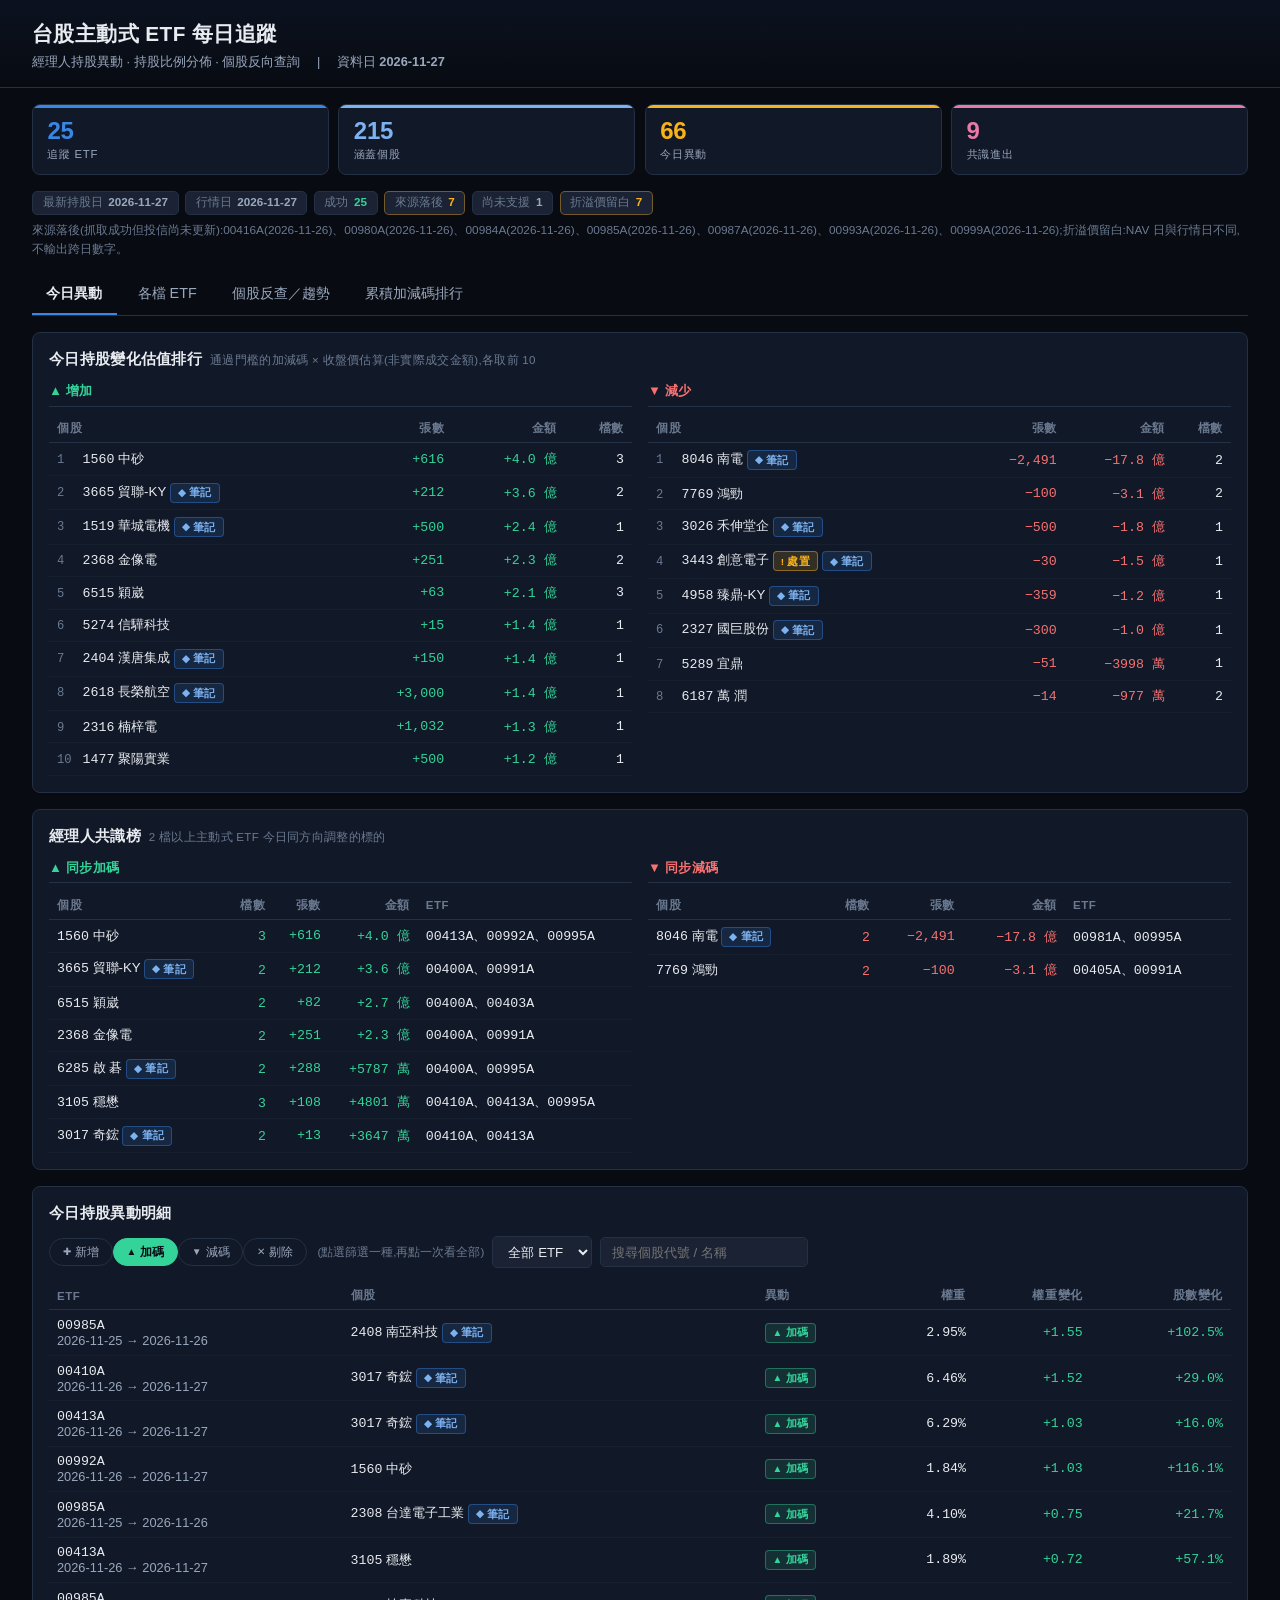
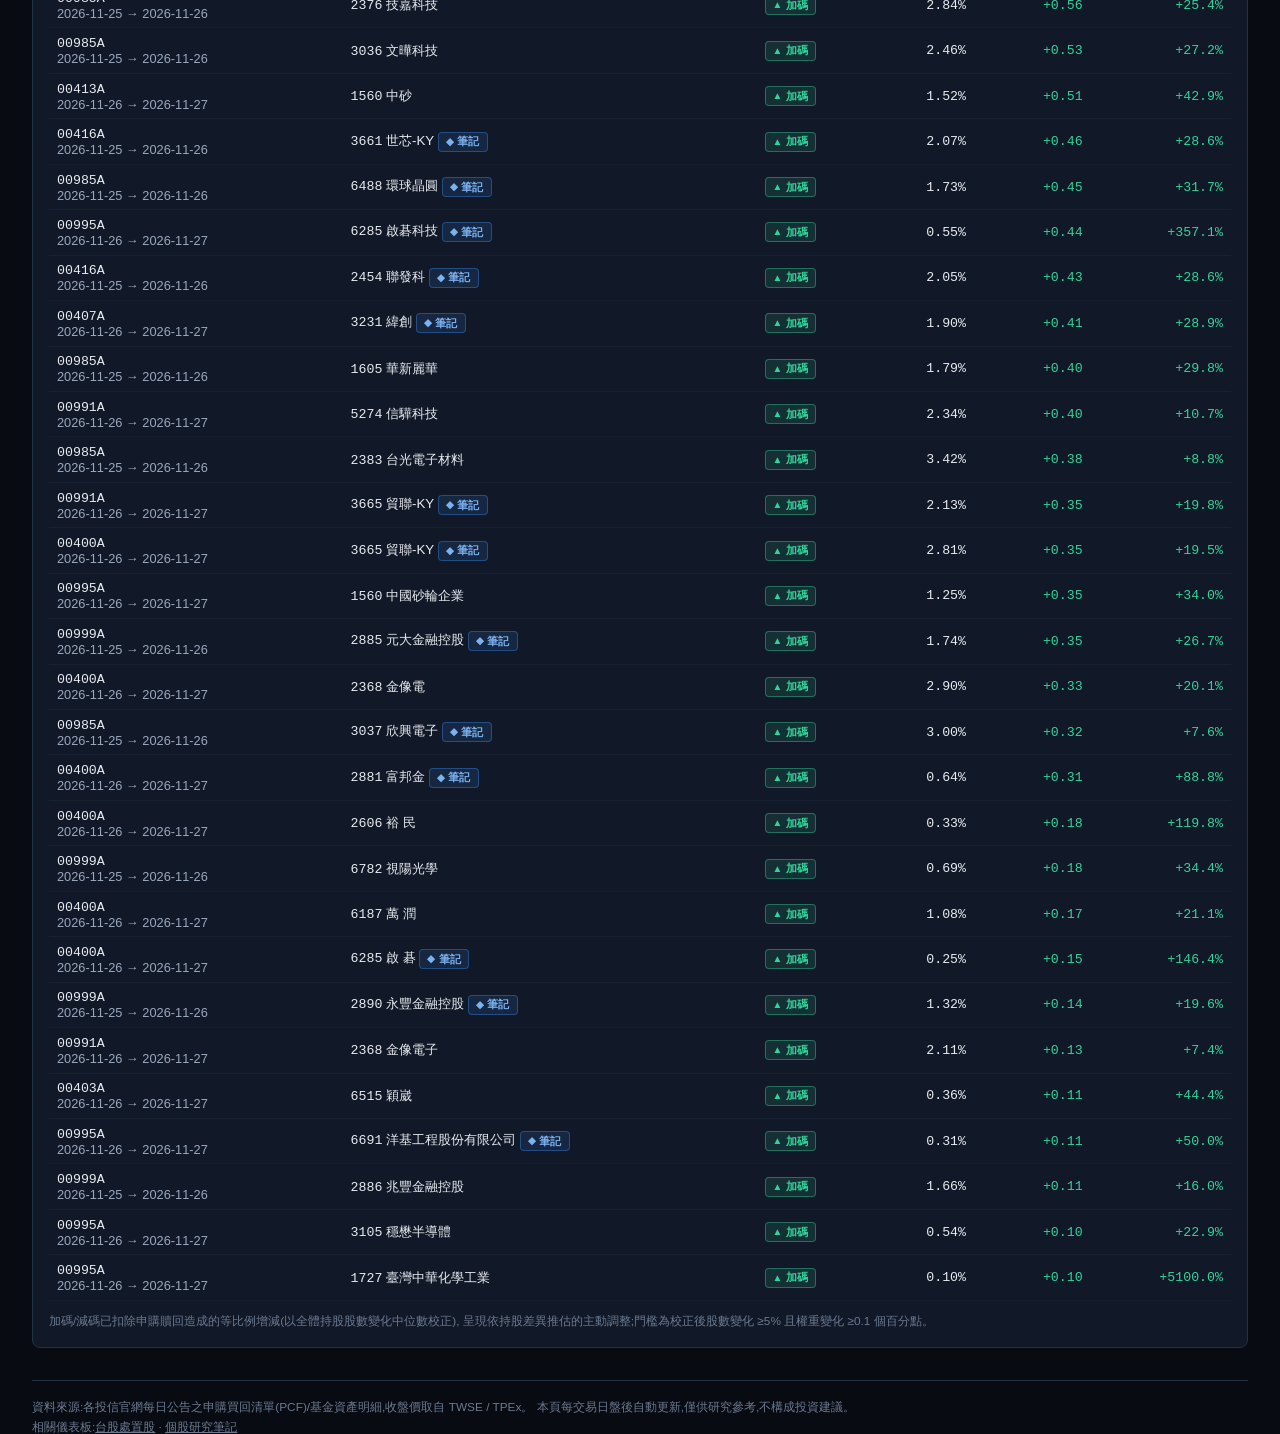
<file: index.html>
<!DOCTYPE html>
<html lang="zh-Hant">
<head>
<meta charset="utf-8">
<meta name="viewport" content="width=device-width,initial-scale=1">
<meta name="build-id" content="1b9329b409ff">
<title>台股主動式ETF追蹤 | Updated 2026-11-27</title>
<!-- AUTO:DATE:2026-11-27 -->
<style>
*,*::before,*::after{box-sizing:border-box}
body{margin:0;background:var(--bg);color:var(--ink);
  font-family:'Inter','Noto Sans TC',sans-serif;font-feature-settings:"tnum" 1}
/* 配色以 dataviz 六項檢查實算過(OKLab ΔE、Machado CVD 模擬、WCAG 對比),
   面板色 #111827 為基準,不是憑眼睛挑的:
   - 三個重點色 blue/amber/magenta 全對(all-pairs CVD ΔE 13.2、常色視覺 19.3)
   - 藍色 sequential ramp 只用對比 >=3:1 的 100-500 階(550 以下在深色面板看不見)
   - 綠↔紅 deutan ΔE 僅 6.5(紅綠色盲的典型弱點),故四種異動 pill 一律配
     ▲▼✚✕ 字符 + 文字,色相絕不單獨承載方向 */
:root{--bg:#080b12;--panel:#111827;--panel-2:#1a2233;--line:#243044;
  --ink:#e8ebf0;--ink-dim:#9aa8bd;--ink-mute:#6b7a91;
  /* 狀態色:綠漲紅跌(站內慣例) */
  --up:#34d399;--up-deep:#059669;--down:#f87171;--down-deep:#dc2626;
  /* 三個重點色 */
  --blue:#3987e5;--blue-lt:#7cb2f0;--amber:#fab219;--magenta:#e879a8;
  /* 權重 bar 的 sequential 藍階(低→高) */
  --seq-lo:#256abf;--seq-hi:#9ec5f4}
a{color:inherit}
.mono{font-family:'JetBrains Mono','SF Mono',ui-monospace,monospace}
.wrap{max-width:78rem;margin:0 auto;padding:0 1rem}
header{border-bottom:1px solid var(--line);padding:1.25rem 0 1rem;
  background:linear-gradient(180deg,rgba(59,130,246,.06),transparent)}
h1{margin:0;font-size:1.3rem;letter-spacing:.02em}
.sub{color:var(--ink-dim);font-size:.8rem;margin-top:.35rem}
/* 固定 4 欄:auto-fit 在中等寬度會排成 3+1 落單 */
.kpis{display:grid;grid-template-columns:repeat(4,1fr);gap:.6rem;margin:1rem 0}
@media(max-width:640px){.kpis{grid-template-columns:repeat(2,1fr)}}
/* 每塊各自的重點色只上在頂條與數字;標籤文字一律用 ink token 不染色。
   四塊的識別靠文字標籤,顏色是強調不是識別通道——所以不受類別色 CVD 門檻約束,
   但仍只用實算通過的三個重點色(藍/琥珀/洋紅),避免與漲跌綠紅混淆。 */
.kpi{position:relative;background:var(--panel);border:1px solid var(--line);
  border-radius:8px;padding:.8rem .9rem .75rem;overflow:hidden}
.kpi::before{content:'';position:absolute;inset:0 0 auto 0;height:3px;
  background:var(--accent,var(--blue))}
.kpi .n{font-size:1.5rem;font-weight:700;color:var(--accent,var(--ink));
  line-height:1.15;letter-spacing:-.01em}
.kpi .l{color:var(--ink-dim);font-size:.71rem;letter-spacing:.06em;margin-top:.1rem}
.k-etf{--accent:var(--blue)}
.k-stock{--accent:var(--blue-lt)}
.k-move{--accent:var(--amber)}
.k-cons{--accent:var(--magenta)}
/* 今日無異動時不該用亮色喊「0」——沒事發生就該安靜下來 */
.kpi.zero .n{color:var(--ink-mute)}
.kpi.zero::before{background:var(--line)}
nav{display:flex;gap:.4rem;margin:1rem 0;border-bottom:1px solid var(--line);flex-wrap:wrap}
nav button{background:none;border:none;color:var(--ink-dim);padding:.6rem .9rem;
  font:inherit;font-size:.9rem;cursor:pointer;border-bottom:2px solid transparent}
nav button.on{color:var(--ink);border-bottom-color:var(--blue);font-weight:600}
.panel{background:var(--panel);border:1px solid var(--line);border-radius:8px;
  padding:1rem;margin-bottom:1rem}
.panel h2{margin:0 0 .75rem;font-size:.95rem;letter-spacing:.02em}
.panel h2 .hint{color:var(--ink-mute);font-size:.72rem;font-weight:400;margin-left:.5rem}
table{width:100%;border-collapse:collapse;font-size:.83rem}
th{text-align:left;color:var(--ink-mute);font-weight:600;font-size:.72rem;
  letter-spacing:.05em;padding:.4rem .5rem;border-bottom:1px solid var(--line);
  white-space:nowrap}
td{padding:.42rem .5rem;border-bottom:1px solid rgba(31,41,55,.5);white-space:nowrap}
tr:hover td{background:rgba(148,163,184,.04)}
.num{text-align:right}
.up{color:var(--up)}.down{color:var(--down)}
.pill{display:inline-flex;align-items:center;gap:3px;padding:1.5px 7px;font-size:.69rem;
  font-weight:600;border-radius:4px;letter-spacing:.03em;white-space:nowrap}
.pill .g{font-size:.62rem;line-height:1}
/* 方向用色相(綠漲紅跌)、強度用實心/淡底:進出場實心,加減碼淡底。
   色相對紅綠色盲不可靠,所以 ▲▼✚✕ 字符是必要的第二通道,不是裝飾。 */
.p-add{background:var(--up-deep);color:#eafff6;border:1px solid var(--up)}
.p-inc{background:rgba(52,211,153,.13);color:var(--up);border:1px solid rgba(52,211,153,.4)}
.p-rem{background:var(--down-deep);color:#fff1f1;border:1px solid var(--down)}
.p-dec{background:rgba(248,113,113,.13);color:var(--down);border:1px solid rgba(248,113,113,.4)}
.p-dispo{background:rgba(250,178,25,.15);color:var(--amber);border:1px solid rgba(250,178,25,.45)}
.p-stale{background:rgba(250,178,25,.12);color:var(--amber);border:1px solid rgba(250,178,25,.3)}
.p-note{background:rgba(57,135,229,.14);color:var(--blue-lt);border:1px solid rgba(57,135,229,.4)}
.p-gray{background:rgba(154,168,189,.1);color:var(--ink-dim);border:1px solid rgba(154,168,189,.22)}
.controls{display:flex;gap:.5rem;flex-wrap:wrap;align-items:center;margin-bottom:.85rem}
input,select{background:var(--panel-2);border:1px solid var(--line);color:var(--ink);
  border-radius:5px;padding:.4rem .7rem;font:inherit;font-size:.83rem}
/* 中文 placeholder 用 size 屬性算出來的寬度會不夠(size 以英數字寬為準),
   一律改用 min-width,否則「搜尋個股代號/名稱」會貼齊邊框甚至被裁掉。 */
#evQ{min-width:13rem}
#lookupQ{min-width:22rem}
@media(max-width:640px){#evQ,#lookupQ{min-width:100%}}
input:focus,select:focus{outline:none;border-color:var(--blue)}
/* 篩選 chip 是「單選」:點另一個就換過去,再點同一個取消回到全部。
   選取態要一眼看得出來,故未選為描邊、選取為實心底色,並各自帶事件類型的顏色
   (新增/加碼綠、減碼/剔除紅),與異動 pill 同一套視覺語言。 */
.chip{background:transparent;border:1px solid var(--line);color:var(--ink-dim);
  border-radius:99px;padding:.28rem .8rem;font-size:.76rem;cursor:pointer;
  display:inline-flex;align-items:center;gap:4px;user-select:none;
  transition:background .12s,color .12s,border-color .12s}
.chip .g{font-size:.62rem;line-height:1}
.chip:hover{border-color:var(--c,var(--blue));color:var(--ink)}
.chip.on{background:var(--c,var(--blue));border-color:var(--c,var(--blue));
  color:#0a0e17;font-weight:700}
.chip[data-t="ADD"],.chip[data-t="INCREASE"]{--c:var(--up)}
.chip[data-t="REMOVE"],.chip[data-t="DECREASE"]{--c:var(--down)}
.chip-hint{color:var(--ink-mute);font-size:.72rem;margin-left:.15rem}
/* 視覺隱藏但螢幕閱讀器讀得到:只用 placeholder 沒有真正的 label,輸入後
   placeholder 消失,使用者(尤其螢幕閱讀器)無法得知欄位用途或已填的內容 */
.sr-only{position:absolute;width:1px;height:1px;padding:0;margin:-1px;
  overflow:hidden;clip:rect(0,0,0,0);white-space:nowrap;border:0}
/* 資料健康列:status=ok 只代表抓取成功,不代表資料最新,必須讓人看得出差別 */
.health{display:flex;flex-wrap:wrap;gap:.4rem;margin:.2rem 0 .1rem}
.hb{background:var(--panel-2);border:1px solid var(--line);border-radius:5px;
  padding:.22rem .6rem;font-size:.73rem;color:var(--ink-mute)}
.hb b{color:var(--ink-dim);font-weight:700;margin-left:.15rem}
.hb.ok b{color:var(--up)}
.hb.warn{border-color:rgba(250,178,25,.4)}.hb.warn b{color:var(--amber)}
/* 排行名次:併在個股欄前面,不另闢一欄 */
.rank{display:inline-block;min-width:1.6rem;color:var(--ink-mute);font-size:.76rem}
/* 加碼/減碼左右並置。手機一欄寬度不夠放兩張表,改上下堆疊。 */
.cols{display:grid;grid-template-columns:1fr 1fr;gap:1rem}
@media(max-width:860px){.cols{grid-template-columns:1fr;gap:1.2rem}}
.colh{margin:0 0 .5rem;font-size:.82rem;font-weight:700;letter-spacing:.02em;
  padding-bottom:.35rem;border-bottom:1px solid var(--line)}
.colh.up{color:var(--up)}.colh.down{color:var(--down)}
.etf-grid{display:grid;grid-template-columns:repeat(auto-fill,minmax(340px,1fr));gap:.85rem}
.etf-card{background:var(--panel);border:1px solid var(--line);border-radius:8px;padding:.9rem}
.etf-card h3{margin:0 0 .15rem;font-size:.92rem}
.etf-meta{display:grid;grid-template-columns:repeat(2,1fr);gap:.3rem .8rem;
  margin:.6rem 0;font-size:.76rem;color:var(--ink-dim)}
.etf-meta b{color:var(--ink);font-weight:600}
.bar-row{display:flex;align-items:center;gap:.5rem;margin:.22rem 0;font-size:.76rem}
.bar-row .nm{width:5.5rem;overflow:hidden;text-overflow:ellipsis;white-space:nowrap}
.bar-track{flex:1;height:10px;background:rgba(154,168,189,.09);border-radius:2px;
  overflow:hidden;position:relative}
/* span 預設 display:inline,寬高與背景都不會生效,必須 block。
   顏色是 sequential(權重越大越亮),不是按名次配色——名次配色會讓同一檔股票
   在不同 ETF 卡片上換色。資料端末圓角 4px 是 dataviz 的 mark spec。 */
.bar-fill{display:block;height:100%;border-radius:0 4px 4px 0;
  background:var(--c,var(--blue))}
/* 今日有異動的持股,在 bar 末端加一道方向色記號(色相+位置雙通道) */
.bar-row.moved .bar-track::after{content:'';position:absolute;top:0;bottom:0;right:0;
  width:3px;background:var(--mv)}
.bar-row.up{--mv:var(--up)}.bar-row.down{--mv:var(--down)}
.bar-row .pc{width:3.2rem;text-align:right;color:var(--ink-dim)}
.bar-row.moved .pc{color:var(--mv);font-weight:600}
details summary{cursor:pointer;color:var(--ink-dim);font-size:.78rem;margin-top:.6rem}
.empty{color:var(--ink-mute);font-size:.83rem;padding:1rem 0;text-align:center}
.note{color:var(--ink-mute);font-size:.74rem;line-height:1.6}
footer{border-top:1px solid var(--line);margin-top:2rem;padding:1rem 0 2rem;
  color:var(--ink-mute);font-size:.74rem;line-height:1.7}
.visits{display:flex;justify-content:center;gap:1.2rem;margin-top:1rem;
  padding-top:.9rem;border-top:1px solid var(--line);
  font-family:'JetBrains Mono','SF Mono',ui-monospace,monospace;
  font-size:.72rem;color:var(--ink-mute)}
.visits b{color:var(--ink-dim);font-weight:700}
.scroll{overflow-x:auto}
@media(max-width:640px){.etf-grid{grid-template-columns:1fr}}

/* ---------- 手機版:.rt 的表格轉成卡片 ----------
   窄螢幕下橫向捲動的表格很難用:關鍵欄位(張數/金額)被推到畫面外,而且只要有
   一欄會換行(例如共識榜的 ETF 清單),整列就被撐得極高、中間全是空白。
   這裡把每一列改成一張卡片,欄位標籤取自 td 的 data-l,一份 HTML 兩種版型。 */
@media(max-width:640px){
  .rt{overflow-x:visible}
  .rt table,.rt tbody,.rt tr,.rt td{display:block;width:auto}
  .rt thead{display:none}
  .rt tr{border:1px solid var(--line);border-radius:8px;
    padding:.6rem .7rem;margin-bottom:.5rem;background:var(--panel-2)}
  .rt tr:hover td{background:none}
  .rt td{border:0;padding:.2rem 0;white-space:normal;text-align:left;
    display:flex;justify-content:space-between;align-items:center;gap:.9rem}
  .rt td::before{content:attr(data-l);color:var(--ink-mute);font-size:.72rem;
    flex:none}
  /* 第一欄(個股或 ETF)當卡片標題:不顯示標籤、獨佔一行 */
  .rt td:first-child{display:block;font-size:.92rem;font-weight:600;
    padding-bottom:.4rem;margin-bottom:.35rem;border-bottom:1px solid var(--line)}
  .rt td:first-child::before{content:none}
  .rt td.num.mono:not(:first-child){font-variant-numeric:tabular-nums}
  /* 值為「—」的欄位在卡片上只是雜訊(個股反查每張卡都會多一行空的近期異動) */
  .rt td.na{display:none}
  /* ETF 清單是多個 span + 頓號,在 flex + space-between 下每個都成了獨立項目,
     會被平均拉開。改成標籤獨立一行、代號在下方自然靠左排。 */
  .rt td.etflist{display:block}
  .rt td.etflist::before{display:block;margin-bottom:.25rem}
}

/* Extend the existing research dashboard: amber cumulative line, blue holdings,
   explicit signed green/red flows; no extra fonts or network dependencies. */
.trend-controls{display:flex;align-items:center;gap:.6rem;flex-wrap:wrap;margin-bottom:.7rem}
.trend-controls label{color:var(--ink-dim);font-size:.8rem}
.trend-controls button,.trend-link{font:inherit;color:var(--blue-lt);background:transparent;border:1px solid var(--line);border-radius:5px;padding:.35rem .6rem;cursor:pointer}
.trend-controls button:hover,.trend-link:hover{background:var(--panel-2);border-color:var(--blue)}
button:focus-visible,.trend-point:focus-visible{outline:2px solid var(--amber);outline-offset:3px}
.trend-point{cursor:crosshair}.trend-point:focus{stroke:var(--amber);stroke-width:1}
.trend-chart{display:block;width:100%;height:auto;min-height:150px;overflow:visible}
.trend-chart text{fill:var(--ink-dim);font-size:12px;font-family:inherit}
.trend-grid{stroke:var(--line);stroke-width:1}
.trend-metrics{display:grid;grid-template-columns:repeat(4,minmax(0,1fr));gap:1rem;border-block:1px solid var(--line);padding:.9rem 0;margin:.7rem 0}
.trend-metrics span{display:block;color:var(--ink-dim);font-size:.76rem;margin-bottom:.35rem}
.trend-metrics strong{font-size:1.15rem;font-variant-numeric:tabular-nums}.trend-metrics small{margin-left:.3rem;color:var(--ink-dim)}
.trend-figure{margin:1rem 0 1.4rem}.trend-figure figcaption{font-size:.83rem;color:var(--ink-dim);margin-bottom:.3rem}
#trendCoverage{border-left:3px solid var(--amber);padding:.5rem .8rem;background:var(--panel-2);color:var(--ink-dim)}
#trendCandidates{display:flex;flex-wrap:wrap;gap:.3rem;margin:.4rem 0}
#trendPanel h3{font-size:.9rem}#trendRankNote{margin-bottom:.8rem;color:var(--ink-dim)}
[hidden]{display:none!important}
@media(max-width:640px){.trend-metrics{grid-template-columns:repeat(2,minmax(0,1fr));gap:.8rem}.trend-controls input{width:100%;min-width:0}.trend-chart{min-height:130px}.trend-metrics strong{font-size:1rem}.trend-controls{align-items:stretch}.trend-controls label{width:100%}}
@media(prefers-reduced-motion:reduce){*{scroll-behavior:auto!important;transition:none!important}}
</style>
</head>
<body>
<header><div class="wrap">
  <h1>台股主動式 ETF 每日追蹤</h1>
  <div class="sub">經理人持股異動 · 持股比例分佈 · 個股反向查詢 　|　 資料日 <b>2026-11-27</b></div>
</div></header>

<div class="wrap">
  <div class="kpis">
    <div class="kpi k-etf"><div class="n">25</div><div class="l">追蹤 ETF</div></div>
    <div class="kpi k-stock"><div class="n">215</div><div class="l">涵蓋個股</div></div>
    <div class="kpi k-move"><div class="n">66</div><div class="l">今日異動</div></div>
    <div class="kpi k-cons"><div class="n">9</div><div class="l">共識進出</div></div>
  </div>
  <div class="health"><span class="hb">最新持股日 <b>2026-11-27</b></span><span class="hb">行情日 <b>2026-11-27</b></span><span class="hb ok">成功 <b>25</b></span><span class="hb warn">來源落後 <b>7</b></span><span class="hb">尚未支援 <b>1</b></span><span class="hb warn">折溢價留白 <b>7</b></span></div><div class="note" style="margin-top:.4rem">來源落後(抓取成功但投信尚未更新):00416A(2026-11-26)、00980A(2026-11-26)、00984A(2026-11-26)、00985A(2026-11-26)、00987A(2026-11-26)、00993A(2026-11-26)、00999A(2026-11-26);折溢價留白:NAV 日與行情日不同,不輸出跨日數字。</div>

  <nav>
    <button class="on">今日異動</button>
    <button>各檔 ETF</button>
    <button>個股反查／趨勢</button>
    <button>累積加減碼排行</button>
  </nav>

  <section>
    <div class="panel">
      <h2>今日持股變化估值排行<span class="hint">通過門檻的加減碼 × 收盤價估算(非實際成交金額),各取前 10</span></h2>
      <div class="cols">
        <div><h3 class="colh up">▲ 增加</h3><div id="flowUp"></div></div>
        <div><h3 class="colh down">▼ 減少</h3><div id="flowDown"></div></div>
      </div>
    </div>
    <div class="panel">
      <h2>經理人共識榜<span class="hint">2 檔以上主動式 ETF 今日同方向調整的標的</span></h2>
      <div class="cols">
        <div><h3 class="colh up">▲ 同步加碼</h3><div id="consUp"></div></div>
        <div><h3 class="colh down">▼ 同步減碼</h3><div id="consDown"></div></div>
      </div>
    </div>
    <div class="panel">
      <h2>今日持股異動明細</h2>
      <div class="controls">
        <span id="typeChips"><button type="button" class="chip" data-t="ADD" aria-pressed="false"><span class="g">✚</span>新增</button><button type="button" class="chip on" data-t="INCREASE" aria-pressed="true"><span class="g">▲</span>加碼</button><button type="button" class="chip" data-t="DECREASE" aria-pressed="false"><span class="g">▼</span>減碼</button><button type="button" class="chip" data-t="REMOVE" aria-pressed="false"><span class="g">✕</span>剔除</button></span><span class="chip-hint">(點選篩選一種,再點一次看全部)</span>
        <label for="etfSel" class="sr-only">篩選 ETF</label>
        <select id="etfSel"><option value="">全部 ETF</option><option value="00400A">00400A</option><option value="00401A">00401A</option><option value="00403A">00403A</option><option value="00404A">00404A</option><option value="00405A">00405A</option><option value="00406A">00406A</option><option value="00407A">00407A</option><option value="00408A">00408A</option><option value="00410A">00410A</option><option value="00413A">00413A</option><option value="00415A">00415A</option><option value="00416A">00416A</option><option value="00418A">00418A</option><option value="00980A">00980A</option><option value="00981A">00981A</option><option value="00982A">00982A</option><option value="00984A">00984A</option><option value="00985A">00985A</option><option value="00987A">00987A</option><option value="00991A">00991A</option><option value="00992A">00992A</option><option value="00993A">00993A</option><option value="00994A">00994A</option><option value="00995A">00995A</option><option value="00999A">00999A</option></select>
        <label for="evQ" class="sr-only">搜尋個股代號或名稱</label>
        <input id="evQ" placeholder="搜尋個股代號 / 名稱">
      </div>
      <div id="events"></div>
      <div class="note" style="margin-top:.7rem">
        加碼/減碼已扣除申購贖回造成的等比例增減(以全體持股股數變化中位數校正),
        呈現依持股差異推估的主動調整;門檻為校正後股數變化 ≥5% 且權重變化 ≥0.1 個百分點。
      </div>
    </div>
  </section>

  <section style="display:none">
    <div id="etfs"></div>
  </section>

  <section style="display:none">
    <div class="panel">
      <h2>個股反向查詢<span class="hint">查某檔股票被哪些主動式 ETF 持有、各佔多少</span></h2>
      <div class="controls"><label for="lookupQ" class="sr-only">輸入股票代號或名稱查詢</label>
        <input id="lookupQ" placeholder="輸入股票代號或名稱,如 2330 或 台積電"></div>
      <div id="lookup"></div>
    </div>
    <div class="panel" id="trendPanel">
  <h2>個股累積加減碼趨勢 <span class="hint">完整持股差異估算，包含未達重大異動門檻的調整</span></h2>
  <div class="trend-controls">
    <label for="trendStock">股票代號或名稱</label><input id="trendStock" autocomplete="off" placeholder="2330 台積電；也可查已出清股票">
    <label for="trendWindow">比較期間</label><select id="trendWindow"><option value="5">近 5 日</option><option value="20" selected>近 20 日</option><option value="60">近 60 日</option><option value="all">全部可用歷史</option></select>
    <button type="button" id="trendExport">匯出區間明細 CSV</button>
  </div>
  <div id="trendCandidates" aria-live="polite"></div>
  <h3 id="trendStockName"></h3><p class="note" id="trendPeriod"></p>
  <div id="trendEmpty" class="empty" hidden></div>
  <div id="trendBody">
    <div id="trendMetrics"></div><p class="note" id="trendCoverage"></p>
    <figure class="trend-figure"><figcaption>每日淨調整估算｜綠 ▲ 增持、紅 ▼ 減持</figcaption><div id="trendDaily"></div></figure>
    <figure class="trend-figure"><figcaption>期間累積淨調整估算｜區間起點歸零</figcaption><div id="trendCumulative"></div></figure>
    <figure class="trend-figure"><figcaption>固定可比樣本的持股總量｜含申購贖回規模變化</figcaption><div id="trendHoldings"></div></figure>
    <details><summary>每日數據與持有 ETF 家數</summary><div id="trendDailyData"></div></details>
    <h3>逐 ETF 的區間貢獻</h3><div id="trendContributions"></div>
    <div class="trend-controls" style="margin-top:1rem"><label for="trendDay">點圖表或選日期查看明細</label><select id="trendDay"></select></div>
    <div id="trendBreakdown"></div>
  </div>
  <p class="note">校正採共同持股股數比率的中位數，屬持股端點的變化分解，不是實際成交紀錄。缺資料不補零；疑似公司行動的區間會排除，尚未接完整公司行動調整資料。歷史不足時不提供完整區間估算。</p>
</div>

    <div class="panel">
      <h2>共識持股排行<span class="hint">被最多檔主動式 ETF 同時持有的個股 Top 30</span></h2>
      <div id="ranking"></div>
    </div>
  </section>

  <section style="display:none">
    <div class="panel">
      <h2>累積加減碼排行<span class="hint">固定樣本的淨調整估算；點個股看趨勢</span></h2>
      <div class="trend-controls"><label for="trendRankWindow">比較期間</label>
        <select id="trendRankWindow"><option value="5">近 5 日</option><option value="20" selected>近 20 日</option><option value="60">近 60 日</option><option value="all">全部可用歷史</option></select>
        <label for="trendSort">排序</label><select id="trendSort"><option value="net">淨調整張數</option><option value="breadth">同方向 ETF 家數</option></select>
        <label for="trendDirection">方向</label><select id="trendDirection"><option value="buy">淨增持</option><option value="sell">淨減持</option></select>
      </div><p id="trendRankNote" class="note"></p><div id="trendRankTable"></div>
      <p class="note">5 日與 20 日可能使用不同固定樣本，兩欄不可直接相減推算中間期間；請點個股檢查可比家數。</p>
    </div>
  </section>

  <footer>
    資料來源:各投信官網每日公告之申購買回清單(PCF)/基金資產明細,收盤價取自 TWSE / TPEx。
    本頁每交易日盤後自動更新,僅供研究參考,不構成投資建議。<br>
    相關儀表板:<a href="https://nctuwanglin.github.io/twse-disposition/">台股處置股</a> ·
    <a href="https://nctuwanglin.github.io/stock-research-notes/">個股研究筆記</a>
  </footer>
  <div class="visits" id="visits"></div>
</div>
<script>const DATA = {"build_id": "1b9329b409ff", "consensus": {"decrease": [{"code": "7769", "etfs": ["00405A", "00991A"], "from_date": "2026-11-26", "name": "鴻勁", "shares_delta": -100000.0, "to_date": "2026-11-27"}, {"code": "8046", "etfs": ["00981A", "00995A"], "from_date": "2026-11-26", "name": "南電", "shares_delta": -2491000, "to_date": "2026-11-27"}], "increase": [{"code": "1560", "etfs": ["00413A", "00992A", "00995A"], "from_date": "2026-11-26", "name": "中砂", "shares_delta": 616000, "to_date": "2026-11-27"}, {"code": "2368", "etfs": ["00400A", "00991A"], "from_date": "2026-11-26", "name": "金像電", "shares_delta": 250605, "to_date": "2026-11-27"}, {"code": "3017", "etfs": ["00410A", "00413A"], "from_date": "2026-11-26", "name": "奇鋐", "shares_delta": 13000, "to_date": "2026-11-27"}, {"code": "3105", "etfs": ["00410A", "00413A", "00995A"], "from_date": "2026-11-26", "name": "穩懋", "shares_delta": 108000, "to_date": "2026-11-27"}, {"code": "3665", "etfs": ["00400A", "00991A"], "from_date": "2026-11-26", "name": "貿聯-KY", "shares_delta": 211899, "to_date": "2026-11-27"}, {"code": "6285", "etfs": ["00400A", "00995A"], "from_date": "2026-11-26", "name": "啟  碁", "shares_delta": 287924, "to_date": "2026-11-27"}, {"code": "6515", "etfs": ["00400A", "00403A"], "from_date": "2026-11-26", "name": "穎崴", "shares_delta": 81546, "to_date": "2026-11-27"}]}, "crosslinks": {"dispo": ["1569", "2305", "3081", "3162", "3259", "3287", "3354", "3363", "3443", "3491", "3532", "3593", "3653", "3693", "4526", "4577", "4716", "4927", "6451", "6456", "6538", "6697", "6715", "7584", "7827", "7856", "8021", "8042", "8996"], "notes": {"1503": "https://nctuwanglin.github.io/stock-research-notes/1503-shihlin-electric.html", "1513": "https://nctuwanglin.github.io/stock-research-notes/1513-chunghsin-electric.html", "1514": "https://nctuwanglin.github.io/stock-research-notes/1514-allis-electric.html", "1519": "https://nctuwanglin.github.io/stock-research-notes/1519-fortune-electric.html", "2301": "https://nctuwanglin.github.io/stock-research-notes/2301-liteon.html", "2303": "https://nctuwanglin.github.io/stock-research-notes/2303-umc.html", "2308": "https://nctuwanglin.github.io/stock-research-notes/2308-delta.html", "2313": "https://nctuwanglin.github.io/stock-research-notes/2313-unitech.html", "2317": "https://nctuwanglin.github.io/stock-research-notes/2317-honhai.html", "2324": "https://nctuwanglin.github.io/stock-research-notes/2324-compal.html", "2327": "https://nctuwanglin.github.io/stock-research-notes/2327-yageo.html", "2330": "https://nctuwanglin.github.io/stock-research-notes/2330-tsmc.html", "2337": "https://nctuwanglin.github.io/stock-research-notes/2337-macronix.html", "2344": "https://nctuwanglin.github.io/stock-research-notes/2344-winbond.html", "2345": "https://nctuwanglin.github.io/stock-research-notes/2345-accton.html", "2354": "https://nctuwanglin.github.io/stock-research-notes/2354-foxconntech.html", "2374": "https://nctuwanglin.github.io/stock-research-notes/2374-ability.html", "2382": "https://nctuwanglin.github.io/stock-research-notes/2382-quanta.html", "2404": "https://nctuwanglin.github.io/stock-research-notes/2404-uis.html", "2408": "https://nctuwanglin.github.io/stock-research-notes/2408-nanya.html", "2409": "https://nctuwanglin.github.io/stock-research-notes/2409-auo.html", "2449": "https://nctuwanglin.github.io/stock-research-notes/2449-kyec.html", "2454": "https://nctuwanglin.github.io/stock-research-notes/2454-mediatek-event.html", "2481": "https://nctuwanglin.github.io/stock-research-notes/2481-panjit.html", "2492": "https://nctuwanglin.github.io/stock-research-notes/2492-walsin.html", "2610": "https://nctuwanglin.github.io/stock-research-notes/2610-chinaairlines.html", "2618": "https://nctuwanglin.github.io/stock-research-notes/2618-evaair.html", "2634": "https://nctuwanglin.github.io/stock-research-notes/2634-aidc.html", "2646": "https://nctuwanglin.github.io/stock-research-notes/2646-starlux.html", "2881": "https://nctuwanglin.github.io/stock-research-notes/2881-fubon.html", "2882": "https://nctuwanglin.github.io/stock-research-notes/2882-cathay.html", "2883": "https://nctuwanglin.github.io/stock-research-notes/2883-kgi.html", "2885": "https://nctuwanglin.github.io/stock-research-notes/2885-yuanta.html", "2887": "https://nctuwanglin.github.io/stock-research-notes/2887-taishin.html", "2890": "https://nctuwanglin.github.io/stock-research-notes/2890-sinopac.html", "2891": "https://nctuwanglin.github.io/stock-research-notes/2891-ctbc.html", "3008": "https://nctuwanglin.github.io/stock-research-notes/3008-largan.html", "3017": "https://nctuwanglin.github.io/stock-research-notes/3017-avc.html", "3026": "https://nctuwanglin.github.io/stock-research-notes/3026-holystone.html", "3030": "https://nctuwanglin.github.io/stock-research-notes/3030-test-research.html", "3037": "https://nctuwanglin.github.io/stock-research-notes/3037-unimicron.html", "3081": "https://nctuwanglin.github.io/stock-research-notes/3081-unia.html", "3189": "https://nctuwanglin.github.io/stock-research-notes/3189-kinsus.html", "3211": "https://nctuwanglin.github.io/stock-research-notes/3211-simplo.html", "3231": "https://nctuwanglin.github.io/stock-research-notes/3231-wistron.html", "3324": "https://nctuwanglin.github.io/stock-research-notes/3324-auras.html", "3443": "https://nctuwanglin.github.io/stock-research-notes/3443-guc.html", "3481": "https://nctuwanglin.github.io/stock-research-notes/3481-innolux.html", "3491": "https://nctuwanglin.github.io/stock-research-notes/3491-gsat.html", "3532": "https://nctuwanglin.github.io/stock-research-notes/3532-formosasumco.html", "3653": "https://nctuwanglin.github.io/stock-research-notes/3653-chaunchoung.html", "3661": "https://nctuwanglin.github.io/stock-research-notes/3661-alchip.html", "3665": "https://nctuwanglin.github.io/stock-research-notes/3665-bizlink.html", "3675": "https://nctuwanglin.github.io/stock-research-notes/3675-eris.html", "3711": "https://nctuwanglin.github.io/stock-research-notes/3711-ase.html", "4931": "https://nctuwanglin.github.io/stock-research-notes/4931-stl.html", "4958": "https://nctuwanglin.github.io/stock-research-notes/4958-zdt.html", "5347": "https://nctuwanglin.github.io/stock-research-notes/5347-vis.html", "5425": "https://nctuwanglin.github.io/stock-research-notes/5425-tsc.html", "5483": "https://nctuwanglin.github.io/stock-research-notes/5483-sas.html", "5536": "https://nctuwanglin.github.io/stock-research-notes/5536-acter.html", "6139": "https://nctuwanglin.github.io/stock-research-notes/6139-lk.html", "6182": "https://nctuwanglin.github.io/stock-research-notes/6182-waferworks.html", "6196": "https://nctuwanglin.github.io/stock-research-notes/6196-marketech.html", "6239": "https://nctuwanglin.github.io/stock-research-notes/6239-powertech.html", "6285": "https://nctuwanglin.github.io/stock-research-notes/6285-wnc.html", "6442": "https://nctuwanglin.github.io/stock-research-notes/6442-guansheng.html", "6488": "https://nctuwanglin.github.io/stock-research-notes/6488-globalwafers.html", "6691": "https://nctuwanglin.github.io/stock-research-notes/6691-yankey.html", "6757": "https://nctuwanglin.github.io/stock-research-notes/6757-tigerair.html", "6770": "https://nctuwanglin.github.io/stock-research-notes/6770-psmc.html", "6781": "https://nctuwanglin.github.io/stock-research-notes/6781-aes.html", "6805": "https://nctuwanglin.github.io/stock-research-notes/6805-fositek.html", "8027": "https://nctuwanglin.github.io/stock-research-notes/8027-eandr.html", "8033": "https://nctuwanglin.github.io/stock-research-notes/8033-thundertiger.html", "8046": "https://nctuwanglin.github.io/stock-research-notes/8046-nanya-pcb.html", "8150": "https://nctuwanglin.github.io/stock-research-notes/8150-chipmos.html", "8299": "https://nctuwanglin.github.io/stock-research-notes/8299-phison.html"}}, "etfs": {"00400A": {"close": 11.03, "data_date": "2026-11-27", "events": [{"adjusted_shares_delta": 150605, "code": "2368", "common_holdings_count": 50, "daily_comparable": true, "from_date": "2026-11-26", "method": "median-v1", "name": "金像電", "prev_shares": 748120, "prev_weight": 2.57, "quality": "ok", "scale": 0.999615, "shares": 898437, "shares_delta": 150317, "shares_delta_pct": 20.14, "to_date": "2026-11-27", "type": "INCREASE", "weight": 2.9, "weight_delta": 0.33}, {"adjusted_shares_delta": 784186, "code": "2606", "common_holdings_count": 50, "daily_comparable": true, "from_date": "2026-11-26", "method": "median-v1", "name": "裕  民", "prev_shares": 654605, "prev_weight": 0.15, "quality": "ok", "scale": 0.999615, "shares": 1438539, "shares_delta": 783934, "shares_delta_pct": 119.84, "to_date": "2026-11-27", "type": "INCREASE", "weight": 0.33, "weight_delta": 0.18}, {"adjusted_shares_delta": 618000, "code": "2881", "common_holdings_count": 50, "daily_comparable": true, "from_date": "2026-11-26", "method": "median-v1", "name": "富邦金", "prev_shares": 696168, "prev_weight": 0.33, "quality": "ok", "scale": 0.999615, "shares": 1313900, "shares_delta": 617732, "shares_delta_pct": 88.81, "to_date": "2026-11-27", "type": "INCREASE", "weight": 0.64, "weight_delta": 0.31}, {"adjusted_shares_delta": 77899, "code": "3665", "common_holdings_count": 50, "daily_comparable": true, "from_date": "2026-11-26", "method": "median-v1", "name": "貿聯-KY", "prev_shares": 400037, "prev_weight": 2.46, "quality": "ok", "scale": 0.999615, "shares": 477782, "shares_delta": 77745, "shares_delta_pct": 19.48, "to_date": "2026-11-27", "type": "INCREASE", "weight": 2.81, "weight_delta": 0.35}, {"adjusted_shares_delta": 77899, "code": "6187", "common_holdings_count": 50, "daily_comparable": true, "from_date": "2026-11-26", "method": "median-v1", "name": "萬  潤", "prev_shares": 368865, "prev_weight": 0.91, "quality": "ok", "scale": 0.999615, "shares": 446622, "shares_delta": 77757, "shares_delta_pct": 21.13, "to_date": "2026-11-27", "type": "INCREASE", "weight": 1.08, "weight_delta": 0.17}, {"adjusted_shares_delta": 212924, "code": "6285", "common_holdings_count": 50, "daily_comparable": true, "from_date": "2026-11-26", "method": "median-v1", "name": "啟  碁", "prev_shares": 145468, "prev_weight": 0.1, "quality": "ok", "scale": 0.999615, "shares": 358336, "shares_delta": 212868, "shares_delta_pct": 146.43, "to_date": "2026-11-27", "type": "INCREASE", "weight": 0.25, "weight_delta": 0.15}, {"adjusted_shares_delta": 41546, "code": "6515", "common_holdings_count": 50, "daily_comparable": true, "from_date": "2026-11-26", "method": "median-v1", "name": "穎崴", "quality": "ok", "scale": 0.9996150353244018, "shares": 41546, "shares_delta": 41546, "to_date": "2026-11-27", "type": "ADD", "weight": 0.47}], "holders": 147417.0, "holdings": [{"code": "1215", "name": "卜蜂", "shares": 202538, "weight": 0.07}, {"code": "1303", "name": "南亞", "shares": 2009799, "weight": 1.69}, {"code": "1476", "name": "儒鴻", "shares": 67513, "weight": 0.09}, {"code": "1477", "name": "聚  陽", "shares": 347950, "weight": 0.28}, {"code": "2059", "name": "川湖", "shares": 181765, "weight": 4.5}, {"code": "2308", "name": "台達電", "shares": 446622, "weight": 1.75}, {"code": "2313", "name": "華通", "shares": 1106169, "weight": 0.71}, {"code": "2330", "name": "台積電", "shares": 1641076, "weight": 12.46}, {"code": "2345", "name": "智邦", "shares": 259664, "weight": 1.4}, {"code": "2360", "name": "致茂", "shares": 202538, "weight": 0.75}, {"code": "2368", "name": "金像電", "shares": 898437, "weight": 2.9}, {"code": "2383", "name": "台光電", "shares": 467395, "weight": 5.86}, {"code": "2395", "name": "研華", "shares": 15580, "weight": 0.04}, {"code": "2449", "name": "京元電子", "shares": 721866, "weight": 0.46}, {"code": "2454", "name": "聯發科", "shares": 566068, "weight": 7.27}, {"code": "2606", "name": "裕  民", "shares": 1438539, "weight": 0.33}, {"code": "2637", "name": "慧洋-KY", "shares": 285630, "weight": 0.09}, {"code": "2881", "name": "富邦金", "shares": 1313900, "weight": 0.64}, {"code": "2891", "name": "中信金", "shares": 6548726, "weight": 1.57}, {"code": "3017", "name": "奇鋐", "shares": 529715, "weight": 5.2}, {"code": "3023", "name": "信邦", "shares": 898437, "weight": 0.84}, {"code": "3036", "name": "文曄", "shares": 2207144, "weight": 1.33}, {"code": "3037", "name": "欣興", "shares": 1282740, "weight": 2.89}, {"code": "3044", "name": "健鼎", "shares": 2487581, "weight": 4.19}, {"code": "3081", "name": "聯  亞", "shares": 124639, "weight": 0.61}, {"code": "3167", "name": "大  量", "shares": 114252, "weight": 0.24}, {"code": "3231", "name": "緯創", "shares": 1615110, "weight": 0.91}, {"code": "3264", "name": "欣  銓", "shares": 192151, "weight": 0.1}, {"code": "3293", "name": "鈊  象", "shares": 135025, "weight": 0.36}, {"code": "3529", "name": "力旺", "shares": 202538, "weight": 1.32}, {"code": "3533", "name": "Lotes Co Ltd", "shares": 296017, "weight": 1.61}, {"code": "3596", "name": "智  易", "shares": 555681, "weight": 0.27}, {"code": "3653", "name": "健策", "shares": 202538, "weight": 3.49}, {"code": "3661", "name": "世芯-KY", "shares": 233698, "weight": 2.95}, {"code": "3665", "name": "貿聯-KY", "shares": 477782, "weight": 2.81}, {"code": "3702", "name": "大聯大", "shares": 1698203, "weight": 0.47}, {"code": "3711", "name": "日月光投控", "shares": 462202, "weight": 0.83}, {"code": "4958", "name": "臻鼎-KY", "shares": 254471, "weight": 0.31}, {"code": "5274", "name": "信  驊", "shares": 77899, "weight": 2.55}, {"code": "5434", "name": "崇越", "shares": 202538, "weight": 0.3}, {"code": "6121", "name": "新  普", "shares": 176572, "weight": 0.18}, {"code": "6187", "name": "萬  潤", "shares": 446622, "weight": 1.08}, {"code": "6223", "name": "旺矽", "shares": 207731, "weight": 2.85}, {"code": "6271", "name": "同欣電", "shares": 337563, "weight": 0.22}, {"code": "6278", "name": "台表科", "shares": 3541817, "weight": 2.07}, {"code": "6285", "name": "啟  碁", "shares": 358336, "weight": 0.25}, {"code": "6488", "name": "環球晶", "shares": 628387, "weight": 1.12}, {"code": "6515", "name": "穎崴", "shares": 41546, "weight": 0.47}, {"code": "6669", "name": "緯穎", "shares": 20773, "weight": 0.11}, {"code": "7769", "name": "鴻  勁", "shares": 67513, "weight": 0.73}, {"code": "9939", "name": "宏全", "shares": 181765, "weight": 0.08}], "issuer": "國泰", "name": "主動國泰動能高息", "nav": 11.06, "nav_date": "2026-11-27", "premium_note": null, "premium_pct": -0.27, "quote_date": "2026-11-27", "scale": 28717709105.0, "status": "ok"}, "00401A": {"close": 11.0, "data_date": "2026-11-27", "events": [], "holders": null, "holdings": [{"code": "2330", "name": "台灣積體電路製造", "shares": 388000, "weight": 20.34}, {"code": "2454", "name": "聯發科技", "shares": 61700, "weight": 5.46}, {"code": "3711", "name": "日月光", "shares": 286000, "weight": 3.54}, {"code": "2891", "name": "中國信託金融控股", "shares": 1597000, "weight": 2.65}, {"code": "1477", "name": "聚陽實業", "shares": 450600, "weight": 2.55}, {"code": "1476", "name": "儒鴻企業", "shares": 264000, "weight": 2.34}, {"code": "2886", "name": "兆豐金融控股", "shares": 1906000, "weight": 2.16}, {"code": "2303", "name": "聯華電子", "shares": 1003000, "weight": 2.11}, {"code": "2603", "name": "長榮海運", "shares": 348000, "weight": 2.08}, {"code": "6223", "name": "旺矽科技", "shares": 21800, "weight": 2.06}, {"code": "2379", "name": "瑞昱半導體", "shares": 112000, "weight": 2.03}, {"code": "2884", "name": "玉山金融控股", "shares": 2057000, "weight": 2.0}, {"code": "3231", "name": "緯創", "shares": 475000, "weight": 1.85}, {"code": "5904", "name": "寶雅國際", "shares": 1096000, "weight": 1.81}, {"code": "2382", "name": "廣達電腦", "shares": 266000, "weight": 1.78}, {"code": "2881", "name": "富邦金融控股", "shares": 519000, "weight": 1.75}, {"code": "2059", "name": "川湖科技", "shares": 9600, "weight": 1.62}, {"code": "3491", "name": "昇達科技", "shares": 44960, "weight": 1.6}, {"code": "3008", "name": "大立光電", "shares": 15200, "weight": 1.55}, {"code": "2308", "name": "台達電子工業", "shares": 56190, "weight": 1.52}, {"code": "2357", "name": "華碩電腦", "shares": 79000, "weight": 1.52}, {"code": "6669", "name": "緯穎", "shares": 36600, "weight": 1.47}, {"code": "3443", "name": "創意電子", "shares": 12000, "weight": 1.47}, {"code": "8464", "name": "億豐綜合工業", "shares": 163000, "weight": 1.38}, {"code": "2883", "name": "凱基金", "shares": 1786000, "weight": 1.29}, {"code": "2360", "name": "致茂電子", "shares": 47800, "weight": 1.23}, {"code": "2890", "name": "永豐金融控股", "shares": 1443000, "weight": 1.22}, {"code": "2455", "name": "全新光電科技", "shares": 175000, "weight": 1.21}, {"code": "7828", "name": "創新服務", "shares": 39070, "weight": 1.15}, {"code": "6285", "name": "啟碁科技", "shares": 234000, "weight": 1.13}, {"code": "2313", "name": "華通電腦", "shares": 253000, "weight": 1.12}, {"code": "3653", "name": "健策精密工業", "shares": 9300, "weight": 1.09}, {"code": "6187", "name": "萬潤科技", "shares": 61000, "weight": 1.02}, {"code": "5274", "name": "信驊科技", "shares": 4300, "weight": 0.99}, {"code": "5347", "name": "世界先進積體電路", "shares": 318000, "weight": 0.93}, {"code": "2412", "name": "中華電信", "shares": 232000, "weight": 0.92}, {"code": "2882", "name": "國泰金融控股", "shares": 366000, "weight": 0.9}, {"code": "2887", "name": "台新新光金", "shares": 1059000, "weight": 0.88}, {"code": "4958", "name": "臻鼎-KY", "shares": 105000, "weight": 0.88}, {"code": "6531", "name": "愛普", "shares": 69000, "weight": 0.86}, {"code": "6147", "name": "頎邦科技", "shares": 265000, "weight": 0.83}, {"code": "4904", "name": "遠傳電信", "shares": 292000, "weight": 0.73}, {"code": "2383", "name": "台光電子材料", "shares": 8300, "weight": 0.72}, {"code": "6515", "name": "穎崴", "shares": 7600, "weight": 0.6}, {"code": "1303", "name": "南亞塑膠工業", "shares": 95000, "weight": 0.55}, {"code": "2317", "name": "鴻海精密工業", "shares": 94000, "weight": 0.5}, {"code": "7769", "name": "鴻勁", "shares": 6300, "weight": 0.46}, {"code": "7856", "name": "漢測", "shares": 11700, "weight": 0.43}, {"code": "3037", "name": "欣興電子", "shares": 27600, "weight": 0.43}, {"code": "2327", "name": "國巨", "shares": 46000, "weight": 0.38}, {"code": "1216", "name": "統一企業", "shares": 148000, "weight": 0.28}, {"code": "4938", "name": "和碩聯合科技", "shares": 136000, "weight": 0.28}, {"code": "2912", "name": "統一超商", "shares": 48000, "weight": 0.24}, {"code": "3034", "name": "聯詠科技", "shares": 16000, "weight": 0.17}, {"code": "5871", "name": "中租-KY", "shares": 49920, "weight": 0.12}, {"code": "2345", "name": "智邦科技", "shares": 2523, "weight": 0.09}, {"code": "2885", "name": "元大金融控股", "shares": 10040, "weight": 0.02}], "issuer": "摩根", "name": "主動摩根台灣鑫收", "nav": 11.02, "nav_date": "2026-11-27", "premium_note": null, "premium_pct": -0.18, "quote_date": "2026-11-27", "scale": 4152257339.0, "status": "ok"}, "00403A": {"close": 7.85, "data_date": "2026-11-27", "events": [{"adjusted_shares_delta": 40000, "code": "6515", "common_holdings_count": 51, "daily_comparable": true, "from_date": "2026-11-26", "method": "median-v1", "name": "穎崴", "prev_shares": 90000, "prev_weight": 0.25, "quality": "ok", "scale": 1.0, "shares": 130000, "shares_delta": 40000, "shares_delta_pct": 44.44, "to_date": "2026-11-27", "type": "INCREASE", "weight": 0.36, "weight_delta": 0.11}], "holders": 816282.0, "holdings": [{"code": "2330", "name": "台積電", "shares": 8750000, "weight": 16.04}, {"code": "3017", "name": "奇鋐", "shares": 2780000, "weight": 6.56}, {"code": "2454", "name": "聯發科", "shares": 1950000, "weight": 6.04}, {"code": "3653", "name": "健策", "shares": 1030000, "weight": 4.23}, {"code": "3037", "name": "欣興", "shares": 7200000, "weight": 3.91}, {"code": "2383", "name": "台光電", "shares": 1200000, "weight": 3.64}, {"code": "3443", "name": "創意", "shares": 800000, "weight": 3.43}, {"code": "6223", "name": "旺矽", "shares": 930000, "weight": 3.07}, {"code": "1303", "name": "南亞", "shares": 15100000, "weight": 3.06}, {"code": "6669", "name": "緯穎", "shares": 1910956, "weight": 2.68}, {"code": "2327", "name": "國巨*", "shares": 8800000, "weight": 2.55}, {"code": "3665", "name": "貿聯-KY", "shares": 1460000, "weight": 2.06}, {"code": "2308", "name": "台達電", "shares": 2170000, "weight": 2.05}, {"code": "3711", "name": "日月光投控", "shares": 4600000, "weight": 1.99}, {"code": "3189", "name": "景碩", "shares": 4200000, "weight": 1.87}, {"code": "8046", "name": "南電", "shares": 3010000, "weight": 1.81}, {"code": "2345", "name": "智邦", "shares": 1260000, "weight": 1.65}, {"code": "8996", "name": "高力", "shares": 1880000, "weight": 1.46}, {"code": "5274", "name": "信驊", "shares": 180500, "weight": 1.46}, {"code": "3008", "name": "大立光", "shares": 375000, "weight": 1.34}, {"code": "2368", "name": "金像電", "shares": 1120000, "weight": 0.88}, {"code": "2408", "name": "南亞科", "shares": 2800000, "weight": 0.73}, {"code": "3661", "name": "世芯-KY", "shares": 210000, "weight": 0.64}, {"code": "2449", "name": "京元電子", "shares": 4000000, "weight": 0.62}, {"code": "2317", "name": "鴻海", "shares": 3200000, "weight": 0.59}, {"code": "2882", "name": "國泰金", "shares": 6800000, "weight": 0.58}, {"code": "6805", "name": "富世達", "shares": 370000, "weight": 0.5}, {"code": "1560", "name": "中砂", "shares": 800000, "weight": 0.44}, {"code": "2059", "name": "川湖", "shares": 75000, "weight": 0.44}, {"code": "6515", "name": "穎崴", "shares": 130000, "weight": 0.36}, {"code": "2313", "name": "華通", "shares": 2000000, "weight": 0.31}, {"code": "3450", "name": "聯鈞", "shares": 1000000, "weight": 0.24}, {"code": "3044", "name": "健鼎", "shares": 450000, "weight": 0.18}, {"code": "6442", "name": "光聖", "shares": 230000, "weight": 0.18}, {"code": "2891", "name": "中信金", "shares": 3000000, "weight": 0.17}, {"code": "2360", "name": "致茂", "shares": 120000, "weight": 0.11}, {"code": "2883", "name": "凱基金", "shares": 4000000, "weight": 0.1}, {"code": "6488", "name": "環球晶", "shares": 240000, "weight": 0.1}, {"code": "2379", "name": "瑞昱", "shares": 100000, "weight": 0.06}, {"code": "6285", "name": "啟碁", "shares": 350000, "weight": 0.06}, {"code": "2455", "name": "全新", "shares": 200000, "weight": 0.05}, {"code": "1717", "name": "長興", "shares": 900000, "weight": 0.04}, {"code": "3264", "name": "欣銓", "shares": 1000, "weight": 0.0}, {"code": "8358", "name": "金居", "shares": 1000, "weight": 0.0}, {"code": "8299", "name": "群聯", "shares": 1000, "weight": 0.0}, {"code": "6196", "name": "帆宣", "shares": 1000, "weight": 0.0}, {"code": "6239", "name": "力成", "shares": 1000, "weight": 0.0}, {"code": "2049", "name": "上銀", "shares": 1000, "weight": 0.0}, {"code": "2303", "name": "聯電", "shares": 1000, "weight": 0.0}, {"code": "2301", "name": "光寶科", "shares": 1000, "weight": 0.0}, {"code": "2481", "name": "強茂", "shares": 1000, "weight": 0.0}], "issuer": "統一", "name": "主動統一升級50", "nav": 7.89, "nav_date": "2026-11-27", "premium_note": null, "premium_pct": -0.51, "quote_date": "2026-11-27", "scale": 118886827627.0, "status": "ok"}, "00404A": {"close": 7.69, "data_date": "2026-11-27", "events": [], "holders": null, "holdings": [{"code": "3014", "name": "聯陽半導體股份有限公司", "shares": 320000, "weight": 1.169413323}, {"code": "2851", "name": "中央再保險股份有限公司", "shares": 833000, "weight": 1.007754015}, {"code": "2301", "name": "光寶科技", "shares": 82000, "weight": 0.472451235}, {"code": "5434", "name": "崇越科技股份有限公司", "shares": 131000, "weight": 1.654316099}, {"code": "6957", "name": "裕慶金屬股份有限公司", "shares": 6000, "weight": 0.069492858}, {"code": "2330", "name": "台灣積體電路製造", "shares": 356000, "weight": 22.87193276}, {"code": "2383", "name": "台光電子材料", "shares": 26000, "weight": 2.762326381}, {"code": "8081", "name": "致新科技", "shares": 119000, "weight": 0.787335223}, {"code": "2347", "name": "聯強國際", "shares": 733000, "weight": 1.568328265}, {"code": "2317", "name": "鴻海精密工業", "shares": 71000, "weight": 0.458246163}, {"code": "2637", "name": "慧洋海運股份有限公司", "shares": 403000, "weight": 1.045163158}, {"code": "2887", "name": "台新新光金融控股股份有限公司", "shares": 1643150, "weight": 1.680362806}, {"code": "6505", "name": "台塑石化", "shares": 187000, "weight": 0.47560759}, {"code": "2303", "name": "聯華電子", "shares": 443000, "weight": 1.142373587}, {"code": "2379", "name": "瑞昱半導體", "shares": 101000, "weight": 2.247318875}, {"code": "2882", "name": "國泰金融控股", "shares": 989000, "weight": 2.972985818}, {"code": "3017", "name": "奇鋐科技", "shares": 16000, "weight": 1.322663053}, {"code": "6196", "name": "帆宣系統科技股份有限公司", "shares": 177000, "weight": 1.73966441}, {"code": "5904", "name": "寶雅國際", "shares": 217000, "weight": 0.43935224}, {"code": "3034", "name": "聯詠科技", "shares": 161000, "weight": 2.101967401}, {"code": "6691", "name": "洋基工程股份有限公司", "shares": 86000, "weight": 1.325551221}, {"code": "3264", "name": "欣銓科技", "shares": 84000, "weight": 0.378762602}, {"code": "2890", "name": "永豐金融控股", "shares": 977305, "weight": 1.00952007}, {"code": "4961", "name": "天鈺科技", "shares": 114000, "weight": 0.581229072}, {"code": "3653", "name": "健策精密工業", "shares": 8000, "weight": 1.151730662}, {"code": "6206", "name": "飛捷科技股份有限公司", "shares": 221000, "weight": 0.722955601}, {"code": "6669", "name": "緯穎", "shares": 24000, "weight": 1.181201764}, {"code": "6223", "name": "旺矽科技", "shares": 6500, "weight": 0.752839298}, {"code": "2382", "name": "廣達電腦", "shares": 55000, "weight": 0.450613148}, {"code": "7769", "name": "鴻勁精密股份有限公司", "shares": 11000, "weight": 0.990376379}, {"code": "3036", "name": "文曄科技", "shares": 206000, "weight": 1.05029113}, {"code": "6491", "name": "晶碩光學", "shares": 86000, "weight": 0.911158057}, {"code": "2357", "name": "華碩電腦", "shares": 50000, "weight": 1.177370521}, {"code": "2603", "name": "長榮海運", "shares": 194000, "weight": 1.423631048}, {"code": "2377", "name": "微星科技", "shares": 106000, "weight": 0.407673753}, {"code": "2885", "name": "元大金融控股", "shares": 1645960, "weight": 3.065721709}, {"code": "2395", "name": "研華", "shares": 111000, "weight": 1.966046679}, {"code": "2360", "name": "致茂電子", "shares": 13000, "weight": 0.409943027}, {"code": "3374", "name": "精材科技股份有限公司", "shares": 10000, "weight": 0.097401992}, {"code": "5274", "name": "信驊科技", "shares": 7440, "weight": 2.104943982}, {"code": "3037", "name": "欣興電子", "shares": 15000, "weight": 0.285574977}, {"code": "3711", "name": "日月光", "shares": 226000, "weight": 3.423481081}, {"code": "6257", "name": "矽格股份有限公司", "shares": 151000, "weight": 0.643044708}, {"code": "2006", "name": "東和鋼鐵企業", "shares": 552000, "weight": 1.333979956}, {"code": "3293", "name": "鈊象電子", "shares": 82000, "weight": 1.887388308}, {"code": "8016", "name": "矽創電子", "shares": 258000, "weight": 1.828652402}, {"code": "3443", "name": "創意電子", "shares": 9000, "weight": 1.350071178}, {"code": "2454", "name": "聯發科技", "shares": 64500, "weight": 6.995260747}, {"code": "8299", "name": "群聯電子", "shares": 27000, "weight": 1.257237207}, {"code": "1303", "name": "南亞塑膠工業", "shares": 93000, "weight": 0.660535807}], "issuer": "聯博", "name": "主動聯博動能50", "nav": 7.68, "nav_date": "2026-11-27", "premium_note": null, "premium_pct": 0.13, "quote_date": "2026-11-27", "scale": 3393154431.0, "status": "ok"}, "00405A": {"close": 6.38, "data_date": "2026-11-27", "events": [{"adjusted_shares_delta": 150000, "code": "2379", "common_holdings_count": 38, "daily_comparable": true, "from_date": "2026-11-26", "method": "median-v1", "name": "瑞昱", "quality": "ok", "scale": 1.0, "shares": 150000, "shares_delta": 150000, "to_date": "2026-11-27", "type": "ADD", "weight": 0.5889}, {"adjusted_shares_delta": -60000.0, "code": "7769", "common_holdings_count": 38, "daily_comparable": true, "from_date": "2026-11-26", "method": "median-v1", "name": "鴻勁", "prev_shares": 60000, "prev_weight": 0.9692, "quality": "ok", "scale": 1.0, "shares_delta": -60000, "to_date": "2026-11-27", "type": "REMOVE"}], "holders": 131210.0, "holdings": [{"code": "2330", "name": "台積電", "shares": 769000, "weight": 8.7184}, {"code": "2454", "name": "聯發科", "shares": 350000, "weight": 6.6984}, {"code": "3665", "name": "貿聯-KY", "shares": 665000, "weight": 5.8101}, {"code": "2368", "name": "金像電", "shares": 1127000, "weight": 5.4449}, {"code": "3017", "name": "奇鋐", "shares": 358000, "weight": 5.2224}, {"code": "5274", "name": "信驊", "shares": 103300, "weight": 5.1573}, {"code": "6223", "name": "旺矽", "shares": 243000, "weight": 4.9665}, {"code": "2345", "name": "智邦", "shares": 609000, "weight": 4.9249}, {"code": "8046", "name": "南電", "shares": 1299000, "weight": 4.8167}, {"code": "3653", "name": "健策", "shares": 160000, "weight": 4.0648}, {"code": "2383", "name": "台光電", "shares": 212000, "weight": 3.9746}, {"code": "3037", "name": "欣興", "shares": 1030000, "weight": 3.4604}, {"code": "3711", "name": "日月光投控", "shares": 1183000, "weight": 3.1623}, {"code": "3443", "name": "創意", "shares": 73000, "weight": 1.9324}, {"code": "8996", "name": "高力", "shares": 400000, "weight": 1.9159}, {"code": "2059", "name": "川湖", "shares": 50000, "weight": 1.8267}, {"code": "6415", "name": "矽力*-KY", "shares": 1050000, "weight": 1.7692}, {"code": "6805", "name": "富世達", "shares": 171000, "weight": 1.4406}, {"code": "6274", "name": "台燿", "shares": 306000, "weight": 1.2078}, {"code": "3661", "name": "世芯-KY", "shares": 51000, "weight": 0.9535}, {"code": "6669", "name": "緯穎", "shares": 99139, "weight": 0.861}, {"code": "2379", "name": "瑞昱", "shares": 150000, "weight": 0.5889}, {"code": "2308", "name": "台達電", "shares": 94000, "weight": 0.5499}, {"code": "6187", "name": "萬潤", "shares": 148000, "weight": 0.5333}, {"code": "3533", "name": "嘉澤", "shares": 21000, "weight": 0.1703}, {"code": "5347", "name": "世界", "shares": 211000, "weight": 0.1333}, {"code": "6285", "name": "啟碁", "shares": 100000, "weight": 0.1045}, {"code": "2449", "name": "京元電子", "shares": 42650, "weight": 0.0408}, {"code": "3264", "name": "欣銓", "shares": 34000, "weight": 0.027}, {"code": "3008", "name": "大立光", "shares": 1000, "weight": 0.022}, {"code": "2395", "name": "研華", "shares": 5000, "weight": 0.0156}, {"code": "2303", "name": "聯電", "shares": 28000, "weight": 0.0127}, {"code": "6446", "name": "藥華藥", "shares": 2000, "weight": 0.012}, {"code": "3491", "name": "昇達科", "shares": 1000, "weight": 0.0076}, {"code": "1303", "name": "南亞", "shares": 5000, "weight": 0.0062}, {"code": "1590", "name": "亞德客-KY", "shares": 1000, "weight": 0.0051}, {"code": "8150", "name": "南茂", "shares": 10000, "weight": 0.0035}, {"code": "6526", "name": "達發", "shares": 1000, "weight": 0.0033}, {"code": "4576", "name": "大銀微系統", "shares": 2000, "weight": 0.0018}], "issuer": "富邦", "name": "主動富邦台灣龍耀", "nav": 6.42, "nav_date": "2026-11-27", "premium_note": null, "premium_pct": -0.62, "quote_date": "2026-11-27", "scale": 19228347358.0, "status": "ok"}, "00406A": {"close": 6.62, "data_date": "2026-11-27", "events": [{"adjusted_shares_delta": 500000, "code": "1519", "common_holdings_count": 55, "daily_comparable": true, "from_date": "2026-11-26", "method": "median-v1", "name": "華城電機", "quality": "ok", "scale": 1.0, "shares": 500000, "shares_delta": 500000, "to_date": "2026-11-27", "type": "ADD", "weight": 0.14}], "holders": null, "holdings": [{"code": "2330", "name": "台灣積體電路製造", "shares": 7634000, "weight": 9.55}, {"code": "2383", "name": "台光電子材料", "shares": 3230000, "weight": 6.69}, {"code": "2454", "name": "聯發科技", "shares": 3123000, "weight": 6.6}, {"code": "3017", "name": "奇鋐科技", "shares": 3342000, "weight": 5.38}, {"code": "3037", "name": "欣興電子", "shares": 12665000, "weight": 4.7}, {"code": "3653", "name": "健策精密工業", "shares": 1557000, "weight": 4.37}, {"code": "6223", "name": "旺矽科技", "shares": 1332000, "weight": 3.01}, {"code": "2345", "name": "智邦科技", "shares": 3317000, "weight": 2.96}, {"code": "2368", "name": "金像電子", "shares": 5013000, "weight": 2.67}, {"code": "3711", "name": "日月光投資控股", "shares": 8937000, "weight": 2.64}, {"code": "8046", "name": "南亞電路板", "shares": 6276000, "weight": 2.57}, {"code": "1303", "name": "南亞塑膠工業", "shares": 17328000, "weight": 2.4}, {"code": "2308", "name": "台達電子工業", "shares": 3623000, "weight": 2.34}, {"code": "3665", "name": "貿聯控股", "shares": 1890800, "weight": 1.82}, {"code": "2059", "name": "川湖科技", "shares": 425000, "weight": 1.71}, {"code": "6274", "name": "台燿科技", "shares": 3800000, "weight": 1.66}, {"code": "3189", "name": "景碩科技", "shares": 4976000, "weight": 1.51}, {"code": "3443", "name": "創意電子", "shares": 504000, "weight": 1.47}, {"code": "6669", "name": "緯穎科技服務", "shares": 1371711, "weight": 1.32}, {"code": "2303", "name": "聯華電子", "shares": 26068000, "weight": 1.31}, {"code": "3008", "name": "大立光電", "shares": 425000, "weight": 1.03}, {"code": "4958", "name": "臻鼎科技控股", "shares": 5179000, "weight": 1.03}, {"code": "2882", "name": "國泰金融控股", "shares": 16906000, "weight": 0.99}, {"code": "6805", "name": "富世達股份有限公司", "shares": 786000, "weight": 0.73}, {"code": "6446", "name": "藥華醫藥", "shares": 1016000, "weight": 0.68}, {"code": "1326", "name": "台灣化學纖維", "shares": 18900000, "weight": 0.68}, {"code": "4938", "name": "和碩聯合科技", "shares": 13800000, "weight": 0.67}, {"code": "3661", "name": "世芯電子", "shares": 320000, "weight": 0.66}, {"code": "2886", "name": "兆豐金融控股", "shares": 23630000, "weight": 0.64}, {"code": "2885", "name": "元大金融控股", "shares": 16656000, "weight": 0.6}, {"code": "2887", "name": "台新新光金融控股股份有限公司", "shares": 28760000, "weight": 0.57}, {"code": "8996", "name": "高力熱處理工業", "shares": 1052000, "weight": 0.56}, {"code": "3231", "name": "緯創資通", "shares": 5800000, "weight": 0.54}, {"code": "6147", "name": "頎邦科技", "shares": 7077000, "weight": 0.53}, {"code": "1815", "name": "富喬工業", "shares": 8500000, "weight": 0.51}, {"code": "2881", "name": "富邦金融控股", "shares": 6200000, "weight": 0.5}, {"code": "6715", "name": "嘉基科技", "shares": 3110000, "weight": 0.5}, {"code": "2327", "name": "國巨*", "shares": 2420000, "weight": 0.48}, {"code": "3167", "name": "大量科技", "shares": 1330000, "weight": 0.45}, {"code": "6213", "name": "聯茂電子", "shares": 1821000, "weight": 0.43}, {"code": "3105", "name": "穩懋半導體", "shares": 1616000, "weight": 0.41}, {"code": "2884", "name": "玉山金融控股", "shares": 17036000, "weight": 0.4}, {"code": "6510", "name": "中華精測科技", "shares": 275000, "weight": 0.37}, {"code": "2382", "name": "廣達電腦", "shares": 2054000, "weight": 0.33}, {"code": "2317", "name": "鴻海精密工業", "shares": 2345000, "weight": 0.29}, {"code": "3491", "name": "昇達科技", "shares": 330000, "weight": 0.28}, {"code": "1560", "name": "中國砂輪企業", "shares": 725000, "weight": 0.27}, {"code": "2449", "name": "京元電子", "shares": 2410000, "weight": 0.25}, {"code": "2890", "name": "永豐金融控股", "shares": 10300000, "weight": 0.21}, {"code": "1519", "name": "華城電機", "shares": 500000, "weight": 0.14}, {"code": "8358", "name": "金居開發", "shares": 955000, "weight": 0.14}, {"code": "8150", "name": "南茂科技", "shares": 1251000, "weight": 0.05}, {"code": "1727", "name": "臺灣中華化學工業", "shares": 1350000, "weight": 0.05}, {"code": "2395", "name": "研華", "shares": 121000, "weight": 0.04}, {"code": "6285", "name": "啟碁科技", "shares": 325000, "weight": 0.04}, {"code": "4770", "name": "上品綜合工業股份有限公司", "shares": 270000, "weight": 0.04}], "issuer": "中信", "name": "主動中信台灣收益", "nav": 6.62, "nav_date": "2026-11-27", "premium_note": null, "premium_pct": 0.0, "quote_date": "2026-11-27", "scale": 174155965826.0, "status": "ok"}, "00407A": {"close": 7.13, "data_date": "2026-11-27", "events": [{"adjusted_shares_delta": 500000, "code": "3231", "common_holdings_count": 50, "daily_comparable": true, "from_date": "2026-11-26", "method": "median-v1", "name": "緯創", "prev_shares": 1728000, "prev_weight": 1.49, "quality": "ok", "scale": 1.0, "shares": 2228000, "shares_delta": 500000, "shares_delta_pct": 28.94, "to_date": "2026-11-27", "type": "INCREASE", "weight": 1.9, "weight_delta": 0.41}], "holders": null, "holdings": [{"code": "2330", "name": "台積電", "shares": 1102000, "weight": 12.62}, {"code": "2383", "name": "台光電", "shares": 367000, "weight": 6.95}, {"code": "3017", "name": "奇鋐", "shares": 466000, "weight": 6.86}, {"code": "2454", "name": "聯發科", "shares": 334000, "weight": 6.45}, {"code": "3037", "name": "欣興", "shares": 1418000, "weight": 4.81}, {"code": "1303", "name": "南亞", "shares": 3045000, "weight": 3.85}, {"code": "2368", "name": "金像電", "shares": 722000, "weight": 3.52}, {"code": "3443", "name": "創意電子", "shares": 131000, "weight": 3.5}, {"code": "3665", "name": "貿聯-KY", "shares": 392000, "weight": 3.46}, {"code": "3711", "name": "日月光投控", "shares": 1186000, "weight": 3.2}, {"code": "3653", "name": "健策", "shares": 119000, "weight": 3.05}, {"code": "6223", "name": "旺矽", "shares": 146000, "weight": 3.01}, {"code": "2345", "name": "智邦", "shares": 285000, "weight": 2.33}, {"code": "8046", "name": "南電", "shares": 623000, "weight": 2.33}, {"code": "2308", "name": "台達電", "shares": 331000, "weight": 1.96}, {"code": "3231", "name": "緯創", "shares": 2228000, "weight": 1.9}, {"code": "6669", "name": "緯穎", "shares": 174644, "weight": 1.53}, {"code": "6274", "name": "台燿", "shares": 317000, "weight": 1.26}, {"code": "2301", "name": "光寶科", "shares": 1189000, "weight": 1.22}, {"code": "6510", "name": "精測", "shares": 97000, "weight": 1.21}, {"code": "5274", "name": "信驊", "shares": 23900, "weight": 1.2}, {"code": "3008", "name": "大立光", "shares": 53000, "weight": 1.18}, {"code": "3081", "name": "聯亞", "shares": 157000, "weight": 1.15}, {"code": "8996", "name": "高力", "shares": 227000, "weight": 1.1}, {"code": "2615", "name": "萬海", "shares": 2072000, "weight": 1.08}, {"code": "3491", "name": "昇達科", "shares": 138000, "weight": 1.07}, {"code": "6805", "name": "富世達", "shares": 115000, "weight": 0.98}, {"code": "6187", "name": "萬潤", "shares": 261000, "weight": 0.95}, {"code": "3533", "name": "嘉澤", "shares": 107000, "weight": 0.88}, {"code": "1560", "name": "中砂", "shares": 249000, "weight": 0.86}, {"code": "3034", "name": "聯詠", "shares": 339000, "weight": 0.79}, {"code": "3293", "name": "鈊象", "shares": 191000, "weight": 0.78}, {"code": "4958", "name": "臻鼎-KY", "shares": 429000, "weight": 0.78}, {"code": "2059", "name": "川湖", "shares": 21000, "weight": 0.77}, {"code": "3406", "name": "玉晶光", "shares": 206000, "weight": 0.77}, {"code": "1476", "name": "儒鴻", "shares": 339000, "weight": 0.66}, {"code": "2360", "name": "致茂", "shares": 108000, "weight": 0.61}, {"code": "2618", "name": "長榮航", "shares": 2566000, "weight": 0.61}, {"code": "2303", "name": "聯電", "shares": 900000, "weight": 0.41}, {"code": "2313", "name": "華通", "shares": 410000, "weight": 0.4}, {"code": "6446", "name": "藥華藥", "shares": 66000, "weight": 0.4}, {"code": "2327", "name": "國巨*", "shares": 218000, "weight": 0.39}, {"code": "3044", "name": "健鼎", "shares": 149000, "weight": 0.38}, {"code": "2408", "name": "南亞科", "shares": 230000, "weight": 0.37}, {"code": "2451", "name": "創見", "shares": 282000, "weight": 0.35}, {"code": "2379", "name": "瑞昱", "shares": 78000, "weight": 0.31}, {"code": "3260", "name": "威剛", "shares": 197828, "weight": 0.29}, {"code": "8299", "name": "群聯", "shares": 35000, "weight": 0.29}, {"code": "6531", "name": "愛普*", "shares": 79000, "weight": 0.22}, {"code": "5434", "name": "崇越", "shares": 91000, "weight": 0.2}], "issuer": "凱基", "name": "主動凱基台灣", "nav": 7.16, "nav_date": "2026-11-27", "premium_note": null, "premium_pct": -0.42, "quote_date": "2026-11-27", "scale": 19042937126.0, "status": "ok"}, "00408A": {"close": 7.43, "data_date": "2026-11-27", "events": [], "holders": null, "holdings": [{"code": "2330", "name": "台積電", "shares": 34500, "weight": 6.2}, {"code": "2368", "name": "金像電", "shares": 77000, "weight": 5.87}, {"code": "3017", "name": "奇鋐", "shares": 20900, "weight": 4.81}, {"code": "2454", "name": "聯發科", "shares": 13999, "weight": 4.23}, {"code": "2542", "name": "興富發", "shares": 1350000, "weight": 4.14}, {"code": "2383", "name": "台光電", "shares": 13500, "weight": 3.99}, {"code": "3653", "name": "健策", "shares": 9800, "weight": 3.93}, {"code": "1303", "name": "南亞", "shares": 198000, "weight": 3.92}, {"code": "2891", "name": "中信金", "shares": 600000, "weight": 3.39}, {"code": "5434", "name": "崇越", "shares": 90000, "weight": 3.17}, {"code": "3037", "name": "欣興", "shares": 52999, "weight": 2.81}, {"code": "6805", "name": "富世達", "shares": 18000, "weight": 2.39}, {"code": "3661", "name": "世芯-KY", "shares": 8000, "weight": 2.36}, {"code": "4904", "name": "遠傳", "shares": 270000, "weight": 2.3}, {"code": "3044", "name": "健鼎", "shares": 54000, "weight": 2.14}, {"code": "3189", "name": "景碩", "shares": 49000, "weight": 2.12}, {"code": "8996", "name": "高力", "shares": 28000, "weight": 2.12}, {"code": "8046", "name": "南電", "shares": 35000, "weight": 2.05}, {"code": "6510", "name": "精測", "shares": 10000, "weight": 1.95}, {"code": "2345", "name": "智邦", "shares": 15000, "weight": 1.91}, {"code": "2357", "name": "華碩", "shares": 26000, "weight": 1.7}, {"code": "2395", "name": "研華", "shares": 34000, "weight": 1.68}, {"code": "6274", "name": "台燿", "shares": 24000, "weight": 1.49}, {"code": "2603", "name": "長榮", "shares": 73000, "weight": 1.49}, {"code": "3231", "name": "緯創", "shares": 111000, "weight": 1.48}, {"code": "6223", "name": "旺矽", "shares": 4000, "weight": 1.29}, {"code": "3443", "name": "創意", "shares": 3000, "weight": 1.25}, {"code": "2382", "name": "廣達", "shares": 50000, "weight": 1.14}, {"code": "6669", "name": "緯穎", "shares": 8000, "weight": 1.1}, {"code": "3711", "name": "日月光投控", "shares": 26000, "weight": 1.1}, {"code": "6526", "name": "達發", "shares": 18000, "weight": 0.95}, {"code": "2308", "name": "台達電", "shares": 10000, "weight": 0.92}, {"code": "2303", "name": "聯電", "shares": 120000, "weight": 0.86}, {"code": "9802", "name": "鈺齊-KY", "shares": 192000, "weight": 0.83}, {"code": "2301", "name": "光寶科", "shares": 47000, "weight": 0.75}, {"code": "3105", "name": "穩懋", "shares": 16000, "weight": 0.58}, {"code": "3665", "name": "貿聯-KY", "shares": 4000, "weight": 0.55}, {"code": "2880", "name": "華南金", "shares": 100000, "weight": 0.35}, {"code": "3081", "name": "聯亞", "shares": 3000, "weight": 0.34}, {"code": "1216", "name": "統一", "shares": 20000, "weight": 0.13}], "issuer": "第一金", "name": "主動第一金優股息", "nav": 7.47, "nav_date": "2026-11-27", "premium_note": null, "premium_pct": -0.54, "quote_date": "2026-11-27", "scale": 1218468488.0, "status": "ok"}, "00410A": {"close": 9.08, "data_date": "2026-11-27", "events": [{"adjusted_shares_delta": 9000, "code": "3017", "common_holdings_count": 18, "daily_comparable": true, "from_date": "2026-11-26", "method": "median-v1", "name": "奇鋐", "prev_shares": 31000, "prev_weight": 4.94, "quality": "ok", "scale": 1.0, "shares": 40000, "shares_delta": 9000, "shares_delta_pct": 29.03, "to_date": "2026-11-27", "type": "INCREASE", "weight": 6.46, "weight_delta": 1.52}, {"adjusted_shares_delta": 80000, "code": "3105", "common_holdings_count": 18, "daily_comparable": true, "from_date": "2026-11-26", "method": "median-v1", "name": "穩懋", "quality": "ok", "scale": 1.0, "shares": 80000, "shares_delta": 80000, "to_date": "2026-11-27", "type": "ADD", "weight": 2.05}], "holders": null, "holdings": [{"code": "2330", "name": "台積電", "shares": 80000, "weight": 10.04}, {"code": "2383", "name": "台光電", "shares": 40000, "weight": 8.3}, {"code": "3017", "name": "奇鋐", "shares": 40000, "weight": 6.46}, {"code": "2454", "name": "聯發科", "shares": 30000, "weight": 6.36}, {"code": "3661", "name": "世芯-KY", "shares": 30000, "weight": 6.21}, {"code": "3491", "name": "昇達科", "shares": 67000, "weight": 5.71}, {"code": "3008", "name": "大立光", "shares": 20000, "weight": 4.88}, {"code": "3653", "name": "健策", "shares": 17000, "weight": 4.78}, {"code": "6223", "name": "旺矽", "shares": 20000, "weight": 4.53}, {"code": "3529", "name": "力旺", "shares": 40000, "weight": 4.3}, {"code": "1303", "name": "南亞", "shares": 300000, "weight": 4.16}, {"code": "2059", "name": "川湖", "shares": 10000, "weight": 4.05}, {"code": "3081", "name": "聯亞", "shares": 50000, "weight": 4.02}, {"code": "8996", "name": "高力", "shares": 70000, "weight": 3.71}, {"code": "2455", "name": "全新", "shares": 223000, "weight": 3.69}, {"code": "3711", "name": "日月光投控", "shares": 100000, "weight": 2.96}, {"code": "1301", "name": "台塑", "shares": 600000, "weight": 2.08}, {"code": "3105", "name": "穩懋", "shares": 80000, "weight": 2.05}, {"code": "4749", "name": "新應材", "shares": 60000, "weight": 2.03}], "issuer": "永豐", "name": "主動永豐科技趨勢", "nav": 9.1, "nav_date": "2026-11-27", "premium_note": null, "premium_pct": -0.22, "quote_date": "2026-11-27", "scale": 1736387207.0, "status": "ok"}, "00413A": {"close": 8.95, "data_date": "2026-11-27", "events": [{"adjusted_shares_delta": 4000, "code": "3017", "common_holdings_count": 29, "daily_comparable": true, "from_date": "2026-11-26", "method": "median-v1", "name": "奇鋐", "prev_shares": 25000, "prev_weight": 5.26, "quality": "ok", "scale": 1.0, "shares": 29000, "shares_delta": 4000, "shares_delta_pct": 16.0, "to_date": "2026-11-27", "type": "INCREASE", "weight": 6.29, "weight_delta": 1.03}, {"adjusted_shares_delta": 20000, "code": "3105", "common_holdings_count": 29, "daily_comparable": true, "from_date": "2026-11-26", "method": "median-v1", "name": "穩懋", "prev_shares": 35000, "prev_weight": 1.17, "quality": "ok", "scale": 1.0, "shares": 55000, "shares_delta": 20000, "shares_delta_pct": 57.14, "to_date": "2026-11-27", "type": "INCREASE", "weight": 1.89, "weight_delta": 0.72}, {"adjusted_shares_delta": 9000, "code": "1560", "common_holdings_count": 29, "daily_comparable": true, "from_date": "2026-11-26", "method": "median-v1", "name": "中砂", "prev_shares": 21000, "prev_weight": 1.01, "quality": "ok", "scale": 1.0, "shares": 30000, "shares_delta": 9000, "shares_delta_pct": 42.86, "to_date": "2026-11-27", "type": "INCREASE", "weight": 1.52, "weight_delta": 0.51}], "holders": null, "holdings": [{"code": "2330", "name": "台積電", "shares": 73000, "weight": 12.32}, {"code": "2454", "name": "聯發科", "shares": 22500, "weight": 6.4}, {"code": "3017", "name": "奇鋐", "shares": 29000, "weight": 6.29}, {"code": "2383", "name": "台光電", "shares": 22000, "weight": 6.13}, {"code": "3443", "name": "創意", "shares": 12274, "weight": 4.83}, {"code": "3653", "name": "健策", "shares": 12000, "weight": 4.53}, {"code": "6223", "name": "旺矽", "shares": 14000, "weight": 4.25}, {"code": "3037", "name": "欣興電子", "shares": 80000, "weight": 3.99}, {"code": "2308", "name": "台達電", "shares": 40000, "weight": 3.48}, {"code": "1303", "name": "南亞塑膠", "shares": 184000, "weight": 3.43}, {"code": "3711", "name": "日月光投控", "shares": 85000, "weight": 3.38}, {"code": "3008", "name": "大立光", "shares": 10000, "weight": 3.27}, {"code": "3081", "name": "聯亞", "shares": 27000, "weight": 2.91}, {"code": "7769", "name": "鴻勁精密股份有限公司", "shares": 12000, "weight": 2.83}, {"code": "8046", "name": "南電", "shares": 50000, "weight": 2.76}, {"code": "2368", "name": "金像電", "shares": 35000, "weight": 2.51}, {"code": "6515", "name": "穎崴", "shares": 9500, "weight": 2.42}, {"code": "6147", "name": "頎邦", "shares": 240000, "weight": 2.4}, {"code": "2059", "name": "川湖", "shares": 4000, "weight": 2.17}, {"code": "6274", "name": "台燿", "shares": 35000, "weight": 2.05}, {"code": "3105", "name": "穩懋", "shares": 55000, "weight": 1.89}, {"code": "3529", "name": "力旺", "shares": 12000, "weight": 1.73}, {"code": "6805", "name": "富世達", "shares": 13000, "weight": 1.63}, {"code": "1560", "name": "中砂", "shares": 30000, "weight": 1.52}, {"code": "3264", "name": "欣銓", "shares": 80000, "weight": 0.95}, {"code": "8996", "name": "高力", "shares": 12000, "weight": 0.85}, {"code": "3026", "name": "禾伸堂", "shares": 21000, "weight": 0.57}, {"code": "5274", "name": "信驊", "shares": 750, "weight": 0.56}, {"code": "6187", "name": "萬潤", "shares": 4000, "weight": 0.21}], "issuer": "玉山", "name": "主動玉山關鍵科技", "nav": 8.97, "nav_date": "2026-11-27", "premium_note": null, "premium_pct": -0.22, "quote_date": "2026-11-27", "scale": 1293649587.0, "status": "ok"}, "00415A": {"close": 6.72, "data_date": "2026-11-27", "events": [], "holders": 55615.0, "holdings": [{"code": "2330", "name": "台積電", "shares": 701000, "weight": 14.3599}, {"code": "3711", "name": "日月光投控", "shares": 1114000, "weight": 5.3805}, {"code": "3653", "name": "健策", "shares": 117000, "weight": 5.3706}, {"code": "2383", "name": "台光電", "shares": 147000, "weight": 4.9796}, {"code": "2408", "name": "南亞科", "shares": 1672000, "weight": 4.839}, {"code": "3443", "name": "創意", "shares": 100000, "weight": 4.7829}, {"code": "5274", "name": "信驊", "shares": 47000, "weight": 4.2398}, {"code": "3037", "name": "欣興", "shares": 692000, "weight": 4.2006}, {"code": "3081", "name": "聯亞", "shares": 292000, "weight": 3.8276}, {"code": "6274", "name": "台燿", "shares": 496000, "weight": 3.5375}, {"code": "3017", "name": "奇鋐", "shares": 128000, "weight": 3.3738}, {"code": "2454", "name": "聯發科", "shares": 95000, "weight": 3.2851}, {"code": "3661", "name": "世芯-KY", "shares": 94000, "weight": 3.1754}, {"code": "3231", "name": "緯創", "shares": 2041000, "weight": 3.1069}, {"code": "2395", "name": "研華", "shares": 538000, "weight": 3.0383}, {"code": "1303", "name": "南亞", "shares": 1242000, "weight": 2.8126}, {"code": "2059", "name": "川湖", "shares": 42000, "weight": 2.7725}, {"code": "6223", "name": "旺矽", "shares": 70000, "weight": 2.585}, {"code": "4958", "name": "臻鼎-KY", "shares": 703000, "weight": 2.2889}, {"code": "3264", "name": "欣銓", "shares": 1484000, "weight": 2.1335}, {"code": "6531", "name": "愛普*", "shares": 418000, "weight": 2.0385}, {"code": "8046", "name": "南電", "shares": 303000, "weight": 2.03}, {"code": "6213", "name": "聯茂", "shares": 486000, "weight": 1.8997}, {"code": "3189", "name": "景碩", "shares": 369000, "weight": 1.8307}, {"code": "8021", "name": "尖點", "shares": 732000, "weight": 1.7711}, {"code": "6187", "name": "萬潤", "shares": 245000, "weight": 1.5954}, {"code": "6515", "name": "穎崴", "shares": 1000, "weight": 0.0309}, {"code": "6510", "name": "精測", "shares": 1000, "weight": 0.0222}, {"code": "6446", "name": "藥華藥", "shares": 2000, "weight": 0.0218}, {"code": "2382", "name": "廣達", "shares": 8000, "weight": 0.0208}, {"code": "6285", "name": "啟碁", "shares": 10000, "weight": 0.0188}, {"code": "1560", "name": "中砂", "shares": 3000, "weight": 0.0184}, {"code": "6526", "name": "達發", "shares": 3000, "weight": 0.0182}, {"code": "3044", "name": "健鼎", "shares": 4000, "weight": 0.0181}, {"code": "3702", "name": "大聯大", "shares": 23000, "weight": 0.017}, {"code": "2344", "name": "華邦電", "shares": 17000, "weight": 0.0166}, {"code": "6770", "name": "力積電", "shares": 35000, "weight": 0.0166}, {"code": "2301", "name": "光寶科", "shares": 9000, "weight": 0.0165}, {"code": "2303", "name": "聯電", "shares": 20000, "weight": 0.0164}, {"code": "6669", "name": "緯穎", "shares": 1000, "weight": 0.0156}, {"code": "3260", "name": "威剛", "shares": 6000, "weight": 0.0155}, {"code": "2337", "name": "旺宏", "shares": 25000, "weight": 0.0153}, {"code": "2357", "name": "華碩", "shares": 2000, "weight": 0.015}, {"code": "8299", "name": "群聯", "shares": 1000, "weight": 0.0148}, {"code": "5289", "name": "宜鼎", "shares": 2000, "weight": 0.0147}, {"code": "2345", "name": "智邦", "shares": 1000, "weight": 0.0146}, {"code": "6257", "name": "矽格", "shares": 10000, "weight": 0.0135}, {"code": "2455", "name": "全新", "shares": 5000, "weight": 0.0134}, {"code": "8358", "name": "金居", "shares": 5000, "weight": 0.0122}, {"code": "6944", "name": "兆聯實業", "shares": 2000, "weight": 0.0097}], "issuer": "群益", "name": "主動群益核心50", "nav": 6.73, "nav_date": "2026-11-27", "premium_note": null, "premium_pct": -0.15, "quote_date": "2026-11-27", "scale": 10641983572.0, "status": "ok"}, "00416A": {"close": 7.55, "data_date": "2026-11-26", "events": [{"adjusted_shares_delta": 8000, "code": "3661", "common_holdings_count": 31, "daily_comparable": true, "from_date": "2026-11-25", "method": "median-v1", "name": "世芯-KY", "prev_shares": 28000, "prev_weight": 1.6098, "quality": "ok", "scale": 1.0, "shares": 36000, "shares_delta": 8000, "shares_delta_pct": 28.57, "to_date": "2026-11-26", "type": "INCREASE", "weight": 2.0695, "weight_delta": 0.4597}, {"adjusted_shares_delta": 8000, "code": "2454", "common_holdings_count": 31, "daily_comparable": true, "from_date": "2026-11-25", "method": "median-v1", "name": "聯發科", "prev_shares": 28000, "prev_weight": 1.6277, "quality": "ok", "scale": 1.0, "shares": 36000, "shares_delta": 8000, "shares_delta_pct": 28.57, "to_date": "2026-11-26", "type": "INCREASE", "weight": 2.0529, "weight_delta": 0.4252}], "holders": null, "holdings": [{"code": "2330", "name": "台積電", "shares": 295000, "weight": 9.7391}, {"code": "3017", "name": "奇鋐", "shares": 150000, "weight": 6.4527}, {"code": "3443", "name": "創意", "shares": 68000, "weight": 5.6412}, {"code": "2383", "name": "台光電", "shares": 94000, "weight": 5.2952}, {"code": "3081", "name": "聯亞", "shares": 210000, "weight": 4.9937}, {"code": "3653", "name": "健策", "shares": 65000, "weight": 4.5869}, {"code": "6510", "name": "精測", "shares": 116000, "weight": 4.3295}, {"code": "2368", "name": "金像電", "shares": 260000, "weight": 3.9817}, {"code": "8046", "name": "南電", "shares": 340000, "weight": 3.8253}, {"code": "3491", "name": "昇達科", "shares": 150000, "weight": 3.186}, {"code": "3008", "name": "大立光", "shares": 42000, "weight": 2.8604}, {"code": "6488", "name": "環球晶", "shares": 335000, "weight": 2.6708}, {"code": "2308", "name": "台達電", "shares": 150000, "weight": 2.5857}, {"code": "5274", "name": "信驊", "shares": 16000, "weight": 2.3099}, {"code": "2059", "name": "川湖", "shares": 20000, "weight": 2.2025}, {"code": "3665", "name": "貿聯 -KY", "shares": 79000, "weight": 2.1765}, {"code": "3661", "name": "世芯-KY", "shares": 36000, "weight": 2.0695}, {"code": "2454", "name": "聯發科", "shares": 36000, "weight": 2.0529}, {"code": "6515", "name": "穎崴", "shares": 40000, "weight": 2.0409}, {"code": "6223", "name": "旺矽", "shares": 31000, "weight": 1.9634}, {"code": "8996", "name": "高力", "shares": 130000, "weight": 1.9128}, {"code": "6213", "name": "聯茂", "shares": 278000, "weight": 1.8356}, {"code": "6274", "name": "台燿", "shares": 145000, "weight": 1.772}, {"code": "3189", "name": "景碩", "shares": 200000, "weight": 1.6315}, {"code": "2455", "name": "全新", "shares": 350000, "weight": 1.5864}, {"code": "3026", "name": "禾伸堂", "shares": 270000, "weight": 1.5126}, {"code": "7856", "name": "漢測", "shares": 61000, "weight": 1.4834}, {"code": "3529", "name": "力旺", "shares": 42000, "weight": 1.2735}, {"code": "3167", "name": "大量", "shares": 110000, "weight": 1.0497}, {"code": "6187", "name": "萬潤", "shares": 85000, "weight": 0.9354}, {"code": "3455", "name": "由田", "shares": 400000, "weight": 0.8096}], "issuer": "台新", "name": "主動台新臺灣中小", "nav": 7.71, "nav_date": "2026-11-26", "premium_note": "NAV 2026-11-26 與收盤價 2026-11-27 非同日,不計折溢價", "premium_pct": null, "quote_date": "2026-11-27", "scale": 6497245902.0, "status": "ok"}, "00418A": {"close": 8.45, "data_date": "2026-11-27", "events": [], "holders": null, "holdings": [{"code": "2330", "name": "台灣積體", "shares": 390000, "weight": 10.569}, {"code": "3017", "name": "奇鋐科技", "shares": 186000, "weight": 6.486}, {"code": "2383", "name": "台光電子", "shares": 132000, "weight": 5.915}, {"code": "6223", "name": "旺矽科技", "shares": 113000, "weight": 5.521}, {"code": "1303", "name": "南亞塑膠", "shares": 1628000, "weight": 4.877}, {"code": "3037", "name": "欣興電子", "shares": 604000, "weight": 4.85}, {"code": "3653", "name": "健策精密", "shares": 67000, "weight": 4.069}, {"code": "2308", "name": "台達電子", "shares": 253000, "weight": 3.538}, {"code": "2059", "name": "川湖科技", "shares": 40000, "weight": 3.493}, {"code": "6805", "name": "富世達股", "shares": 158000, "weight": 3.182}, {"code": "2454", "name": "聯發科技", "shares": 69000, "weight": 3.157}, {"code": "3008", "name": "大立光電", "shares": 58000, "weight": 3.053}, {"code": "8046", "name": "南亞電路", "shares": 300000, "weight": 2.659}, {"code": "4958", "name": "臻鼎-KY", "shares": 561000, "weight": 2.416}, {"code": "2368", "name": "金像電子", "shares": 207000, "weight": 2.391}, {"code": "3231", "name": "緯創資通", "shares": 1119000, "weight": 2.253}, {"code": "2345", "name": "智邦科技", "shares": 97000, "weight": 1.875}, {"code": "3167", "name": "大量科技", "shares": 235000, "weight": 1.724}, {"code": "3026", "name": "禾伸堂企", "shares": 381000, "weight": 1.672}, {"code": "3105", "name": "穩懋半導", "shares": 293000, "weight": 1.619}, {"code": "2382", "name": "廣達電腦", "shares": 454000, "weight": 1.569}, {"code": "1560", "name": "中國砂輪", "shares": 177000, "weight": 1.441}, {"code": "2360", "name": "致茂電子", "shares": 90000, "weight": 1.197}, {"code": "8996", "name": "高力熱處", "shares": 98000, "weight": 1.122}, {"code": "2455", "name": "全新光電", "shares": 304000, "weight": 1.085}, {"code": "7769", "name": "鴻勁精密", "shares": 27000, "weight": 1.025}, {"code": "3189", "name": "景碩科技", "shares": 147000, "weight": 0.965}, {"code": "3443", "name": "創意電子", "shares": 14000, "weight": 0.886}, {"code": "3081", "name": "聯亞光電", "shares": 44000, "weight": 0.763}, {"code": "6187", "name": "萬潤科技", "shares": 87000, "weight": 0.749}, {"code": "3711", "name": "日月光投", "shares": 117000, "weight": 0.748}, {"code": "8358", "name": "金居開發", "shares": 200000, "weight": 0.649}, {"code": "7795", "name": "長廣精機", "shares": 87000, "weight": 0.297}], "issuer": "復華", "name": "主動復華台灣新星", "nav": 8.45, "nav_date": "2026-11-27", "premium_note": null, "premium_pct": 0.0, "quote_date": "2026-11-27", "scale": 8044309178.0, "status": "ok"}, "00419A": {"close": null, "data_date": null, "events": [], "holders": null, "holdings": [], "issuer": "", "name": "主動施羅德AI台股", "nav": null, "nav_date": null, "premium_note": null, "premium_pct": null, "quote_date": null, "scale": null, "status": "unsupported"}, "00980A": {"close": 17.7, "data_date": "2026-11-26", "events": [], "holders": 73595.0, "holdings": [{"code": "2330", "name": "台灣積體電路製造", "shares": 753000, "weight": 10.28}, {"code": "2454", "name": "聯發科技", "shares": 265000, "weight": 6.25}, {"code": "2383", "name": "台光電子材料", "shares": 233000, "weight": 5.43}, {"code": "1303", "name": "南亞塑膠工業", "shares": 2900000, "weight": 4.5}, {"code": "2059", "name": "川湖科技", "shares": 84000, "weight": 3.82}, {"code": "2317", "name": "鴻海精密工業", "shares": 2108000, "weight": 2.9}, {"code": "2308", "name": "台達電子工業", "shares": 404000, "weight": 2.88}, {"code": "3653", "name": "健策精密工業", "shares": 96000, "weight": 2.8}, {"code": "3017", "name": "奇鋐科技", "shares": 157000, "weight": 2.79}, {"code": "2368", "name": "金像電子（股）公司", "shares": 431000, "weight": 2.73}, {"code": "6213", "name": "聯茂電子", "shares": 969000, "weight": 2.65}, {"code": "3037", "name": "欣興電子", "shares": 625000, "weight": 2.56}, {"code": "3711", "name": "日月光投資控股", "shares": 771000, "weight": 2.51}, {"code": "3044", "name": "健鼎科技", "shares": 785000, "weight": 2.48}, {"code": "2408", "name": "南亞科技", "shares": 1028000, "weight": 2.0}, {"code": "3008", "name": "大立光電", "shares": 69000, "weight": 1.94}, {"code": "3231", "name": "緯創資通", "shares": 1763000, "weight": 1.87}, {"code": "2891", "name": "中國信託金融控股", "shares": 4151000, "weight": 1.82}, {"code": "3443", "name": "創意電子", "shares": 48000, "weight": 1.65}, {"code": "7769", "name": "鴻勁精密", "shares": 75000, "weight": 1.5}, {"code": "2382", "name": "廣達電腦", "shares": 791000, "weight": 1.41}, {"code": "2344", "name": "華邦電子", "shares": 2057000, "weight": 1.35}, {"code": "6669", "name": "緯穎科技服務", "shares": 134105, "weight": 1.34}, {"code": "2884", "name": "玉山金融控股", "shares": 5156622, "weight": 1.31}, {"code": "2376", "name": "技嘉科技", "shares": 739000, "weight": 1.29}, {"code": "2303", "name": "聯華電子", "shares": 2279000, "weight": 1.29}, {"code": "6223", "name": "旺矽科技", "shares": 49000, "weight": 1.28}, {"code": "5274", "name": "信驊科技", "shares": 21300, "weight": 1.27}, {"code": "3081", "name": "聯亞光電工業", "shares": 119600, "weight": 1.18}, {"code": "8046", "name": "南亞電路板", "shares": 251000, "weight": 1.17}, {"code": "8299", "name": "群聯電子", "shares": 111000, "weight": 1.15}, {"code": "2345", "name": "智邦科技", "shares": 100000, "weight": 1.03}, {"code": "3036", "name": "文曄科技", "shares": 906000, "weight": 0.97}, {"code": "6274", "name": "台燿科技", "shares": 187000, "weight": 0.94}, {"code": "3189", "name": "景碩科技", "shares": 266000, "weight": 0.9}, {"code": "3665", "name": "貿聯控股（BizLink Holding In", "shares": 70336, "weight": 0.8}, {"code": "2360", "name": "致茂電子", "shares": 110000, "weight": 0.77}, {"code": "6515", "name": "穎崴科技", "shares": 33000, "weight": 0.7}, {"code": "2327", "name": "國巨", "shares": 320000, "weight": 0.69}, {"code": "3026", "name": "禾伸堂企業", "shares": 286000, "weight": 0.66}, {"code": "3264", "name": "欣銓科技", "shares": 650000, "weight": 0.65}, {"code": "6805", "name": "富世達", "shares": 54000, "weight": 0.58}, {"code": "3293", "name": "鈊象電子", "shares": 110000, "weight": 0.55}, {"code": "5904", "name": "寶雅國際", "shares": 1196500, "weight": 0.53}, {"code": "7751", "name": "竑騰科技", "shares": 91000, "weight": 0.52}, {"code": "3529", "name": "力旺電子", "shares": 39000, "weight": 0.49}, {"code": "8996", "name": "高力熱處理工業", "shares": 58000, "weight": 0.35}, {"code": "8210", "name": "勤誠興業", "shares": 95000, "weight": 0.29}, {"code": "6831", "name": "邁科科技", "shares": 129000, "weight": 0.21}], "issuer": "野村", "name": "主動野村臺灣優選", "nav": 17.88, "nav_date": "2026-11-26", "premium_note": "NAV 2026-11-26 與收盤價 2026-11-27 非同日,不計折溢價", "premium_pct": null, "quote_date": "2026-11-27", "scale": 15716417965.0, "status": "ok"}, "00981A": {"close": 21.58, "data_date": "2026-11-27", "events": [{"adjusted_shares_delta": -2467000, "code": "8046", "common_holdings_count": 51, "daily_comparable": true, "from_date": "2026-11-26", "method": "median-v1", "name": "南電", "prev_shares": 5898000, "prev_weight": 1.53, "quality": "ok", "scale": 1.0, "shares": 3431000, "shares_delta": -2467000, "shares_delta_pct": -41.83, "to_date": "2026-11-27", "type": "DECREASE", "weight": 0.88, "weight_delta": -0.65}], "holders": 1012919.0, "holdings": [{"code": "2330", "name": "台積電", "shares": 20216000, "weight": 15.85}, {"code": "2454", "name": "聯發科", "shares": 5861000, "weight": 7.76}, {"code": "3017", "name": "奇鋐", "shares": 7542000, "weight": 7.61}, {"code": "2383", "name": "台光電", "shares": 4172000, "weight": 5.41}, {"code": "3037", "name": "欣興", "shares": 19739000, "weight": 4.59}, {"code": "2345", "name": "智邦", "shares": 8056000, "weight": 4.51}, {"code": "3653", "name": "健策", "shares": 2552000, "weight": 4.48}, {"code": "3711", "name": "日月光投控", "shares": 22105000, "weight": 4.09}, {"code": "6223", "name": "旺矽", "shares": 2813000, "weight": 3.98}, {"code": "2308", "name": "台達電", "shares": 8106000, "weight": 3.28}, {"code": "2368", "name": "金像電", "shares": 9220000, "weight": 3.08}, {"code": "2327", "name": "國巨*", "shares": 23519000, "weight": 2.91}, {"code": "3665", "name": "貿聯-KY", "shares": 4489848, "weight": 2.71}, {"code": "6274", "name": "台燿", "shares": 7342000, "weight": 2.0}, {"code": "3443", "name": "創意", "shares": 1052000, "weight": 1.93}, {"code": "2303", "name": "聯電", "shares": 60392000, "weight": 1.9}, {"code": "6669", "name": "緯穎", "shares": 3162561, "weight": 1.9}, {"code": "6805", "name": "富世達", "shares": 1877000, "weight": 1.09}, {"code": "8046", "name": "南電", "shares": 3431000, "weight": 0.88}, {"code": "3231", "name": "緯創", "shares": 14258000, "weight": 0.83}, {"code": "5274", "name": "信驊", "shares": 206900, "weight": 0.71}, {"code": "2449", "name": "京元電子", "shares": 7506450, "weight": 0.5}, {"code": "6510", "name": "精測", "shares": 470000, "weight": 0.4}, {"code": "2317", "name": "鴻海", "shares": 4637000, "weight": 0.37}, {"code": "8996", "name": "高力", "shares": 981000, "weight": 0.32}, {"code": "3264", "name": "欣銓", "shares": 5027000, "weight": 0.28}, {"code": "2891", "name": "中信金", "shares": 9355000, "weight": 0.23}, {"code": "6271", "name": "同欣電", "shares": 3310000, "weight": 0.22}, {"code": "2618", "name": "長榮航", "shares": 9527000, "weight": 0.16}, {"code": "6191", "name": "精成科", "shares": 3921000, "weight": 0.1}, {"code": "4979", "name": "華星光", "shares": 957000, "weight": 0.09}, {"code": "6515", "name": "穎崴", "shares": 69000, "weight": 0.08}, {"code": "8358", "name": "金居", "shares": 654000, "weight": 0.06}, {"code": "1560", "name": "中砂", "shares": 200000, "weight": 0.05}, {"code": "1590", "name": "亞德客-KY", "shares": 78000, "weight": 0.03}, {"code": "6187", "name": "萬潤", "shares": 121000, "weight": 0.03}, {"code": "2002", "name": "中鋼", "shares": 5163000, "weight": 0.03}, {"code": "2313", "name": "華通", "shares": 501000, "weight": 0.03}, {"code": "6278", "name": "台表科", "shares": 1000, "weight": 0.0}, {"code": "3661", "name": "世芯-KY", "shares": 1000, "weight": 0.0}, {"code": "3008", "name": "大立光", "shares": 2000, "weight": 0.0}, {"code": "4958", "name": "臻鼎-KY", "shares": 1000, "weight": 0.0}, {"code": "2382", "name": "廣達", "shares": 1000, "weight": 0.0}, {"code": "3376", "name": "新日興", "shares": 1000, "weight": 0.0}, {"code": "4551", "name": "智伸科", "shares": 40000, "weight": 0.0}, {"code": "2408", "name": "南亞科", "shares": 1000, "weight": 0.0}, {"code": "2637", "name": "慧洋-KY", "shares": 1000, "weight": 0.0}, {"code": "2360", "name": "致茂", "shares": 1000, "weight": 0.0}, {"code": "1802", "name": "台玻", "shares": 1000, "weight": 0.0}, {"code": "5347", "name": "世界", "shares": 1000, "weight": 0.0}, {"code": "2481", "name": "強茂", "shares": 5000, "weight": 0.0}], "issuer": "統一", "name": "主動統一台股增長", "nav": 21.69, "nav_date": "2026-11-27", "premium_note": null, "premium_pct": -0.51, "quote_date": "2026-11-27", "scale": 278019574075.0, "status": "ok"}, "00982A": {"close": 15.76, "data_date": "2026-11-27", "events": [{"adjusted_shares_delta": 1032000, "code": "2316", "common_holdings_count": 55, "daily_comparable": true, "from_date": "2026-11-26", "method": "median-v1", "name": "楠梓電", "quality": "ok", "scale": 1.0, "shares": 1032000, "shares_delta": 1032000, "to_date": "2026-11-27", "type": "ADD", "weight": 0.3256}], "holders": 181973.0, "holdings": [{"code": "2454", "name": "聯發科", "shares": 957000, "weight": 9.0718}, {"code": "2330", "name": "台積電", "shares": 1609000, "weight": 9.0354}, {"code": "3105", "name": "穩懋", "shares": 7059000, "weight": 8.0826}, {"code": "6531", "name": "愛普*", "shares": 4637000, "weight": 6.1992}, {"code": "6139", "name": "亞翔", "shares": 4018000, "weight": 6.179}, {"code": "3491", "name": "昇達科", "shares": 1330000, "weight": 5.0704}, {"code": "2383", "name": "台光電", "shares": 369000, "weight": 3.4266}, {"code": "3017", "name": "奇鋐", "shares": 470000, "weight": 3.3959}, {"code": "6223", "name": "旺矽", "shares": 301000, "weight": 3.0471}, {"code": "3008", "name": "大立光", "shares": 270000, "weight": 2.9454}, {"code": "2059", "name": "川湖", "shares": 151000, "weight": 2.7324}, {"code": "4958", "name": "臻鼎-KY", "shares": 2852000, "weight": 2.5455}, {"code": "3711", "name": "日月光投控", "shares": 1888000, "weight": 2.4997}, {"code": "6672", "name": "騰輝電子-KY", "shares": 2484000, "weight": 2.489}, {"code": "2368", "name": "金像電", "shares": 972000, "weight": 2.326}, {"code": "6239", "name": "力成", "shares": 4120000, "weight": 2.1597}, {"code": "3231", "name": "緯創", "shares": 5096000, "weight": 2.1265}, {"code": "3044", "name": "健鼎", "shares": 1673000, "weight": 2.0836}, {"code": "7788", "name": "松川精密", "shares": 2810000, "weight": 1.596}, {"code": "6213", "name": "聯茂", "shares": 1453000, "weight": 1.557}, {"code": "6669", "name": "緯穎", "shares": 354225, "weight": 1.5238}, {"code": "2395", "name": "研華", "shares": 919000, "weight": 1.4227}, {"code": "6285", "name": "啟碁", "shares": 2589000, "weight": 1.3404}, {"code": "7828", "name": "創新服務", "shares": 418000, "weight": 1.3136}, {"code": "2455", "name": "全新", "shares": 1734000, "weight": 1.2819}, {"code": "2376", "name": "技嘉", "shares": 1794000, "weight": 1.2639}, {"code": "8016", "name": "矽創", "shares": 1972000, "weight": 1.2216}, {"code": "6510", "name": "精測", "shares": 150000, "weight": 0.9157}, {"code": "8996", "name": "高力", "shares": 382000, "weight": 0.9062}, {"code": "5536", "name": "聖暉*", "shares": 560000, "weight": 0.89}, {"code": "2441", "name": "超豐", "shares": 3391000, "weight": 0.8472}, {"code": "2377", "name": "微星", "shares": 2284000, "weight": 0.7677}, {"code": "6472", "name": "保瑞", "shares": 1046000, "weight": 0.7274}, {"code": "3702", "name": "大聯大", "shares": 3534000, "weight": 0.7164}, {"code": "3028", "name": "增你強", "shares": 4982000, "weight": 0.6814}, {"code": "2467", "name": "志聖", "shares": 791000, "weight": 0.4992}, {"code": "1785", "name": "光洋科", "shares": 2429000, "weight": 0.4911}, {"code": "2885", "name": "元大金", "shares": 2209556, "weight": 0.3597}, {"code": "2451", "name": "創見", "shares": 584000, "weight": 0.3595}, {"code": "6274", "name": "台燿", "shares": 183000, "weight": 0.3577}, {"code": "2478", "name": "大毅", "shares": 1588000, "weight": 0.3374}, {"code": "6691", "name": "洋基工程", "shares": 248000, "weight": 0.3341}, {"code": "2316", "name": "楠梓電", "shares": 1032000, "weight": 0.3256}, {"code": "2327", "name": "國巨*", "shares": 366000, "weight": 0.3243}, {"code": "2351", "name": "順德", "shares": 1112000, "weight": 0.3236}, {"code": "3661", "name": "世芯-KY", "shares": 33000, "weight": 0.3055}, {"code": "4749", "name": "新應材", "shares": 189000, "weight": 0.2857}, {"code": "6446", "name": "藥華藥", "shares": 42000, "weight": 0.1255}, {"code": "7722", "name": "LINEPAY", "shares": 101000, "weight": 0.0602}, {"code": "6177", "name": "達麗", "shares": 191350, "weight": 0.0209}, {"code": "3443", "name": "創意", "shares": 1000, "weight": 0.0131}, {"code": "3529", "name": "力旺", "shares": 1000, "weight": 0.0048}, {"code": "4441", "name": "振大環球", "shares": 2000, "weight": 0.0008}, {"code": "8358", "name": "金居", "shares": 1000, "weight": 0.0006}, {"code": "2886", "name": "兆豐金", "shares": 1000, "weight": 0.0001}, {"code": "2881", "name": "富邦金", "shares": 250, "weight": 0.0}], "issuer": "群益", "name": "主動群益台灣強棒", "nav": 15.77, "nav_date": "2026-11-27", "premium_note": null, "premium_pct": -0.06, "quote_date": "2026-11-27", "scale": 38820709017.0, "status": "ok"}, "00984A": {"close": 11.86, "data_date": "2026-11-26", "events": [], "holders": 70077.0, "holdings": [{"code": "3017", "name": "奇鋐", "shares": 120000, "weight": 3.85}, {"code": "6505", "name": "台塑石化", "shares": 3730000, "weight": 3.68}, {"code": "1303", "name": "南亞", "shares": 1151000, "weight": 3.22}, {"code": "2603", "name": "長榮海運", "shares": 1003000, "weight": 2.92}, {"code": "2059", "name": "川湖", "shares": 30000, "weight": 2.46}, {"code": "2395", "name": "研華", "shares": 360000, "weight": 2.43}, {"code": "1326", "name": "台化", "shares": 3306000, "weight": 2.39}, {"code": "2330", "name": "台積電", "shares": 93000, "weight": 2.29}, {"code": "3711", "name": "日月光投控", "shares": 374000, "weight": 2.19}, {"code": "2408", "name": "南亞科", "shares": 619000, "weight": 2.17}, {"code": "3443", "name": "創意電子", "shares": 35000, "weight": 2.16}, {"code": "3008", "name": "大立光電", "shares": 42000, "weight": 2.13}, {"code": "3189", "name": "景碩科技", "shares": 344000, "weight": 2.09}, {"code": "1560", "name": "中砂", "shares": 250000, "weight": 1.83}, {"code": "3045", "name": "台灣大", "shares": 1116000, "weight": 1.59}, {"code": "2882", "name": "國泰金", "shares": 1261000, "weight": 1.51}, {"code": "2881", "name": "富邦金控", "shares": 936000, "weight": 1.49}, {"code": "3264", "name": "欣銓", "shares": 833000, "weight": 1.49}, {"code": "2615", "name": "萬海", "shares": 1294000, "weight": 1.48}, {"code": "6446", "name": "藥華醫藥", "shares": 109424, "weight": 1.48}, {"code": "5434", "name": "崇越", "shares": 288000, "weight": 1.43}, {"code": "3406", "name": "玉晶光", "shares": 161000, "weight": 1.42}, {"code": "3037", "name": "欣興", "shares": 189000, "weight": 1.39}, {"code": "2887", "name": "台新新光金", "shares": 3384000, "weight": 1.37}, {"code": "6187", "name": "萬潤科技", "shares": 167000, "weight": 1.37}, {"code": "2885", "name": "元大金", "shares": 1795880, "weight": 1.31}, {"code": "6196", "name": "帆宣", "shares": 327000, "weight": 1.27}, {"code": "9933", "name": "中鼎", "shares": 1930000, "weight": 1.22}, {"code": "3653", "name": "健策", "shares": 23000, "weight": 1.21}, {"code": "2455", "name": "全新", "shares": 341000, "weight": 1.15}, {"code": "2412", "name": "中華電", "shares": 563000, "weight": 1.08}, {"code": "6669", "name": "緯穎", "shares": 56741, "weight": 1.02}, {"code": "2466", "name": "冠西", "shares": 254000, "weight": 0.96}, {"code": "3044", "name": "健鼎科技", "shares": 168000, "weight": 0.96}, {"code": "6957", "name": "裕慶-KY", "shares": 203000, "weight": 0.93}, {"code": "6214", "name": "精誠資訊", "shares": 448000, "weight": 0.89}, {"code": "2027", "name": "大成鋼", "shares": 1742000, "weight": 0.88}, {"code": "2357", "name": "華碩", "shares": 96000, "weight": 0.88}, {"code": "4967", "name": "十銓", "shares": 322000, "weight": 0.88}, {"code": "2464", "name": "盟立", "shares": 537000, "weight": 0.87}, {"code": "5351", "name": "鈺創", "shares": 833000, "weight": 0.87}, {"code": "2409", "name": "友達", "shares": 2926000, "weight": 0.86}, {"code": "1709", "name": "和益", "shares": 1864000, "weight": 0.85}, {"code": "1301", "name": "台塑", "shares": 1206000, "weight": 0.83}, {"code": "1605", "name": "華新", "shares": 2433000, "weight": 0.82}, {"code": "2301", "name": "光寶科技", "shares": 360000, "weight": 0.82}, {"code": "2377", "name": "微星", "shares": 553000, "weight": 0.82}, {"code": "6691", "name": "洋基工程", "shares": 135000, "weight": 0.8}, {"code": "6770", "name": "力積電", "shares": 1303000, "weight": 0.77}, {"code": "2347", "name": "聯強", "shares": 907000, "weight": 0.76}, {"code": "6672", "name": "騰輝電子-KY", "shares": 164000, "weight": 0.75}, {"code": "2618", "name": "長榮航", "shares": 1378000, "weight": 0.73}, {"code": "3702", "name": "大聯大", "shares": 805000, "weight": 0.72}, {"code": "1216", "name": "統一", "shares": 788000, "weight": 0.71}, {"code": "3006", "name": "晶豪", "shares": 325000, "weight": 0.69}, {"code": "3374", "name": "精材", "shares": 176000, "weight": 0.69}, {"code": "2006", "name": "東和鋼鐵", "shares": 715000, "weight": 0.68}, {"code": "5871", "name": "中租-KY", "shares": 586840, "weight": 0.68}, {"code": "6197", "name": "佳必琪", "shares": 289000, "weight": 0.68}, {"code": "2313", "name": "華通", "shares": 348000, "weight": 0.67}, {"code": "2379", "name": "瑞昱", "shares": 80000, "weight": 0.67}, {"code": "5876", "name": "上海商銀", "shares": 1177000, "weight": 0.67}, {"code": "5904", "name": "寶雅*", "shares": 804000, "weight": 0.64}, {"code": "2351", "name": "順德", "shares": 473000, "weight": 0.63}, {"code": "2637", "name": "慧洋-KY", "shares": 615000, "weight": 0.63}, {"code": "2801", "name": "彰銀", "shares": 2150000, "weight": 0.63}, {"code": "2886", "name": "兆豐金控", "shares": 1138000, "weight": 0.63}, {"code": "3034", "name": "聯詠", "shares": 124000, "weight": 0.63}, {"code": "3265", "name": "台星科", "shares": 458000, "weight": 0.63}, {"code": "8039", "name": "台虹科技", "shares": 365000, "weight": 0.63}, {"code": "2880", "name": "華南金控", "shares": 1220000, "weight": 0.62}, {"code": "2883", "name": "凱基金控", "shares": 1751000, "weight": 0.62}, {"code": "2892", "name": "第一金", "shares": 1478000, "weight": 0.62}, {"code": "6213", "name": "聯茂", "shares": 126000, "weight": 0.62}, {"code": "2634", "name": "漢翔公司", "shares": 1121000, "weight": 0.61}, {"code": "6670", "name": "復盛應用", "shares": 195000, "weight": 0.6}, {"code": "2884", "name": "玉山金控", "shares": 1279000, "weight": 0.59}, {"code": "3605", "name": "宏致", "shares": 554000, "weight": 0.59}, {"code": "6415", "name": "矽力*-KY", "shares": 163000, "weight": 0.59}, {"code": "2890", "name": "永豐金控", "shares": 1428000, "weight": 0.58}, {"code": "4958", "name": "臻鼎-KY", "shares": 131000, "weight": 0.53}, {"code": "2449", "name": "京元電子", "shares": 207000, "weight": 0.45}, {"code": "5274", "name": "信驊科技", "shares": 4200, "weight": 0.45}, {"code": "2454", "name": "聯發科", "shares": 10000, "weight": 0.43}, {"code": "6274", "name": "台燿", "shares": 43000, "weight": 0.39}, {"code": "3450", "name": "聯鈞", "shares": 71000, "weight": 0.24}, {"code": "2383", "name": "台光電子", "shares": 5000, "weight": 0.21}, {"code": "2317", "name": "鴻海", "shares": 23000, "weight": 0.06}], "issuer": "安聯", "name": "主動安聯台灣高息", "nav": 11.95, "nav_date": "2026-11-26", "premium_note": "NAV 2026-11-26 與收盤價 2026-11-27 非同日,不計折溢價", "premium_pct": null, "quote_date": "2026-11-27", "scale": 8716396706.0, "status": "ok"}, "00985A": {"close": 16.84, "data_date": "2026-11-26", "events": [{"adjusted_shares_delta": 165000, "code": "2308", "common_holdings_count": 50, "daily_comparable": true, "from_date": "2026-11-25", "method": "median-v1", "name": "台達電子工業", "prev_shares": 761000, "prev_weight": 3.35, "quality": "ok", "scale": 1.0, "shares": 926000, "shares_delta": 165000, "shares_delta_pct": 21.68, "to_date": "2026-11-26", "type": "INCREASE", "weight": 4.1, "weight_delta": 0.75}, {"adjusted_shares_delta": 19000, "code": "2383", "common_holdings_count": 50, "daily_comparable": true, "from_date": "2026-11-25", "method": "median-v1", "name": "台光電子材料", "prev_shares": 217000, "prev_weight": 3.04, "quality": "ok", "scale": 1.0, "shares": 236000, "shares_delta": 19000, "shares_delta_pct": 8.76, "to_date": "2026-11-26", "type": "INCREASE", "weight": 3.42, "weight_delta": 0.38}, {"adjusted_shares_delta": 83000, "code": "3037", "common_holdings_count": 50, "daily_comparable": true, "from_date": "2026-11-25", "method": "median-v1", "name": "欣興電子", "prev_shares": 1097000, "prev_weight": 2.68, "quality": "ok", "scale": 1.0, "shares": 1180000, "shares_delta": 83000, "shares_delta_pct": 7.57, "to_date": "2026-11-26", "type": "INCREASE", "weight": 3.0, "weight_delta": 0.32}, {"adjusted_shares_delta": 1235000, "code": "2408", "common_holdings_count": 50, "daily_comparable": true, "from_date": "2026-11-25", "method": "median-v1", "name": "南亞科技", "prev_shares": 1205000, "prev_weight": 1.4, "quality": "ok", "scale": 1.0, "shares": 2440000, "shares_delta": 1235000, "shares_delta_pct": 102.49, "to_date": "2026-11-26", "type": "INCREASE", "weight": 2.95, "weight_delta": 1.55}, {"adjusted_shares_delta": 530000, "code": "2376", "common_holdings_count": 50, "daily_comparable": true, "from_date": "2026-11-25", "method": "median-v1", "name": "技嘉科技", "prev_shares": 2091000, "prev_weight": 2.28, "quality": "ok", "scale": 1.0, "shares": 2621000, "shares_delta": 530000, "shares_delta_pct": 25.35, "to_date": "2026-11-26", "type": "INCREASE", "weight": 2.84, "weight_delta": 0.56}, {"adjusted_shares_delta": 791000, "code": "3036", "common_holdings_count": 50, "daily_comparable": true, "from_date": "2026-11-25", "method": "median-v1", "name": "文曄科技", "prev_shares": 2905000, "prev_weight": 1.93, "quality": "ok", "scale": 1.0, "shares": 3696000, "shares_delta": 791000, "shares_delta_pct": 27.23, "to_date": "2026-11-26", "type": "INCREASE", "weight": 2.46, "weight_delta": 0.53}, {"adjusted_shares_delta": 3550000, "code": "1605", "common_holdings_count": 50, "daily_comparable": true, "from_date": "2026-11-25", "method": "median-v1", "name": "華新麗華", "prev_shares": 11905000, "prev_weight": 1.39, "quality": "ok", "scale": 1.0, "shares": 15455000, "shares_delta": 3550000, "shares_delta_pct": 29.82, "to_date": "2026-11-26", "type": "INCREASE", "weight": 1.79, "weight_delta": 0.4}, {"adjusted_shares_delta": 203000, "code": "6488", "common_holdings_count": 50, "daily_comparable": true, "from_date": "2026-11-25", "method": "median-v1", "name": "環球晶圓", "prev_shares": 641000, "prev_weight": 1.28, "quality": "ok", "scale": 1.0, "shares": 844000, "shares_delta": 203000, "shares_delta_pct": 31.67, "to_date": "2026-11-26", "type": "INCREASE", "weight": 1.73, "weight_delta": 0.45}, {"adjusted_shares_delta": -7143000, "code": "2027", "common_holdings_count": 50, "daily_comparable": true, "from_date": "2026-11-25", "method": "median-v1", "name": "大成不銹鋼工業", "prev_shares": 9758000, "prev_weight": 1.78, "quality": "ok", "scale": 1.0, "shares": 2615000, "shares_delta": -7143000, "shares_delta_pct": -73.2, "to_date": "2026-11-26", "type": "DECREASE", "weight": 0.46, "weight_delta": -1.32}], "holders": 160486.0, "holdings": [{"code": "2330", "name": "台灣積體電路製造", "shares": 1583000, "weight": 13.43}, {"code": "3653", "name": "健策精密工業", "shares": 287000, "weight": 5.2}, {"code": "2308", "name": "台達電子工業", "shares": 926000, "weight": 4.1}, {"code": "2383", "name": "台光電子材料", "shares": 236000, "weight": 3.42}, {"code": "6669", "name": "緯穎科技服務", "shares": 551036, "weight": 3.42}, {"code": "3037", "name": "欣興電子", "shares": 1180000, "weight": 3.0}, {"code": "2408", "name": "南亞科技", "shares": 2440000, "weight": 2.95}, {"code": "7769", "name": "鴻勁精密", "shares": 236000, "weight": 2.94}, {"code": "2059", "name": "川湖科技", "shares": 103000, "weight": 2.92}, {"code": "2376", "name": "技嘉科技", "shares": 2621000, "weight": 2.84}, {"code": "2345", "name": "智邦科技", "shares": 441000, "weight": 2.83}, {"code": "3081", "name": "聯亞光電工業", "shares": 423000, "weight": 2.59}, {"code": "6531", "name": "愛普科技", "shares": 1212000, "weight": 2.56}, {"code": "2368", "name": "金像電子（股）公司", "shares": 643000, "weight": 2.53}, {"code": "2327", "name": "國巨", "shares": 1834000, "weight": 2.46}, {"code": "3036", "name": "文曄科技", "shares": 3696000, "weight": 2.46}, {"code": "2454", "name": "聯發科技", "shares": 163000, "weight": 2.39}, {"code": "3105", "name": "穩懋半導體", "shares": 1179000, "weight": 2.07}, {"code": "2317", "name": "鴻海精密工業", "shares": 2225000, "weight": 1.91}, {"code": "3665", "name": "貿聯控股（BizLink Holding In", "shares": 267000, "weight": 1.89}, {"code": "6442", "name": "光紅建聖", "shares": 478000, "weight": 1.85}, {"code": "3008", "name": "大立光電", "shares": 105000, "weight": 1.84}, {"code": "3017", "name": "奇鋐科技", "shares": 165000, "weight": 1.82}, {"code": "1605", "name": "華新麗華", "shares": 15455000, "weight": 1.79}, {"code": "6488", "name": "環球晶圓", "shares": 844000, "weight": 1.73}, {"code": "8996", "name": "高力熱處理工業", "shares": 432000, "weight": 1.63}, {"code": "2344", "name": "華邦電子", "shares": 3766000, "weight": 1.54}, {"code": "3711", "name": "日月光投資控股", "shares": 704000, "weight": 1.42}, {"code": "8046", "name": "南亞電路板", "shares": 484000, "weight": 1.4}, {"code": "6285", "name": "啟碁科技", "shares": 1790000, "weight": 1.37}, {"code": "2303", "name": "聯華電子", "shares": 3817000, "weight": 1.34}, {"code": "3661", "name": "世芯電子", "shares": 89000, "weight": 1.31}, {"code": "6526", "name": "達發科技", "shares": 377000, "weight": 0.99}, {"code": "6446", "name": "藥華醫藥", "shares": 206000, "weight": 0.96}, {"code": "7750", "name": "新代科技", "shares": 199000, "weight": 0.94}, {"code": "3189", "name": "景碩科技", "shares": 361000, "weight": 0.76}, {"code": "3231", "name": "緯創資通", "shares": 747000, "weight": 0.49}, {"code": "1504", "name": "東元電機", "shares": 2177000, "weight": 0.49}, {"code": "2027", "name": "大成不銹鋼工業", "shares": 2615000, "weight": 0.46}, {"code": "1216", "name": "統一企業", "shares": 1419000, "weight": 0.44}, {"code": "3491", "name": "昇達科技", "shares": 38000, "weight": 0.21}, {"code": "4904", "name": "遠傳電信", "shares": 421000, "weight": 0.17}, {"code": "2412", "name": "中華電信", "shares": 253000, "weight": 0.17}, {"code": "1301", "name": "台灣塑膠工業", "shares": 403000, "weight": 0.1}, {"code": "2377", "name": "微星科技", "shares": 186000, "weight": 0.09}, {"code": "2610", "name": "中華航空", "shares": 310000, "weight": 0.03}, {"code": "2603", "name": "長榮海運", "shares": 18000, "weight": 0.02}, {"code": "2609", "name": "陽明海運", "shares": 79000, "weight": 0.02}, {"code": "1402", "name": "遠東新世紀", "shares": 168000, "weight": 0.02}, {"code": "1101", "name": "臺灣水泥", "shares": 176000, "weight": 0.02}], "issuer": "野村", "name": "主動野村台灣50", "nav": 16.97, "nav_date": "2026-11-26", "premium_note": "NAV 2026-11-26 與收盤價 2026-11-27 非同日,不計折溢價", "premium_pct": null, "quote_date": "2026-11-27", "scale": 25281813551.0, "status": "ok"}, "00987A": {"close": 11.72, "data_date": "2026-11-26", "events": [{"adjusted_shares_delta": -38000, "code": "6274", "common_holdings_count": 24, "daily_comparable": true, "from_date": "2026-11-25", "method": "median-v1", "name": "台燿", "prev_shares": 75000, "prev_weight": 3.1107, "quality": "ok", "scale": 1.0, "shares": 37000, "shares_delta": -38000, "shares_delta_pct": -50.67, "to_date": "2026-11-26", "type": "DECREASE", "weight": 1.5744, "weight_delta": -1.5363}, {"adjusted_shares_delta": 120000, "code": "1303", "common_holdings_count": 24, "daily_comparable": true, "from_date": "2026-11-25", "method": "median-v1", "name": "南亞", "quality": "ok", "scale": 1.0, "shares": 120000, "shares_delta": 120000, "to_date": "2026-11-26", "type": "ADD", "weight": 1.5692}], "holders": null, "holdings": [{"code": "2330", "name": "台積電", "shares": 70000, "weight": 8.0467}, {"code": "3017", "name": "奇鋐", "shares": 52000, "weight": 7.789}, {"code": "2383", "name": "台光電", "shares": 38000, "weight": 7.4535}, {"code": "2454", "name": "聯發科", "shares": 27000, "weight": 5.361}, {"code": "3443", "name": "創意", "shares": 17000, "weight": 4.9106}, {"code": "3653", "name": "健策", "shares": 18000, "weight": 4.4229}, {"code": "3665", "name": "貿聯 -KY", "shares": 44000, "weight": 4.2209}, {"code": "3037", "name": "欣興", "shares": 116000, "weight": 3.9973}, {"code": "3491", "name": "昇達科", "shares": 52000, "weight": 3.8457}, {"code": "6223", "name": "旺矽", "shares": 17000, "weight": 3.749}, {"code": "3008", "name": "大立光", "shares": 15000, "weight": 3.5571}, {"code": "1815", "name": "富喬", "shares": 580000, "weight": 3.3414}, {"code": "6805", "name": "富世達", "shares": 36000, "weight": 3.2509}, {"code": "6510", "name": "精測", "shares": 25000, "weight": 3.249}, {"code": "2368", "name": "金像電", "shares": 60000, "weight": 3.1994}, {"code": "8358", "name": "金居", "shares": 200000, "weight": 2.8779}, {"code": "8046", "name": "南電", "shares": 64000, "weight": 2.5072}, {"code": "3081", "name": "聯亞", "shares": 29800, "weight": 2.4674}, {"code": "4991", "name": "環宇 -KY", "shares": 162000, "weight": 2.2573}, {"code": "8996", "name": "高力", "shares": 43000, "weight": 2.203}, {"code": "6515", "name": "穎崴", "shares": 12000, "weight": 2.1319}, {"code": "4958", "name": "臻鼎 -KY", "shares": 100000, "weight": 1.9052}, {"code": "2455", "name": "全新", "shares": 115000, "weight": 1.815}, {"code": "6274", "name": "台燿", "shares": 37000, "weight": 1.5744}, {"code": "1303", "name": "南亞", "shares": 120000, "weight": 1.5692}], "issuer": "台新", "name": "主動台新優勢成長", "nav": 11.91, "nav_date": "2026-11-26", "premium_note": "NAV 2026-11-26 與收盤價 2026-11-27 非同日,不計折溢價", "premium_pct": null, "quote_date": "2026-11-27", "scale": 1865971622.0, "status": "ok"}, "00991A": {"close": 12.32, "data_date": "2026-11-27", "events": [{"adjusted_shares_delta": 15000, "code": "5274", "common_holdings_count": 47, "daily_comparable": true, "from_date": "2026-11-26", "method": "median-v1", "name": "信驊科技", "prev_shares": 140500, "prev_weight": 1.938, "quality": "ok", "scale": 1.0, "shares": 155500, "shares_delta": 15000, "shares_delta_pct": 10.68, "to_date": "2026-11-27", "type": "INCREASE", "weight": 2.337, "weight_delta": 0.399}, {"adjusted_shares_delta": 134000, "code": "3665", "common_holdings_count": 47, "daily_comparable": true, "from_date": "2026-11-26", "method": "median-v1", "name": "貿聯-KY", "prev_shares": 676000, "prev_weight": 1.779, "quality": "ok", "scale": 1.0, "shares": 810000, "shares_delta": 134000, "shares_delta_pct": 19.82, "to_date": "2026-11-27", "type": "INCREASE", "weight": 2.13, "weight_delta": 0.351}, {"adjusted_shares_delta": 100000, "code": "2368", "common_holdings_count": 47, "daily_comparable": true, "from_date": "2026-11-26", "method": "median-v1", "name": "金像電子", "prev_shares": 1350000, "prev_weight": 1.975, "quality": "ok", "scale": 1.0, "shares": 1450000, "shares_delta": 100000, "shares_delta_pct": 7.41, "to_date": "2026-11-27", "type": "INCREASE", "weight": 2.108, "weight_delta": 0.133}, {"adjusted_shares_delta": -500000, "code": "3026", "common_holdings_count": 47, "daily_comparable": true, "from_date": "2026-11-26", "method": "median-v1", "name": "禾伸堂企", "prev_shares": 2700000, "prev_weight": 1.445, "quality": "ok", "scale": 1.0, "shares": 2200000, "shares_delta": -500000, "shares_delta_pct": -18.52, "to_date": "2026-11-27", "type": "DECREASE", "weight": 1.216, "weight_delta": -0.229}, {"adjusted_shares_delta": 150000, "code": "2404", "common_holdings_count": 47, "daily_comparable": true, "from_date": "2026-11-26", "method": "median-v1", "name": "漢唐集成", "quality": "ok", "scale": 1.0, "shares": 150000, "shares_delta": 150000, "to_date": "2026-11-27", "type": "ADD", "weight": 0.218}, {"adjusted_shares_delta": 3000000, "code": "2618", "common_holdings_count": 47, "daily_comparable": true, "from_date": "2026-11-26", "method": "median-v1", "name": "長榮航空", "quality": "ok", "scale": 1.0, "shares": 3000000, "shares_delta": 3000000, "to_date": "2026-11-27", "type": "ADD", "weight": 0.213}, {"adjusted_shares_delta": 500000, "code": "1477", "common_holdings_count": 47, "daily_comparable": true, "from_date": "2026-11-26", "method": "median-v1", "name": "聚陽實業", "quality": "ok", "scale": 1.0, "shares": 500000, "shares_delta": 500000, "to_date": "2026-11-27", "type": "ADD", "weight": 0.184}, {"adjusted_shares_delta": -30000.0, "code": "3443", "common_holdings_count": 47, "daily_comparable": true, "from_date": "2026-11-26", "method": "median-v1", "name": "創意電子", "prev_shares": 30000, "prev_weight": 0.238, "quality": "ok", "scale": 1.0, "shares_delta": -30000, "to_date": "2026-11-27", "type": "REMOVE"}, {"adjusted_shares_delta": -40000.0, "code": "7769", "common_holdings_count": 47, "daily_comparable": true, "from_date": "2026-11-26", "method": "median-v1", "name": "鴻勁精密", "prev_shares": 40000, "prev_weight": 0.185, "quality": "ok", "scale": 1.0, "shares_delta": -40000, "to_date": "2026-11-27", "type": "REMOVE"}, {"adjusted_shares_delta": -300000.0, "code": "2327", "common_holdings_count": 47, "daily_comparable": true, "from_date": "2026-11-26", "method": "median-v1", "name": "國巨股份", "prev_shares": 300000, "prev_weight": 0.15, "quality": "ok", "scale": 1.0, "shares_delta": -300000, "to_date": "2026-11-27", "type": "REMOVE"}], "holders": null, "holdings": [{"code": "2330", "name": "台灣積體", "shares": 5100000, "weight": 17.402}, {"code": "2383", "name": "台光電子", "shares": 1450000, "weight": 8.182}, {"code": "3017", "name": "奇鋐科技", "shares": 1800000, "weight": 7.903}, {"code": "2454", "name": "聯發科技", "shares": 1300000, "weight": 7.488}, {"code": "2059", "name": "川湖科技", "shares": 550000, "weight": 6.048}, {"code": "3037", "name": "欣興電子", "shares": 5800000, "weight": 5.865}, {"code": "1303", "name": "南亞塑膠", "shares": 15000000, "weight": 5.658}, {"code": "3189", "name": "景碩科技", "shares": 5000000, "weight": 4.132}, {"code": "8046", "name": "南亞電路", "shares": 3600000, "weight": 4.018}, {"code": "3711", "name": "日月光投", "shares": 4800000, "weight": 3.862}, {"code": "3653", "name": "健策精密", "shares": 400000, "weight": 3.058}, {"code": "5274", "name": "信驊科技", "shares": 155500, "weight": 2.337}, {"code": "6223", "name": "旺矽科技", "shares": 360000, "weight": 2.214}, {"code": "3665", "name": "貿聯-KY", "shares": 810000, "weight": 2.13}, {"code": "2368", "name": "金像電子", "shares": 1450000, "weight": 2.108}, {"code": "2308", "name": "台達電子", "shares": 1080000, "weight": 1.902}, {"code": "2345", "name": "智邦科技", "shares": 720000, "weight": 1.752}, {"code": "3026", "name": "禾伸堂企", "shares": 2200000, "weight": 1.216}, {"code": "2603", "name": "長榮海運", "shares": 2700000, "weight": 1.052}, {"code": "4958", "name": "臻鼎-KY", "shares": 1900000, "weight": 1.03}, {"code": "6669", "name": "緯穎科技", "shares": 300000, "weight": 0.784}, {"code": "3231", "name": "緯創資通", "shares": 2800000, "weight": 0.71}, {"code": "2382", "name": "廣達電腦", "shares": 1600000, "weight": 0.696}, {"code": "2885", "name": "元大金融", "shares": 7000360, "weight": 0.692}, {"code": "2881", "name": "富邦金融", "shares": 3150000, "weight": 0.69}, {"code": "2891", "name": "中國信託", "shares": 6400000, "weight": 0.69}, {"code": "2882", "name": "國泰金融", "shares": 4300000, "weight": 0.687}, {"code": "2317", "name": "鴻海精密", "shares": 2000000, "weight": 0.686}, {"code": "6805", "name": "富世達股", "shares": 225000, "weight": 0.571}, {"code": "2408", "name": "南亞科技", "shares": 1000000, "weight": 0.482}, {"code": "8299", "name": "群聯電子", "shares": 170000, "weight": 0.42}, {"code": "2395", "name": "研華股份", "shares": 250000, "weight": 0.235}, {"code": "3293", "name": "鈊象電子", "shares": 190000, "weight": 0.232}, {"code": "2404", "name": "漢唐集成", "shares": 150000, "weight": 0.218}, {"code": "2618", "name": "長榮航空", "shares": 3000000, "weight": 0.213}, {"code": "3008", "name": "大立光電", "shares": 31000, "weight": 0.205}, {"code": "3105", "name": "穩懋半導", "shares": 290000, "weight": 0.202}, {"code": "1477", "name": "聚陽實業", "shares": 500000, "weight": 0.184}, {"code": "2412", "name": "中華電信", "shares": 700000, "weight": 0.181}, {"code": "5347", "name": "世界先進", "shares": 9000, "weight": 0.002}, {"code": "6505", "name": "台塑石化", "shares": 9000, "weight": 0.001}, {"code": "2303", "name": "聯華電子", "shares": 9000, "weight": 0.001}, {"code": "3044", "name": "健鼎科技", "shares": 1000, "weight": 0.001}, {"code": "2886", "name": "兆豐金融", "shares": 9000, "weight": 0.001}, {"code": "2880", "name": "華南金融", "shares": 9090, "weight": 0.001}, {"code": "2892", "name": "第一金融", "shares": 9000, "weight": 0.001}, {"code": "2884", "name": "玉山金融", "shares": 9000, "weight": 0.001}, {"code": "2890", "name": "永豐金融", "shares": 9311, "weight": 0.001}, {"code": "2887", "name": "台新新光", "shares": 9000, "weight": 0.0}, {"code": "2883", "name": "凱基金融", "shares": 9000, "weight": 0.0}], "issuer": "復華", "name": "主動復華未來50", "nav": 12.35, "nav_date": "2026-11-27", "premium_note": null, "premium_pct": -0.24, "quote_date": "2026-11-27", "scale": 63888206794.0, "status": "ok"}, "00992A": {"close": 12.39, "data_date": "2026-11-27", "events": [{"adjusted_shares_delta": 590000, "code": "1560", "common_holdings_count": 41, "daily_comparable": true, "from_date": "2026-11-26", "method": "median-v1", "name": "中砂", "prev_shares": 508000, "prev_weight": 0.8181, "quality": "ok", "scale": 1.0, "shares": 1098000, "shares_delta": 590000, "shares_delta_pct": 116.14, "to_date": "2026-11-27", "type": "INCREASE", "weight": 1.8436, "weight_delta": 1.0255}, {"adjusted_shares_delta": -359000, "code": "4958", "common_holdings_count": 41, "daily_comparable": true, "from_date": "2026-11-26", "method": "median-v1", "name": "臻鼎-KY", "prev_shares": 1200000, "prev_weight": 1.0751, "quality": "ok", "scale": 1.0, "shares": 841000, "shares_delta": -359000, "shares_delta_pct": -29.92, "to_date": "2026-11-27", "type": "DECREASE", "weight": 0.747, "weight_delta": -0.3281}, {"adjusted_shares_delta": -51000, "code": "5289", "common_holdings_count": 41, "daily_comparable": true, "from_date": "2026-11-26", "method": "median-v1", "name": "宜鼎", "prev_shares": 54952, "prev_weight": 0.1101, "quality": "ok", "scale": 1.0, "shares": 3952, "shares_delta": -51000, "shares_delta_pct": -92.81, "to_date": "2026-11-27", "type": "DECREASE", "weight": 0.0079, "weight_delta": -0.1022}, {"adjusted_shares_delta": -92000.0, "code": "6187", "common_holdings_count": 41, "daily_comparable": true, "from_date": "2026-11-26", "method": "median-v1", "name": "萬潤", "prev_shares": 92000, "prev_weight": 0.1657, "quality": "ok", "scale": 1.0, "shares_delta": -92000, "to_date": "2026-11-27", "type": "REMOVE"}, {"adjusted_shares_delta": -19000.0, "code": "6515", "common_holdings_count": 41, "daily_comparable": true, "from_date": "2026-11-26", "method": "median-v1", "name": "穎崴", "prev_shares": 19000, "prev_weight": 0.1587, "quality": "ok", "scale": 1.0, "shares_delta": -19000, "to_date": "2026-11-27", "type": "REMOVE"}], "holders": 205568.0, "holdings": [{"code": "3665", "name": "貿聯-KY", "shares": 1731000, "weight": 7.4549}, {"code": "2330", "name": "台積電", "shares": 1246000, "weight": 6.9632}, {"code": "3017", "name": "奇鋐", "shares": 921000, "weight": 6.6226}, {"code": "2383", "name": "台光電", "shares": 610000, "weight": 5.6373}, {"code": "2345", "name": "智邦", "shares": 1355000, "weight": 5.4014}, {"code": "3037", "name": "欣興", "shares": 3032000, "weight": 5.0211}, {"code": "3008", "name": "大立光", "shares": 414000, "weight": 4.4946}, {"code": "2059", "name": "川湖", "shares": 242000, "weight": 4.3581}, {"code": "8996", "name": "高力", "shares": 1743000, "weight": 4.1152}, {"code": "6223", "name": "旺矽", "shares": 364000, "weight": 3.6671}, {"code": "2454", "name": "聯發科", "shares": 369000, "weight": 3.481}, {"code": "1815", "name": "富喬", "shares": 12620868, "weight": 3.3486}, {"code": "3443", "name": "創意", "shares": 252000, "weight": 3.2881}, {"code": "1303", "name": "南亞", "shares": 5245000, "weight": 3.2404}, {"code": "2368", "name": "金像電", "shares": 1178000, "weight": 2.8054}, {"code": "8046", "name": "南電", "shares": 1157000, "weight": 2.1147}, {"code": "6669", "name": "緯穎", "shares": 440675, "weight": 1.8865}, {"code": "3231", "name": "緯創", "shares": 4454000, "weight": 1.8497}, {"code": "1560", "name": "中砂", "shares": 1098000, "weight": 1.8436}, {"code": "3189", "name": "景碩", "shares": 1334013, "weight": 1.8056}, {"code": "3653", "name": "健策", "shares": 141000, "weight": 1.7657}, {"code": "3661", "name": "世芯-KY", "shares": 170000, "weight": 1.5667}, {"code": "7769", "name": "鴻勁", "shares": 163000, "weight": 1.2765}, {"code": "6213", "name": "聯茂", "shares": 1079000, "weight": 1.1506}, {"code": "3081", "name": "聯亞", "shares": 298000, "weight": 1.0656}, {"code": "6274", "name": "台燿", "shares": 533000, "weight": 1.037}, {"code": "2408", "name": "南亞科", "shares": 1296000, "weight": 1.0232}, {"code": "2308", "name": "台達電", "shares": 350000, "weight": 1.0093}, {"code": "3711", "name": "日月光投控", "shares": 755000, "weight": 0.9948}, {"code": "8210", "name": "勤誠", "shares": 650000, "weight": 0.7898}, {"code": "5274", "name": "信驊", "shares": 32000, "weight": 0.7875}, {"code": "4958", "name": "臻鼎-KY", "shares": 841000, "weight": 0.747}, {"code": "8021", "name": "尖點", "shares": 870253, "weight": 0.5744}, {"code": "6139", "name": "亞翔", "shares": 351000, "weight": 0.5371}, {"code": "3026", "name": "禾伸堂", "shares": 567000, "weight": 0.513}, {"code": "2357", "name": "華碩", "shares": 206000, "weight": 0.4219}, {"code": "2404", "name": "漢唐", "shares": 166000, "weight": 0.3949}, {"code": "8150", "name": "南茂", "shares": 2032000, "weight": 0.3573}, {"code": "2376", "name": "技嘉", "shares": 505000, "weight": 0.354}, {"code": "3264", "name": "欣銓", "shares": 57000, "weight": 0.0223}, {"code": "5289", "name": "宜鼎", "shares": 3952, "weight": 0.0079}], "issuer": "群益", "name": "主動群益科技創新", "nav": 12.33, "nav_date": "2026-11-27", "premium_note": null, "premium_pct": 0.49, "quote_date": "2026-11-27", "scale": 39008597806.0, "status": "ok"}, "00993A": {"close": 9.24, "data_date": "2026-11-26", "events": [], "holders": 45243.0, "holdings": [{"code": "2330", "name": "台積電", "shares": 376000, "weight": 11.51}, {"code": "3491", "name": "昇達科技", "shares": 253000, "weight": 4.98}, {"code": "2383", "name": "台光電子", "shares": 91000, "weight": 4.75}, {"code": "3017", "name": "奇鋐", "shares": 118000, "weight": 4.7}, {"code": "3443", "name": "創意電子", "shares": 59000, "weight": 4.53}, {"code": "3653", "name": "健策", "shares": 64000, "weight": 4.18}, {"code": "3037", "name": "欣興", "shares": 436000, "weight": 4.0}, {"code": "3105", "name": "穩懋", "shares": 560000, "weight": 3.55}, {"code": "3189", "name": "景碩科技", "shares": 454000, "weight": 3.43}, {"code": "6223", "name": "旺矽", "shares": 58000, "weight": 3.4}, {"code": "1303", "name": "南亞", "shares": 916000, "weight": 3.19}, {"code": "3711", "name": "日月光投控", "shares": 422000, "weight": 3.07}, {"code": "3665", "name": "貿聯-KY", "shares": 118000, "weight": 3.01}, {"code": "5274", "name": "信驊科技", "shares": 20600, "weight": 2.75}, {"code": "8046", "name": "南電", "shares": 225000, "weight": 2.34}, {"code": "2454", "name": "聯發科", "shares": 44000, "weight": 2.32}, {"code": "6213", "name": "聯茂", "shares": 313000, "weight": 1.91}, {"code": "3081", "name": "聯亞光電", "shares": 71000, "weight": 1.56}, {"code": "6274", "name": "台燿", "shares": 120000, "weight": 1.36}, {"code": "8996", "name": "高力", "shares": 100000, "weight": 1.36}, {"code": "2368", "name": "金像電子", "shares": 95000, "weight": 1.35}, {"code": "3406", "name": "玉晶光", "shares": 118000, "weight": 1.29}, {"code": "6805", "name": "富世達", "shares": 50000, "weight": 1.2}, {"code": "2408", "name": "南亞科", "shares": 272000, "weight": 1.19}, {"code": "4958", "name": "臻鼎-KY", "shares": 230000, "weight": 1.17}, {"code": "3008", "name": "大立光電", "shares": 18000, "weight": 1.14}, {"code": "2344", "name": "華邦電子", "shares": 674000, "weight": 0.99}, {"code": "2395", "name": "研華", "shares": 116000, "weight": 0.97}, {"code": "2455", "name": "全新", "shares": 228000, "weight": 0.96}, {"code": "8299", "name": "群聯電子", "shares": 37000, "weight": 0.86}, {"code": "2059", "name": "川湖", "shares": 8000, "weight": 0.82}, {"code": "6510", "name": "精測", "shares": 22000, "weight": 0.76}, {"code": "8021", "name": "尖點", "shares": 183000, "weight": 0.68}, {"code": "6505", "name": "台塑石化", "shares": 534000, "weight": 0.65}, {"code": "2885", "name": "元大金", "shares": 672000, "weight": 0.61}, {"code": "2308", "name": "台達電子", "shares": 34000, "weight": 0.54}, {"code": "2883", "name": "凱基金控", "shares": 1093000, "weight": 0.48}, {"code": "2404", "name": "漢唐", "shares": 34000, "weight": 0.44}, {"code": "6285", "name": "啟碁科技", "shares": 141000, "weight": 0.39}, {"code": "3661", "name": "世芯-KY", "shares": 7000, "weight": 0.37}, {"code": "2881", "name": "富邦金控", "shares": 177000, "weight": 0.35}, {"code": "3044", "name": "健鼎科技", "shares": 45000, "weight": 0.32}, {"code": "1560", "name": "中砂", "shares": 32000, "weight": 0.29}, {"code": "2603", "name": "長榮海運", "shares": 66000, "weight": 0.24}, {"code": "6415", "name": "矽力*-KY", "shares": 53000, "weight": 0.24}, {"code": "2049", "name": "上銀科技", "shares": 59000, "weight": 0.23}, {"code": "6147", "name": "頎邦", "shares": 108000, "weight": 0.2}, {"code": "3702", "name": "大聯大", "shares": 170000, "weight": 0.19}, {"code": "2301", "name": "光寶科技", "shares": 53000, "weight": 0.15}, {"code": "7750", "name": "新代", "shares": 9000, "weight": 0.15}], "issuer": "安聯", "name": "主動安聯台灣", "nav": 9.32, "nav_date": "2026-11-26", "premium_note": "NAV 2026-11-26 與收盤價 2026-11-27 非同日,不計折溢價", "premium_pct": null, "quote_date": "2026-11-27", "scale": 7016944517.0, "status": "ok"}, "00994A": {"close": 12.01, "data_date": "2026-11-27", "events": [], "holders": null, "holdings": [{"code": "2330", "name": "台積電", "shares": 223000, "weight": 17.43}, {"code": "3017", "name": "奇鋐", "shares": 83500, "weight": 8.39}, {"code": "2454", "name": "聯發科", "shares": 51101, "weight": 6.74}, {"code": "3037", "name": "欣興", "shares": 239001, "weight": 5.53}, {"code": "2383", "name": "台光電", "shares": 41002, "weight": 5.3}, {"code": "3653", "name": "健策", "shares": 29000, "weight": 5.08}, {"code": "2368", "name": "金像電", "shares": 136000, "weight": 4.53}, {"code": "1303", "name": "南亞", "shares": 417000, "weight": 3.6}, {"code": "3443", "name": "創意", "shares": 19550, "weight": 3.57}, {"code": "6805", "name": "富世達", "shares": 52000, "weight": 3.02}, {"code": "3711", "name": "日月光投控", "shares": 137002, "weight": 2.52}, {"code": "6510", "name": "精測", "shares": 28000, "weight": 2.38}, {"code": "3189", "name": "景碩", "shares": 120000, "weight": 2.27}, {"code": "3044", "name": "健鼎", "shares": 119000, "weight": 2.06}, {"code": "8046", "name": "南電", "shares": 76000, "weight": 1.94}, {"code": "3661", "name": "世芯-KY", "shares": 14000, "weight": 1.8}, {"code": "8996", "name": "高力", "shares": 52000, "weight": 1.72}, {"code": "2345", "name": "智邦", "shares": 22000, "weight": 1.23}, {"code": "6274", "name": "台燿", "shares": 39000, "weight": 1.06}, {"code": "2891", "name": "中信金", "shares": 412000, "weight": 1.02}, {"code": "2357", "name": "華碩", "shares": 35000, "weight": 1.0}, {"code": "3231", "name": "緯創", "shares": 161000, "weight": 0.93}, {"code": "2382", "name": "廣達", "shares": 90000, "weight": 0.9}, {"code": "6526", "name": "達發", "shares": 39000, "weight": 0.9}, {"code": "2308", "name": "台達電", "shares": 20000, "weight": 0.81}, {"code": "5434", "name": "崇越", "shares": 50000, "weight": 0.77}, {"code": "2303", "name": "聯電", "shares": 240000, "weight": 0.75}, {"code": "6223", "name": "旺矽", "shares": 5000, "weight": 0.7}, {"code": "2301", "name": "光寶科", "shares": 90000, "weight": 0.63}, {"code": "6669", "name": "緯穎", "shares": 10000, "weight": 0.6}, {"code": "4904", "name": "遠傳", "shares": 123001, "weight": 0.46}, {"code": "3105", "name": "穩懋", "shares": 28000, "weight": 0.45}, {"code": "3665", "name": "貿聯-KY", "shares": 7000, "weight": 0.42}, {"code": "3081", "name": "聯亞", "shares": 6000, "weight": 0.3}], "issuer": "第一金", "name": "主動第一金台股優", "nav": 12.02, "nav_date": "2026-11-27", "premium_note": null, "premium_pct": -0.08, "quote_date": "2026-11-27", "scale": 2790082760.0, "status": "ok"}, "00995A": {"close": 12.0, "data_date": "2026-11-27", "events": [{"adjusted_shares_delta": -24000, "code": "8046", "common_holdings_count": 56, "daily_comparable": true, "from_date": "2026-11-26", "method": "median-v1", "name": "南亞電路板", "prev_shares": 170000, "prev_weight": 3.51, "quality": "ok", "scale": 1.0, "shares": 146000, "shares_delta": -24000, "shares_delta_pct": -14.12, "to_date": "2026-11-27", "type": "DECREASE", "weight": 2.97, "weight_delta": -0.54}, {"adjusted_shares_delta": 17000, "code": "1560", "common_holdings_count": 56, "daily_comparable": true, "from_date": "2026-11-26", "method": "median-v1", "name": "中國砂輪企業", "prev_shares": 50000, "prev_weight": 0.9, "quality": "ok", "scale": 1.0, "shares": 67000, "shares_delta": 17000, "shares_delta_pct": 34.0, "to_date": "2026-11-27", "type": "INCREASE", "weight": 1.25, "weight_delta": 0.35}, {"adjusted_shares_delta": 75000, "code": "6285", "common_holdings_count": 56, "daily_comparable": true, "from_date": "2026-11-26", "method": "median-v1", "name": "啟碁科技", "prev_shares": 21000, "prev_weight": 0.11, "quality": "ok", "scale": 1.0, "shares": 96000, "shares_delta": 75000, "shares_delta_pct": 357.14, "to_date": "2026-11-27", "type": "INCREASE", "weight": 0.55, "weight_delta": 0.44}, {"adjusted_shares_delta": 8000, "code": "3105", "common_holdings_count": 56, "daily_comparable": true, "from_date": "2026-11-26", "method": "median-v1", "name": "穩懋半導體", "prev_shares": 35000, "prev_weight": 0.44, "quality": "ok", "scale": 1.0, "shares": 43000, "shares_delta": 8000, "shares_delta_pct": 22.86, "to_date": "2026-11-27", "type": "INCREASE", "weight": 0.54, "weight_delta": 0.1}, {"adjusted_shares_delta": 7000, "code": "6691", "common_holdings_count": 56, "daily_comparable": true, "from_date": "2026-11-26", "method": "median-v1", "name": "洋基工程股份有限公司", "prev_shares": 14000, "prev_weight": 0.2, "quality": "ok", "scale": 1.0, "shares": 21000, "shares_delta": 7000, "shares_delta_pct": 50.0, "to_date": "2026-11-27", "type": "INCREASE", "weight": 0.31, "weight_delta": 0.11}, {"adjusted_shares_delta": 4000, "code": "6442", "common_holdings_count": 56, "daily_comparable": true, "from_date": "2026-11-26", "method": "median-v1", "name": "光紅建聖", "quality": "ok", "scale": 1.0, "shares": 4000, "shares_delta": 4000, "to_date": "2026-11-27", "type": "ADD", "weight": 0.11}, {"adjusted_shares_delta": 51000, "code": "1727", "common_holdings_count": 56, "daily_comparable": true, "from_date": "2026-11-26", "method": "median-v1", "name": "臺灣中華化學工業", "prev_shares": 1000, "prev_weight": 0.0, "quality": "ok", "scale": 1.0, "shares": 52000, "shares_delta": 51000, "shares_delta_pct": 5100.0, "to_date": "2026-11-27", "type": "INCREASE", "weight": 0.1, "weight_delta": 0.1}], "holders": null, "holdings": [{"code": "2330", "name": "台灣積體電路製造", "shares": 148000, "weight": 9.15}, {"code": "2383", "name": "台光電子材料", "shares": 72000, "weight": 7.4}, {"code": "2454", "name": "聯發科技", "shares": 70000, "weight": 7.34}, {"code": "3017", "name": "奇鋐科技", "shares": 80000, "weight": 6.39}, {"code": "3653", "name": "健策精密工業", "shares": 33000, "weight": 4.59}, {"code": "6223", "name": "旺矽科技", "shares": 38000, "weight": 4.26}, {"code": "3711", "name": "日月光投資控股", "shares": 217000, "weight": 3.18}, {"code": "1303", "name": "南亞塑膠工業", "shares": 442000, "weight": 3.04}, {"code": "3665", "name": "貿聯控股", "shares": 63000, "weight": 3.02}, {"code": "8046", "name": "南亞電路板", "shares": 146000, "weight": 2.97}, {"code": "3008", "name": "大立光電", "shares": 24000, "weight": 2.9}, {"code": "2368", "name": "金像電子", "shares": 99000, "weight": 2.62}, {"code": "3037", "name": "欣興電子", "shares": 138000, "weight": 2.54}, {"code": "3443", "name": "創意電子", "shares": 17000, "weight": 2.47}, {"code": "5274", "name": "信驊科技", "shares": 8800, "weight": 2.41}, {"code": "6669", "name": "緯穎科技服務", "shares": 50260, "weight": 2.39}, {"code": "2308", "name": "台達電子工業", "shares": 73000, "weight": 2.34}, {"code": "6510", "name": "中華精測科技", "shares": 33000, "weight": 2.23}, {"code": "2345", "name": "智邦科技", "shares": 50000, "weight": 2.22}, {"code": "7769", "name": "鴻勁", "shares": 17000, "weight": 1.48}, {"code": "1560", "name": "中國砂輪企業", "shares": 67000, "weight": 1.25}, {"code": "6446", "name": "藥華醫藥", "shares": 30000, "weight": 0.99}, {"code": "2610", "name": "中華航空", "shares": 1592000, "weight": 0.98}, {"code": "8150", "name": "南茂科技", "shares": 494000, "weight": 0.97}, {"code": "8996", "name": "高力熱處理工業", "shares": 35000, "weight": 0.92}, {"code": "2303", "name": "聯華電子", "shares": 368000, "weight": 0.92}, {"code": "2886", "name": "兆豐金融控股", "shares": 672000, "weight": 0.9}, {"code": "2885", "name": "元大金融控股", "shares": 492720, "weight": 0.89}, {"code": "6526", "name": "達發科技股份有限公司", "shares": 39000, "weight": 0.72}, {"code": "3661", "name": "世芯電子", "shares": 7000, "weight": 0.72}, {"code": "3036", "name": "文曄科技", "shares": 145000, "weight": 0.71}, {"code": "1326", "name": "台灣化學纖維", "shares": 400000, "weight": 0.71}, {"code": "2317", "name": "鴻海精密工業", "shares": 110000, "weight": 0.69}, {"code": "3264", "name": "欣銓科技", "shares": 152000, "weight": 0.66}, {"code": "6213", "name": "聯茂電子", "shares": 50000, "weight": 0.59}, {"code": "6285", "name": "啟碁科技", "shares": 96000, "weight": 0.55}, {"code": "3105", "name": "穩懋半導體", "shares": 43000, "weight": 0.54}, {"code": "2449", "name": "京元電子", "shares": 96000, "weight": 0.5}, {"code": "4770", "name": "上品綜合工業股份有限公司", "shares": 70000, "weight": 0.49}, {"code": "6715", "name": "嘉基科技", "shares": 45000, "weight": 0.36}, {"code": "6691", "name": "洋基工程股份有限公司", "shares": 21000, "weight": 0.31}, {"code": "3231", "name": "緯創資通", "shares": 56000, "weight": 0.26}, {"code": "6271", "name": "同欣電子工業", "shares": 48000, "weight": 0.25}, {"code": "6274", "name": "台燿科技", "shares": 10000, "weight": 0.22}, {"code": "2412", "name": "中華電信", "shares": 42000, "weight": 0.2}, {"code": "2357", "name": "華碩電腦", "shares": 8000, "weight": 0.18}, {"code": "3044", "name": "健鼎科技", "shares": 10000, "weight": 0.14}, {"code": "6442", "name": "光紅建聖", "shares": 4000, "weight": 0.11}, {"code": "1727", "name": "臺灣中華化學工業", "shares": 52000, "weight": 0.1}, {"code": "3702", "name": "大聯大控股", "shares": 41000, "weight": 0.09}, {"code": "6805", "name": "富世達股份有限公司", "shares": 2000, "weight": 0.09}, {"code": "5289", "name": "宜鼎國際", "shares": 438, "weight": 0.01}, {"code": "2313", "name": "華通電腦", "shares": 1000, "weight": 0.01}, {"code": "2327", "name": "國巨*", "shares": 1000, "weight": 0.01}, {"code": "2382", "name": "廣達電腦", "shares": 1000, "weight": 0.01}, {"code": "2455", "name": "全新光電科技", "shares": 1000, "weight": 0.01}, {"code": "2472", "name": "立隆電子工業", "shares": 2000, "weight": 0.01}], "issuer": "中信", "name": "主動中信台灣卓越", "nav": 12.0, "nav_date": "2026-11-27", "premium_note": null, "premium_pct": 0.0, "quote_date": "2026-11-27", "scale": 3509441968.0, "status": "ok"}, "00999A": {"close": 8.4, "data_date": "2026-11-26", "events": [{"adjusted_shares_delta": 523000, "code": "2885", "common_holdings_count": 57, "daily_comparable": true, "from_date": "2026-11-25", "method": "median-v1", "name": "元大金融控股", "prev_shares": 1958040, "prev_weight": 1.39, "quality": "ok", "scale": 1.0, "shares": 2481040, "shares_delta": 523000, "shares_delta_pct": 26.71, "to_date": "2026-11-26", "type": "INCREASE", "weight": 1.74, "weight_delta": 0.35}, {"adjusted_shares_delta": 433000, "code": "2886", "common_holdings_count": 57, "daily_comparable": true, "from_date": "2026-11-25", "method": "median-v1", "name": "兆豐金融控股", "prev_shares": 2700000, "prev_weight": 1.55, "quality": "ok", "scale": 1.0, "shares": 3133000, "shares_delta": 433000, "shares_delta_pct": 16.04, "to_date": "2026-11-26", "type": "INCREASE", "weight": 1.66, "weight_delta": 0.11}, {"adjusted_shares_delta": -14000, "code": "6223", "common_holdings_count": 57, "daily_comparable": true, "from_date": "2026-11-25", "method": "median-v1", "name": "旺矽科技", "prev_shares": 48000, "prev_weight": 2.08, "quality": "ok", "scale": 1.0, "shares": 34000, "shares_delta": -14000, "shares_delta_pct": -29.17, "to_date": "2026-11-26", "type": "DECREASE", "weight": 1.53, "weight_delta": -0.55}, {"adjusted_shares_delta": 556000, "code": "2890", "common_holdings_count": 57, "daily_comparable": true, "from_date": "2026-11-25", "method": "median-v1", "name": "永豐金融控股", "prev_shares": 2829438, "prev_weight": 1.18, "quality": "ok", "scale": 1.0, "shares": 3385438, "shares_delta": 556000, "shares_delta_pct": 19.65, "to_date": "2026-11-26", "type": "INCREASE", "weight": 1.32, "weight_delta": 0.14}, {"adjusted_shares_delta": -37000, "code": "3665", "common_holdings_count": 57, "daily_comparable": true, "from_date": "2026-11-25", "method": "median-v1", "name": "貿聯控股（BizLink Holding In", "prev_shares": 83000, "prev_weight": 1.56, "quality": "ok", "scale": 1.0, "shares": 46000, "shares_delta": -37000, "shares_delta_pct": -44.58, "to_date": "2026-11-26", "type": "DECREASE", "weight": 0.9, "weight_delta": -0.66}, {"adjusted_shares_delta": 52000, "code": "6782", "common_holdings_count": 57, "daily_comparable": true, "from_date": "2026-11-25", "method": "median-v1", "name": "視陽光學", "prev_shares": 151000, "prev_weight": 0.51, "quality": "ok", "scale": 1.0, "shares": 203000, "shares_delta": 52000, "shares_delta_pct": 34.44, "to_date": "2026-11-26", "type": "INCREASE", "weight": 0.69, "weight_delta": 0.18}, {"adjusted_shares_delta": 348000, "code": "3264", "common_holdings_count": 57, "daily_comparable": true, "from_date": "2026-11-25", "method": "median-v1", "name": "欣銓科技", "quality": "ok", "scale": 1.0, "shares": 348000, "shares_delta": 348000, "to_date": "2026-11-26", "type": "ADD", "weight": 0.6}, {"adjusted_shares_delta": 311000, "code": "6257", "common_holdings_count": 57, "daily_comparable": true, "from_date": "2026-11-25", "method": "median-v1", "name": "矽格", "quality": "ok", "scale": 1.0, "shares": 311000, "shares_delta": 311000, "to_date": "2026-11-26", "type": "ADD", "weight": 0.5}, {"adjusted_shares_delta": -140000, "code": "6138", "common_holdings_count": 57, "daily_comparable": true, "from_date": "2026-11-25", "method": "median-v1", "name": "茂達電子", "prev_shares": 351000, "prev_weight": 0.76, "quality": "ok", "scale": 1.0, "shares": 211000, "shares_delta": -140000, "shares_delta_pct": -39.89, "to_date": "2026-11-26", "type": "DECREASE", "weight": 0.46, "weight_delta": -0.3}, {"adjusted_shares_delta": 24000, "code": "3131", "common_holdings_count": 57, "daily_comparable": true, "from_date": "2026-11-25", "method": "median-v1", "name": "弘塑科技", "quality": "ok", "scale": 1.0, "shares": 24000, "shares_delta": 24000, "to_date": "2026-11-26", "type": "ADD", "weight": 0.4}, {"adjusted_shares_delta": 67000, "code": "3563", "common_holdings_count": 57, "daily_comparable": true, "from_date": "2026-11-25", "method": "median-v1", "name": "牧德", "quality": "ok", "scale": 1.0, "shares": 67000, "shares_delta": 67000, "to_date": "2026-11-26", "type": "ADD", "weight": 0.38}, {"adjusted_shares_delta": -243000, "code": "4551", "common_holdings_count": 57, "daily_comparable": true, "from_date": "2026-11-25", "method": "median-v1", "name": "智伸科技", "prev_shares": 405000, "prev_weight": 0.55, "quality": "ok", "scale": 1.0, "shares": 162000, "shares_delta": -243000, "shares_delta_pct": -60.0, "to_date": "2026-11-26", "type": "DECREASE", "weight": 0.22, "weight_delta": -0.33}], "holders": 85065.0, "holdings": [{"code": "2330", "name": "台灣積體電路製造", "shares": 288000, "weight": 6.77}, {"code": "2454", "name": "聯發科技", "shares": 111000, "weight": 4.51}, {"code": "2059", "name": "川湖科技", "shares": 45000, "weight": 3.53}, {"code": "3653", "name": "健策精密工業", "shares": 67000, "weight": 3.37}, {"code": "2383", "name": "台光電子材料", "shares": 83000, "weight": 3.33}, {"code": "6669", "name": "緯穎科技服務", "shares": 189225, "weight": 3.26}, {"code": "2382", "name": "廣達電腦", "shares": 1048500, "weight": 3.23}, {"code": "2603", "name": "長榮海運", "shares": 921000, "weight": 2.57}, {"code": "2368", "name": "金像電子（股）公司", "shares": 234000, "weight": 2.55}, {"code": "3037", "name": "欣興電子", "shares": 334000, "weight": 2.36}, {"code": "2887", "name": "台新新光金融控股", "shares": 5861360, "weight": 2.27}, {"code": "2308", "name": "台達電子工業", "shares": 185000, "weight": 2.27}, {"code": "2357", "name": "華碩電腦", "shares": 238000, "weight": 2.09}, {"code": "3017", "name": "奇鋐科技", "shares": 67000, "weight": 2.05}, {"code": "3008", "name": "大立光電", "shares": 42000, "weight": 2.04}, {"code": "1303", "name": "南亞塑膠工業", "shares": 707000, "weight": 1.89}, {"code": "7769", "name": "鴻勁精密", "shares": 54000, "weight": 1.87}, {"code": "2884", "name": "玉山金融控股", "shares": 4251000, "weight": 1.86}, {"code": "2885", "name": "元大金融控股", "shares": 2481040, "weight": 1.74}, {"code": "2618", "name": "長榮航空", "shares": 3309000, "weight": 1.67}, {"code": "2886", "name": "兆豐金融控股", "shares": 3133000, "weight": 1.66}, {"code": "3293", "name": "鈊象電子", "shares": 184000, "weight": 1.58}, {"code": "6223", "name": "旺矽科技", "shares": 34000, "weight": 1.53}, {"code": "2892", "name": "第一金融控股", "shares": 3651000, "weight": 1.47}, {"code": "6121", "name": "新普科技", "shares": 463000, "weight": 1.45}, {"code": "3081", "name": "聯亞光電工業", "shares": 84700, "weight": 1.44}, {"code": "2880", "name": "華南金融控股", "shares": 2936388, "weight": 1.42}, {"code": "8069", "name": "元太科技工業", "shares": 955000, "weight": 1.33}, {"code": "2408", "name": "南亞科技", "shares": 392000, "weight": 1.32}, {"code": "2890", "name": "永豐金融控股", "shares": 3385438, "weight": 1.32}, {"code": "3044", "name": "健鼎科技", "shares": 221000, "weight": 1.2}, {"code": "2451", "name": "創見資訊", "shares": 454000, "weight": 1.18}, {"code": "4904", "name": "遠傳電信", "shares": 1008000, "weight": 1.16}, {"code": "2345", "name": "智邦科技", "shares": 64000, "weight": 1.14}, {"code": "6515", "name": "穎崴科技", "shares": 31000, "weight": 1.13}, {"code": "1590", "name": "亞德客國際集團", "shares": 100000, "weight": 1.08}, {"code": "3529", "name": "力旺電子", "shares": 49000, "weight": 1.06}, {"code": "5904", "name": "寶雅國際", "shares": 1363000, "weight": 1.04}, {"code": "3026", "name": "禾伸堂企業", "shares": 246000, "weight": 0.98}, {"code": "2441", "name": "超豐電子", "shares": 890000, "weight": 0.97}, {"code": "5274", "name": "信驊科技", "shares": 9000, "weight": 0.93}, {"code": "3702", "name": "大聯大控股", "shares": 1054000, "weight": 0.91}, {"code": "3665", "name": "貿聯控股（BizLink Holding In", "shares": 46000, "weight": 0.9}, {"code": "2027", "name": "大成不銹鋼工業", "shares": 1813000, "weight": 0.87}, {"code": "3706", "name": "神達控股", "shares": 1322400, "weight": 0.87}, {"code": "6805", "name": "富世達", "shares": 42000, "weight": 0.78}, {"code": "5434", "name": "崇越科技", "shares": 160000, "weight": 0.76}, {"code": "3090", "name": "日電貿", "shares": 599000, "weight": 0.72}, {"code": "6782", "name": "視陽光學", "shares": 203000, "weight": 0.69}, {"code": "3264", "name": "欣銓科技", "shares": 348000, "weight": 0.6}, {"code": "5439", "name": "高技企業", "shares": 364000, "weight": 0.52}, {"code": "6257", "name": "矽格", "shares": 311000, "weight": 0.5}, {"code": "8046", "name": "南亞電路板", "shares": 59000, "weight": 0.47}, {"code": "6138", "name": "茂達電子", "shares": 211000, "weight": 0.46}, {"code": "6274", "name": "台燿科技", "shares": 52000, "weight": 0.45}, {"code": "3131", "name": "弘塑科技", "shares": 24000, "weight": 0.4}, {"code": "3563", "name": "牧德", "shares": 67000, "weight": 0.38}, {"code": "4551", "name": "智伸科技", "shares": 162000, "weight": 0.22}, {"code": "9958", "name": "世紀鋼鐵結構", "shares": 374000, "weight": 0.22}, {"code": "4746", "name": "台耀化學", "shares": 411000, "weight": 0.19}, {"code": "9941", "name": "裕融企業", "shares": 207480, "weight": 0.16}], "issuer": "野村", "name": "主動野村臺灣高息", "nav": 8.51, "nav_date": "2026-11-26", "premium_note": "NAV 2026-11-26 與收盤價 2026-11-27 非同日,不計折溢價", "premium_pct": null, "quote_date": "2026-11-27", "scale": 9118607193.0, "status": "ok"}}, "quote_failures": [], "schema_version": 3, "stocks": {"1101": {"close": 25.05, "etf_count": 1, "etfs": [{"etf": "00985A", "shares": 176000, "weight": 0.02}], "name": "臺灣水泥", "quote_date": "2026-11-27", "recent_events": [], "total_shares": 176000, "total_value": 4408800, "total_weight": 0.02}, "1215": {"close": 102.5, "etf_count": 1, "etfs": [{"etf": "00400A", "shares": 202538, "weight": 0.07}], "name": "卜蜂", "quote_date": "2026-11-27", "recent_events": [], "total_shares": 202538, "total_value": 20760145, "total_weight": 0.07}, "1216": {"close": 77.9, "etf_count": 4, "etfs": [{"etf": "00401A", "shares": 148000, "weight": 0.28}, {"etf": "00408A", "shares": 20000, "weight": 0.13}, {"etf": "00984A", "shares": 788000, "weight": 0.71}, {"etf": "00985A", "shares": 1419000, "weight": 0.44}], "name": "統一企業", "quote_date": "2026-11-27", "recent_events": [], "total_shares": 2375000, "total_value": 185012500, "total_weight": 1.56}, "1301": {"close": 60.1, "etf_count": 3, "etfs": [{"etf": "00410A", "shares": 600000, "weight": 2.08}, {"etf": "00984A", "shares": 1206000, "weight": 0.83}, {"etf": "00985A", "shares": 403000, "weight": 0.1}], "name": "台塑", "quote_date": "2026-11-27", "recent_events": [], "total_shares": 2209000, "total_value": 132760900, "total_weight": 3.01}, "1303": {"close": 241.0, "etf_count": 21, "etfs": [{"etf": "00400A", "shares": 2009799, "weight": 1.69}, {"etf": "00401A", "shares": 95000, "weight": 0.55}, {"etf": "00403A", "shares": 15100000, "weight": 3.06}, {"etf": "00404A", "shares": 93000, "weight": 0.660535807}, {"etf": "00405A", "shares": 5000, "weight": 0.0062}, {"etf": "00406A", "shares": 17328000, "weight": 2.4}, {"etf": "00407A", "shares": 3045000, "weight": 3.85}, {"etf": "00408A", "shares": 198000, "weight": 3.92}, {"etf": "00410A", "shares": 300000, "weight": 4.16}, {"etf": "00413A", "shares": 184000, "weight": 3.43}, {"etf": "00415A", "shares": 1242000, "weight": 2.8126}, {"etf": "00418A", "shares": 1628000, "weight": 4.877}, {"etf": "00980A", "shares": 2900000, "weight": 4.5}, {"etf": "00984A", "shares": 1151000, "weight": 3.22}, {"etf": "00987A", "shares": 120000, "weight": 1.5692}, {"etf": "00991A", "shares": 15000000, "weight": 5.658}, {"etf": "00992A", "shares": 5245000, "weight": 3.2404}, {"etf": "00993A", "shares": 916000, "weight": 3.19}, {"etf": "00994A", "shares": 417000, "weight": 3.6}, {"etf": "00995A", "shares": 442000, "weight": 3.04}, {"etf": "00999A", "shares": 707000, "weight": 1.89}], "name": "南亞", "quote_date": "2026-11-27", "recent_events": [{"date": "2026-11-26", "etf": "00987A", "from_date": "2026-11-25", "to_date": "2026-11-26", "type": "ADD"}], "total_shares": 68125799, "total_value": 16418317559, "total_weight": 61.3239}, "1326": {"close": 62.3, "etf_count": 3, "etfs": [{"etf": "00406A", "shares": 18900000, "weight": 0.68}, {"etf": "00984A", "shares": 3306000, "weight": 2.39}, {"etf": "00995A", "shares": 400000, "weight": 0.71}], "name": "台灣化學纖維", "quote_date": "2026-11-27", "recent_events": [], "total_shares": 22606000, "total_value": 1408353800, "total_weight": 3.78}, "1402": {"close": 26.35, "etf_count": 1, "etfs": [{"etf": "00985A", "shares": 168000, "weight": 0.02}], "name": "遠東新世紀", "quote_date": "2026-11-27", "recent_events": [], "total_shares": 168000, "total_value": 4426800, "total_weight": 0.02}, "1476": {"close": 369.0, "etf_count": 3, "etfs": [{"etf": "00400A", "shares": 67513, "weight": 0.09}, {"etf": "00401A", "shares": 264000, "weight": 2.34}, {"etf": "00407A", "shares": 339000, "weight": 0.66}], "name": "儒鴻", "quote_date": "2026-11-27", "recent_events": [], "total_shares": 670513, "total_value": 247419297, "total_weight": 3.09}, "1477": {"close": 235.0, "etf_count": 3, "etfs": [{"etf": "00400A", "shares": 347950, "weight": 0.28}, {"etf": "00401A", "shares": 450600, "weight": 2.55}, {"etf": "00991A", "shares": 500000, "weight": 0.184}], "name": "聚  陽", "quote_date": "2026-11-27", "recent_events": [{"date": "2026-11-27", "etf": "00991A", "from_date": "2026-11-26", "to_date": "2026-11-27", "type": "ADD"}], "total_shares": 1298550, "total_value": 305159250, "total_weight": 3.014}, "1504": {"close": 57.9, "etf_count": 1, "etfs": [{"etf": "00985A", "shares": 2177000, "weight": 0.49}], "name": "東元電機", "quote_date": "2026-11-27", "recent_events": [], "total_shares": 2177000, "total_value": 126048300, "total_weight": 0.49}, "1519": {"close": 484.0, "etf_count": 1, "etfs": [{"etf": "00406A", "shares": 500000, "weight": 0.14}], "name": "華城電機", "quote_date": "2026-11-27", "recent_events": [{"date": "2026-11-27", "etf": "00406A", "from_date": "2026-11-26", "to_date": "2026-11-27", "type": "ADD"}], "total_shares": 500000, "total_value": 242000000, "total_weight": 0.14}, "1560": {"close": 655.0, "etf_count": 11, "etfs": [{"etf": "00403A", "shares": 800000, "weight": 0.44}, {"etf": "00406A", "shares": 725000, "weight": 0.27}, {"etf": "00407A", "shares": 249000, "weight": 0.86}, {"etf": "00413A", "shares": 30000, "weight": 1.52}, {"etf": "00415A", "shares": 3000, "weight": 0.0184}, {"etf": "00418A", "shares": 177000, "weight": 1.441}, {"etf": "00981A", "shares": 200000, "weight": 0.05}, {"etf": "00984A", "shares": 250000, "weight": 1.83}, {"etf": "00992A", "shares": 1098000, "weight": 1.8436}, {"etf": "00993A", "shares": 32000, "weight": 0.29}, {"etf": "00995A", "shares": 67000, "weight": 1.25}], "name": "中砂", "quote_date": "2026-11-27", "recent_events": [{"date": "2026-11-27", "etf": "00413A", "from_date": "2026-11-26", "to_date": "2026-11-27", "type": "INCREASE"}, {"date": "2026-11-27", "etf": "00992A", "from_date": "2026-11-26", "to_date": "2026-11-27", "type": "INCREASE"}, {"date": "2026-11-27", "etf": "00995A", "from_date": "2026-11-26", "to_date": "2026-11-27", "type": "INCREASE"}], "total_shares": 3631000, "total_value": 2378305000, "total_weight": 9.813}, "1590": {"close": 985.0, "etf_count": 3, "etfs": [{"etf": "00405A", "shares": 1000, "weight": 0.0051}, {"etf": "00981A", "shares": 78000, "weight": 0.03}, {"etf": "00999A", "shares": 100000, "weight": 1.08}], "name": "亞德客-KY", "quote_date": "2026-11-27", "recent_events": [], "total_shares": 179000, "total_value": 176315000, "total_weight": 1.1151}, "1605": {"close": 28.95, "etf_count": 2, "etfs": [{"etf": "00984A", "shares": 2433000, "weight": 0.82}, {"etf": "00985A", "shares": 15455000, "weight": 1.79}], "name": "華新", "quote_date": "2026-11-27", "recent_events": [{"date": "2026-11-26", "etf": "00985A", "from_date": "2026-11-25", "to_date": "2026-11-26", "type": "INCREASE"}], "total_shares": 17888000, "total_value": 517857600, "total_weight": 2.61}, "1709": {"close": 37.7, "etf_count": 1, "etfs": [{"etf": "00984A", "shares": 1864000, "weight": 0.85}], "name": "和益", "quote_date": "2026-11-27", "recent_events": [], "total_shares": 1864000, "total_value": 70272800, "total_weight": 0.85}, "1717": {"close": 53.1, "etf_count": 1, "etfs": [{"etf": "00403A", "shares": 900000, "weight": 0.04}], "name": "長興", "quote_date": "2026-11-27", "recent_events": [], "total_shares": 900000, "total_value": 47790000, "total_weight": 0.04}, "1727": {"close": 67.5, "etf_count": 2, "etfs": [{"etf": "00406A", "shares": 1350000, "weight": 0.05}, {"etf": "00995A", "shares": 52000, "weight": 0.1}], "name": "臺灣中華化學工業", "quote_date": "2026-11-27", "recent_events": [{"date": "2026-11-27", "etf": "00995A", "from_date": "2026-11-26", "to_date": "2026-11-27", "type": "INCREASE"}], "total_shares": 1402000, "total_value": 94635000, "total_weight": 0.15}, "1785": {"close": 78.5, "etf_count": 1, "etfs": [{"etf": "00982A", "shares": 2429000, "weight": 0.4911}], "name": "光洋科", "quote_date": "2026-11-27", "recent_events": [], "total_shares": 2429000, "total_value": 190676500, "total_weight": 0.4911}, "1802": {"close": 56.4, "etf_count": 1, "etfs": [{"etf": "00981A", "shares": 1000, "weight": 0.0}], "name": "台玻", "quote_date": "2026-11-27", "recent_events": [], "total_shares": 1000, "total_value": 56400, "total_weight": 0.0}, "1815": {"close": 103.5, "etf_count": 3, "etfs": [{"etf": "00406A", "shares": 8500000, "weight": 0.51}, {"etf": "00987A", "shares": 580000, "weight": 3.3414}, {"etf": "00992A", "shares": 12620868, "weight": 3.3486}], "name": "富喬工業", "quote_date": "2026-11-27", "recent_events": [], "total_shares": 21700868, "total_value": 2246039838, "total_weight": 7.2}, "2002": {"close": 17.25, "etf_count": 1, "etfs": [{"etf": "00981A", "shares": 5163000, "weight": 0.03}], "name": "中鋼", "quote_date": "2026-11-27", "recent_events": [], "total_shares": 5163000, "total_value": 89061750, "total_weight": 0.03}, "2006": {"close": 82.0, "etf_count": 2, "etfs": [{"etf": "00404A", "shares": 552000, "weight": 1.333979956}, {"etf": "00984A", "shares": 715000, "weight": 0.68}], "name": "東和鋼鐵企業", "quote_date": "2026-11-27", "recent_events": [], "total_shares": 1267000, "total_value": 103894000, "total_weight": 2.014}, "2027": {"close": 43.95, "etf_count": 3, "etfs": [{"etf": "00984A", "shares": 1742000, "weight": 0.88}, {"etf": "00985A", "shares": 2615000, "weight": 0.46}, {"etf": "00999A", "shares": 1813000, "weight": 0.87}], "name": "大成鋼", "quote_date": "2026-11-27", "recent_events": [{"date": "2026-11-26", "etf": "00985A", "from_date": "2026-11-25", "to_date": "2026-11-26", "type": "DECREASE"}], "total_shares": 6170000, "total_value": 271171500, "total_weight": 2.21}, "2049": {"close": 274.0, "etf_count": 2, "etfs": [{"etf": "00403A", "shares": 1000, "weight": 0.0}, {"etf": "00993A", "shares": 59000, "weight": 0.23}], "name": "上銀", "quote_date": "2026-11-27", "recent_events": [], "total_shares": 60000, "total_value": 16440000, "total_weight": 0.23}, "2059": {"close": 7025.0, "etf_count": 19, "etfs": [{"etf": "00400A", "shares": 181765, "weight": 4.5}, {"etf": "00401A", "shares": 9600, "weight": 1.62}, {"etf": "00403A", "shares": 75000, "weight": 0.44}, {"etf": "00405A", "shares": 50000, "weight": 1.8267}, {"etf": "00406A", "shares": 425000, "weight": 1.71}, {"etf": "00407A", "shares": 21000, "weight": 0.77}, {"etf": "00410A", "shares": 10000, "weight": 4.05}, {"etf": "00413A", "shares": 4000, "weight": 2.17}, {"etf": "00415A", "shares": 42000, "weight": 2.7725}, {"etf": "00416A", "shares": 20000, "weight": 2.2025}, {"etf": "00418A", "shares": 40000, "weight": 3.493}, {"etf": "00980A", "shares": 84000, "weight": 3.82}, {"etf": "00982A", "shares": 151000, "weight": 2.7324}, {"etf": "00984A", "shares": 30000, "weight": 2.46}, {"etf": "00985A", "shares": 103000, "weight": 2.92}, {"etf": "00991A", "shares": 550000, "weight": 6.048}, {"etf": "00992A", "shares": 242000, "weight": 4.3581}, {"etf": "00993A", "shares": 8000, "weight": 0.82}, {"etf": "00999A", "shares": 45000, "weight": 3.53}], "name": "川湖", "quote_date": "2026-11-27", "recent_events": [], "total_shares": 2091365, "total_value": 14691839125, "total_weight": 52.2432}, "2301": {"close": 195.5, "etf_count": 8, "etfs": [{"etf": "00403A", "shares": 1000, "weight": 0.0}, {"etf": "00404A", "shares": 82000, "weight": 0.472451235}, {"etf": "00407A", "shares": 1189000, "weight": 1.22}, {"etf": "00408A", "shares": 47000, "weight": 0.75}, {"etf": "00415A", "shares": 9000, "weight": 0.0165}, {"etf": "00984A", "shares": 360000, "weight": 0.82}, {"etf": "00993A", "shares": 53000, "weight": 0.15}, {"etf": "00994A", "shares": 90000, "weight": 0.63}], "name": "光寶科", "quote_date": "2026-11-27", "recent_events": [], "total_shares": 1831000, "total_value": 357960500, "total_weight": 4.059}, "2303": {"close": 87.5, "etf_count": 14, "etfs": [{"etf": "00401A", "shares": 1003000, "weight": 2.11}, {"etf": "00403A", "shares": 1000, "weight": 0.0}, {"etf": "00404A", "shares": 443000, "weight": 1.142373587}, {"etf": "00405A", "shares": 28000, "weight": 0.0127}, {"etf": "00406A", "shares": 26068000, "weight": 1.31}, {"etf": "00407A", "shares": 900000, "weight": 0.41}, {"etf": "00408A", "shares": 120000, "weight": 0.86}, {"etf": "00415A", "shares": 20000, "weight": 0.0164}, {"etf": "00980A", "shares": 2279000, "weight": 1.29}, {"etf": "00981A", "shares": 60392000, "weight": 1.9}, {"etf": "00985A", "shares": 3817000, "weight": 1.34}, {"etf": "00991A", "shares": 9000, "weight": 0.001}, {"etf": "00994A", "shares": 240000, "weight": 0.75}, {"etf": "00995A", "shares": 368000, "weight": 0.92}], "name": "聯華電子", "quote_date": "2026-11-27", "recent_events": [], "total_shares": 95688000, "total_value": 8372700000, "total_weight": 12.0625}, "2308": {"close": 1125.0, "etf_count": 19, "etfs": [{"etf": "00400A", "shares": 446622, "weight": 1.75}, {"etf": "00401A", "shares": 56190, "weight": 1.52}, {"etf": "00403A", "shares": 2170000, "weight": 2.05}, {"etf": "00405A", "shares": 94000, "weight": 0.5499}, {"etf": "00406A", "shares": 3623000, "weight": 2.34}, {"etf": "00407A", "shares": 331000, "weight": 1.96}, {"etf": "00408A", "shares": 10000, "weight": 0.92}, {"etf": "00413A", "shares": 40000, "weight": 3.48}, {"etf": "00416A", "shares": 150000, "weight": 2.5857}, {"etf": "00418A", "shares": 253000, "weight": 3.538}, {"etf": "00980A", "shares": 404000, "weight": 2.88}, {"etf": "00981A", "shares": 8106000, "weight": 3.28}, {"etf": "00985A", "shares": 926000, "weight": 4.1}, {"etf": "00991A", "shares": 1080000, "weight": 1.902}, {"etf": "00992A", "shares": 350000, "weight": 1.0093}, {"etf": "00993A", "shares": 34000, "weight": 0.54}, {"etf": "00994A", "shares": 20000, "weight": 0.81}, {"etf": "00995A", "shares": 73000, "weight": 2.34}, {"etf": "00999A", "shares": 185000, "weight": 2.27}], "name": "台達電", "quote_date": "2026-11-27", "recent_events": [{"date": "2026-11-26", "etf": "00985A", "from_date": "2026-11-25", "to_date": "2026-11-26", "type": "INCREASE"}], "total_shares": 18351812, "total_value": 20645788500, "total_weight": 39.8249}, "2313": {"close": 184.5, "etf_count": 7, "etfs": [{"etf": "00400A", "shares": 1106169, "weight": 0.71}, {"etf": "00401A", "shares": 253000, "weight": 1.12}, {"etf": "00403A", "shares": 2000000, "weight": 0.31}, {"etf": "00407A", "shares": 410000, "weight": 0.4}, {"etf": "00981A", "shares": 501000, "weight": 0.03}, {"etf": "00984A", "shares": 348000, "weight": 0.67}, {"etf": "00995A", "shares": 1000, "weight": 0.01}], "name": "華通", "quote_date": "2026-11-27", "recent_events": [], "total_shares": 4619169, "total_value": 852236680, "total_weight": 3.25}, "2316": {"close": 122.5, "etf_count": 1, "etfs": [{"etf": "00982A", "shares": 1032000, "weight": 0.3256}], "name": "楠梓電", "quote_date": "2026-11-27", "recent_events": [{"date": "2026-11-27", "etf": "00982A", "from_date": "2026-11-26", "to_date": "2026-11-27", "type": "ADD"}], "total_shares": 1032000, "total_value": 126420000, "total_weight": 0.3256}, "2317": {"close": 219.0, "etf_count": 10, "etfs": [{"etf": "00401A", "shares": 94000, "weight": 0.5}, {"etf": "00403A", "shares": 3200000, "weight": 0.59}, {"etf": "00404A", "shares": 71000, "weight": 0.458246163}, {"etf": "00406A", "shares": 2345000, "weight": 0.29}, {"etf": "00980A", "shares": 2108000, "weight": 2.9}, {"etf": "00981A", "shares": 4637000, "weight": 0.37}, {"etf": "00984A", "shares": 23000, "weight": 0.06}, {"etf": "00985A", "shares": 2225000, "weight": 1.91}, {"etf": "00991A", "shares": 2000000, "weight": 0.686}, {"etf": "00995A", "shares": 110000, "weight": 0.69}], "name": "鴻海精密工業", "quote_date": "2026-11-27", "recent_events": [], "total_shares": 16813000, "total_value": 3682047000, "total_weight": 8.4542}, "2327": {"close": 344.0, "etf_count": 9, "etfs": [{"etf": "00401A", "shares": 46000, "weight": 0.38}, {"etf": "00403A", "shares": 8800000, "weight": 2.55}, {"etf": "00406A", "shares": 2420000, "weight": 0.48}, {"etf": "00407A", "shares": 218000, "weight": 0.39}, {"etf": "00980A", "shares": 320000, "weight": 0.69}, {"etf": "00981A", "shares": 23519000, "weight": 2.91}, {"etf": "00982A", "shares": 366000, "weight": 0.3243}, {"etf": "00985A", "shares": 1834000, "weight": 2.46}, {"etf": "00995A", "shares": 1000, "weight": 0.01}], "name": "國巨", "quote_date": "2026-11-27", "recent_events": [{"date": "2026-11-27", "etf": "00991A", "from_date": "2026-11-26", "to_date": "2026-11-27", "type": "REMOVE"}], "total_shares": 37524000, "total_value": 12908256000, "total_weight": 10.1943}, "2330": {"close": 2180.0, "etf_count": 25, "etfs": [{"etf": "00400A", "shares": 1641076, "weight": 12.46}, {"etf": "00401A", "shares": 388000, "weight": 20.34}, {"etf": "00403A", "shares": 8750000, "weight": 16.04}, {"etf": "00404A", "shares": 356000, "weight": 22.87193276}, {"etf": "00405A", "shares": 769000, "weight": 8.7184}, {"etf": "00406A", "shares": 7634000, "weight": 9.55}, {"etf": "00407A", "shares": 1102000, "weight": 12.62}, {"etf": "00408A", "shares": 34500, "weight": 6.2}, {"etf": "00410A", "shares": 80000, "weight": 10.04}, {"etf": "00413A", "shares": 73000, "weight": 12.32}, {"etf": "00415A", "shares": 701000, "weight": 14.3599}, {"etf": "00416A", "shares": 295000, "weight": 9.7391}, {"etf": "00418A", "shares": 390000, "weight": 10.569}, {"etf": "00980A", "shares": 753000, "weight": 10.28}, {"etf": "00981A", "shares": 20216000, "weight": 15.85}, {"etf": "00982A", "shares": 1609000, "weight": 9.0354}, {"etf": "00984A", "shares": 93000, "weight": 2.29}, {"etf": "00985A", "shares": 1583000, "weight": 13.43}, {"etf": "00987A", "shares": 70000, "weight": 8.0467}, {"etf": "00991A", "shares": 5100000, "weight": 17.402}, {"etf": "00992A", "shares": 1246000, "weight": 6.9632}, {"etf": "00993A", "shares": 376000, "weight": 11.51}, {"etf": "00994A", "shares": 223000, "weight": 17.43}, {"etf": "00995A", "shares": 148000, "weight": 9.15}, {"etf": "00999A", "shares": 288000, "weight": 6.77}], "name": "台積電", "quote_date": "2026-11-27", "recent_events": [], "total_shares": 53918576, "total_value": 117542495680, "total_weight": 293.9856}, "2337": {"close": 65.4, "etf_count": 1, "etfs": [{"etf": "00415A", "shares": 25000, "weight": 0.0153}], "name": "旺宏", "quote_date": "2026-11-27", "recent_events": [], "total_shares": 25000, "total_value": 1635000, "total_weight": 0.0153}, "2344": {"close": 104.0, "etf_count": 4, "etfs": [{"etf": "00415A", "shares": 17000, "weight": 0.0166}, {"etf": "00980A", "shares": 2057000, "weight": 1.35}, {"etf": "00985A", "shares": 3766000, "weight": 1.54}, {"etf": "00993A", "shares": 674000, "weight": 0.99}], "name": "華邦電", "quote_date": "2026-11-27", "recent_events": [], "total_shares": 6514000, "total_value": 677456000, "total_weight": 3.8966}, "2345": {"close": 1555.0, "etf_count": 17, "etfs": [{"etf": "00400A", "shares": 259664, "weight": 1.4}, {"etf": "00401A", "shares": 2523, "weight": 0.09}, {"etf": "00403A", "shares": 1260000, "weight": 1.65}, {"etf": "00405A", "shares": 609000, "weight": 4.9249}, {"etf": "00406A", "shares": 3317000, "weight": 2.96}, {"etf": "00407A", "shares": 285000, "weight": 2.33}, {"etf": "00408A", "shares": 15000, "weight": 1.91}, {"etf": "00415A", "shares": 1000, "weight": 0.0146}, {"etf": "00418A", "shares": 97000, "weight": 1.875}, {"etf": "00980A", "shares": 100000, "weight": 1.03}, {"etf": "00981A", "shares": 8056000, "weight": 4.51}, {"etf": "00985A", "shares": 441000, "weight": 2.83}, {"etf": "00991A", "shares": 720000, "weight": 1.752}, {"etf": "00992A", "shares": 1355000, "weight": 5.4014}, {"etf": "00994A", "shares": 22000, "weight": 1.23}, {"etf": "00995A", "shares": 50000, "weight": 2.22}, {"etf": "00999A", "shares": 64000, "weight": 1.14}], "name": "智邦", "quote_date": "2026-11-27", "recent_events": [], "total_shares": 16654187, "total_value": 25897260785, "total_weight": 37.2679}, "2347": {"close": 72.6, "etf_count": 2, "etfs": [{"etf": "00404A", "shares": 733000, "weight": 1.568328265}, {"etf": "00984A", "shares": 907000, "weight": 0.76}], "name": "聯強國際", "quote_date": "2026-11-27", "recent_events": [], "total_shares": 1640000, "total_value": 119064000, "total_weight": 2.3283}, "2351": {"close": 113.0, "etf_count": 2, "etfs": [{"etf": "00982A", "shares": 1112000, "weight": 0.3236}, {"etf": "00984A", "shares": 473000, "weight": 0.63}], "name": "順德", "quote_date": "2026-11-27", "recent_events": [], "total_shares": 1585000, "total_value": 179105000, "total_weight": 0.9536}, "2357": {"close": 799.0, "etf_count": 9, "etfs": [{"etf": "00401A", "shares": 79000, "weight": 1.52}, {"etf": "00404A", "shares": 50000, "weight": 1.177370521}, {"etf": "00408A", "shares": 26000, "weight": 1.7}, {"etf": "00415A", "shares": 2000, "weight": 0.015}, {"etf": "00984A", "shares": 96000, "weight": 0.88}, {"etf": "00992A", "shares": 206000, "weight": 0.4219}, {"etf": "00994A", "shares": 35000, "weight": 1.0}, {"etf": "00995A", "shares": 8000, "weight": 0.18}, {"etf": "00999A", "shares": 238000, "weight": 2.09}], "name": "華碩電腦", "quote_date": "2026-11-27", "recent_events": [], "total_shares": 740000, "total_value": 591260000, "total_weight": 8.9843}, "2360": {"close": 1070.0, "etf_count": 8, "etfs": [{"etf": "00400A", "shares": 202538, "weight": 0.75}, {"etf": "00401A", "shares": 47800, "weight": 1.23}, {"etf": "00403A", "shares": 120000, "weight": 0.11}, {"etf": "00404A", "shares": 13000, "weight": 0.409943027}, {"etf": "00407A", "shares": 108000, "weight": 0.61}, {"etf": "00418A", "shares": 90000, "weight": 1.197}, {"etf": "00980A", "shares": 110000, "weight": 0.77}, {"etf": "00981A", "shares": 1000, "weight": 0.0}], "name": "致茂", "quote_date": "2026-11-27", "recent_events": [], "total_shares": 692338, "total_value": 740801660, "total_weight": 5.0769}, "2368": {"close": 929.0, "etf_count": 20, "etfs": [{"etf": "00400A", "shares": 898437, "weight": 2.9}, {"etf": "00403A", "shares": 1120000, "weight": 0.88}, {"etf": "00405A", "shares": 1127000, "weight": 5.4449}, {"etf": "00406A", "shares": 5013000, "weight": 2.67}, {"etf": "00407A", "shares": 722000, "weight": 3.52}, {"etf": "00408A", "shares": 77000, "weight": 5.87}, {"etf": "00413A", "shares": 35000, "weight": 2.51}, {"etf": "00416A", "shares": 260000, "weight": 3.9817}, {"etf": "00418A", "shares": 207000, "weight": 2.391}, {"etf": "00980A", "shares": 431000, "weight": 2.73}, {"etf": "00981A", "shares": 9220000, "weight": 3.08}, {"etf": "00982A", "shares": 972000, "weight": 2.326}, {"etf": "00985A", "shares": 643000, "weight": 2.53}, {"etf": "00987A", "shares": 60000, "weight": 3.1994}, {"etf": "00991A", "shares": 1450000, "weight": 2.108}, {"etf": "00992A", "shares": 1178000, "weight": 2.8054}, {"etf": "00993A", "shares": 95000, "weight": 1.35}, {"etf": "00994A", "shares": 136000, "weight": 4.53}, {"etf": "00995A", "shares": 99000, "weight": 2.62}, {"etf": "00999A", "shares": 234000, "weight": 2.55}], "name": "金像電", "quote_date": "2026-11-27", "recent_events": [{"date": "2026-11-27", "etf": "00400A", "from_date": "2026-11-26", "to_date": "2026-11-27", "type": "INCREASE"}, {"date": "2026-11-27", "etf": "00991A", "from_date": "2026-11-26", "to_date": "2026-11-27", "type": "INCREASE"}], "total_shares": 23977437, "total_value": 22275038973, "total_weight": 59.9964}, "2376": {"close": 273.5, "etf_count": 4, "etfs": [{"etf": "00980A", "shares": 739000, "weight": 1.29}, {"etf": "00982A", "shares": 1794000, "weight": 1.2639}, {"etf": "00985A", "shares": 2621000, "weight": 2.84}, {"etf": "00992A", "shares": 505000, "weight": 0.354}], "name": "技嘉科技", "quote_date": "2026-11-27", "recent_events": [{"date": "2026-11-26", "etf": "00985A", "from_date": "2026-11-25", "to_date": "2026-11-26", "type": "INCREASE"}], "total_shares": 5659000, "total_value": 1547736500, "total_weight": 5.7479}, "2377": {"close": 130.5, "etf_count": 4, "etfs": [{"etf": "00404A", "shares": 106000, "weight": 0.407673753}, {"etf": "00982A", "shares": 2284000, "weight": 0.7677}, {"etf": "00984A", "shares": 553000, "weight": 0.82}, {"etf": "00985A", "shares": 186000, "weight": 0.09}], "name": "微星科技", "quote_date": "2026-11-27", "recent_events": [], "total_shares": 3129000, "total_value": 408334500, "total_weight": 2.0854}, "2379": {"close": 755.0, "etf_count": 6, "etfs": [{"etf": "00401A", "shares": 112000, "weight": 2.03}, {"etf": "00403A", "shares": 100000, "weight": 0.06}, {"etf": "00404A", "shares": 101000, "weight": 2.247318875}, {"etf": "00405A", "shares": 150000, "weight": 0.5889}, {"etf": "00407A", "shares": 78000, "weight": 0.31}, {"etf": "00984A", "shares": 80000, "weight": 0.67}], "name": "瑞昱半導體", "quote_date": "2026-11-27", "recent_events": [{"date": "2026-11-27", "etf": "00405A", "from_date": "2026-11-26", "to_date": "2026-11-27", "type": "ADD"}], "total_shares": 621000, "total_value": 468855000, "total_weight": 5.9062}, "2382": {"close": 278.0, "etf_count": 12, "etfs": [{"etf": "00401A", "shares": 266000, "weight": 1.78}, {"etf": "00404A", "shares": 55000, "weight": 0.450613148}, {"etf": "00406A", "shares": 2054000, "weight": 0.33}, {"etf": "00408A", "shares": 50000, "weight": 1.14}, {"etf": "00415A", "shares": 8000, "weight": 0.0208}, {"etf": "00418A", "shares": 454000, "weight": 1.569}, {"etf": "00980A", "shares": 791000, "weight": 1.41}, {"etf": "00981A", "shares": 1000, "weight": 0.0}, {"etf": "00991A", "shares": 1600000, "weight": 0.696}, {"etf": "00994A", "shares": 90000, "weight": 0.9}, {"etf": "00995A", "shares": 1000, "weight": 0.01}, {"etf": "00999A", "shares": 1048500, "weight": 3.23}], "name": "廣達電腦", "quote_date": "2026-11-27", "recent_events": [], "total_shares": 6418500, "total_value": 1784343000, "total_weight": 11.5364}, "2383": {"close": 3605.0, "etf_count": 25, "etfs": [{"etf": "00400A", "shares": 467395, "weight": 5.86}, {"etf": "00401A", "shares": 8300, "weight": 0.72}, {"etf": "00403A", "shares": 1200000, "weight": 3.64}, {"etf": "00404A", "shares": 26000, "weight": 2.762326381}, {"etf": "00405A", "shares": 212000, "weight": 3.9746}, {"etf": "00406A", "shares": 3230000, "weight": 6.69}, {"etf": "00407A", "shares": 367000, "weight": 6.95}, {"etf": "00408A", "shares": 13500, "weight": 3.99}, {"etf": "00410A", "shares": 40000, "weight": 8.3}, {"etf": "00413A", "shares": 22000, "weight": 6.13}, {"etf": "00415A", "shares": 147000, "weight": 4.9796}, {"etf": "00416A", "shares": 94000, "weight": 5.2952}, {"etf": "00418A", "shares": 132000, "weight": 5.915}, {"etf": "00980A", "shares": 233000, "weight": 5.43}, {"etf": "00981A", "shares": 4172000, "weight": 5.41}, {"etf": "00982A", "shares": 369000, "weight": 3.4266}, {"etf": "00984A", "shares": 5000, "weight": 0.21}, {"etf": "00985A", "shares": 236000, "weight": 3.42}, {"etf": "00987A", "shares": 38000, "weight": 7.4535}, {"etf": "00991A", "shares": 1450000, "weight": 8.182}, {"etf": "00992A", "shares": 610000, "weight": 5.6373}, {"etf": "00993A", "shares": 91000, "weight": 4.75}, {"etf": "00994A", "shares": 41002, "weight": 5.3}, {"etf": "00995A", "shares": 72000, "weight": 7.4}, {"etf": "00999A", "shares": 83000, "weight": 3.33}], "name": "台光電", "quote_date": "2026-11-27", "recent_events": [{"date": "2026-11-26", "etf": "00985A", "from_date": "2026-11-25", "to_date": "2026-11-26", "type": "INCREASE"}], "total_shares": 13359197, "total_value": 48159905185, "total_weight": 125.1561}, "2395": {"close": 601.0, "etf_count": 10, "etfs": [{"etf": "00400A", "shares": 15580, "weight": 0.04}, {"etf": "00404A", "shares": 111000, "weight": 1.966046679}, {"etf": "00405A", "shares": 5000, "weight": 0.0156}, {"etf": "00406A", "shares": 121000, "weight": 0.04}, {"etf": "00408A", "shares": 34000, "weight": 1.68}, {"etf": "00415A", "shares": 538000, "weight": 3.0383}, {"etf": "00982A", "shares": 919000, "weight": 1.4227}, {"etf": "00984A", "shares": 360000, "weight": 2.43}, {"etf": "00991A", "shares": 250000, "weight": 0.235}, {"etf": "00993A", "shares": 116000, "weight": 0.97}], "name": "研華", "quote_date": "2026-11-27", "recent_events": [], "total_shares": 2469580, "total_value": 1484217580, "total_weight": 11.8376}, "2404": {"close": 928.0, "etf_count": 3, "etfs": [{"etf": "00991A", "shares": 150000, "weight": 0.218}, {"etf": "00992A", "shares": 166000, "weight": 0.3949}, {"etf": "00993A", "shares": 34000, "weight": 0.44}], "name": "漢唐集成", "quote_date": "2026-11-27", "recent_events": [{"date": "2026-11-27", "etf": "00991A", "from_date": "2026-11-26", "to_date": "2026-11-27", "type": "ADD"}], "total_shares": 350000, "total_value": 324800000, "total_weight": 1.0529}, "2408": {"close": 308.0, "etf_count": 11, "etfs": [{"etf": "00403A", "shares": 2800000, "weight": 0.73}, {"etf": "00407A", "shares": 230000, "weight": 0.37}, {"etf": "00415A", "shares": 1672000, "weight": 4.839}, {"etf": "00980A", "shares": 1028000, "weight": 2.0}, {"etf": "00981A", "shares": 1000, "weight": 0.0}, {"etf": "00984A", "shares": 619000, "weight": 2.17}, {"etf": "00985A", "shares": 2440000, "weight": 2.95}, {"etf": "00991A", "shares": 1000000, "weight": 0.482}, {"etf": "00992A", "shares": 1296000, "weight": 1.0232}, {"etf": "00993A", "shares": 272000, "weight": 1.19}, {"etf": "00999A", "shares": 392000, "weight": 1.32}], "name": "南亞科", "quote_date": "2026-11-27", "recent_events": [{"date": "2026-11-26", "etf": "00985A", "from_date": "2026-11-25", "to_date": "2026-11-26", "type": "INCREASE"}], "total_shares": 11750000, "total_value": 3619000000, "total_weight": 17.0742}, "2409": {"close": 24.9, "etf_count": 1, "etfs": [{"etf": "00984A", "shares": 2926000, "weight": 0.86}], "name": "友達", "quote_date": "2026-11-27", "recent_events": [], "total_shares": 2926000, "total_value": 72857400, "total_weight": 0.86}, "2412": {"close": 165.5, "etf_count": 5, "etfs": [{"etf": "00401A", "shares": 232000, "weight": 0.92}, {"etf": "00984A", "shares": 563000, "weight": 1.08}, {"etf": "00985A", "shares": 253000, "weight": 0.17}, {"etf": "00991A", "shares": 700000, "weight": 0.181}, {"etf": "00995A", "shares": 42000, "weight": 0.2}], "name": "中華電信", "quote_date": "2026-11-27", "recent_events": [], "total_shares": 1790000, "total_value": 296245000, "total_weight": 2.551}, "2441": {"close": 97.0, "etf_count": 2, "etfs": [{"etf": "00982A", "shares": 3391000, "weight": 0.8472}, {"etf": "00999A", "shares": 890000, "weight": 0.97}], "name": "超豐", "quote_date": "2026-11-27", "recent_events": [], "total_shares": 4281000, "total_value": 415257000, "total_weight": 1.8172}, "2449": {"close": 184.0, "etf_count": 7, "etfs": [{"etf": "00400A", "shares": 721866, "weight": 0.46}, {"etf": "00403A", "shares": 4000000, "weight": 0.62}, {"etf": "00405A", "shares": 42650, "weight": 0.0408}, {"etf": "00406A", "shares": 2410000, "weight": 0.25}, {"etf": "00981A", "shares": 7506450, "weight": 0.5}, {"etf": "00984A", "shares": 207000, "weight": 0.45}, {"etf": "00995A", "shares": 96000, "weight": 0.5}], "name": "京元電子", "quote_date": "2026-11-27", "recent_events": [], "total_shares": 14983966, "total_value": 2757049744, "total_weight": 2.8208}, "2451": {"close": 239.0, "etf_count": 3, "etfs": [{"etf": "00407A", "shares": 282000, "weight": 0.35}, {"etf": "00982A", "shares": 584000, "weight": 0.3595}, {"etf": "00999A", "shares": 454000, "weight": 1.18}], "name": "創見", "quote_date": "2026-11-27", "recent_events": [], "total_shares": 1320000, "total_value": 315480000, "total_weight": 1.8895}, "2454": {"close": 3680.0, "etf_count": 25, "etfs": [{"etf": "00400A", "shares": 566068, "weight": 7.27}, {"etf": "00401A", "shares": 61700, "weight": 5.46}, {"etf": "00403A", "shares": 1950000, "weight": 6.04}, {"etf": "00404A", "shares": 64500, "weight": 6.995260747}, {"etf": "00405A", "shares": 350000, "weight": 6.6984}, {"etf": "00406A", "shares": 3123000, "weight": 6.6}, {"etf": "00407A", "shares": 334000, "weight": 6.45}, {"etf": "00408A", "shares": 13999, "weight": 4.23}, {"etf": "00410A", "shares": 30000, "weight": 6.36}, {"etf": "00413A", "shares": 22500, "weight": 6.4}, {"etf": "00415A", "shares": 95000, "weight": 3.2851}, {"etf": "00416A", "shares": 36000, "weight": 2.0529}, {"etf": "00418A", "shares": 69000, "weight": 3.157}, {"etf": "00980A", "shares": 265000, "weight": 6.25}, {"etf": "00981A", "shares": 5861000, "weight": 7.76}, {"etf": "00982A", "shares": 957000, "weight": 9.0718}, {"etf": "00984A", "shares": 10000, "weight": 0.43}, {"etf": "00985A", "shares": 163000, "weight": 2.39}, {"etf": "00987A", "shares": 27000, "weight": 5.361}, {"etf": "00991A", "shares": 1300000, "weight": 7.488}, {"etf": "00992A", "shares": 369000, "weight": 3.481}, {"etf": "00993A", "shares": 44000, "weight": 2.32}, {"etf": "00994A", "shares": 51101, "weight": 6.74}, {"etf": "00995A", "shares": 70000, "weight": 7.34}, {"etf": "00999A", "shares": 111000, "weight": 4.51}], "name": "聯發科", "quote_date": "2026-11-27", "recent_events": [{"date": "2026-11-26", "etf": "00416A", "from_date": "2026-11-25", "to_date": "2026-11-26", "type": "INCREASE"}], "total_shares": 15943868, "total_value": 58673434240, "total_weight": 134.1405}, "2455": {"close": 287.0, "etf_count": 11, "etfs": [{"etf": "00401A", "shares": 175000, "weight": 1.21}, {"etf": "00403A", "shares": 200000, "weight": 0.05}, {"etf": "00410A", "shares": 223000, "weight": 3.69}, {"etf": "00415A", "shares": 5000, "weight": 0.0134}, {"etf": "00416A", "shares": 350000, "weight": 1.5864}, {"etf": "00418A", "shares": 304000, "weight": 1.085}, {"etf": "00982A", "shares": 1734000, "weight": 1.2819}, {"etf": "00984A", "shares": 341000, "weight": 1.15}, {"etf": "00987A", "shares": 115000, "weight": 1.815}, {"etf": "00993A", "shares": 228000, "weight": 0.96}, {"etf": "00995A", "shares": 1000, "weight": 0.01}], "name": "全新光電科技", "quote_date": "2026-11-27", "recent_events": [], "total_shares": 3676000, "total_value": 1055012000, "total_weight": 12.8517}, "2464": {"close": 135.0, "etf_count": 1, "etfs": [{"etf": "00984A", "shares": 537000, "weight": 0.87}], "name": "盟立", "quote_date": "2026-11-27", "recent_events": [], "total_shares": 537000, "total_value": 72495000, "total_weight": 0.87}, "2466": {"close": 361.5, "etf_count": 1, "etfs": [{"etf": "00984A", "shares": 254000, "weight": 0.96}], "name": "冠西", "quote_date": "2026-11-27", "recent_events": [], "total_shares": 254000, "total_value": 91821000, "total_weight": 0.96}, "2467": {"close": 245.0, "etf_count": 1, "etfs": [{"etf": "00982A", "shares": 791000, "weight": 0.4992}], "name": "志聖", "quote_date": "2026-11-27", "recent_events": [], "total_shares": 791000, "total_value": 193795000, "total_weight": 0.4992}, "2472": {"close": 135.5, "etf_count": 1, "etfs": [{"etf": "00995A", "shares": 2000, "weight": 0.01}], "name": "立隆電子工業", "quote_date": "2026-11-27", "recent_events": [], "total_shares": 2000, "total_value": 271000, "total_weight": 0.01}, "2478": {"close": 82.5, "etf_count": 1, "etfs": [{"etf": "00982A", "shares": 1588000, "weight": 0.3374}], "name": "大毅", "quote_date": "2026-11-27", "recent_events": [], "total_shares": 1588000, "total_value": 131010000, "total_weight": 0.3374}, "2481": {"close": 91.8, "etf_count": 2, "etfs": [{"etf": "00403A", "shares": 1000, "weight": 0.0}, {"etf": "00981A", "shares": 5000, "weight": 0.0}], "name": "強茂", "quote_date": "2026-11-27", "recent_events": [], "total_shares": 6000, "total_value": 550800, "total_weight": 0.0}, "2542": {"close": 37.35, "etf_count": 1, "etfs": [{"etf": "00408A", "shares": 1350000, "weight": 4.14}], "name": "興富發", "quote_date": "2026-11-27", "recent_events": [], "total_shares": 1350000, "total_value": 50422500, "total_weight": 4.14}, "2603": {"close": 249.0, "etf_count": 8, "etfs": [{"etf": "00401A", "shares": 348000, "weight": 2.08}, {"etf": "00404A", "shares": 194000, "weight": 1.423631048}, {"etf": "00408A", "shares": 73000, "weight": 1.49}, {"etf": "00984A", "shares": 1003000, "weight": 2.92}, {"etf": "00985A", "shares": 18000, "weight": 0.02}, {"etf": "00991A", "shares": 2700000, "weight": 1.052}, {"etf": "00993A", "shares": 66000, "weight": 0.24}, {"etf": "00999A", "shares": 921000, "weight": 2.57}], "name": "長榮海運", "quote_date": "2026-11-27", "recent_events": [], "total_shares": 5323000, "total_value": 1325427000, "total_weight": 11.7956}, "2606": {"close": 66.5, "etf_count": 1, "etfs": [{"etf": "00400A", "shares": 1438539, "weight": 0.33}], "name": "裕  民", "quote_date": "2026-11-27", "recent_events": [{"date": "2026-11-27", "etf": "00400A", "from_date": "2026-11-26", "to_date": "2026-11-27", "type": "INCREASE"}], "total_shares": 1438539, "total_value": 95662844, "total_weight": 0.33}, "2609": {"close": 55.4, "etf_count": 1, "etfs": [{"etf": "00985A", "shares": 79000, "weight": 0.02}], "name": "陽明海運", "quote_date": "2026-11-27", "recent_events": [], "total_shares": 79000, "total_value": 4376600, "total_weight": 0.02}, "2610": {"close": 21.6, "etf_count": 2, "etfs": [{"etf": "00985A", "shares": 310000, "weight": 0.03}, {"etf": "00995A", "shares": 1592000, "weight": 0.98}], "name": "中華航空", "quote_date": "2026-11-27", "recent_events": [], "total_shares": 1902000, "total_value": 41083200, "total_weight": 1.01}, "2615": {"close": 99.0, "etf_count": 2, "etfs": [{"etf": "00407A", "shares": 2072000, "weight": 1.08}, {"etf": "00984A", "shares": 1294000, "weight": 1.48}], "name": "萬海", "quote_date": "2026-11-27", "recent_events": [], "total_shares": 3366000, "total_value": 333234000, "total_weight": 2.56}, "2618": {"close": 45.45, "etf_count": 5, "etfs": [{"etf": "00407A", "shares": 2566000, "weight": 0.61}, {"etf": "00981A", "shares": 9527000, "weight": 0.16}, {"etf": "00984A", "shares": 1378000, "weight": 0.73}, {"etf": "00991A", "shares": 3000000, "weight": 0.213}, {"etf": "00999A", "shares": 3309000, "weight": 1.67}], "name": "長榮航", "quote_date": "2026-11-27", "recent_events": [{"date": "2026-11-27", "etf": "00991A", "from_date": "2026-11-26", "to_date": "2026-11-27", "type": "ADD"}], "total_shares": 19780000, "total_value": 899001000, "total_weight": 3.383}, "2634": {"close": 48.45, "etf_count": 1, "etfs": [{"etf": "00984A", "shares": 1121000, "weight": 0.61}], "name": "漢翔公司", "quote_date": "2026-11-27", "recent_events": [], "total_shares": 1121000, "total_value": 54312450, "total_weight": 0.61}, "2637": {"close": 88.0, "etf_count": 4, "etfs": [{"etf": "00400A", "shares": 285630, "weight": 0.09}, {"etf": "00404A", "shares": 403000, "weight": 1.045163158}, {"etf": "00981A", "shares": 1000, "weight": 0.0}, {"etf": "00984A", "shares": 615000, "weight": 0.63}], "name": "慧洋-KY", "quote_date": "2026-11-27", "recent_events": [], "total_shares": 1304630, "total_value": 114807440, "total_weight": 1.7652}, "2801": {"close": 25.55, "etf_count": 1, "etfs": [{"etf": "00984A", "shares": 2150000, "weight": 0.63}], "name": "彰銀", "quote_date": "2026-11-27", "recent_events": [], "total_shares": 2150000, "total_value": 54932500, "total_weight": 0.63}, "2851": {"close": 41.05, "etf_count": 1, "etfs": [{"etf": "00404A", "shares": 833000, "weight": 1.007754015}], "name": "中央再保險股份有限公司", "quote_date": "2026-11-27", "recent_events": [], "total_shares": 833000, "total_value": 34194650, "total_weight": 1.0078}, "2880": {"close": 42.15, "etf_count": 4, "etfs": [{"etf": "00408A", "shares": 100000, "weight": 0.35}, {"etf": "00984A", "shares": 1220000, "weight": 0.62}, {"etf": "00991A", "shares": 9090, "weight": 0.001}, {"etf": "00999A", "shares": 2936388, "weight": 1.42}], "name": "華南金", "quote_date": "2026-11-27", "recent_events": [], "total_shares": 4265478, "total_value": 179789898, "total_weight": 2.391}, "2881": {"close": 140.0, "etf_count": 7, "etfs": [{"etf": "00400A", "shares": 1313900, "weight": 0.64}, {"etf": "00401A", "shares": 519000, "weight": 1.75}, {"etf": "00406A", "shares": 6200000, "weight": 0.5}, {"etf": "00982A", "shares": 250, "weight": 0.0}, {"etf": "00984A", "shares": 936000, "weight": 1.49}, {"etf": "00991A", "shares": 3150000, "weight": 0.69}, {"etf": "00993A", "shares": 177000, "weight": 0.35}], "name": "富邦金", "quote_date": "2026-11-27", "recent_events": [{"date": "2026-11-27", "etf": "00400A", "from_date": "2026-11-26", "to_date": "2026-11-27", "type": "INCREASE"}], "total_shares": 12296150, "total_value": 1721461000, "total_weight": 5.42}, "2882": {"close": 102.0, "etf_count": 6, "etfs": [{"etf": "00401A", "shares": 366000, "weight": 0.9}, {"etf": "00403A", "shares": 6800000, "weight": 0.58}, {"etf": "00404A", "shares": 989000, "weight": 2.972985818}, {"etf": "00406A", "shares": 16906000, "weight": 0.99}, {"etf": "00984A", "shares": 1261000, "weight": 1.51}, {"etf": "00991A", "shares": 4300000, "weight": 0.687}], "name": "國泰金融控股", "quote_date": "2026-11-27", "recent_events": [], "total_shares": 30622000, "total_value": 3123444000, "total_weight": 7.64}, "2883": {"close": 29.95, "etf_count": 5, "etfs": [{"etf": "00401A", "shares": 1786000, "weight": 1.29}, {"etf": "00403A", "shares": 4000000, "weight": 0.1}, {"etf": "00984A", "shares": 1751000, "weight": 0.62}, {"etf": "00991A", "shares": 9000, "weight": 0.0}, {"etf": "00993A", "shares": 1093000, "weight": 0.48}], "name": "凱基金", "quote_date": "2026-11-27", "recent_events": [], "total_shares": 8639000, "total_value": 258738050, "total_weight": 2.49}, "2884": {"close": 40.5, "etf_count": 6, "etfs": [{"etf": "00401A", "shares": 2057000, "weight": 2.0}, {"etf": "00406A", "shares": 17036000, "weight": 0.4}, {"etf": "00980A", "shares": 5156622, "weight": 1.31}, {"etf": "00984A", "shares": 1279000, "weight": 0.59}, {"etf": "00991A", "shares": 9000, "weight": 0.001}, {"etf": "00999A", "shares": 4251000, "weight": 1.86}], "name": "玉山金融控股", "quote_date": "2026-11-27", "recent_events": [], "total_shares": 29788622, "total_value": 1206439191, "total_weight": 6.161}, "2885": {"close": 63.2, "etf_count": 9, "etfs": [{"etf": "00401A", "shares": 10040, "weight": 0.02}, {"etf": "00404A", "shares": 1645960, "weight": 3.065721709}, {"etf": "00406A", "shares": 16656000, "weight": 0.6}, {"etf": "00982A", "shares": 2209556, "weight": 0.3597}, {"etf": "00984A", "shares": 1795880, "weight": 1.31}, {"etf": "00991A", "shares": 7000360, "weight": 0.692}, {"etf": "00993A", "shares": 672000, "weight": 0.61}, {"etf": "00995A", "shares": 492720, "weight": 0.89}, {"etf": "00999A", "shares": 2481040, "weight": 1.74}], "name": "元大金融控股", "quote_date": "2026-11-27", "recent_events": [{"date": "2026-11-26", "etf": "00999A", "from_date": "2026-11-25", "to_date": "2026-11-26", "type": "INCREASE"}], "total_shares": 32963556, "total_value": 2083296739, "total_weight": 9.2874}, "2886": {"close": 47.05, "etf_count": 7, "etfs": [{"etf": "00401A", "shares": 1906000, "weight": 2.16}, {"etf": "00406A", "shares": 23630000, "weight": 0.64}, {"etf": "00982A", "shares": 1000, "weight": 0.0001}, {"etf": "00984A", "shares": 1138000, "weight": 0.63}, {"etf": "00991A", "shares": 9000, "weight": 0.001}, {"etf": "00995A", "shares": 672000, "weight": 0.9}, {"etf": "00999A", "shares": 3133000, "weight": 1.66}], "name": "兆豐金融控股", "quote_date": "2026-11-27", "recent_events": [{"date": "2026-11-26", "etf": "00999A", "from_date": "2026-11-25", "to_date": "2026-11-26", "type": "INCREASE"}], "total_shares": 30489000, "total_value": 1434507450, "total_weight": 5.9911}, "2887": {"close": 34.7, "etf_count": 6, "etfs": [{"etf": "00401A", "shares": 1059000, "weight": 0.88}, {"etf": "00404A", "shares": 1643150, "weight": 1.680362806}, {"etf": "00406A", "shares": 28760000, "weight": 0.57}, {"etf": "00984A", "shares": 3384000, "weight": 1.37}, {"etf": "00991A", "shares": 9000, "weight": 0.0}, {"etf": "00999A", "shares": 5861360, "weight": 2.27}], "name": "台新新光金", "quote_date": "2026-11-27", "recent_events": [], "total_shares": 40716510, "total_value": 1412862897, "total_weight": 6.7704}, "2890": {"close": 35.05, "etf_count": 6, "etfs": [{"etf": "00401A", "shares": 1443000, "weight": 1.22}, {"etf": "00404A", "shares": 977305, "weight": 1.00952007}, {"etf": "00406A", "shares": 10300000, "weight": 0.21}, {"etf": "00984A", "shares": 1428000, "weight": 0.58}, {"etf": "00991A", "shares": 9311, "weight": 0.001}, {"etf": "00999A", "shares": 3385438, "weight": 1.32}], "name": "永豐金融控股", "quote_date": "2026-11-27", "recent_events": [{"date": "2026-11-26", "etf": "00999A", "from_date": "2026-11-25", "to_date": "2026-11-26", "type": "INCREASE"}], "total_shares": 17543054, "total_value": 614884043, "total_weight": 4.3405}, "2891": {"close": 68.9, "etf_count": 8, "etfs": [{"etf": "00400A", "shares": 6548726, "weight": 1.57}, {"etf": "00401A", "shares": 1597000, "weight": 2.65}, {"etf": "00403A", "shares": 3000000, "weight": 0.17}, {"etf": "00408A", "shares": 600000, "weight": 3.39}, {"etf": "00980A", "shares": 4151000, "weight": 1.82}, {"etf": "00981A", "shares": 9355000, "weight": 0.23}, {"etf": "00991A", "shares": 6400000, "weight": 0.69}, {"etf": "00994A", "shares": 412000, "weight": 1.02}], "name": "中信金", "quote_date": "2026-11-27", "recent_events": [], "total_shares": 32063726, "total_value": 2209190721, "total_weight": 11.54}, "2892": {"close": 35.7, "etf_count": 3, "etfs": [{"etf": "00984A", "shares": 1478000, "weight": 0.62}, {"etf": "00991A", "shares": 9000, "weight": 0.001}, {"etf": "00999A", "shares": 3651000, "weight": 1.47}], "name": "第一金", "quote_date": "2026-11-27", "recent_events": [], "total_shares": 5138000, "total_value": 183426600, "total_weight": 2.091}, "2912": {"close": 207.5, "etf_count": 1, "etfs": [{"etf": "00401A", "shares": 48000, "weight": 0.24}], "name": "統一超商", "quote_date": "2026-11-27", "recent_events": [], "total_shares": 48000, "total_value": 9960000, "total_weight": 0.24}, "3006": {"close": 184.5, "etf_count": 1, "etfs": [{"etf": "00984A", "shares": 325000, "weight": 0.69}], "name": "晶豪", "quote_date": "2026-11-27", "recent_events": [], "total_shares": 325000, "total_value": 59962500, "total_weight": 0.69}, "3008": {"close": 4235.0, "etf_count": 20, "etfs": [{"etf": "00401A", "shares": 15200, "weight": 1.55}, {"etf": "00403A", "shares": 375000, "weight": 1.34}, {"etf": "00405A", "shares": 1000, "weight": 0.022}, {"etf": "00406A", "shares": 425000, "weight": 1.03}, {"etf": "00407A", "shares": 53000, "weight": 1.18}, {"etf": "00410A", "shares": 20000, "weight": 4.88}, {"etf": "00413A", "shares": 10000, "weight": 3.27}, {"etf": "00416A", "shares": 42000, "weight": 2.8604}, {"etf": "00418A", "shares": 58000, "weight": 3.053}, {"etf": "00980A", "shares": 69000, "weight": 1.94}, {"etf": "00981A", "shares": 2000, "weight": 0.0}, {"etf": "00982A", "shares": 270000, "weight": 2.9454}, {"etf": "00984A", "shares": 42000, "weight": 2.13}, {"etf": "00985A", "shares": 105000, "weight": 1.84}, {"etf": "00987A", "shares": 15000, "weight": 3.5571}, {"etf": "00991A", "shares": 31000, "weight": 0.205}, {"etf": "00992A", "shares": 414000, "weight": 4.4946}, {"etf": "00993A", "shares": 18000, "weight": 1.14}, {"etf": "00995A", "shares": 24000, "weight": 2.9}, {"etf": "00999A", "shares": 42000, "weight": 2.04}], "name": "大立光電", "quote_date": "2026-11-27", "recent_events": [], "total_shares": 2031200, "total_value": 8602132000, "total_weight": 42.3775}, "3014": {"close": 124.0, "etf_count": 1, "etfs": [{"etf": "00404A", "shares": 320000, "weight": 1.169413323}], "name": "聯陽半導體股份有限公司", "quote_date": "2026-11-27", "recent_events": [], "total_shares": 320000, "total_value": 39680000, "total_weight": 1.1694}, "3017": {"close": 2805.0, "etf_count": 24, "etfs": [{"etf": "00400A", "shares": 529715, "weight": 5.2}, {"etf": "00403A", "shares": 2780000, "weight": 6.56}, {"etf": "00404A", "shares": 16000, "weight": 1.322663053}, {"etf": "00405A", "shares": 358000, "weight": 5.2224}, {"etf": "00406A", "shares": 3342000, "weight": 5.38}, {"etf": "00407A", "shares": 466000, "weight": 6.86}, {"etf": "00408A", "shares": 20900, "weight": 4.81}, {"etf": "00410A", "shares": 40000, "weight": 6.46}, {"etf": "00413A", "shares": 29000, "weight": 6.29}, {"etf": "00415A", "shares": 128000, "weight": 3.3738}, {"etf": "00416A", "shares": 150000, "weight": 6.4527}, {"etf": "00418A", "shares": 186000, "weight": 6.486}, {"etf": "00980A", "shares": 157000, "weight": 2.79}, {"etf": "00981A", "shares": 7542000, "weight": 7.61}, {"etf": "00982A", "shares": 470000, "weight": 3.3959}, {"etf": "00984A", "shares": 120000, "weight": 3.85}, {"etf": "00985A", "shares": 165000, "weight": 1.82}, {"etf": "00987A", "shares": 52000, "weight": 7.789}, {"etf": "00991A", "shares": 1800000, "weight": 7.903}, {"etf": "00992A", "shares": 921000, "weight": 6.6226}, {"etf": "00993A", "shares": 118000, "weight": 4.7}, {"etf": "00994A", "shares": 83500, "weight": 8.39}, {"etf": "00995A", "shares": 80000, "weight": 6.39}, {"etf": "00999A", "shares": 67000, "weight": 2.05}], "name": "奇鋐", "quote_date": "2026-11-27", "recent_events": [{"date": "2026-11-27", "etf": "00410A", "from_date": "2026-11-26", "to_date": "2026-11-27", "type": "INCREASE"}, {"date": "2026-11-27", "etf": "00413A", "from_date": "2026-11-26", "to_date": "2026-11-27", "type": "INCREASE"}], "total_shares": 19621115, "total_value": 55037227575, "total_weight": 127.7281}, "3023": {"close": 267.5, "etf_count": 1, "etfs": [{"etf": "00400A", "shares": 898437, "weight": 0.84}], "name": "信邦", "quote_date": "2026-11-27", "recent_events": [], "total_shares": 898437, "total_value": 240331898, "total_weight": 0.84}, "3026": {"close": 353.0, "etf_count": 7, "etfs": [{"etf": "00413A", "shares": 21000, "weight": 0.57}, {"etf": "00416A", "shares": 270000, "weight": 1.5126}, {"etf": "00418A", "shares": 381000, "weight": 1.672}, {"etf": "00980A", "shares": 286000, "weight": 0.66}, {"etf": "00991A", "shares": 2200000, "weight": 1.216}, {"etf": "00992A", "shares": 567000, "weight": 0.513}, {"etf": "00999A", "shares": 246000, "weight": 0.98}], "name": "禾伸堂", "quote_date": "2026-11-27", "recent_events": [{"date": "2026-11-27", "etf": "00991A", "from_date": "2026-11-26", "to_date": "2026-11-27", "type": "DECREASE"}], "total_shares": 3971000, "total_value": 1401763000, "total_weight": 7.1236}, "3028": {"close": 53.1, "etf_count": 1, "etfs": [{"etf": "00982A", "shares": 4982000, "weight": 0.6814}], "name": "增你強", "quote_date": "2026-11-27", "recent_events": [], "total_shares": 4982000, "total_value": 264544200, "total_weight": 0.6814}, "3034": {"close": 443.0, "etf_count": 4, "etfs": [{"etf": "00401A", "shares": 16000, "weight": 0.17}, {"etf": "00404A", "shares": 161000, "weight": 2.101967401}, {"etf": "00407A", "shares": 339000, "weight": 0.79}, {"etf": "00984A", "shares": 124000, "weight": 0.63}], "name": "聯詠科技", "quote_date": "2026-11-27", "recent_events": [], "total_shares": 640000, "total_value": 283520000, "total_weight": 3.692}, "3036": {"close": 173.0, "etf_count": 5, "etfs": [{"etf": "00400A", "shares": 2207144, "weight": 1.33}, {"etf": "00404A", "shares": 206000, "weight": 1.05029113}, {"etf": "00980A", "shares": 906000, "weight": 0.97}, {"etf": "00985A", "shares": 3696000, "weight": 2.46}, {"etf": "00995A", "shares": 145000, "weight": 0.71}], "name": "文曄", "quote_date": "2026-11-27", "recent_events": [{"date": "2026-11-26", "etf": "00985A", "from_date": "2026-11-25", "to_date": "2026-11-26", "type": "INCREASE"}], "total_shares": 7160144, "total_value": 1238704912, "total_weight": 6.5203}, "3037": {"close": 646.0, "etf_count": 22, "etfs": [{"etf": "00400A", "shares": 1282740, "weight": 2.89}, {"etf": "00401A", "shares": 27600, "weight": 0.43}, {"etf": "00403A", "shares": 7200000, "weight": 3.91}, {"etf": "00404A", "shares": 15000, "weight": 0.285574977}, {"etf": "00405A", "shares": 1030000, "weight": 3.4604}, {"etf": "00406A", "shares": 12665000, "weight": 4.7}, {"etf": "00407A", "shares": 1418000, "weight": 4.81}, {"etf": "00408A", "shares": 52999, "weight": 2.81}, {"etf": "00413A", "shares": 80000, "weight": 3.99}, {"etf": "00415A", "shares": 692000, "weight": 4.2006}, {"etf": "00418A", "shares": 604000, "weight": 4.85}, {"etf": "00980A", "shares": 625000, "weight": 2.56}, {"etf": "00981A", "shares": 19739000, "weight": 4.59}, {"etf": "00984A", "shares": 189000, "weight": 1.39}, {"etf": "00985A", "shares": 1180000, "weight": 3.0}, {"etf": "00987A", "shares": 116000, "weight": 3.9973}, {"etf": "00991A", "shares": 5800000, "weight": 5.865}, {"etf": "00992A", "shares": 3032000, "weight": 5.0211}, {"etf": "00993A", "shares": 436000, "weight": 4.0}, {"etf": "00994A", "shares": 239001, "weight": 5.53}, {"etf": "00995A", "shares": 138000, "weight": 2.54}, {"etf": "00999A", "shares": 334000, "weight": 2.36}], "name": "欣興", "quote_date": "2026-11-27", "recent_events": [{"date": "2026-11-26", "etf": "00985A", "from_date": "2026-11-25", "to_date": "2026-11-26", "type": "INCREASE"}], "total_shares": 56895340, "total_value": 36754389640, "total_weight": 77.19}, "3044": {"close": 483.5, "etf_count": 13, "etfs": [{"etf": "00400A", "shares": 2487581, "weight": 4.19}, {"etf": "00403A", "shares": 450000, "weight": 0.18}, {"etf": "00407A", "shares": 149000, "weight": 0.38}, {"etf": "00408A", "shares": 54000, "weight": 2.14}, {"etf": "00415A", "shares": 4000, "weight": 0.0181}, {"etf": "00980A", "shares": 785000, "weight": 2.48}, {"etf": "00982A", "shares": 1673000, "weight": 2.0836}, {"etf": "00984A", "shares": 168000, "weight": 0.96}, {"etf": "00991A", "shares": 1000, "weight": 0.001}, {"etf": "00993A", "shares": 45000, "weight": 0.32}, {"etf": "00994A", "shares": 119000, "weight": 2.06}, {"etf": "00995A", "shares": 10000, "weight": 0.14}, {"etf": "00999A", "shares": 221000, "weight": 1.2}], "name": "健鼎", "quote_date": "2026-11-27", "recent_events": [], "total_shares": 6166581, "total_value": 2981541914, "total_weight": 16.1527}, "3045": {"close": 123.5, "etf_count": 1, "etfs": [{"etf": "00984A", "shares": 1116000, "weight": 1.59}], "name": "台灣大", "quote_date": "2026-11-27", "recent_events": [], "total_shares": 1116000, "total_value": 137826000, "total_weight": 1.59}, "3081": {"close": 1395.0, "etf_count": 15, "etfs": [{"etf": "00400A", "shares": 124639, "weight": 0.61}, {"etf": "00407A", "shares": 157000, "weight": 1.15}, {"etf": "00408A", "shares": 3000, "weight": 0.34}, {"etf": "00410A", "shares": 50000, "weight": 4.02}, {"etf": "00413A", "shares": 27000, "weight": 2.91}, {"etf": "00415A", "shares": 292000, "weight": 3.8276}, {"etf": "00416A", "shares": 210000, "weight": 4.9937}, {"etf": "00418A", "shares": 44000, "weight": 0.763}, {"etf": "00980A", "shares": 119600, "weight": 1.18}, {"etf": "00985A", "shares": 423000, "weight": 2.59}, {"etf": "00987A", "shares": 29800, "weight": 2.4674}, {"etf": "00992A", "shares": 298000, "weight": 1.0656}, {"etf": "00993A", "shares": 71000, "weight": 1.56}, {"etf": "00994A", "shares": 6000, "weight": 0.3}, {"etf": "00999A", "shares": 84700, "weight": 1.44}], "name": "聯  亞", "quote_date": "2026-11-27", "recent_events": [], "total_shares": 1939739, "total_value": 2705935905, "total_weight": 29.2173}, "3090": {"close": 107.5, "etf_count": 1, "etfs": [{"etf": "00999A", "shares": 599000, "weight": 0.72}], "name": "日電貿", "quote_date": "2026-11-27", "recent_events": [], "total_shares": 599000, "total_value": 64392500, "total_weight": 0.72}, "3105": {"close": 444.5, "etf_count": 11, "etfs": [{"etf": "00406A", "shares": 1616000, "weight": 0.41}, {"etf": "00408A", "shares": 16000, "weight": 0.58}, {"etf": "00410A", "shares": 80000, "weight": 2.05}, {"etf": "00413A", "shares": 55000, "weight": 1.89}, {"etf": "00418A", "shares": 293000, "weight": 1.619}, {"etf": "00982A", "shares": 7059000, "weight": 8.0826}, {"etf": "00985A", "shares": 1179000, "weight": 2.07}, {"etf": "00991A", "shares": 290000, "weight": 0.202}, {"etf": "00993A", "shares": 560000, "weight": 3.55}, {"etf": "00994A", "shares": 28000, "weight": 0.45}, {"etf": "00995A", "shares": 43000, "weight": 0.54}], "name": "穩懋半導體", "quote_date": "2026-11-27", "recent_events": [{"date": "2026-11-27", "etf": "00410A", "from_date": "2026-11-26", "to_date": "2026-11-27", "type": "ADD"}, {"date": "2026-11-27", "etf": "00413A", "from_date": "2026-11-26", "to_date": "2026-11-27", "type": "INCREASE"}, {"date": "2026-11-27", "etf": "00995A", "from_date": "2026-11-26", "to_date": "2026-11-27", "type": "INCREASE"}], "total_shares": 11219000, "total_value": 4986845500, "total_weight": 21.4436}, "3131": {"close": 1460.0, "etf_count": 1, "etfs": [{"etf": "00999A", "shares": 24000, "weight": 0.4}], "name": "弘塑科技", "quote_date": "2026-11-27", "recent_events": [{"date": "2026-11-26", "etf": "00999A", "from_date": "2026-11-25", "to_date": "2026-11-26", "type": "ADD"}], "total_shares": 24000, "total_value": 35040000, "total_weight": 0.4}, "3167": {"close": 590.0, "etf_count": 4, "etfs": [{"etf": "00400A", "shares": 114252, "weight": 0.24}, {"etf": "00406A", "shares": 1330000, "weight": 0.45}, {"etf": "00416A", "shares": 110000, "weight": 1.0497}, {"etf": "00418A", "shares": 235000, "weight": 1.724}], "name": "大  量", "quote_date": "2026-11-27", "recent_events": [], "total_shares": 1789252, "total_value": 1055658680, "total_weight": 3.4637}, "3189": {"close": 528.0, "etf_count": 13, "etfs": [{"etf": "00403A", "shares": 4200000, "weight": 1.87}, {"etf": "00406A", "shares": 4976000, "weight": 1.51}, {"etf": "00408A", "shares": 49000, "weight": 2.12}, {"etf": "00415A", "shares": 369000, "weight": 1.8307}, {"etf": "00416A", "shares": 200000, "weight": 1.6315}, {"etf": "00418A", "shares": 147000, "weight": 0.965}, {"etf": "00980A", "shares": 266000, "weight": 0.9}, {"etf": "00984A", "shares": 344000, "weight": 2.09}, {"etf": "00985A", "shares": 361000, "weight": 0.76}, {"etf": "00991A", "shares": 5000000, "weight": 4.132}, {"etf": "00992A", "shares": 1334013, "weight": 1.8056}, {"etf": "00993A", "shares": 454000, "weight": 3.43}, {"etf": "00994A", "shares": 120000, "weight": 2.27}], "name": "景碩", "quote_date": "2026-11-27", "recent_events": [], "total_shares": 17820013, "total_value": 9408966864, "total_weight": 25.3148}, "3231": {"close": 162.0, "etf_count": 15, "etfs": [{"etf": "00400A", "shares": 1615110, "weight": 0.91}, {"etf": "00401A", "shares": 475000, "weight": 1.85}, {"etf": "00406A", "shares": 5800000, "weight": 0.54}, {"etf": "00407A", "shares": 2228000, "weight": 1.9}, {"etf": "00408A", "shares": 111000, "weight": 1.48}, {"etf": "00415A", "shares": 2041000, "weight": 3.1069}, {"etf": "00418A", "shares": 1119000, "weight": 2.253}, {"etf": "00980A", "shares": 1763000, "weight": 1.87}, {"etf": "00981A", "shares": 14258000, "weight": 0.83}, {"etf": "00982A", "shares": 5096000, "weight": 2.1265}, {"etf": "00985A", "shares": 747000, "weight": 0.49}, {"etf": "00991A", "shares": 2800000, "weight": 0.71}, {"etf": "00992A", "shares": 4454000, "weight": 1.8497}, {"etf": "00994A", "shares": 161000, "weight": 0.93}, {"etf": "00995A", "shares": 56000, "weight": 0.26}], "name": "緯創", "quote_date": "2026-11-27", "recent_events": [{"date": "2026-11-27", "etf": "00407A", "from_date": "2026-11-26", "to_date": "2026-11-27", "type": "INCREASE"}], "total_shares": 42724110, "total_value": 6921305820, "total_weight": 21.1061}, "3260": {"close": 275.5, "etf_count": 2, "etfs": [{"etf": "00407A", "shares": 197828, "weight": 0.29}, {"etf": "00415A", "shares": 6000, "weight": 0.0155}], "name": "威剛", "quote_date": "2026-11-27", "recent_events": [], "total_shares": 203828, "total_value": 56154614, "total_weight": 0.3055}, "3264": {"close": 153.0, "etf_count": 12, "etfs": [{"etf": "00400A", "shares": 192151, "weight": 0.1}, {"etf": "00403A", "shares": 1000, "weight": 0.0}, {"etf": "00404A", "shares": 84000, "weight": 0.378762602}, {"etf": "00405A", "shares": 34000, "weight": 0.027}, {"etf": "00413A", "shares": 80000, "weight": 0.95}, {"etf": "00415A", "shares": 1484000, "weight": 2.1335}, {"etf": "00980A", "shares": 650000, "weight": 0.65}, {"etf": "00981A", "shares": 5027000, "weight": 0.28}, {"etf": "00984A", "shares": 833000, "weight": 1.49}, {"etf": "00992A", "shares": 57000, "weight": 0.0223}, {"etf": "00995A", "shares": 152000, "weight": 0.66}, {"etf": "00999A", "shares": 348000, "weight": 0.6}], "name": "欣  銓", "quote_date": "2026-11-27", "recent_events": [{"date": "2026-11-26", "etf": "00999A", "from_date": "2026-11-25", "to_date": "2026-11-26", "type": "ADD"}], "total_shares": 8942151, "total_value": 1368149103, "total_weight": 7.2916}, "3265": {"close": 117.5, "etf_count": 1, "etfs": [{"etf": "00984A", "shares": 458000, "weight": 0.63}], "name": "台星科", "quote_date": "2026-11-27", "recent_events": [], "total_shares": 458000, "total_value": 53815000, "total_weight": 0.63}, "3293": {"close": 781.0, "etf_count": 6, "etfs": [{"etf": "00400A", "shares": 135025, "weight": 0.36}, {"etf": "00404A", "shares": 82000, "weight": 1.887388308}, {"etf": "00407A", "shares": 191000, "weight": 0.78}, {"etf": "00980A", "shares": 110000, "weight": 0.55}, {"etf": "00991A", "shares": 190000, "weight": 0.232}, {"etf": "00999A", "shares": 184000, "weight": 1.58}], "name": "鈊  象", "quote_date": "2026-11-27", "recent_events": [], "total_shares": 892025, "total_value": 696671525, "total_weight": 5.3894}, "3374": {"close": 330.5, "etf_count": 2, "etfs": [{"etf": "00404A", "shares": 10000, "weight": 0.097401992}, {"etf": "00984A", "shares": 176000, "weight": 0.69}], "name": "精材科技股份有限公司", "quote_date": "2026-11-27", "recent_events": [], "total_shares": 186000, "total_value": 61473000, "total_weight": 0.7874}, "3376": {"close": 85.7, "etf_count": 1, "etfs": [{"etf": "00981A", "shares": 1000, "weight": 0.0}], "name": "新日興", "quote_date": "2026-11-27", "recent_events": [], "total_shares": 1000, "total_value": 85700, "total_weight": 0.0}, "3406": {"close": 708.0, "etf_count": 3, "etfs": [{"etf": "00407A", "shares": 206000, "weight": 0.77}, {"etf": "00984A", "shares": 161000, "weight": 1.42}, {"etf": "00993A", "shares": 118000, "weight": 1.29}], "name": "玉晶光", "quote_date": "2026-11-27", "recent_events": [], "total_shares": 485000, "total_value": 343380000, "total_weight": 3.48}, "3443": {"close": 5090.0, "etf_count": 20, "etfs": [{"etf": "00401A", "shares": 12000, "weight": 1.47}, {"etf": "00403A", "shares": 800000, "weight": 3.43}, {"etf": "00404A", "shares": 9000, "weight": 1.350071178}, {"etf": "00405A", "shares": 73000, "weight": 1.9324}, {"etf": "00406A", "shares": 504000, "weight": 1.47}, {"etf": "00407A", "shares": 131000, "weight": 3.5}, {"etf": "00408A", "shares": 3000, "weight": 1.25}, {"etf": "00413A", "shares": 12274, "weight": 4.83}, {"etf": "00415A", "shares": 100000, "weight": 4.7829}, {"etf": "00416A", "shares": 68000, "weight": 5.6412}, {"etf": "00418A", "shares": 14000, "weight": 0.886}, {"etf": "00980A", "shares": 48000, "weight": 1.65}, {"etf": "00981A", "shares": 1052000, "weight": 1.93}, {"etf": "00982A", "shares": 1000, "weight": 0.0131}, {"etf": "00984A", "shares": 35000, "weight": 2.16}, {"etf": "00987A", "shares": 17000, "weight": 4.9106}, {"etf": "00992A", "shares": 252000, "weight": 3.2881}, {"etf": "00993A", "shares": 59000, "weight": 4.53}, {"etf": "00994A", "shares": 19550, "weight": 3.57}, {"etf": "00995A", "shares": 17000, "weight": 2.47}], "name": "創意電子", "quote_date": "2026-11-27", "recent_events": [{"date": "2026-11-27", "etf": "00991A", "from_date": "2026-11-26", "to_date": "2026-11-27", "type": "REMOVE"}], "total_shares": 3226824, "total_value": 16424534160, "total_weight": 55.0644}, "3450": {"close": 280.0, "etf_count": 2, "etfs": [{"etf": "00403A", "shares": 1000000, "weight": 0.24}, {"etf": "00984A", "shares": 71000, "weight": 0.24}], "name": "聯鈞", "quote_date": "2026-11-27", "recent_events": [], "total_shares": 1071000, "total_value": 299880000, "total_weight": 0.48}, "3455": {"close": 126.5, "etf_count": 1, "etfs": [{"etf": "00416A", "shares": 400000, "weight": 0.8096}], "name": "由田", "quote_date": "2026-11-27", "recent_events": [], "total_shares": 400000, "total_value": 50600000, "total_weight": 0.8096}, "3491": {"close": 1480.0, "etf_count": 10, "etfs": [{"etf": "00401A", "shares": 44960, "weight": 1.6}, {"etf": "00405A", "shares": 1000, "weight": 0.0076}, {"etf": "00406A", "shares": 330000, "weight": 0.28}, {"etf": "00407A", "shares": 138000, "weight": 1.07}, {"etf": "00410A", "shares": 67000, "weight": 5.71}, {"etf": "00416A", "shares": 150000, "weight": 3.186}, {"etf": "00982A", "shares": 1330000, "weight": 5.0704}, {"etf": "00985A", "shares": 38000, "weight": 0.21}, {"etf": "00987A", "shares": 52000, "weight": 3.8457}, {"etf": "00993A", "shares": 253000, "weight": 4.98}], "name": "昇達科技", "quote_date": "2026-11-27", "recent_events": [], "total_shares": 2403960, "total_value": 3557860800, "total_weight": 25.9597}, "3529": {"close": 1865.0, "etf_count": 7, "etfs": [{"etf": "00400A", "shares": 202538, "weight": 1.32}, {"etf": "00410A", "shares": 40000, "weight": 4.3}, {"etf": "00413A", "shares": 12000, "weight": 1.73}, {"etf": "00416A", "shares": 42000, "weight": 1.2735}, {"etf": "00980A", "shares": 39000, "weight": 0.49}, {"etf": "00982A", "shares": 1000, "weight": 0.0048}, {"etf": "00999A", "shares": 49000, "weight": 1.06}], "name": "力旺", "quote_date": "2026-11-27", "recent_events": [], "total_shares": 385538, "total_value": 719028370, "total_weight": 10.1783}, "3533": {"close": 1560.0, "etf_count": 3, "etfs": [{"etf": "00400A", "shares": 296017, "weight": 1.61}, {"etf": "00405A", "shares": 21000, "weight": 0.1703}, {"etf": "00407A", "shares": 107000, "weight": 0.88}], "name": "Lotes Co Ltd", "quote_date": "2026-11-27", "recent_events": [], "total_shares": 424017, "total_value": 661466520, "total_weight": 2.6603}, "3563": {"close": 503.0, "etf_count": 1, "etfs": [{"etf": "00999A", "shares": 67000, "weight": 0.38}], "name": "牧德", "quote_date": "2026-11-27", "recent_events": [{"date": "2026-11-26", "etf": "00999A", "from_date": "2026-11-25", "to_date": "2026-11-26", "type": "ADD"}], "total_shares": 67000, "total_value": 33701000, "total_weight": 0.38}, "3596": {"close": 137.0, "etf_count": 1, "etfs": [{"etf": "00400A", "shares": 555681, "weight": 0.27}], "name": "智  易", "quote_date": "2026-11-27", "recent_events": [], "total_shares": 555681, "total_value": 76128297, "total_weight": 0.27}, "3605": {"close": 89.9, "etf_count": 1, "etfs": [{"etf": "00984A", "shares": 554000, "weight": 0.59}], "name": "宏致", "quote_date": "2026-11-27", "recent_events": [], "total_shares": 554000, "total_value": 49804600, "total_weight": 0.59}, "3653": {"close": 4885.0, "etf_count": 24, "etfs": [{"etf": "00400A", "shares": 202538, "weight": 3.49}, {"etf": "00401A", "shares": 9300, "weight": 1.09}, {"etf": "00403A", "shares": 1030000, "weight": 4.23}, {"etf": "00404A", "shares": 8000, "weight": 1.151730662}, {"etf": "00405A", "shares": 160000, "weight": 4.0648}, {"etf": "00406A", "shares": 1557000, "weight": 4.37}, {"etf": "00407A", "shares": 119000, "weight": 3.05}, {"etf": "00408A", "shares": 9800, "weight": 3.93}, {"etf": "00410A", "shares": 17000, "weight": 4.78}, {"etf": "00413A", "shares": 12000, "weight": 4.53}, {"etf": "00415A", "shares": 117000, "weight": 5.3706}, {"etf": "00416A", "shares": 65000, "weight": 4.5869}, {"etf": "00418A", "shares": 67000, "weight": 4.069}, {"etf": "00980A", "shares": 96000, "weight": 2.8}, {"etf": "00981A", "shares": 2552000, "weight": 4.48}, {"etf": "00984A", "shares": 23000, "weight": 1.21}, {"etf": "00985A", "shares": 287000, "weight": 5.2}, {"etf": "00987A", "shares": 18000, "weight": 4.4229}, {"etf": "00991A", "shares": 400000, "weight": 3.058}, {"etf": "00992A", "shares": 141000, "weight": 1.7657}, {"etf": "00993A", "shares": 64000, "weight": 4.18}, {"etf": "00994A", "shares": 29000, "weight": 5.08}, {"etf": "00995A", "shares": 33000, "weight": 4.59}, {"etf": "00999A", "shares": 67000, "weight": 3.37}], "name": "健策", "quote_date": "2026-11-27", "recent_events": [], "total_shares": 7083638, "total_value": 34603571630, "total_weight": 88.8696}, "3661": {"close": 3595.0, "etf_count": 15, "etfs": [{"etf": "00400A", "shares": 233698, "weight": 2.95}, {"etf": "00403A", "shares": 210000, "weight": 0.64}, {"etf": "00405A", "shares": 51000, "weight": 0.9535}, {"etf": "00406A", "shares": 320000, "weight": 0.66}, {"etf": "00408A", "shares": 8000, "weight": 2.36}, {"etf": "00410A", "shares": 30000, "weight": 6.21}, {"etf": "00415A", "shares": 94000, "weight": 3.1754}, {"etf": "00416A", "shares": 36000, "weight": 2.0695}, {"etf": "00981A", "shares": 1000, "weight": 0.0}, {"etf": "00982A", "shares": 33000, "weight": 0.3055}, {"etf": "00985A", "shares": 89000, "weight": 1.31}, {"etf": "00992A", "shares": 170000, "weight": 1.5667}, {"etf": "00993A", "shares": 7000, "weight": 0.37}, {"etf": "00994A", "shares": 14000, "weight": 1.8}, {"etf": "00995A", "shares": 7000, "weight": 0.72}], "name": "世芯-KY", "quote_date": "2026-11-27", "recent_events": [{"date": "2026-11-26", "etf": "00416A", "from_date": "2026-11-25", "to_date": "2026-11-26", "type": "INCREASE"}], "total_shares": 1303698, "total_value": 4686794310, "total_weight": 25.0906}, "3665": {"close": 1680.0, "etf_count": 17, "etfs": [{"etf": "00400A", "shares": 477782, "weight": 2.81}, {"etf": "00403A", "shares": 1460000, "weight": 2.06}, {"etf": "00405A", "shares": 665000, "weight": 5.8101}, {"etf": "00406A", "shares": 1890800, "weight": 1.82}, {"etf": "00407A", "shares": 392000, "weight": 3.46}, {"etf": "00408A", "shares": 4000, "weight": 0.55}, {"etf": "00416A", "shares": 79000, "weight": 2.1765}, {"etf": "00980A", "shares": 70336, "weight": 0.8}, {"etf": "00981A", "shares": 4489848, "weight": 2.71}, {"etf": "00985A", "shares": 267000, "weight": 1.89}, {"etf": "00987A", "shares": 44000, "weight": 4.2209}, {"etf": "00991A", "shares": 810000, "weight": 2.13}, {"etf": "00992A", "shares": 1731000, "weight": 7.4549}, {"etf": "00993A", "shares": 118000, "weight": 3.01}, {"etf": "00994A", "shares": 7000, "weight": 0.42}, {"etf": "00995A", "shares": 63000, "weight": 3.02}, {"etf": "00999A", "shares": 46000, "weight": 0.9}], "name": "貿聯-KY", "quote_date": "2026-11-27", "recent_events": [{"date": "2026-11-27", "etf": "00400A", "from_date": "2026-11-26", "to_date": "2026-11-27", "type": "INCREASE"}, {"date": "2026-11-27", "etf": "00991A", "from_date": "2026-11-26", "to_date": "2026-11-27", "type": "INCREASE"}, {"date": "2026-11-26", "etf": "00999A", "from_date": "2026-11-25", "to_date": "2026-11-26", "type": "DECREASE"}], "total_shares": 12614766, "total_value": 21192806880, "total_weight": 45.2424}, "3702": {"close": 78.7, "etf_count": 7, "etfs": [{"etf": "00400A", "shares": 1698203, "weight": 0.47}, {"etf": "00415A", "shares": 23000, "weight": 0.017}, {"etf": "00982A", "shares": 3534000, "weight": 0.7164}, {"etf": "00984A", "shares": 805000, "weight": 0.72}, {"etf": "00993A", "shares": 170000, "weight": 0.19}, {"etf": "00995A", "shares": 41000, "weight": 0.09}, {"etf": "00999A", "shares": 1054000, "weight": 0.91}], "name": "大聯大", "quote_date": "2026-11-27", "recent_events": [], "total_shares": 7325203, "total_value": 576493476, "total_weight": 3.1134}, "3706": {"close": 59.0, "etf_count": 1, "etfs": [{"etf": "00999A", "shares": 1322400, "weight": 0.87}], "name": "神達控股", "quote_date": "2026-11-27", "recent_events": [], "total_shares": 1322400, "total_value": 78021600, "total_weight": 0.87}, "3711": {"close": 514.0, "etf_count": 22, "etfs": [{"etf": "00400A", "shares": 462202, "weight": 0.83}, {"etf": "00401A", "shares": 286000, "weight": 3.54}, {"etf": "00403A", "shares": 4600000, "weight": 1.99}, {"etf": "00404A", "shares": 226000, "weight": 3.423481081}, {"etf": "00405A", "shares": 1183000, "weight": 3.1623}, {"etf": "00406A", "shares": 8937000, "weight": 2.64}, {"etf": "00407A", "shares": 1186000, "weight": 3.2}, {"etf": "00408A", "shares": 26000, "weight": 1.1}, {"etf": "00410A", "shares": 100000, "weight": 2.96}, {"etf": "00413A", "shares": 85000, "weight": 3.38}, {"etf": "00415A", "shares": 1114000, "weight": 5.3805}, {"etf": "00418A", "shares": 117000, "weight": 0.748}, {"etf": "00980A", "shares": 771000, "weight": 2.51}, {"etf": "00981A", "shares": 22105000, "weight": 4.09}, {"etf": "00982A", "shares": 1888000, "weight": 2.4997}, {"etf": "00984A", "shares": 374000, "weight": 2.19}, {"etf": "00985A", "shares": 704000, "weight": 1.42}, {"etf": "00991A", "shares": 4800000, "weight": 3.862}, {"etf": "00992A", "shares": 755000, "weight": 0.9948}, {"etf": "00993A", "shares": 422000, "weight": 3.07}, {"etf": "00994A", "shares": 137002, "weight": 2.52}, {"etf": "00995A", "shares": 217000, "weight": 3.18}], "name": "日月光投控", "quote_date": "2026-11-27", "recent_events": [], "total_shares": 50495204, "total_value": 25954534856, "total_weight": 58.6908}, "4441": {"close": 170.0, "etf_count": 1, "etfs": [{"etf": "00982A", "shares": 2000, "weight": 0.0008}], "name": "振大環球", "quote_date": "2026-11-27", "recent_events": [], "total_shares": 2000, "total_value": 340000, "total_weight": 0.0008}, "4551": {"close": 122.0, "etf_count": 2, "etfs": [{"etf": "00981A", "shares": 40000, "weight": 0.0}, {"etf": "00999A", "shares": 162000, "weight": 0.22}], "name": "智伸科", "quote_date": "2026-11-27", "recent_events": [{"date": "2026-11-26", "etf": "00999A", "from_date": "2026-11-25", "to_date": "2026-11-26", "type": "DECREASE"}], "total_shares": 202000, "total_value": 24644000, "total_weight": 0.22}, "4576": {"close": 174.0, "etf_count": 1, "etfs": [{"etf": "00405A", "shares": 2000, "weight": 0.0018}], "name": "大銀微系統", "quote_date": "2026-11-27", "recent_events": [], "total_shares": 2000, "total_value": 348000, "total_weight": 0.0018}, "4746": {"close": 40.25, "etf_count": 1, "etfs": [{"etf": "00999A", "shares": 411000, "weight": 0.19}], "name": "台耀化學", "quote_date": "2026-11-27", "recent_events": [], "total_shares": 411000, "total_value": 16542750, "total_weight": 0.19}, "4749": {"close": 587.0, "etf_count": 2, "etfs": [{"etf": "00410A", "shares": 60000, "weight": 2.03}, {"etf": "00982A", "shares": 189000, "weight": 0.2857}], "name": "新應材", "quote_date": "2026-11-27", "recent_events": [], "total_shares": 249000, "total_value": 146163000, "total_weight": 2.3157}, "4770": {"close": 243.5, "etf_count": 2, "etfs": [{"etf": "00406A", "shares": 270000, "weight": 0.04}, {"etf": "00995A", "shares": 70000, "weight": 0.49}], "name": "上品綜合工業股份有限公司", "quote_date": "2026-11-27", "recent_events": [], "total_shares": 340000, "total_value": 82790000, "total_weight": 0.53}, "4904": {"close": 104.0, "etf_count": 5, "etfs": [{"etf": "00401A", "shares": 292000, "weight": 0.73}, {"etf": "00408A", "shares": 270000, "weight": 2.3}, {"etf": "00985A", "shares": 421000, "weight": 0.17}, {"etf": "00994A", "shares": 123001, "weight": 0.46}, {"etf": "00999A", "shares": 1008000, "weight": 1.16}], "name": "遠傳電信", "quote_date": "2026-11-27", "recent_events": [], "total_shares": 2114001, "total_value": 219856104, "total_weight": 4.82}, "4938": {"close": 84.4, "etf_count": 2, "etfs": [{"etf": "00401A", "shares": 136000, "weight": 0.28}, {"etf": "00406A", "shares": 13800000, "weight": 0.67}], "name": "和碩聯合科技", "quote_date": "2026-11-27", "recent_events": [], "total_shares": 13936000, "total_value": 1176198400, "total_weight": 0.95}, "4958": {"close": 346.5, "etf_count": 13, "etfs": [{"etf": "00400A", "shares": 254471, "weight": 0.31}, {"etf": "00401A", "shares": 105000, "weight": 0.88}, {"etf": "00406A", "shares": 5179000, "weight": 1.03}, {"etf": "00407A", "shares": 429000, "weight": 0.78}, {"etf": "00415A", "shares": 703000, "weight": 2.2889}, {"etf": "00418A", "shares": 561000, "weight": 2.416}, {"etf": "00981A", "shares": 1000, "weight": 0.0}, {"etf": "00982A", "shares": 2852000, "weight": 2.5455}, {"etf": "00984A", "shares": 131000, "weight": 0.53}, {"etf": "00987A", "shares": 100000, "weight": 1.9052}, {"etf": "00991A", "shares": 1900000, "weight": 1.03}, {"etf": "00992A", "shares": 841000, "weight": 0.747}, {"etf": "00993A", "shares": 230000, "weight": 1.17}], "name": "臻鼎-KY", "quote_date": "2026-11-27", "recent_events": [{"date": "2026-11-27", "etf": "00992A", "from_date": "2026-11-26", "to_date": "2026-11-27", "type": "DECREASE"}], "total_shares": 13286471, "total_value": 4603762202, "total_weight": 15.6326}, "4961": {"close": 173.0, "etf_count": 1, "etfs": [{"etf": "00404A", "shares": 114000, "weight": 0.581229072}], "name": "天鈺科技", "quote_date": "2026-11-27", "recent_events": [], "total_shares": 114000, "total_value": 19722000, "total_weight": 0.5812}, "4967": {"close": 235.0, "etf_count": 1, "etfs": [{"etf": "00984A", "shares": 322000, "weight": 0.88}], "name": "十銓", "quote_date": "2026-11-27", "recent_events": [], "total_shares": 322000, "total_value": 75670000, "total_weight": 0.88}, "4979": {"close": 269.5, "etf_count": 1, "etfs": [{"etf": "00981A", "shares": 957000, "weight": 0.09}], "name": "華星光", "quote_date": "2026-11-27", "recent_events": [], "total_shares": 957000, "total_value": 257911500, "total_weight": 0.09}, "4991": {"close": 244.5, "etf_count": 1, "etfs": [{"etf": "00987A", "shares": 162000, "weight": 2.2573}], "name": "環宇 -KY", "quote_date": "2026-11-27", "recent_events": [], "total_shares": 162000, "total_value": 39609000, "total_weight": 2.2573}, "5274": {"close": 9600.0, "etf_count": 17, "etfs": [{"etf": "00400A", "shares": 77899, "weight": 2.55}, {"etf": "00401A", "shares": 4300, "weight": 0.99}, {"etf": "00403A", "shares": 180500, "weight": 1.46}, {"etf": "00404A", "shares": 7440, "weight": 2.104943982}, {"etf": "00405A", "shares": 103300, "weight": 5.1573}, {"etf": "00407A", "shares": 23900, "weight": 1.2}, {"etf": "00413A", "shares": 750, "weight": 0.56}, {"etf": "00415A", "shares": 47000, "weight": 4.2398}, {"etf": "00416A", "shares": 16000, "weight": 2.3099}, {"etf": "00980A", "shares": 21300, "weight": 1.27}, {"etf": "00981A", "shares": 206900, "weight": 0.71}, {"etf": "00984A", "shares": 4200, "weight": 0.45}, {"etf": "00991A", "shares": 155500, "weight": 2.337}, {"etf": "00992A", "shares": 32000, "weight": 0.7875}, {"etf": "00993A", "shares": 20600, "weight": 2.75}, {"etf": "00995A", "shares": 8800, "weight": 2.41}, {"etf": "00999A", "shares": 9000, "weight": 0.93}], "name": "信  驊", "quote_date": "2026-11-27", "recent_events": [{"date": "2026-11-27", "etf": "00991A", "from_date": "2026-11-26", "to_date": "2026-11-27", "type": "INCREASE"}], "total_shares": 919389, "total_value": 8826134400, "total_weight": 32.2164}, "5289": {"close": 784.0, "etf_count": 3, "etfs": [{"etf": "00415A", "shares": 2000, "weight": 0.0147}, {"etf": "00992A", "shares": 3952, "weight": 0.0079}, {"etf": "00995A", "shares": 438, "weight": 0.01}], "name": "宜鼎", "quote_date": "2026-11-27", "recent_events": [{"date": "2026-11-27", "etf": "00992A", "from_date": "2026-11-26", "to_date": "2026-11-27", "type": "DECREASE"}], "total_shares": 6390, "total_value": 5009760, "total_weight": 0.0326}, "5347": {"close": 121.5, "etf_count": 4, "etfs": [{"etf": "00401A", "shares": 318000, "weight": 0.93}, {"etf": "00405A", "shares": 211000, "weight": 0.1333}, {"etf": "00981A", "shares": 1000, "weight": 0.0}, {"etf": "00991A", "shares": 9000, "weight": 0.002}], "name": "世界先進積體電路", "quote_date": "2026-11-27", "recent_events": [], "total_shares": 539000, "total_value": 65488500, "total_weight": 1.0653}, "5351": {"close": 91.3, "etf_count": 1, "etfs": [{"etf": "00984A", "shares": 833000, "weight": 0.87}], "name": "鈺創", "quote_date": "2026-11-27", "recent_events": [], "total_shares": 833000, "total_value": 76052900, "total_weight": 0.87}, "5434": {"close": 428.5, "etf_count": 7, "etfs": [{"etf": "00400A", "shares": 202538, "weight": 0.3}, {"etf": "00404A", "shares": 131000, "weight": 1.654316099}, {"etf": "00407A", "shares": 91000, "weight": 0.2}, {"etf": "00408A", "shares": 90000, "weight": 3.17}, {"etf": "00984A", "shares": 288000, "weight": 1.43}, {"etf": "00994A", "shares": 50000, "weight": 0.77}, {"etf": "00999A", "shares": 160000, "weight": 0.76}], "name": "崇越", "quote_date": "2026-11-27", "recent_events": [], "total_shares": 1012538, "total_value": 433872533, "total_weight": 8.2843}, "5439": {"close": 127.5, "etf_count": 1, "etfs": [{"etf": "00999A", "shares": 364000, "weight": 0.52}], "name": "高技企業", "quote_date": "2026-11-27", "recent_events": [], "total_shares": 364000, "total_value": 46410000, "total_weight": 0.52}, "5536": {"close": 617.0, "etf_count": 1, "etfs": [{"etf": "00982A", "shares": 560000, "weight": 0.89}], "name": "聖暉*", "quote_date": "2026-11-27", "recent_events": [], "total_shares": 560000, "total_value": 345520000, "total_weight": 0.89}, "5871": {"close": 99.7, "etf_count": 2, "etfs": [{"etf": "00401A", "shares": 49920, "weight": 0.12}, {"etf": "00984A", "shares": 586840, "weight": 0.68}], "name": "中租-KY", "quote_date": "2026-11-27", "recent_events": [], "total_shares": 636760, "total_value": 63484972, "total_weight": 0.8}, "5876": {"close": 49.8, "etf_count": 1, "etfs": [{"etf": "00984A", "shares": 1177000, "weight": 0.67}], "name": "上海商銀", "quote_date": "2026-11-27", "recent_events": [], "total_shares": 1177000, "total_value": 58614600, "total_weight": 0.67}, "5904": {"close": 68.7, "etf_count": 5, "etfs": [{"etf": "00401A", "shares": 1096000, "weight": 1.81}, {"etf": "00404A", "shares": 217000, "weight": 0.43935224}, {"etf": "00980A", "shares": 1196500, "weight": 0.53}, {"etf": "00984A", "shares": 804000, "weight": 0.64}, {"etf": "00999A", "shares": 1363000, "weight": 1.04}], "name": "寶雅國際", "quote_date": "2026-11-27", "recent_events": [], "total_shares": 4676500, "total_value": 321275550, "total_weight": 4.4594}, "6121": {"close": 283.5, "etf_count": 2, "etfs": [{"etf": "00400A", "shares": 176572, "weight": 0.18}, {"etf": "00999A", "shares": 463000, "weight": 1.45}], "name": "新  普", "quote_date": "2026-11-27", "recent_events": [], "total_shares": 639572, "total_value": 181318662, "total_weight": 1.63}, "6138": {"close": 192.0, "etf_count": 1, "etfs": [{"etf": "00999A", "shares": 211000, "weight": 0.46}], "name": "茂達電子", "quote_date": "2026-11-27", "recent_events": [{"date": "2026-11-26", "etf": "00999A", "from_date": "2026-11-25", "to_date": "2026-11-26", "type": "DECREASE"}], "total_shares": 211000, "total_value": 40512000, "total_weight": 0.46}, "6139": {"close": 597.0, "etf_count": 2, "etfs": [{"etf": "00982A", "shares": 4018000, "weight": 6.179}, {"etf": "00992A", "shares": 351000, "weight": 0.5371}], "name": "亞翔", "quote_date": "2026-11-27", "recent_events": [], "total_shares": 4369000, "total_value": 2608293000, "total_weight": 6.7161}, "6147": {"close": 129.5, "etf_count": 4, "etfs": [{"etf": "00401A", "shares": 265000, "weight": 0.83}, {"etf": "00406A", "shares": 7077000, "weight": 0.53}, {"etf": "00413A", "shares": 240000, "weight": 2.4}, {"etf": "00993A", "shares": 108000, "weight": 0.2}], "name": "頎邦科技", "quote_date": "2026-11-27", "recent_events": [], "total_shares": 7690000, "total_value": 995855000, "total_weight": 3.96}, "6177": {"close": 42.55, "etf_count": 1, "etfs": [{"etf": "00982A", "shares": 191350, "weight": 0.0209}], "name": "達麗", "quote_date": "2026-11-27", "recent_events": [], "total_shares": 191350, "total_value": 8141942, "total_weight": 0.0209}, "6187": {"close": 693.0, "etf_count": 10, "etfs": [{"etf": "00400A", "shares": 446622, "weight": 1.08}, {"etf": "00401A", "shares": 61000, "weight": 1.02}, {"etf": "00405A", "shares": 148000, "weight": 0.5333}, {"etf": "00407A", "shares": 261000, "weight": 0.95}, {"etf": "00413A", "shares": 4000, "weight": 0.21}, {"etf": "00415A", "shares": 245000, "weight": 1.5954}, {"etf": "00416A", "shares": 85000, "weight": 0.9354}, {"etf": "00418A", "shares": 87000, "weight": 0.749}, {"etf": "00981A", "shares": 121000, "weight": 0.03}, {"etf": "00984A", "shares": 167000, "weight": 1.37}], "name": "萬  潤", "quote_date": "2026-11-27", "recent_events": [{"date": "2026-11-27", "etf": "00400A", "from_date": "2026-11-26", "to_date": "2026-11-27", "type": "INCREASE"}, {"date": "2026-11-27", "etf": "00992A", "from_date": "2026-11-26", "to_date": "2026-11-27", "type": "REMOVE"}], "total_shares": 1625622, "total_value": 1126556046, "total_weight": 8.4731}, "6191": {"close": 70.9, "etf_count": 1, "etfs": [{"etf": "00981A", "shares": 3921000, "weight": 0.1}], "name": "精成科", "quote_date": "2026-11-27", "recent_events": [], "total_shares": 3921000, "total_value": 277998900, "total_weight": 0.1}, "6196": {"close": 333.5, "etf_count": 3, "etfs": [{"etf": "00403A", "shares": 1000, "weight": 0.0}, {"etf": "00404A", "shares": 177000, "weight": 1.73966441}, {"etf": "00984A", "shares": 327000, "weight": 1.27}], "name": "帆宣", "quote_date": "2026-11-27", "recent_events": [], "total_shares": 505000, "total_value": 168417500, "total_weight": 3.0097}, "6197": {"close": 203.5, "etf_count": 1, "etfs": [{"etf": "00984A", "shares": 289000, "weight": 0.68}], "name": "佳必琪", "quote_date": "2026-11-27", "recent_events": [], "total_shares": 289000, "total_value": 58811500, "total_weight": 0.68}, "6206": {"close": 111.0, "etf_count": 1, "etfs": [{"etf": "00404A", "shares": 221000, "weight": 0.722955601}], "name": "飛捷科技股份有限公司", "quote_date": "2026-11-27", "recent_events": [], "total_shares": 221000, "total_value": 24531000, "total_weight": 0.723}, "6213": {"close": 416.0, "etf_count": 9, "etfs": [{"etf": "00406A", "shares": 1821000, "weight": 0.43}, {"etf": "00415A", "shares": 486000, "weight": 1.8997}, {"etf": "00416A", "shares": 278000, "weight": 1.8356}, {"etf": "00980A", "shares": 969000, "weight": 2.65}, {"etf": "00982A", "shares": 1453000, "weight": 1.557}, {"etf": "00984A", "shares": 126000, "weight": 0.62}, {"etf": "00992A", "shares": 1079000, "weight": 1.1506}, {"etf": "00993A", "shares": 313000, "weight": 1.91}, {"etf": "00995A", "shares": 50000, "weight": 0.59}], "name": "聯茂電子", "quote_date": "2026-11-27", "recent_events": [], "total_shares": 6575000, "total_value": 2735200000, "total_weight": 12.6429}, "6214": {"close": 170.5, "etf_count": 1, "etfs": [{"etf": "00984A", "shares": 448000, "weight": 0.89}], "name": "精誠資訊", "quote_date": "2026-11-27", "recent_events": [], "total_shares": 448000, "total_value": 76384000, "total_weight": 0.89}, "6223": {"close": 3930.0, "etf_count": 23, "etfs": [{"etf": "00400A", "shares": 207731, "weight": 2.85}, {"etf": "00401A", "shares": 21800, "weight": 2.06}, {"etf": "00403A", "shares": 930000, "weight": 3.07}, {"etf": "00404A", "shares": 6500, "weight": 0.752839298}, {"etf": "00405A", "shares": 243000, "weight": 4.9665}, {"etf": "00406A", "shares": 1332000, "weight": 3.01}, {"etf": "00407A", "shares": 146000, "weight": 3.01}, {"etf": "00408A", "shares": 4000, "weight": 1.29}, {"etf": "00410A", "shares": 20000, "weight": 4.53}, {"etf": "00413A", "shares": 14000, "weight": 4.25}, {"etf": "00415A", "shares": 70000, "weight": 2.585}, {"etf": "00416A", "shares": 31000, "weight": 1.9634}, {"etf": "00418A", "shares": 113000, "weight": 5.521}, {"etf": "00980A", "shares": 49000, "weight": 1.28}, {"etf": "00981A", "shares": 2813000, "weight": 3.98}, {"etf": "00982A", "shares": 301000, "weight": 3.0471}, {"etf": "00987A", "shares": 17000, "weight": 3.749}, {"etf": "00991A", "shares": 360000, "weight": 2.214}, {"etf": "00992A", "shares": 364000, "weight": 3.6671}, {"etf": "00993A", "shares": 58000, "weight": 3.4}, {"etf": "00994A", "shares": 5000, "weight": 0.7}, {"etf": "00995A", "shares": 38000, "weight": 4.26}, {"etf": "00999A", "shares": 34000, "weight": 1.53}], "name": "旺矽", "quote_date": "2026-11-27", "recent_events": [{"date": "2026-11-26", "etf": "00999A", "from_date": "2026-11-25", "to_date": "2026-11-26", "type": "DECREASE"}], "total_shares": 7178031, "total_value": 28209661830, "total_weight": 67.6859}, "6239": {"close": 203.5, "etf_count": 2, "etfs": [{"etf": "00403A", "shares": 1000, "weight": 0.0}, {"etf": "00982A", "shares": 4120000, "weight": 2.1597}], "name": "力成", "quote_date": "2026-11-27", "recent_events": [], "total_shares": 4121000, "total_value": 838623500, "total_weight": 2.1597}, "6257": {"close": 144.5, "etf_count": 3, "etfs": [{"etf": "00404A", "shares": 151000, "weight": 0.643044708}, {"etf": "00415A", "shares": 10000, "weight": 0.0135}, {"etf": "00999A", "shares": 311000, "weight": 0.5}], "name": "矽格股份有限公司", "quote_date": "2026-11-27", "recent_events": [{"date": "2026-11-26", "etf": "00999A", "from_date": "2026-11-25", "to_date": "2026-11-26", "type": "ADD"}], "total_shares": 472000, "total_value": 68204000, "total_weight": 1.1565}, "6271": {"close": 185.5, "etf_count": 3, "etfs": [{"etf": "00400A", "shares": 337563, "weight": 0.22}, {"etf": "00981A", "shares": 3310000, "weight": 0.22}, {"etf": "00995A", "shares": 48000, "weight": 0.25}], "name": "同欣電", "quote_date": "2026-11-27", "recent_events": [], "total_shares": 3695563, "total_value": 685526936, "total_weight": 0.69}, "6274": {"close": 759.0, "etf_count": 17, "etfs": [{"etf": "00405A", "shares": 306000, "weight": 1.2078}, {"etf": "00406A", "shares": 3800000, "weight": 1.66}, {"etf": "00407A", "shares": 317000, "weight": 1.26}, {"etf": "00408A", "shares": 24000, "weight": 1.49}, {"etf": "00413A", "shares": 35000, "weight": 2.05}, {"etf": "00415A", "shares": 496000, "weight": 3.5375}, {"etf": "00416A", "shares": 145000, "weight": 1.772}, {"etf": "00980A", "shares": 187000, "weight": 0.94}, {"etf": "00981A", "shares": 7342000, "weight": 2.0}, {"etf": "00982A", "shares": 183000, "weight": 0.3577}, {"etf": "00984A", "shares": 43000, "weight": 0.39}, {"etf": "00987A", "shares": 37000, "weight": 1.5744}, {"etf": "00992A", "shares": 533000, "weight": 1.037}, {"etf": "00993A", "shares": 120000, "weight": 1.36}, {"etf": "00994A", "shares": 39000, "weight": 1.06}, {"etf": "00995A", "shares": 10000, "weight": 0.22}, {"etf": "00999A", "shares": 52000, "weight": 0.45}], "name": "台燿", "quote_date": "2026-11-27", "recent_events": [{"date": "2026-11-26", "etf": "00987A", "from_date": "2026-11-25", "to_date": "2026-11-26", "type": "DECREASE"}], "total_shares": 13669000, "total_value": 10374771000, "total_weight": 22.3664}, "6278": {"close": 167.5, "etf_count": 2, "etfs": [{"etf": "00400A", "shares": 3541817, "weight": 2.07}, {"etf": "00981A", "shares": 1000, "weight": 0.0}], "name": "台表科", "quote_date": "2026-11-27", "recent_events": [], "total_shares": 3542817, "total_value": 593421848, "total_weight": 2.07}, "6285": {"close": 201.0, "etf_count": 10, "etfs": [{"etf": "00400A", "shares": 358336, "weight": 0.25}, {"etf": "00401A", "shares": 234000, "weight": 1.13}, {"etf": "00403A", "shares": 350000, "weight": 0.06}, {"etf": "00405A", "shares": 100000, "weight": 0.1045}, {"etf": "00406A", "shares": 325000, "weight": 0.04}, {"etf": "00415A", "shares": 10000, "weight": 0.0188}, {"etf": "00982A", "shares": 2589000, "weight": 1.3404}, {"etf": "00985A", "shares": 1790000, "weight": 1.37}, {"etf": "00993A", "shares": 141000, "weight": 0.39}, {"etf": "00995A", "shares": 96000, "weight": 0.55}], "name": "啟  碁", "quote_date": "2026-11-27", "recent_events": [{"date": "2026-11-27", "etf": "00400A", "from_date": "2026-11-26", "to_date": "2026-11-27", "type": "INCREASE"}, {"date": "2026-11-27", "etf": "00995A", "from_date": "2026-11-26", "to_date": "2026-11-27", "type": "INCREASE"}], "total_shares": 5993336, "total_value": 1204660536, "total_weight": 5.2537}, "6415": {"close": 324.0, "etf_count": 3, "etfs": [{"etf": "00405A", "shares": 1050000, "weight": 1.7692}, {"etf": "00984A", "shares": 163000, "weight": 0.59}, {"etf": "00993A", "shares": 53000, "weight": 0.24}], "name": "矽力*-KY", "quote_date": "2026-11-27", "recent_events": [], "total_shares": 1266000, "total_value": 410184000, "total_weight": 2.5992}, "6442": {"close": 946.0, "etf_count": 3, "etfs": [{"etf": "00403A", "shares": 230000, "weight": 0.18}, {"etf": "00985A", "shares": 478000, "weight": 1.85}, {"etf": "00995A", "shares": 4000, "weight": 0.11}], "name": "光聖", "quote_date": "2026-11-27", "recent_events": [{"date": "2026-11-27", "etf": "00995A", "from_date": "2026-11-26", "to_date": "2026-11-27", "type": "ADD"}], "total_shares": 712000, "total_value": 673552000, "total_weight": 2.14}, "6446": {"close": 1160.0, "etf_count": 8, "etfs": [{"etf": "00405A", "shares": 2000, "weight": 0.012}, {"etf": "00406A", "shares": 1016000, "weight": 0.68}, {"etf": "00407A", "shares": 66000, "weight": 0.4}, {"etf": "00415A", "shares": 2000, "weight": 0.0218}, {"etf": "00982A", "shares": 42000, "weight": 0.1255}, {"etf": "00984A", "shares": 109424, "weight": 1.48}, {"etf": "00985A", "shares": 206000, "weight": 0.96}, {"etf": "00995A", "shares": 30000, "weight": 0.99}], "name": "藥華藥", "quote_date": "2026-11-27", "recent_events": [], "total_shares": 1473424, "total_value": 1709171840, "total_weight": 4.6693}, "6472": {"close": 270.0, "etf_count": 1, "etfs": [{"etf": "00982A", "shares": 1046000, "weight": 0.7274}], "name": "保瑞", "quote_date": "2026-11-27", "recent_events": [], "total_shares": 1046000, "total_value": 282420000, "total_weight": 0.7274}, "6488": {"close": 511.0, "etf_count": 4, "etfs": [{"etf": "00400A", "shares": 628387, "weight": 1.12}, {"etf": "00403A", "shares": 240000, "weight": 0.1}, {"etf": "00416A", "shares": 335000, "weight": 2.6708}, {"etf": "00985A", "shares": 844000, "weight": 1.73}], "name": "環球晶", "quote_date": "2026-11-27", "recent_events": [{"date": "2026-11-26", "etf": "00985A", "from_date": "2026-11-25", "to_date": "2026-11-26", "type": "INCREASE"}], "total_shares": 2047387, "total_value": 1046214757, "total_weight": 5.6208}, "6491": {"close": 359.5, "etf_count": 1, "etfs": [{"etf": "00404A", "shares": 86000, "weight": 0.911158057}], "name": "晶碩光學", "quote_date": "2026-11-27", "recent_events": [], "total_shares": 86000, "total_value": 30917000, "total_weight": 0.9112}, "6505": {"close": 86.3, "etf_count": 4, "etfs": [{"etf": "00404A", "shares": 187000, "weight": 0.47560759}, {"etf": "00984A", "shares": 3730000, "weight": 3.68}, {"etf": "00991A", "shares": 9000, "weight": 0.001}, {"etf": "00993A", "shares": 534000, "weight": 0.65}], "name": "台塑石化", "quote_date": "2026-11-27", "recent_events": [], "total_shares": 4460000, "total_value": 384898000, "total_weight": 4.8066}, "6510": {"close": 2370.0, "etf_count": 11, "etfs": [{"etf": "00406A", "shares": 275000, "weight": 0.37}, {"etf": "00407A", "shares": 97000, "weight": 1.21}, {"etf": "00408A", "shares": 10000, "weight": 1.95}, {"etf": "00415A", "shares": 1000, "weight": 0.0222}, {"etf": "00416A", "shares": 116000, "weight": 4.3295}, {"etf": "00981A", "shares": 470000, "weight": 0.4}, {"etf": "00982A", "shares": 150000, "weight": 0.9157}, {"etf": "00987A", "shares": 25000, "weight": 3.249}, {"etf": "00993A", "shares": 22000, "weight": 0.76}, {"etf": "00994A", "shares": 28000, "weight": 2.38}, {"etf": "00995A", "shares": 33000, "weight": 2.23}], "name": "中華精測科技", "quote_date": "2026-11-27", "recent_events": [], "total_shares": 1227000, "total_value": 2907990000, "total_weight": 17.8164}, "6515": {"close": 3290.0, "etf_count": 10, "etfs": [{"etf": "00400A", "shares": 41546, "weight": 0.47}, {"etf": "00401A", "shares": 7600, "weight": 0.6}, {"etf": "00403A", "shares": 130000, "weight": 0.36}, {"etf": "00413A", "shares": 9500, "weight": 2.42}, {"etf": "00415A", "shares": 1000, "weight": 0.0309}, {"etf": "00416A", "shares": 40000, "weight": 2.0409}, {"etf": "00980A", "shares": 33000, "weight": 0.7}, {"etf": "00981A", "shares": 69000, "weight": 0.08}, {"etf": "00987A", "shares": 12000, "weight": 2.1319}, {"etf": "00999A", "shares": 31000, "weight": 1.13}], "name": "穎崴", "quote_date": "2026-11-27", "recent_events": [{"date": "2026-11-27", "etf": "00400A", "from_date": "2026-11-26", "to_date": "2026-11-27", "type": "ADD"}, {"date": "2026-11-27", "etf": "00403A", "from_date": "2026-11-26", "to_date": "2026-11-27", "type": "INCREASE"}, {"date": "2026-11-27", "etf": "00992A", "from_date": "2026-11-26", "to_date": "2026-11-27", "type": "REMOVE"}], "total_shares": 374646, "total_value": 1232585340, "total_weight": 9.9637}, "6526": {"close": 646.0, "etf_count": 6, "etfs": [{"etf": "00405A", "shares": 1000, "weight": 0.0033}, {"etf": "00408A", "shares": 18000, "weight": 0.95}, {"etf": "00415A", "shares": 3000, "weight": 0.0182}, {"etf": "00985A", "shares": 377000, "weight": 0.99}, {"etf": "00994A", "shares": 39000, "weight": 0.9}, {"etf": "00995A", "shares": 39000, "weight": 0.72}], "name": "達發", "quote_date": "2026-11-27", "recent_events": [], "total_shares": 477000, "total_value": 308142000, "total_weight": 3.5815}, "6531": {"close": 519.0, "etf_count": 5, "etfs": [{"etf": "00401A", "shares": 69000, "weight": 0.86}, {"etf": "00407A", "shares": 79000, "weight": 0.22}, {"etf": "00415A", "shares": 418000, "weight": 2.0385}, {"etf": "00982A", "shares": 4637000, "weight": 6.1992}, {"etf": "00985A", "shares": 1212000, "weight": 2.56}], "name": "愛普", "quote_date": "2026-11-27", "recent_events": [], "total_shares": 6415000, "total_value": 3329385000, "total_weight": 11.8777}, "6669": {"close": 1670.0, "etf_count": 19, "etfs": [{"etf": "00400A", "shares": 20773, "weight": 0.11}, {"etf": "00401A", "shares": 36600, "weight": 1.47}, {"etf": "00403A", "shares": 1910956, "weight": 2.68}, {"etf": "00404A", "shares": 24000, "weight": 1.181201764}, {"etf": "00405A", "shares": 99139, "weight": 0.861}, {"etf": "00406A", "shares": 1371711, "weight": 1.32}, {"etf": "00407A", "shares": 174644, "weight": 1.53}, {"etf": "00408A", "shares": 8000, "weight": 1.1}, {"etf": "00415A", "shares": 1000, "weight": 0.0156}, {"etf": "00980A", "shares": 134105, "weight": 1.34}, {"etf": "00981A", "shares": 3162561, "weight": 1.9}, {"etf": "00982A", "shares": 354225, "weight": 1.5238}, {"etf": "00984A", "shares": 56741, "weight": 1.02}, {"etf": "00985A", "shares": 551036, "weight": 3.42}, {"etf": "00991A", "shares": 300000, "weight": 0.784}, {"etf": "00992A", "shares": 440675, "weight": 1.8865}, {"etf": "00994A", "shares": 10000, "weight": 0.6}, {"etf": "00995A", "shares": 50260, "weight": 2.39}, {"etf": "00999A", "shares": 189225, "weight": 3.26}], "name": "緯穎", "quote_date": "2026-11-27", "recent_events": [], "total_shares": 8895651, "total_value": 14855737170, "total_weight": 28.3921}, "6670": {"close": 267.0, "etf_count": 1, "etfs": [{"etf": "00984A", "shares": 195000, "weight": 0.6}], "name": "復盛應用", "quote_date": "2026-11-27", "recent_events": [], "total_shares": 195000, "total_value": 52065000, "total_weight": 0.6}, "6672": {"close": 389.0, "etf_count": 2, "etfs": [{"etf": "00982A", "shares": 2484000, "weight": 2.489}, {"etf": "00984A", "shares": 164000, "weight": 0.75}], "name": "騰輝電子-KY", "quote_date": "2026-11-27", "recent_events": [], "total_shares": 2648000, "total_value": 1030072000, "total_weight": 3.239}, "6691": {"close": 523.0, "etf_count": 4, "etfs": [{"etf": "00404A", "shares": 86000, "weight": 1.325551221}, {"etf": "00982A", "shares": 248000, "weight": 0.3341}, {"etf": "00984A", "shares": 135000, "weight": 0.8}, {"etf": "00995A", "shares": 21000, "weight": 0.31}], "name": "洋基工程股份有限公司", "quote_date": "2026-11-27", "recent_events": [{"date": "2026-11-27", "etf": "00995A", "from_date": "2026-11-26", "to_date": "2026-11-27", "type": "INCREASE"}], "total_shares": 490000, "total_value": 256270000, "total_weight": 2.7697}, "6715": {"close": 279.5, "etf_count": 2, "etfs": [{"etf": "00406A", "shares": 3110000, "weight": 0.5}, {"etf": "00995A", "shares": 45000, "weight": 0.36}], "name": "嘉基科技", "quote_date": "2026-11-27", "recent_events": [], "total_shares": 3155000, "total_value": 881822500, "total_weight": 0.86}, "6770": {"close": 50.5, "etf_count": 2, "etfs": [{"etf": "00415A", "shares": 35000, "weight": 0.0166}, {"etf": "00984A", "shares": 1303000, "weight": 0.77}], "name": "力積電", "quote_date": "2026-11-27", "recent_events": [], "total_shares": 1338000, "total_value": 67569000, "total_weight": 0.7866}, "6782": {"close": 306.5, "etf_count": 1, "etfs": [{"etf": "00999A", "shares": 203000, "weight": 0.69}], "name": "視陽光學", "quote_date": "2026-11-27", "recent_events": [{"date": "2026-11-26", "etf": "00999A", "from_date": "2026-11-25", "to_date": "2026-11-26", "type": "INCREASE"}], "total_shares": 203000, "total_value": 62219500, "total_weight": 0.69}, "6805": {"close": 1620.0, "etf_count": 15, "etfs": [{"etf": "00403A", "shares": 370000, "weight": 0.5}, {"etf": "00405A", "shares": 171000, "weight": 1.4406}, {"etf": "00406A", "shares": 786000, "weight": 0.73}, {"etf": "00407A", "shares": 115000, "weight": 0.98}, {"etf": "00408A", "shares": 18000, "weight": 2.39}, {"etf": "00413A", "shares": 13000, "weight": 1.63}, {"etf": "00418A", "shares": 158000, "weight": 3.182}, {"etf": "00980A", "shares": 54000, "weight": 0.58}, {"etf": "00981A", "shares": 1877000, "weight": 1.09}, {"etf": "00987A", "shares": 36000, "weight": 3.2509}, {"etf": "00991A", "shares": 225000, "weight": 0.571}, {"etf": "00993A", "shares": 50000, "weight": 1.2}, {"etf": "00994A", "shares": 52000, "weight": 3.02}, {"etf": "00995A", "shares": 2000, "weight": 0.09}, {"etf": "00999A", "shares": 42000, "weight": 0.78}], "name": "富世達", "quote_date": "2026-11-27", "recent_events": [], "total_shares": 3969000, "total_value": 6429780000, "total_weight": 21.4345}, "6831": {"close": 258.0, "etf_count": 1, "etfs": [{"etf": "00980A", "shares": 129000, "weight": 0.21}], "name": "邁科科技", "quote_date": "2026-11-27", "recent_events": [], "total_shares": 129000, "total_value": 33282000, "total_weight": 0.21}, "6944": {"close": 521.0, "etf_count": 1, "etfs": [{"etf": "00415A", "shares": 2000, "weight": 0.0097}], "name": "兆聯實業", "quote_date": "2026-11-27", "recent_events": [], "total_shares": 2000, "total_value": 1042000, "total_weight": 0.0097}, "6957": {"close": 393.0, "etf_count": 2, "etfs": [{"etf": "00404A", "shares": 6000, "weight": 0.069492858}, {"etf": "00984A", "shares": 203000, "weight": 0.93}], "name": "裕慶金屬股份有限公司", "quote_date": "2026-11-27", "recent_events": [], "total_shares": 209000, "total_value": 82137000, "total_weight": 0.9995}, "7722": {"close": 231.5, "etf_count": 1, "etfs": [{"etf": "00982A", "shares": 101000, "weight": 0.0602}], "name": "LINEPAY", "quote_date": "2026-11-27", "recent_events": [], "total_shares": 101000, "total_value": 23381500, "total_weight": 0.0602}, "7750": {"close": 1185.0, "etf_count": 2, "etfs": [{"etf": "00985A", "shares": 199000, "weight": 0.94}, {"etf": "00993A", "shares": 9000, "weight": 0.15}], "name": "新代科技", "quote_date": "2026-11-27", "recent_events": [], "total_shares": 208000, "total_value": 246480000, "total_weight": 1.09}, "7751": {"close": 844.0, "etf_count": 1, "etfs": [{"etf": "00980A", "shares": 91000, "weight": 0.52}], "name": "竑騰科技", "quote_date": "2026-11-27", "recent_events": [], "total_shares": 91000, "total_value": 76804000, "total_weight": 0.52}, "7769": {"close": 3055.0, "etf_count": 10, "etfs": [{"etf": "00400A", "shares": 67513, "weight": 0.73}, {"etf": "00401A", "shares": 6300, "weight": 0.46}, {"etf": "00404A", "shares": 11000, "weight": 0.990376379}, {"etf": "00413A", "shares": 12000, "weight": 2.83}, {"etf": "00418A", "shares": 27000, "weight": 1.025}, {"etf": "00980A", "shares": 75000, "weight": 1.5}, {"etf": "00985A", "shares": 236000, "weight": 2.94}, {"etf": "00992A", "shares": 163000, "weight": 1.2765}, {"etf": "00995A", "shares": 17000, "weight": 1.48}, {"etf": "00999A", "shares": 54000, "weight": 1.87}], "name": "鴻  勁", "quote_date": "2026-11-27", "recent_events": [{"date": "2026-11-27", "etf": "00405A", "from_date": "2026-11-26", "to_date": "2026-11-27", "type": "REMOVE"}, {"date": "2026-11-27", "etf": "00991A", "from_date": "2026-11-26", "to_date": "2026-11-27", "type": "REMOVE"}], "total_shares": 668813, "total_value": 2043223715, "total_weight": 15.1019}, "7788": {"close": 220.5, "etf_count": 1, "etfs": [{"etf": "00982A", "shares": 2810000, "weight": 1.596}], "name": "松川精密", "quote_date": "2026-11-27", "recent_events": [], "total_shares": 2810000, "total_value": 619605000, "total_weight": 1.596}, "7795": {"close": 274.5, "etf_count": 1, "etfs": [{"etf": "00418A", "shares": 87000, "weight": 0.297}], "name": "長廣精機", "quote_date": "2026-11-27", "recent_events": [], "total_shares": 87000, "total_value": 23881500, "total_weight": 0.297}, "7828": {"close": 1220.0, "etf_count": 2, "etfs": [{"etf": "00401A", "shares": 39070, "weight": 1.15}, {"etf": "00982A", "shares": 418000, "weight": 1.3136}], "name": "創新服務", "quote_date": "2026-11-27", "recent_events": [], "total_shares": 457070, "total_value": 557625400, "total_weight": 2.4636}, "7856": {"close": 1530.0, "etf_count": 2, "etfs": [{"etf": "00401A", "shares": 11700, "weight": 0.43}, {"etf": "00416A", "shares": 61000, "weight": 1.4834}], "name": "漢測", "quote_date": "2026-11-27", "recent_events": [], "total_shares": 72700, "total_value": 111231000, "total_weight": 1.9134}, "8016": {"close": 240.5, "etf_count": 2, "etfs": [{"etf": "00404A", "shares": 258000, "weight": 1.828652402}, {"etf": "00982A", "shares": 1972000, "weight": 1.2216}], "name": "矽創電子", "quote_date": "2026-11-27", "recent_events": [], "total_shares": 2230000, "total_value": 536315000, "total_weight": 3.0503}, "8021": {"close": 257.5, "etf_count": 3, "etfs": [{"etf": "00415A", "shares": 732000, "weight": 1.7711}, {"etf": "00992A", "shares": 870253, "weight": 0.5744}, {"etf": "00993A", "shares": 183000, "weight": 0.68}], "name": "尖點", "quote_date": "2026-11-27", "recent_events": [], "total_shares": 1785253, "total_value": 459702648, "total_weight": 3.0255}, "8039": {"close": 146.0, "etf_count": 1, "etfs": [{"etf": "00984A", "shares": 365000, "weight": 0.63}], "name": "台虹科技", "quote_date": "2026-11-27", "recent_events": [], "total_shares": 365000, "total_value": 53290000, "total_weight": 0.63}, "8046": {"close": 713.0, "etf_count": 19, "etfs": [{"etf": "00403A", "shares": 3010000, "weight": 1.81}, {"etf": "00405A", "shares": 1299000, "weight": 4.8167}, {"etf": "00406A", "shares": 6276000, "weight": 2.57}, {"etf": "00407A", "shares": 623000, "weight": 2.33}, {"etf": "00408A", "shares": 35000, "weight": 2.05}, {"etf": "00413A", "shares": 50000, "weight": 2.76}, {"etf": "00415A", "shares": 303000, "weight": 2.03}, {"etf": "00416A", "shares": 340000, "weight": 3.8253}, {"etf": "00418A", "shares": 300000, "weight": 2.659}, {"etf": "00980A", "shares": 251000, "weight": 1.17}, {"etf": "00981A", "shares": 3431000, "weight": 0.88}, {"etf": "00985A", "shares": 484000, "weight": 1.4}, {"etf": "00987A", "shares": 64000, "weight": 2.5072}, {"etf": "00991A", "shares": 3600000, "weight": 4.018}, {"etf": "00992A", "shares": 1157000, "weight": 2.1147}, {"etf": "00993A", "shares": 225000, "weight": 2.34}, {"etf": "00994A", "shares": 76000, "weight": 1.94}, {"etf": "00995A", "shares": 146000, "weight": 2.97}, {"etf": "00999A", "shares": 59000, "weight": 0.47}], "name": "南電", "quote_date": "2026-11-27", "recent_events": [{"date": "2026-11-27", "etf": "00981A", "from_date": "2026-11-26", "to_date": "2026-11-27", "type": "DECREASE"}, {"date": "2026-11-27", "etf": "00995A", "from_date": "2026-11-26", "to_date": "2026-11-27", "type": "DECREASE"}], "total_shares": 21729000, "total_value": 15492777000, "total_weight": 44.6609}, "8069": {"close": 124.5, "etf_count": 1, "etfs": [{"etf": "00999A", "shares": 955000, "weight": 1.33}], "name": "元太科技工業", "quote_date": "2026-11-27", "recent_events": [], "total_shares": 955000, "total_value": 118897500, "total_weight": 1.33}, "8081": {"close": 224.5, "etf_count": 1, "etfs": [{"etf": "00404A", "shares": 119000, "weight": 0.787335223}], "name": "致新科技", "quote_date": "2026-11-27", "recent_events": [], "total_shares": 119000, "total_value": 26715500, "total_weight": 0.7873}, "8150": {"close": 68.6, "etf_count": 4, "etfs": [{"etf": "00405A", "shares": 10000, "weight": 0.0035}, {"etf": "00406A", "shares": 1251000, "weight": 0.05}, {"etf": "00992A", "shares": 2032000, "weight": 0.3573}, {"etf": "00995A", "shares": 494000, "weight": 0.97}], "name": "南茂", "quote_date": "2026-11-27", "recent_events": [], "total_shares": 3787000, "total_value": 259788200, "total_weight": 1.3808}, "8210": {"close": 474.0, "etf_count": 2, "etfs": [{"etf": "00980A", "shares": 95000, "weight": 0.29}, {"etf": "00992A", "shares": 650000, "weight": 0.7898}], "name": "勤誠興業", "quote_date": "2026-11-27", "recent_events": [], "total_shares": 745000, "total_value": 353130000, "total_weight": 1.0798}, "8299": {"close": 1580.0, "etf_count": 7, "etfs": [{"etf": "00403A", "shares": 1000, "weight": 0.0}, {"etf": "00404A", "shares": 27000, "weight": 1.257237207}, {"etf": "00407A", "shares": 35000, "weight": 0.29}, {"etf": "00415A", "shares": 1000, "weight": 0.0148}, {"etf": "00980A", "shares": 111000, "weight": 1.15}, {"etf": "00991A", "shares": 170000, "weight": 0.42}, {"etf": "00993A", "shares": 37000, "weight": 0.86}], "name": "群聯", "quote_date": "2026-11-27", "recent_events": [], "total_shares": 382000, "total_value": 603560000, "total_weight": 3.992}, "8358": {"close": 261.0, "etf_count": 7, "etfs": [{"etf": "00403A", "shares": 1000, "weight": 0.0}, {"etf": "00406A", "shares": 955000, "weight": 0.14}, {"etf": "00415A", "shares": 5000, "weight": 0.0122}, {"etf": "00418A", "shares": 200000, "weight": 0.649}, {"etf": "00981A", "shares": 654000, "weight": 0.06}, {"etf": "00982A", "shares": 1000, "weight": 0.0006}, {"etf": "00987A", "shares": 200000, "weight": 2.8779}], "name": "金居", "quote_date": "2026-11-27", "recent_events": [], "total_shares": 2016000, "total_value": 526176000, "total_weight": 3.7397}, "8464": {"close": 353.0, "etf_count": 1, "etfs": [{"etf": "00401A", "shares": 163000, "weight": 1.38}], "name": "億豐綜合工業", "quote_date": "2026-11-27", "recent_events": [], "total_shares": 163000, "total_value": 57539000, "total_weight": 1.38}, "8996": {"close": 921.0, "etf_count": 18, "etfs": [{"etf": "00403A", "shares": 1880000, "weight": 1.46}, {"etf": "00405A", "shares": 400000, "weight": 1.9159}, {"etf": "00406A", "shares": 1052000, "weight": 0.56}, {"etf": "00407A", "shares": 227000, "weight": 1.1}, {"etf": "00408A", "shares": 28000, "weight": 2.12}, {"etf": "00410A", "shares": 70000, "weight": 3.71}, {"etf": "00413A", "shares": 12000, "weight": 0.85}, {"etf": "00416A", "shares": 130000, "weight": 1.9128}, {"etf": "00418A", "shares": 98000, "weight": 1.122}, {"etf": "00980A", "shares": 58000, "weight": 0.35}, {"etf": "00981A", "shares": 981000, "weight": 0.32}, {"etf": "00982A", "shares": 382000, "weight": 0.9062}, {"etf": "00985A", "shares": 432000, "weight": 1.63}, {"etf": "00987A", "shares": 43000, "weight": 2.203}, {"etf": "00992A", "shares": 1743000, "weight": 4.1152}, {"etf": "00993A", "shares": 100000, "weight": 1.36}, {"etf": "00994A", "shares": 52000, "weight": 1.72}, {"etf": "00995A", "shares": 35000, "weight": 0.92}], "name": "高力", "quote_date": "2026-11-27", "recent_events": [], "total_shares": 7723000, "total_value": 7112883000, "total_weight": 28.2751}, "9802": {"close": 52.8, "etf_count": 1, "etfs": [{"etf": "00408A", "shares": 192000, "weight": 0.83}], "name": "鈺齊-KY", "quote_date": "2026-11-27", "recent_events": [], "total_shares": 192000, "total_value": 10137600, "total_weight": 0.83}, "9933": {"close": 54.1, "etf_count": 1, "etfs": [{"etf": "00984A", "shares": 1930000, "weight": 1.22}], "name": "中鼎", "quote_date": "2026-11-27", "recent_events": [], "total_shares": 1930000, "total_value": 104413000, "total_weight": 1.22}, "9939": {"close": 120.0, "etf_count": 1, "etfs": [{"etf": "00400A", "shares": 181765, "weight": 0.08}], "name": "宏全", "quote_date": "2026-11-27", "recent_events": [], "total_shares": 181765, "total_value": 21811800, "total_weight": 0.08}, "9941": {"close": 68.8, "etf_count": 1, "etfs": [{"etf": "00999A", "shares": 207480, "weight": 0.16}], "name": "裕融企業", "quote_date": "2026-11-27", "recent_events": [], "total_shares": 207480, "total_value": 14274624, "total_weight": 0.16}, "9958": {"close": 53.2, "etf_count": 1, "etfs": [{"etf": "00999A", "shares": 374000, "weight": 0.22}], "name": "世紀鋼鐵結構", "quote_date": "2026-11-27", "recent_events": [], "total_shares": 374000, "total_value": 19896800, "total_weight": 0.22}}, "trend_build_id": "4eb3b30831de301f", "updated": "2026-11-27"};</script>
<script>window.TREND_URL = "data/stock_trends.json?v=4eb3b30831de301f";</script>
<script>
const $ = s => document.querySelector(s);
// 一律用它包外部字串(投信基金名、個股名、使用者輸入)再塞進 innerHTML。
// 這些值來自投信網頁,不是我們控制的;使用者輸入更是直接來自輸入框。
const esc = v => String(v == null ? '' : v)
  .replace(/&/g, '&amp;').replace(/</g, '&lt;').replace(/>/g, '&gt;')
  .replace(/"/g, '&quot;').replace(/'/g, '&#39;');
const fmt = n => n == null ? '—' : n.toLocaleString('en-US');
const pct = n => n == null ? '—' : n.toFixed(2) + '%';
const money = n => n == null ? '—' : (n >= 1e8 ? (n/1e8).toFixed(1)+' 億'
  : n >= 1e4 ? (n/1e4).toFixed(0)+' 萬' : fmt(n));
// 買賣金額/張數一律帶正負號。money() 收的是絕對值,負號由這裡補,
// 否則減碼會顯示成「1.9 億」看起來像買進。
const signed = (text, v) => (v > 0 ? '+' : v < 0 ? '−' : '') + String(text).replace(/^-/, '');
// [文字, class, 字符]。字符不是裝飾:綠↔紅在紅綠色盲下 deutan ΔE 只有 6.5,
// 方向必須有色相以外的第二通道才讀得出來。
const TYPE = {ADD:['新增','p-add','✚'],INCREASE:['加碼','p-inc','▲'],
              REMOVE:['剔除','p-rem','✕'],DECREASE:['減碼','p-dec','▼']};
const pill = t => '<span class="pill ' + TYPE[t][1] + '"><span class="g">'
  + TYPE[t][2] + '</span>' + TYPE[t][0] + '</span>';
// 權重 → sequential 藍階(低→高越亮)。只走對比 >=3:1 的區段,深色面板才看得見。
const SEQ_LO = [37,106,191], SEQ_HI = [158,197,244];
const seqColor = (w, max) => {
  const t = max > 0 ? Math.min(1, Math.max(0, w / max)) : 0;
  const c = SEQ_LO.map((lo, i) => Math.round(lo + (SEQ_HI[i] - lo) * t));
  return 'rgb(' + c.join(',') + ')';
};
const dispoSet = new Set(DATA.crosslinks.dispo || []);
const notes = DATA.crosslinks.notes || {};

function stockCell(code, name) {
  // name 來自投信網站爬回來的資料,不是使用者輸入,但仍是外部字串——
  // 一律 esc() 再塞進 innerHTML,不要賭它永遠乾淨。
  let h = '<span class="mono">' + code + '</span> ' + esc(name || '');
  if (dispoSet.has(code)) h += ' <span class="pill p-dispo"><span class="g">!</span>處置</span>';
  if (notes[code]) h += ' <a href="' + notes[code] + '" target="_blank" title="研究筆記"'
    + ' class="pill p-note" style="text-decoration:none"><span class="g">◆</span>筆記</a>';
  return h;
}

/* ---------- Tab 1:今日異動 ---------- */
const allEvents = [];
for (const [etf, e] of Object.entries(DATA.etfs))
  for (const ev of e.events || []) allEvents.push({etf, ...ev});

// 預設只看加碼:一次進來最想知道的是經理人買了什麼,再點一次該 chip 可看全部
let filterType = 'INCREASE', filterEtf = '', filterQ = '';

// 該檔今日的「持股變化估值」(帶正負號)= 主動調整估算股數 × 收盤價。
// 這不是實際成交金額:它只統計通過門檻的事件,且以收盤價估算,不是成交價。
function netAmount(code, sharesDelta) {
  const stock = DATA.stocks[code] || {};
  const px = stock.quote_date === DATA.updated ? stock.close : null;
  return (sharesDelta != null && px) ? sharesDelta * px : null;
}

// 金額由大到小(比絕對值);算不出金額的排最後,退而用檔數/張數當次要鍵。
function byAmountDesc(a, b) {
  const x = netAmount(a.code, a.shares_delta), y = netAmount(b.code, b.shares_delta);
  if (x == null && y == null)
    return Math.abs(b.shares_delta || 0) - Math.abs(a.shares_delta || 0);
  if (x == null) return 1;
  if (y == null) return -1;
  return Math.abs(y) - Math.abs(x);
}

// 一列的共用欄位:張數 + 金額(兩張表共用,避免兩處算法分岔)
function lotsAmtCells(r, cls) {
  const lots = r.shares_delta == null ? null : r.shares_delta / 1000;
  const amt = netAmount(r.code, r.shares_delta);
  return '<td data-l="張數" class="num mono ' + cls + '">' +
      (lots == null ? '—' : signed(Math.round(lots).toLocaleString('en-US'), lots)) +
    '</td><td data-l="金額" class="num mono ' + cls + '">' +
      (amt == null ? '—' : signed(money(Math.abs(amt)), amt)) + '</td>';
}

/* ---------- 今日異動金額排行 ---------- */
// 把全體 ETF 的事件依個股彙總成「主動調整估算股數」。同一檔股票可能在 A 檔 ETF
// 被加碼、在 B 檔被減碼,這裡取淨額。與共識榜不同:共識榜要求 2 檔以上同方向,
// 這裡只要有異動就算。**只涵蓋通過門檻的事件**,未達門檻的變化不在內,
// 所以不是「全體 ETF 對該股的真實淨買賣」。
const FLOW_TOP_N = 10;
function dailyFlows() {
  const m = {};
  for (const [etf, e] of Object.entries(DATA.etfs))
    for (const ev of e.events || []) {
      if (!ev.daily_comparable || ev.to_date !== DATA.updated || ev.adjusted_shares_delta == null) continue;
      const f = m[ev.code] || (m[ev.code] =
        {code: ev.code, name: ev.name, shares_delta: 0, etfs: []});
      // 與 outputs 一致:優先用校正後的主動調整估算
      f.shares_delta += (ev.adjusted_shares_delta != null
        ? ev.adjusted_shares_delta : (ev.shares_delta || 0));
      if (!f.etfs.includes(etf)) f.etfs.push(etf);
    }
  return Object.values(m).filter(f => f.shares_delta !== 0);
}

function renderFlowTable(rows, dir) {
  if (!rows.length)
    return '<div class="empty">今日沒有' + (dir === 'up' ? '淨買超' : '淨賣超') + '的標的</div>';
  return '<div class="scroll rt"><table><thead><tr><th>個股</th>' +
    '<th class="num">張數</th><th class="num">金額</th><th class="num">檔數</th>' +
    '</tr></thead><tbody>' +
    rows.map((r, i) =>
      '<tr><td data-l="個股"><span class="rank mono">' + (i + 1) + '</span>' +
      stockCell(r.code, r.name) + '</td>' + lotsAmtCells(r, dir) +
      '<td data-l="檔數" class="num mono">' + r.etfs.length + '</td></tr>').join('') +
    '</tbody></table></div>';
}

function paintFlows() {
  const all = dailyFlows();
  $('#flowUp').innerHTML = renderFlowTable(
    all.filter(f => f.shares_delta > 0).sort(byAmountDesc).slice(0, FLOW_TOP_N), 'up');
  $('#flowDown').innerHTML = renderFlowTable(
    all.filter(f => f.shares_delta < 0).sort(byAmountDesc).slice(0, FLOW_TOP_N), 'down');
}

/* ---------- 經理人共識榜 ---------- */
function renderConsensusTable(rows, dir) {
  if (!rows.length)
    return '<div class="empty">今日沒有 2 檔以上 ETF 同步' +
      (dir === 'up' ? '加碼' : '減碼') + '的標的</div>';
  return '<div class="scroll rt"><table><thead><tr><th>個股</th>' +
    '<th class="num">檔數</th><th class="num">張數</th><th class="num">金額</th>' +
    '<th>ETF</th></tr></thead><tbody>' +
    rows.map(r =>
      '<tr><td data-l="個股">' + stockCell(r.code, r.name) + '</td>' +
      '<td data-l="檔數" class="num ' + dir + '">' + r.etfs.length + '</td>' +
      lotsAmtCells(r, dir) +
      '<td data-l="ETF" class="etflist" style="white-space:normal">' +
      r.etfs.map(e => '<span class="mono">' + e + '</span>').join('、') +
      '</td></tr>').join('') + '</tbody></table></div>';
}

function renderEvents() {
  let rows = allEvents.filter(e =>
    (!filterType || e.type === filterType) &&
    (!filterEtf || e.etf === filterEtf) &&
    (!filterQ || e.code.includes(filterQ) || (e.name || '').includes(filterQ)));
  if (!rows.length) return '<div class="empty">沒有符合條件的異動</div>';
  const order = {ADD: 0, INCREASE: 1, DECREASE: 2, REMOVE: 3};
  rows.sort((a, b) => order[a.type] - order[b.type] ||
    Math.abs(b.weight_delta || b.weight || 0) - Math.abs(a.weight_delta || a.weight || 0));
  return '<div class="scroll rt"><table><thead><tr><th>ETF</th><th>個股</th><th>異動</th>' +
    '<th class="num">權重</th><th class="num">權重變化</th><th class="num">股數變化</th>' +
    '</tr></thead><tbody>' + rows.map(e => {
      const dw = e.weight_delta, ds = e.shares_delta_pct;
      const dir = (e.type === 'ADD' || e.type === 'INCREASE') ? 'up' : 'down';
      return '<tr><td data-l="ETF"><span class="mono">' + e.etf + '</span><br><small class="sub">' + esc(e.from_date || '—') + ' → ' + esc(e.to_date || '—') + '</small></td>' +
        '<td data-l="個股">' + stockCell(e.code, e.name) + '</td>' +
        '<td data-l="異動">' + pill(e.type) + '</td>' +
        '<td data-l="權重" class="num mono">' + (e.weight != null ? pct(e.weight) : pct(e.prev_weight)) + '</td>' +
        '<td data-l="權重變化" class="num mono ' + dir + (dw == null ? ' na' : '') + '">' +
          (dw != null ? (dw > 0 ? '+' : '') + dw.toFixed(2) : '—') + '</td>' +
        '<td data-l="股數變化" class="num mono ' + dir + (ds == null ? ' na' : '') + '">' +
          (ds != null ? (ds > 0 ? '+' : '') + ds.toFixed(1) + '%' : '—') + '</td></tr>';
    }).join('') + '</tbody></table></div>';
}

function paintTab1() {
  paintFlows();
  const c = DATA.consensus;
  $('#consUp').innerHTML = renderConsensusTable(
    [...c.increase].sort(byAmountDesc), 'up');
  $('#consDown').innerHTML = renderConsensusTable(
    [...c.decrease].sort(byAmountDesc), 'down');
  $('#events').innerHTML = renderEvents();
}

/* ---------- Tab 2:各檔 ETF ---------- */
function etfCard(code, e) {
  const top = [...e.holdings].sort((a, b) => b.weight - a.weight).slice(0, 10);
  const max = top.length ? top[0].weight : 1;
  // 這檔 ETF 今日動過的標的:bar 末端加方向色記號,一眼看出經理人改了哪幾檔
  const moves = {};
  for (const ev of e.events || [])
    moves[ev.code] = (ev.type === 'ADD' || ev.type === 'INCREASE') ? 'up' : 'down';
  const bars = top.map(h => {
    const mv = moves[h.code];
    return '<div class="bar-row' + (mv ? ' moved ' + mv : '') + '">' +
      '<span class="nm">' + esc(h.name) + '</span>' +
      '<span class="bar-track"><span class="bar-fill" style="width:' +
      (h.weight / max * 100).toFixed(1) + '%;--c:' + seqColor(h.weight, max) + '"></span></span>' +
      '<span class="pc mono">' + h.weight.toFixed(2) + '%</span></div>';
  }).join('');
  const stale = e.status === 'stale'
    ? ' <span class="pill p-stale">資料未更新</span>' : '';
  const prem = e.premium_pct;
  const full = '<details><summary>完整持股 ' + e.holdings.length + ' 檔</summary>' +
    '<div class="scroll"><table><thead><tr><th>個股</th><th class="num">股數</th>' +
    '<th class="num">權重</th></tr></thead><tbody>' +
    [...e.holdings].sort((a, b) => b.weight - a.weight).map(h =>
      '<tr><td>' + stockCell(h.code, h.name) + '</td><td class="num mono">' + fmt(h.shares) +
      '</td><td class="num mono">' + h.weight.toFixed(2) + '%</td></tr>').join('') +
    '</tbody></table></div></details>';
  return '<div class="etf-card"><h3><span class="mono">' + code + '</span> ' + esc(e.name) + stale + '</h3>' +
    '<div class="sub" style="font-size:.72rem">' + (e.issuer || '') + '投信 · 資料日 ' +
    (e.data_date || '—') + '</div>' +
    '<div class="etf-meta"><span>規模 <b>' + money(e.scale) + '</b></span>' +
    '<span>受益人 <b>' + fmt(e.holders) + '</b></span>' +
    '<span>淨值 <b>' + (e.nav != null ? e.nav.toFixed(2) : '—') + '</b></span>' +
    '<span>折溢價 <b class="' + (prem > 0 ? 'up' : prem < 0 ? 'down' : '') + '"' +
    (e.premium_note ? ' title="' + esc(e.premium_note) + '"' : '') + '>' +
    (prem != null ? (prem > 0 ? '+' : '') + prem.toFixed(2) + '%'
                  : (e.premium_note ? '—*' : '—')) + '</b></span></div>' +
    bars + full + '</div>';
}

function paintTab2() {
  const active = Object.entries(DATA.etfs).filter(([, e]) => e.holdings.length);
  const pending = Object.entries(DATA.etfs).filter(([, e]) => !e.holdings.length);
  active.sort((a, b) => (b[1].scale || 0) - (a[1].scale || 0));
  let h = '<div class="etf-grid">' + active.map(([c, e]) => etfCard(c, e)).join('') + '</div>';
  if (pending.length) {
    // 不能把所有空 holdings 都叫「adapter 待補」:新掛牌但首次抓取失敗、
    // 手動停用、當日無資料,跟「沒有 adapter」是完全不同的狀況。
    const label = e => e.status === 'unsupported' ? '尚未支援此投信'
                     : e.status === 'disabled' ? '已手動停用'
                     : e.status === 'stale' ? '抓取失敗(無可沿用的快照)'
                     : '本次無資料';
    const groups = {};
    pending.forEach(([c, e]) => (groups[label(e)] = groups[label(e)] || []).push([c, e]));
    h += '<div class="panel" style="margin-top:1rem"><h2>未納入統計的 ETF' +
      '<span class="hint">依原因分類;補上 adapter 或來源恢復後自動納入</span></h2>' +
      Object.entries(groups).map(([g, items]) =>
        '<div style="margin:.5rem 0"><div class="note" style="margin-bottom:.3rem">' +
        esc(g) + '(' + items.length + ')</div>' +
        items.map(([c, e]) => '<span class="pill p-gray" style="margin:.2rem">' +
          c + ' ' + esc(e.name) + '</span>').join('') + '</div>').join('') +
      '</div>';
  }
  $('#etfs').innerHTML = h;
}

/* ---------- Tab 3:個股反查 ---------- */
// 被全部 ETF 持有的個股,逐一列出 22 個代號等於沒有資訊——排行前十幾乎都是這樣,
// 每張卡重複同一串代號、佔掉五行。這種情況改講「全部 N 檔」。
const TRACKED_N = Object.values(DATA.etfs).filter(e => (e.holdings || []).length).length;
function etfListCell(codes) {
  if (TRACKED_N && codes.length === TRACKED_N)
    return '<span style="color:var(--ink-mute)">全部 ' + TRACKED_N + ' 檔</span>';
  return codes.map(c => '<span class="mono">' + c + '</span>').join('、');
}

function paintRanking() {
  const rows = Object.entries(DATA.stocks)
    .filter(([, s]) => s.etfs.length)
    .sort((a, b) => b[1].etfs.length - a[1].etfs.length ||
                    b[1].total_weight - a[1].total_weight).slice(0, 30);
  // 名次併進「個股」欄而不獨立成一欄:手機轉卡片時第一欄會變成卡片標題,
  // 名次單獨一欄會佔掉整個標題行,個股名反而被降級成一般欄位。
  $('#ranking').innerHTML = '<div class="scroll rt"><table><thead><tr><th>個股</th>' +
    '<th class="num">持有檔數</th><th class="num">合計權重</th><th>ETF</th></tr></thead><tbody>' +
    rows.map(([code, s], i) =>
      '<tr><td data-l="個股"><span class="rank mono">' + (i + 1) + '</span>' +
      stockCell(code, s.name) + '</td>' +
      '<td data-l="持有檔數" class="num mono">' + s.etfs.length + '</td>' +
      '<td data-l="合計權重" class="num mono">' + s.total_weight.toFixed(2) + '%</td>' +
      '<td data-l="ETF" class="etflist" ' +
      'style="white-space:normal;color:var(--ink-dim);font-size:.76rem">' +
      etfListCell(s.etfs.map(x => x.etf)) +
      '</td></tr>').join('') + '</tbody></table></div>';
}

function lookup(q) {
  q = (q || '').trim();
  if (!q) { $('#lookup').innerHTML = '<div class="empty">輸入股票代號或名稱查詢</div>'; return; }
  // 精確代號優先,其餘列為候選。原本用 .find() 只取第一筆,輸入「台」這種
  // 部分名稱時會被鎖在某一檔上,選不到其他標的。
  const all = Object.entries(DATA.stocks);
  const exact = all.filter(([c]) => c === q);
  const fuzzy = all.filter(([c, st]) => c !== q &&
    (c.includes(q) || (st.name || '').includes(q)));
  const pick = exact.length ? exact : fuzzy;
  // 趨勢資料是另檔非同步載入;還沒載完就先等,免得把「已出清但有歷史」誤報成查無
  const T = window.ETFTrends;
  if (!pick.length && T && !T.settled && T.ready) {
    $('#lookup').innerHTML = '<div class="note">歷史資料載入中…</div>';
    T.ready.then(() => lookup(q)); return;
  }
  if (!pick.length && window.TREND_DATA && window.TREND_DATA.stocks[q]) {
    window.ETFTrends.openStock(q);
    $('#lookup').innerHTML = '<div class="note">此股目前未持有，已開啟歷史趨勢。</div>'; return;
  }
  if (!pick.length) {
    $('#lookup').innerHTML = '<div class="empty">查無「' + esc(q) +
      '」——目前沒有主動式 ETF 持有,近期也沒有異動紀錄</div>';
    return;
  }
  const [code, s] = pick[0];
  const others = pick.slice(1, 9);
  const rows = [...s.etfs].sort((a, b) => b.weight - a.weight);
  const evs = s.recent_events || [];
  // 已出清的 ETF 不會出現在 s.etfs,只走訪持有者會讓「剔除」完全消失。
  const heldSet = new Set(rows.map(r => r.etf));
  const gone = evs.filter(e => !heldSet.has(e.etf));

  const cand = others.length
    ? '<div class="note" style="margin:-.3rem 0 .7rem">其他符合:' +
      others.map(([c, st]) =>
        '<a href="#" class="cand" data-c="' + c + '"><span class="mono">' + c +
        '</span> ' + esc(st.name) + '</a>').join('、') + '</div>'
    : '';

  const held = rows.length
    ? '<div class="scroll rt"><table><thead><tr><th>ETF</th><th class="num">權重</th>' +
      '<th class="num">股數</th><th>當日異動</th></tr></thead><tbody>' +
      rows.map(r => {
        const ev = evs.find(e => e.etf === r.etf);
        const tag = ev ? pill(ev.type) +
          ' <span style="color:var(--ink-mute);font-size:.72rem">' + ev.date + '</span>' : '—';
        return '<tr><td data-l="ETF"><span class="mono">' + r.etf + '</span></td>' +
          '<td data-l="權重" class="num mono">' + r.weight.toFixed(2) + '%</td>' +
          '<td data-l="股數" class="num mono">' + fmt(r.shares) + '</td>' +
          '<td data-l="當日異動"' + (ev ? '' : ' class="na"') + '>' + tag + '</td></tr>';
      }).join('') + '</tbody></table></div>'
    : '<div class="empty">目前沒有主動式 ETF 持有這檔</div>';

  // 出清的另開一區——不然「某檔 ETF 今天把它賣光了」這個最重要的訊息會消失
  const cleared = gone.length
    ? '<h3 class="colh down" style="margin-top:1rem">已出清(不在上表)</h3>' +
      '<div class="scroll rt"><table><thead><tr><th>ETF</th><th>當日異動</th>' +
      '</tr></thead><tbody>' +
      gone.map(e => '<tr><td data-l="ETF"><span class="mono">' + e.etf + '</span><br><small class="sub">' + esc(e.from_date || '—') + ' → ' + esc(e.to_date || '—') + '</small></td>' +
        '<td data-l="當日異動">' + pill(e.type) +
        ' <span style="color:var(--ink-mute);font-size:.72rem">' + e.date +
        '</span></td></tr>').join('') + '</tbody></table></div>'
    : '';

  // total_value 一直有算卻沒顯示過;合計權重是跨基金相加,不是真實配置比例
  const val = s.total_value != null
    ? ' · 合計市值 <b>' + money(s.total_value) + '</b>' +
      (s.close ? '<span style="color:var(--ink-mute)">(收盤 ' + s.close + ')</span>' : '')
    : '';
  $('#lookup').innerHTML = '<h2 style="margin:.2rem 0 .8rem">' + stockCell(code, s.name) +
    ' <span class="hint" style="color:var(--ink-mute);font-size:.76rem">被 ' + rows.length +
    ' 檔持有 · 合計 ' + fmt(s.total_shares) + ' 股' + val +
    ' · 權重加總 ' + s.total_weight.toFixed(2) + '%(跨基金相加,非真實配置比例)' +
    '</span></h2>' + '<button type="button" class="trend-link" id="lookupTrend">查看累積加減碼趨勢</button>' + cand + held + cleared;
  $('#lookupTrend').onclick = () => window.ETFTrends && window.ETFTrends.openStock(code);

  document.querySelectorAll('#lookup .cand').forEach(a => a.onclick = ev => {
    ev.preventDefault();
    $('#lookupQ').value = a.dataset.c;
    lookup(a.dataset.c);
  });
}


/* ---------- 初始化 ---------- */
function tab(n) {
  document.querySelectorAll('nav button').forEach((b, i) =>
    b.classList.toggle('on', i === n));
  document.querySelectorAll('section').forEach((s, i) =>
    s.style.display = i === n ? '' : 'none');
}
document.querySelectorAll('nav button').forEach((b, i) =>
  b.onclick = () => tab(i));
// 單選:點另一個就換過去,再點同一個則取消回到「全部」
document.querySelectorAll('#typeChips .chip').forEach(c => c.onclick = () => {
  const t = c.dataset.t;
  filterType = (filterType === t) ? '' : t;
  document.querySelectorAll('#typeChips .chip').forEach(x => {
    const on = x.dataset.t === filterType;
    x.classList.toggle('on', on);
    // <button> 原生就能 Tab/Enter/Space 操作(原本是 <span>,鍵盤使用者按不到);
    // aria-pressed 讓螢幕閱讀器知道這是切換按鈕,而不只是普通按鈕
    x.setAttribute('aria-pressed', on ? 'true' : 'false');
  });
  $('#events').innerHTML = renderEvents();
});
$('#etfSel').onchange = e => { filterEtf = e.target.value; $('#events').innerHTML = renderEvents(); };
$('#evQ').oninput = e => { filterQ = e.target.value.trim(); $('#events').innerHTML = renderEvents(); };
$('#lookupQ').oninput = e => lookup(e.target.value);
paintTab1(); paintTab2(); paintRanking(); lookup(''); tab(0);

/* 瀏覽計數:Abacus(免註冊、免 API key),與信用卡儀表板同一套做法。
   原本用的 CounterAPI v1 已於 2026/07 停用(回 410),故遷移過來。
   - /hit/<ns>/<key> 遞增並回傳 {"value":N}
   - 日計數以「台灣時間」換日:直接用 UTC 會變成早上 8 點才跨日
   - 用 allSettled 而非 all:其中一個失敗時另一個仍顯示得出來
   - 全部失敗就整塊不顯示,不要在頁尾留一行壞掉的字 */
(function () {
  const base = 'https://abacus.jasoncameron.dev/hit/nctuwanglin-active-etf';
  const today = new Date(Date.now() + 8 * 3600 * 1000)
    .toISOString().slice(0, 10).replace(/-/g, '');
  const el = $('#visits');
  const num = v => (v && typeof v.value === 'number')
    ? v.value.toLocaleString('en-US') : null;
  Promise.allSettled([
    fetch(base + '/total').then(r => r.json()),
    fetch(base + '/day-' + today).then(r => r.json()),
  ]).then(([total, day]) => {
    const t = total.status === 'fulfilled' ? num(total.value) : null;
    const d = day.status === 'fulfilled' ? num(day.value) : null;
    const parts = [];
    if (d) parts.push('<span>今日瀏覽 <b>' + d + '</b></span>');
    if (t) parts.push('<span>累計瀏覽 <b>' + t + '</b></span>');
    if (parts.length) el.innerHTML = parts.join('');
    else el.style.display = 'none';
  }).catch(() => { el.style.display = 'none'; });
})();
</script>
<script>/* Stock trends UI. Pure data functions are shared with Node regression tests.
   趨勢資料不內嵌在 index.html(曾讓頁面長到 12 MB 且每天變大),改由
   window.TREND_URL(data/stock_trends.json?v=<trend_build_id>)載入。
   window.TREND_DATA 若已存在則直接使用(測試與相容用)。 */
(function (root) {
  'use strict';
  const esc = v => String(v == null ? '' : v).replace(/[&<>"']/g, c => ({'&':'&amp;','<':'&lt;','>':'&gt;','"':'&quot;',"'":'&#39;'}[c]));
  const selectWindow = (data, key) => (data.windows || {})[key] || {available:false};
  function searchStocks(data, query) {
    const q = query.trim().toLowerCase();
    const rows = Object.entries(data.stocks || {});
    return rows.filter(([c,s]) => c.toLowerCase().includes(q) || (s.name || '').toLowerCase().includes(q))
      .sort((a,b) => Number(b[0] === query) - Number(a[0] === query) || a[0].localeCompare(b[0]));
  }
  function rankStocks(data, key, dir, order='net') {
    const w = selectWindow(data,key);
    if (!w.available) return [];
    return Object.entries(w.stocks).filter(([,s]) => s.net_delta != null &&
      (dir === 'sell' ? s.net_delta < -0.000001 : s.net_delta > 0.000001))
      .map(([code,s]) => ({code,...s}))
      .sort((a,b) => {
        const metric = dir === 'sell' ? 'decreasing_etfs' : 'increasing_etfs';
        const breadth = order === 'breadth' ? b[metric].length-a[metric].length : 0;
        return breadth || Math.abs(b.net_delta)-Math.abs(a.net_delta) || a.code.localeCompare(b.code);
      });
  }
  const csvCell = value => {
    let s = String(value == null ? '' : value);
    if (typeof value === 'string' && /^[=+\-@\t\r]/.test(s)) s = "'" + s;
    return '"'+s.replace(/"/g,'""')+'"';
  };
  const formatLots = n => n == null ? '—' : (n < -0.000001 ? '−' : n > 0.000001 ? '+' : '') +
    (Math.abs(n) / 1000).toLocaleString('zh-TW',{maximumFractionDigits:2});
  const filterIntervals = (rows, code, w) => rows.filter(r => r.stock === code && r.to_date > w.from_date && r.to_date <= w.to_date);
  function unpack(data) {
    if (data.intervals) return data.intervals;
    const t = data.interval_table;
    if (!t) return [];
    const sf = new Set(['etf','stock','from_date','to_date','observed_date','quality']);
    return t.rows.map(row => Object.fromEntries(t.fields.map((key,i) => [key,
      sf.has(key) ? t.strings[row[i]] : key === 'source_snapshot_refs' ? row[i].map(x=>t.strings[x]) : row[i]])));
  }
  const api = {selectWindow,searchStocks,rankStocks,csvCell,formatLots,filterIntervals,unpack};
  if (typeof module !== 'undefined' && module.exports) module.exports = api;
  root.ETFTrends = api;
  if (typeof document === 'undefined') return;
  const $ = id => document.getElementById(id);
  if (!$('trendPanel')) return;
  // 資料載入前就被呼叫(反查頁「查看累積加減碼趨勢」)→ 先切頁並記下,載入後再開
  let pending = null;
  api.settled = false;
  api.openStock = function(value){pending=value;if(typeof root.tab==='function')root.tab(2);$('trendPanel').scrollIntoView({behavior:'auto',block:'start'});};
  function placeholder(msg){
    $('trendBody').hidden=true;$('trendEmpty').hidden=false;$('trendEmpty').textContent=msg;
    $('trendRankTable').innerHTML='<div class="empty">'+esc(msg)+'</div>';
  }
  if (root.TREND_DATA) {
    api.settled = true; init(root.TREND_DATA); api.ready = Promise.resolve(root.TREND_DATA);
  } else if (root.TREND_URL && typeof fetch === 'function') {
    placeholder('趨勢資料載入中…');
    api.ready = fetch(root.TREND_URL)
      .then(r => { if (!r.ok) throw new Error('HTTP ' + r.status); return r.json(); })
      .then(d => { root.TREND_DATA = d; api.settled = true; init(d); return d; })
      .catch(err => { api.settled = true; placeholder('趨勢資料載入失敗（' + err.message + '），請重新整理頁面。'); return null; });
  } else {
    api.settled = true; init({stocks:{},windows:{}}); api.ready = Promise.resolve(null);
  }

  function init(data) {
  let key = '20', code = data.stocks['2330'] ? '2330' : Object.keys(data.stocks)[0], day = '', direction = 'buy', rankOrder = 'net';
  let decoded;
  const intervals = () => decoded || (decoded=unpack(data));
  const signClass = v => v == null || v === 0 ? '' : v > 0 ? 'up' : 'down';
  const count = v => v == null ? '—' : v.toLocaleString('zh-TW');
  const qualityLabel = q => ({ok:'可比',gap:'跨日缺口',insufficient_scale:'校正樣本不足',
    possible_corporate_action:'疑似公司行動',calendar_unverified:'日曆未確認'}[q] || q);

  function chart(series, field, label, color, bars=false) {
    const width=900,height=205,left=65,right=18,top=20,bottom=32;
    const values=series.map(r=>r[field]).filter(v=>v!=null);
    if (!values.length) return '<div class="empty">沒有完整可比樣本，無法繪製此圖。</div>';
    let lo=Math.min(0,...values),hi=Math.max(0,...values);
    if(hi===lo){hi=1;lo=-1;}
    const x=i=>left+(width-left-right)*(i+.5)/series.length;
    const y=v=>top+(hi-v)/(hi-lo)*(height-top-bottom);
    let marks='',path='';
    for(let i=0;i<series.length;i++){
      const r=series[i],v=r[field];
      if(v==null){path='';continue;}
      const px=x(i),py=y(v);
      if(bars){
        const bw=Math.min(32,(width-left-right)/series.length*.65);
        marks+='<rect x="'+(px-bw/2)+'" y="'+Math.min(py,y(0))+'" width="'+bw+'" height="'+Math.max(1,Math.abs(py-y(0)))+'" fill="'+(v>=0?'var(--up)':'var(--down)')+'"/>';
      } else {
        if(path) marks+='<line x1="'+path[0]+'" y1="'+path[1]+'" x2="'+px+'" y2="'+py+'" stroke="'+color+'" stroke-width="2.5"/>';
        path=[px,py];
      }
      marks+='<circle cx="'+px+'" cy="'+py+'" r="'+(r.date===day?5:3)+'" fill="'+color+'"/>';
      if(!r.baseline) marks+='<rect class="trend-point" tabindex="0" role="button" aria-label="'+esc(r.date+' '+label+' '+(v/1000).toFixed(2)+' 張')+'" data-day="'+r.date+'" x="'+(px-(width-left-right)/series.length/2)+'" y="0" width="'+((width-left-right)/series.length)+'" height="'+(height-bottom)+'" fill="transparent"><title>'+esc(r.date+'：'+(v/1000).toLocaleString('zh-TW')+' 張')+'</title></rect>';
    }
    const ticks=[lo,0,hi].filter((v,i,a)=>a.indexOf(v)===i).map(v=>'<line x1="'+left+'" x2="'+(width-right)+'" y1="'+y(v)+'" y2="'+y(v)+'" class="trend-grid"/><text x="'+(left-8)+'" y="'+(y(v)+4)+'" text-anchor="end">'+(v/1000).toLocaleString('zh-TW',{maximumFractionDigits:1})+'</text>').join('');
    const labels=[0,Math.floor((series.length-1)/2),series.length-1].filter((v,i,a)=>a.indexOf(v)===i)
      .map(i=>'<text x="'+x(i)+'" y="'+(height-8)+'" text-anchor="middle">'+series[i].date.slice(5)+'</text>').join('');
    return '<svg class="trend-chart" viewBox="0 0 '+width+' '+height+'" role="group" aria-label="'+esc(label)+'，單位張。點選或以 Tab、Enter 查看日期明細"><text x="8" y="14">張</text>'+ticks+marks+labels+'</svg>';
  }
  function metrics(s,w) {
    const list=[['累積淨調整估算',formatLots(s.net_delta),'張',signClass(s.net_delta)],
      ['增持／減持總量',formatLots(s.positive_delta)+' / '+formatLots(s.negative_delta),'張',''],
      ['淨增持／淨減持 ETF',(s.net_delta==null?'—':s.increasing_etfs.length+' / '+s.decreasing_etfs.length),'家',''],
      ['固定可比樣本',s.cohort_etfs.length+' / '+w.expected_etf_count,'家','']];
    return '<div class="trend-metrics">'+list.map(([label,value,unit,cls])=>'<div><span>'+label+'</span><strong class="'+cls+'">'+value+'</strong><small>'+unit+'</small></div>').join('')+'</div>';
  }
  function breakdown(w,s) {
    if(!s.series.some(r=>r.date===day)) day=w.to_date;
    $('trendDay').innerHTML=w.dates.map(d=>'<option value="'+d+'"'+(d===day?' selected':'')+'>'+d+'</option>').join('');
    const rows=filterIntervals(intervals(),code,w).filter(r=>r.to_date===day);
    $('trendBreakdown').innerHTML='<div class="scroll"><table><thead><tr><th>ETF</th><th>持股比較區間</th><th class="num">原始變化（張）</th><th class="num">校正估算（張）</th><th>狀態</th></tr></thead><tbody>'+
      rows.map(r=>'<tr><td class="mono">'+esc(r.etf)+'</td><td>'+r.from_date+' → '+r.to_date+'</td><td class="num">'+formatLots(r.raw_delta)+'</td><td class="num '+signClass(r.adjusted_delta)+'">'+formatLots(r.adjusted_delta)+'</td><td>'+esc(qualityLabel(r.quality))+(s.cohort_etfs.includes(r.etf)?'':' · 未納入固定樣本')+'</td></tr>').join('')+
      (!rows.length?'<tr><td colspan="5">這一天沒有該股的可用區間紀錄；不能解讀為零買賣。</td></tr>':'')+'</tbody></table></div>';
  }
  function drawStock() {
    const w=selectWindow(data,key);
    $('trendWindow').value=key;
    $('trendStock').value=code||'';
    $('trendStockName').textContent=code ? code+' '+(data.stocks[code]||{}).name : '無歷史資料';
    if(!w.available || !code){
      $('trendBody').hidden=true;$('trendEmpty').hidden=false;
      $('trendEmpty').textContent='歷史不足：需要 '+key+' 個完整'+((data.calendar||{}).label||'交易日')+'的變化，目前最多 '+(w.available_sessions||0)+' 期。請選較短區間。';
      return;
    }
    $('trendEmpty').hidden=true;$('trendBody').hidden=false;
    const s=w.stocks[code];if(!s)return;
    if(!w.dates.includes(day)) day=w.to_date;
    $('trendPeriod').textContent=w.from_date+' → '+w.to_date+'，'+w.dates.length+' 個'+data.calendar.label+'；每日按同一樣本累計。';
    $('trendMetrics').innerHTML=metrics(s,w);
    $('trendCoverage').textContent='固定可比 '+s.cohort_etfs.length+'／'+w.expected_etf_count+' 檔：'+(s.cohort_etfs.join('、')||'無')+'。'+
      (w.excluded_etfs.length?'日期缺漏或資料品質排除：'+w.excluded_etfs.map(e=>e.etf).join('、')+'。':'')+
      (s.excluded_etfs.length?'此股另因疑似公司行動等因素排除：'+s.excluded_etfs.join('、')+'。':'')+
      '此結果代表可比樣本，不是全部主動式 ETF 的完整買賣量。';
    $('trendDaily').innerHTML=chart(s.series,'net_delta','每日淨調整估算','var(--blue-lt)',true);
    const baseline={baseline:true,date:w.from_date,cumulative:0,total_shares:s.contributions.reduce((n,r)=>n+r.previous_shares,0)};
    $('trendCumulative').innerHTML=chart(s.cohort_etfs.length?[baseline,...s.series]:s.series,'cumulative','累積淨調整估算','var(--amber)');
    $('trendHoldings').innerHTML=chart(s.cohort_etfs.length?[baseline,...s.series]:s.series,'total_shares','可比樣本持股總量','var(--blue-lt)');
    $('trendContributions').innerHTML='<div class="scroll"><table><thead><tr><th>ETF</th><th class="num">期初（張）</th><th class="num">期末（張）</th><th class="num">原始差額（張）</th><th class="num">淨調整估算（張）</th></tr></thead><tbody>'+
      s.contributions.slice().sort((a,b)=>Math.abs(b.adjusted_delta)-Math.abs(a.adjusted_delta)).map(r=>'<tr><td class="mono">'+esc(r.etf)+'</td><td class="num">'+count(r.previous_shares/1000)+'</td><td class="num">'+count(r.current_shares/1000)+'</td><td class="num">'+formatLots(r.raw_delta)+'</td><td class="num '+signClass(r.adjusted_delta)+'">'+formatLots(r.adjusted_delta)+'</td></tr>').join('')+'</tbody></table></div>';
    $('trendDailyData').innerHTML='<div class="scroll"><table><thead><tr><th>日期</th><th class="num">淨調整（張）</th><th class="num">累積（張）</th><th class="num">持股總量（張）</th><th class="num">持有 ETF</th><th class="num">增／減持家數</th></tr></thead><tbody>'+s.series.map(r=>'<tr><td>'+r.date+'</td><td class="num">'+formatLots(r.net_delta)+'</td><td class="num">'+formatLots(r.cumulative)+'</td><td class="num">'+(r.total_shares==null?'—':count(r.total_shares/1000))+'</td><td class="num">'+count(r.held_count)+'</td><td class="num">'+(r.net_delta==null?'—':r.increasing_count+' / '+r.decreasing_count)+'</td></tr>').join('')+'</tbody></table></div>';
    breakdown(w,s);
  }
  function drawRanking() {
    const w=selectWindow(data,key);$('trendRankWindow').value=key;
    const rows=rankStocks(data,key,direction,rankOrder);
    $('trendRankNote').textContent=w.available?'期間 '+w.from_date+' → '+w.to_date+'；固定日期完整樣本 '+w.cohort_etfs.length+'／'+w.expected_etf_count+' 檔。張數排序不等於資金規模排序。':'此區間歷史不足，請選擇 5／20 日或全部歷史。';
    $('trendRankTable').innerHTML=rows.length?'<div class="scroll rt"><table><thead><tr><th>個股</th><th class="num">5 日淨調整（張）</th><th class="num">20 日淨調整（張）</th><th class="num">所選區間（張）</th><th class="num">增／減 ETF</th><th class="num">正向／有效日</th><th class="num">可比樣本</th></tr></thead><tbody>'+rows.slice(0,60).map(r=>{
      const v=k=>{const x=selectWindow(data,k);return x.available&&x.stocks[r.code]?x.stocks[r.code].net_delta:null;};
      return '<tr><td data-l="個股"><button class="trend-link" data-stock="'+esc(r.code)+'">'+esc(r.code)+' '+esc(data.stocks[r.code].name)+'</button></td><td data-l="5 日淨調整" class="num">'+formatLots(v('5'))+'</td><td data-l="20 日淨調整" class="num">'+formatLots(v('20'))+'</td><td data-l="所選區間" class="num '+signClass(r.net_delta)+'">'+formatLots(r.net_delta)+'</td><td data-l="增／減 ETF" class="num">'+r.increasing_etfs.length+' / '+r.decreasing_etfs.length+'</td><td data-l="正向／有效日" class="num">'+r.positive_days+' / '+w.dates.length+'</td><td data-l="可比樣本" class="num">'+r.cohort_etfs.length+' / '+w.expected_etf_count+'</td></tr>';
    }).join('')+'</tbody></table></div>':'<div class="empty">'+(!w.available?'此區間歷史不足，請選擇較短期間。':!w.cohort_etfs.length?'此區間沒有完整可比樣本；資料日期缺漏或品質檢查未通過，不代表沒有加減碼。':'此區間沒有符合方向且可比較的個股。')+'</div>';
  }
  function changeWindow(value){key=value;day='';drawStock();drawRanking();}
  api.openStock=function(value){if(!data.stocks[value])return;code=value;drawStock();if(typeof root.tab==='function')root.tab(2);$('trendPanel').scrollIntoView({behavior:'auto',block:'start'});};
  $('trendWindow').onchange=e=>changeWindow(e.target.value);
  $('trendRankWindow').onchange=e=>changeWindow(e.target.value);
  $('trendSort').onchange=e=>{rankOrder=e.target.value;drawRanking();};
  $('trendDirection').onchange=e=>{direction=e.target.value;drawRanking();};
  $('trendDay').onchange=e=>{day=e.target.value;drawStock();};
  $('trendStock').oninput=e=>{
    const hits=searchStocks(data,e.target.value).slice(0,12);
    $('trendCandidates').innerHTML=hits.map(([c,s])=>'<button class="trend-link" data-stock="'+esc(c)+'">'+esc(c)+' '+esc(s.name)+'</button>').join(' ');
    const exact=data.stocks[e.target.value.trim()];if(exact){code=e.target.value.trim();drawStock();}
  };
  $('trendPanel').addEventListener('click',e=>{
    const point=e.target.closest('[data-day]');if(point){day=point.dataset.day;drawStock();}
    const stock=e.target.closest('[data-stock]');if(stock){code=stock.dataset.stock;$('trendCandidates').innerHTML='';drawStock();}
  });
  $('trendPanel').addEventListener('keydown',e=>{if((e.key==='Enter'||e.key===' ')&&e.target.matches('[data-day]')){e.preventDefault();day=e.target.dataset.day;drawStock();}});
  $('trendRankTable').addEventListener('click',e=>{const b=e.target.closest('[data-stock]');if(b)api.openStock(b.dataset.stock);});
  $('trendExport').onclick=()=>{
    const w=selectWindow(data,key);if(!w.available)return;
    const s=w.stocks[code];
    const fields=['etf','stock','from_date','to_date','observed_date','previous_shares','current_shares','raw_delta','adjusted_delta','scale','common_holdings_count','quality','source_snapshot_refs','source_revision'];
    const header=fields.concat(['included_in_fixed_cohort','method']);
    const lines=[header.map(csvCell).join(',')];
    for(const r of filterIntervals(intervals(),code,w))lines.push(fields.map(f=>csvCell(Array.isArray(r[f])?r[f].join(' | '):r[f])).concat([csvCell(s.cohort_etfs.includes(r.etf)),csvCell(data.method)]).join(','));
    const blob=new Blob(['\ufeff'+lines.join('\r\n')],{type:'text/csv;charset=utf-8'});
    const url=URL.createObjectURL(blob),a=document.createElement('a');a.href=url;a.download=code+'-'+w.from_date+'-'+w.to_date+'.csv';a.click();setTimeout(()=>URL.revokeObjectURL(url),1000);
  };
  if (pending && data.stocks[pending]) code = pending;
  drawStock();drawRanking();
  }
})(typeof globalThis!=='undefined'?globalThis:this);
</script>
</body>
</html>
</file>
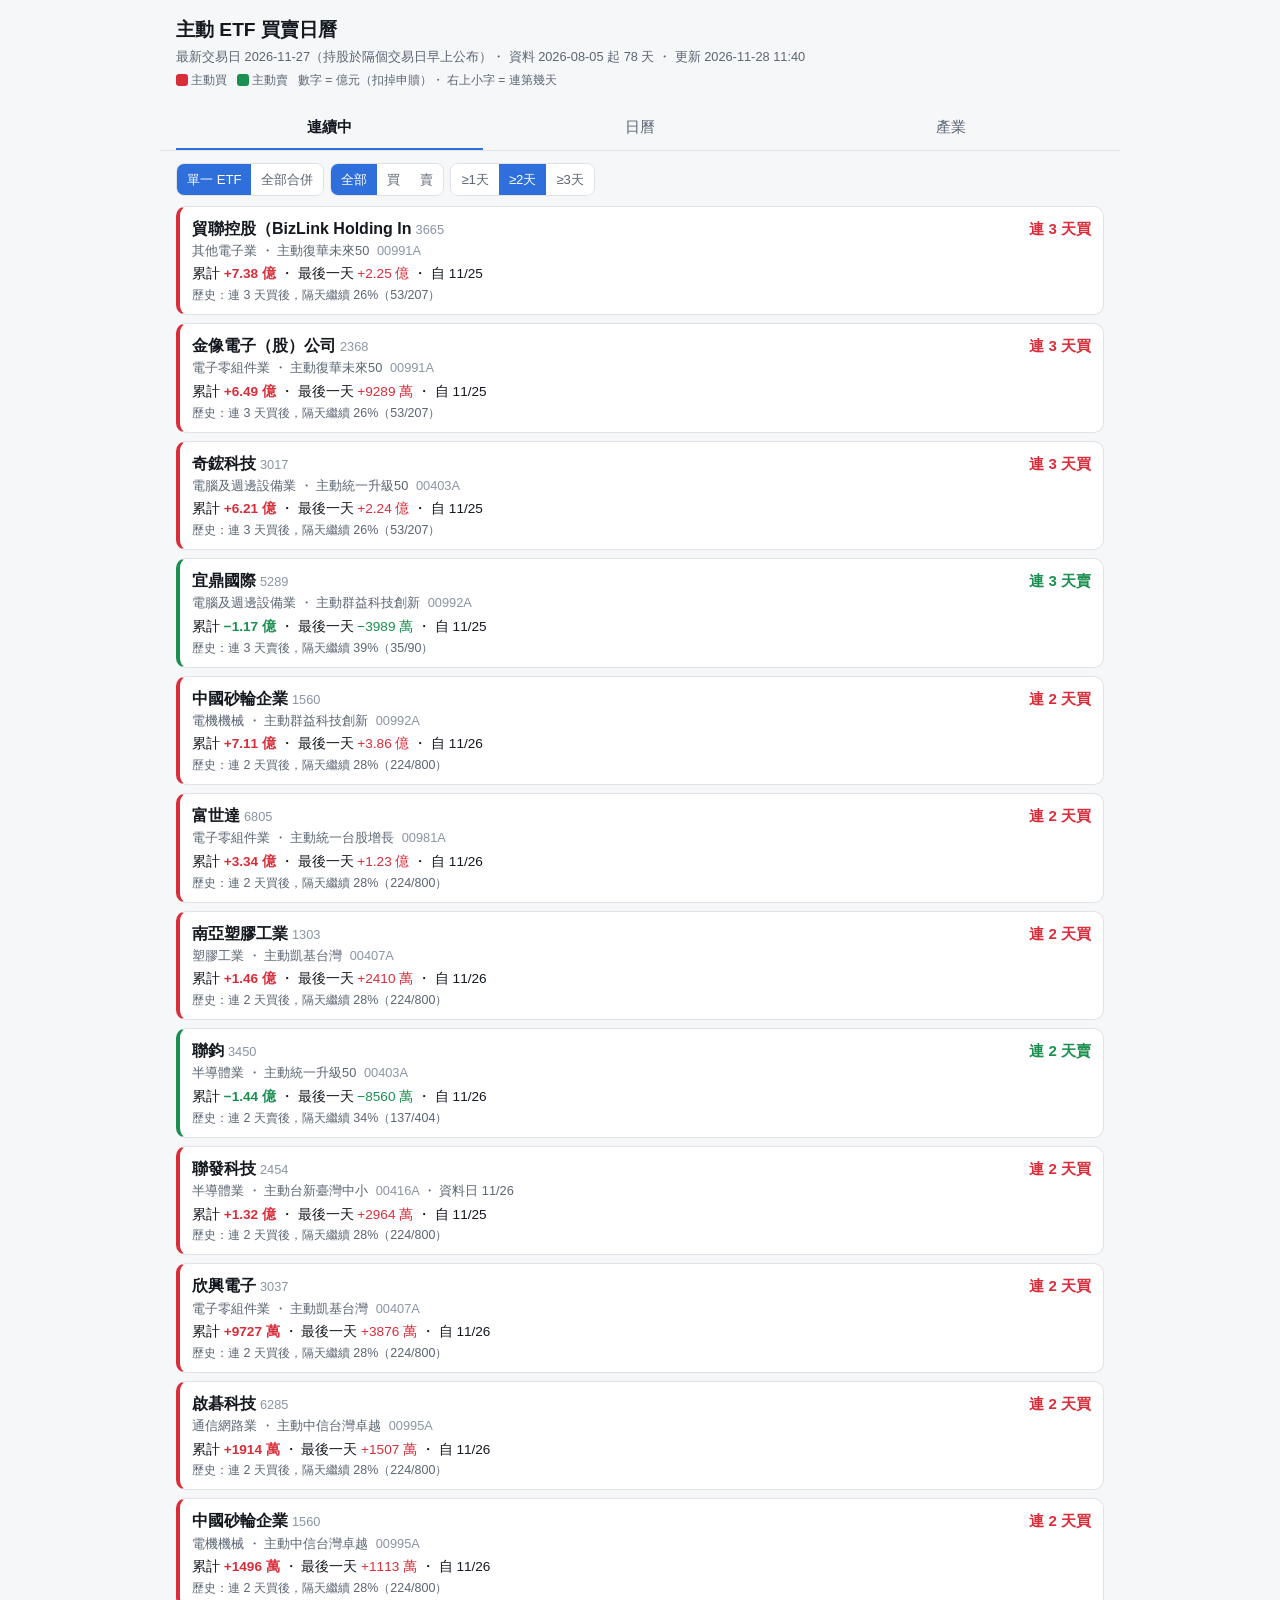
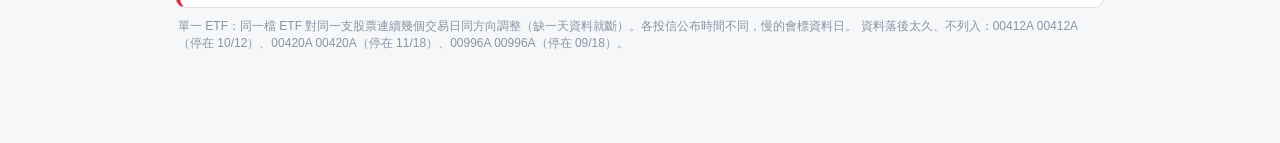
<file: calendar/index.html>
<!doctype html>
<html lang="zh-Hant">
<head>
<meta charset="utf-8">
<meta name="viewport" content="width=device-width,initial-scale=1">
<title>主動 ETF 買賣日曆</title>
<style>
:root{--bg:#f6f7f9;--panel:#fff;--panel2:#f0f2f5;--line:#dfe3e8;--ink:#14181f;--dim:#5b6573;--mute:#8a94a3;
  --buy:#d92d3a;--buy-bg:217,45,58;--sell:#1a8f4f;--sell-bg:26,143,79;--acc:#2f6fdc}
@media (prefers-color-scheme:dark){:root:not([data-theme="light"]){--bg:#0d1117;--panel:#161b22;--panel2:#1f2630;
  --line:#2a323d;--ink:#e6eaf0;--dim:#a2adbb;--mute:#6f7b8b;--buy:#ff6b74;--buy-bg:255,90,100;--sell:#3ccf7f;--sell-bg:50,200,120;--acc:#6aa3ff}}
:root[data-theme="dark"]{--bg:#0d1117;--panel:#161b22;--panel2:#1f2630;--line:#2a323d;--ink:#e6eaf0;--dim:#a2adbb;
  --mute:#6f7b8b;--buy:#ff6b74;--buy-bg:255,90,100;--sell:#3ccf7f;--sell-bg:50,200,120;--acc:#6aa3ff}
*{box-sizing:border-box}
body{margin:0;background:var(--bg);color:var(--ink);font:15px/1.45 -apple-system,BlinkMacSystemFont,"PingFang TC","Noto Sans TC",sans-serif;
  font-feature-settings:"tnum" 1;-webkit-text-size-adjust:100%}
.wrap{max-width:60rem;margin:0 auto;padding:0 16px 80px}
header{padding:16px 0 8px}
h1{font-size:1.2rem;margin:0}
.sub{color:var(--dim);font-size:.8rem;margin-top:4px}
.legend{display:flex;gap:10px;align-items:center;font-size:.75rem;color:var(--dim);margin-top:6px;flex-wrap:wrap}
.sw{display:inline-block;width:12px;height:12px;border-radius:3px;vertical-align:-2px;margin-right:3px}
nav{position:sticky;top:0;z-index:5;background:var(--bg);display:flex;gap:4px;border-bottom:1px solid var(--line);margin:8px -16px 12px;padding:0 16px}
nav button{flex:1;background:none;border:0;border-bottom:2px solid transparent;color:var(--dim);font:inherit;padding:10px 0;cursor:pointer}
nav button.on{color:var(--ink);border-bottom-color:var(--acc);font-weight:600}
.bar{display:flex;gap:6px;flex-wrap:wrap;margin-bottom:10px}
.seg{display:inline-flex;border:1px solid var(--line);border-radius:8px;overflow:hidden}
.seg button{background:var(--panel);border:0;color:var(--dim);font:inherit;font-size:.82rem;padding:6px 10px;cursor:pointer}
.seg button.on{background:var(--acc);color:#fff}
select{font:inherit;font-size:.85rem;padding:6px 8px;border-radius:8px;border:1px solid var(--line);background:var(--panel);color:var(--ink);max-width:100%}
.card{background:var(--panel);border:1px solid var(--line);border-left:4px solid var(--c);border-radius:10px;padding:10px 12px;margin-bottom:8px;cursor:pointer}
.card .top{display:flex;justify-content:space-between;gap:8px;align-items:baseline}
.card .nm{font-weight:600;font-size:1rem}
.card .code{color:var(--mute);font-size:.8rem;margin-left:4px}
.card .run{color:var(--c);font-weight:700;white-space:nowrap}
.card .meta{color:var(--dim);font-size:.8rem;margin-top:2px}
.card .nums{font-size:.85rem;margin-top:4px}
.card .p{font-size:.78rem;color:var(--dim);margin-top:2px}
.amt-b{color:var(--buy)}.amt-s{color:var(--sell)}
.empty{color:var(--mute);text-align:center;padding:30px 0}
.gridwrap{overflow-x:auto;border:1px solid var(--line);border-radius:10px;background:var(--panel)}
table.cal{border-collapse:separate;border-spacing:0;font-size:.72rem}
.cal th,.cal td{padding:0;height:30px;text-align:center;border-bottom:1px solid var(--line)}
.cal thead th{position:sticky;top:0;background:var(--panel2);color:var(--dim);font-weight:500;min-width:42px;padding:0 2px;z-index:2}
.cal .stk{position:sticky;left:0;background:var(--panel);text-align:left;padding:0 8px;min-width:96px;max-width:110px;
  white-space:nowrap;overflow:hidden;text-overflow:ellipsis;z-index:1;border-right:1px solid var(--line);cursor:pointer;font-size:.78rem}
.cal thead .stk{z-index:3;background:var(--panel2)}
.cal .stk small{color:var(--mute)}
.cal tr.grp td{background:var(--panel2);height:24px}
.cal tr.grp td.stk{color:var(--dim);font-weight:600}
.cal td.c{min-width:42px;font-variant-numeric:tabular-nums}
.cal td.c>span{display:block;position:relative;margin:2px;border-radius:4px;line-height:26px;white-space:nowrap}
.cal td.c .r{position:absolute;top:-1px;right:2px;font-size:.55rem;line-height:1;opacity:.85}
.note{font-size:.75rem;color:var(--mute);margin:10px 2px}
#sheet{position:fixed;inset:0;background:rgba(0,0,0,.45);display:none;z-index:20}
#sheet.open{display:block}
#sheet .box{position:absolute;left:0;right:0;bottom:0;max-height:85vh;overflow:auto;background:var(--panel);border-radius:14px 14px 0 0;padding:16px 16px 28px}
#sheet .box{max-width:60rem;margin:0 auto}
.links{display:flex;gap:8px;margin:10px 0}
.links a{flex:1;text-align:center;text-decoration:none;background:var(--acc);color:#fff;border-radius:8px;padding:10px 0;font-weight:600}
.links a.alt{background:var(--panel2);color:var(--ink);border:1px solid var(--line)}
table.det{width:100%;border-collapse:collapse;font-size:.82rem}
.det td,.det th{padding:6px 4px;border-bottom:1px solid var(--line);text-align:left}
.det th{color:var(--dim);font-weight:500}
.det td.n{text-align:right;font-variant-numeric:tabular-nums}
.x{float:right;background:none;border:0;color:var(--dim);font-size:1.4rem;line-height:1;cursor:pointer}
</style>
</head>
<body>
<div class="wrap">
<header>
  <h1>主動 ETF 買賣日曆</h1>
  <div class="sub" id="sub"></div>
  <div class="legend">
    <span><i class="sw" style="background:var(--buy)"></i>主動買</span>
    <span><i class="sw" style="background:var(--sell)"></i>主動賣</span>
    <span>數字 = 億元（扣掉申贖）・ 右上小字 = 連第幾天</span>
  </div>
</header>
<nav>
  <button data-tab="runs" class="on">連續中</button>
  <button data-tab="cal">日曆</button>
  <button data-tab="ind">產業</button>
</nav>

<section id="tab-runs">
  <div class="bar">
    <div class="seg" id="r-level"><button data-v="etf" class="on">單一 ETF</button><button data-v="stk">全部合併</button></div>
    <div class="seg" id="r-dir"><button data-v="0" class="on">全部</button><button data-v="1">買</button><button data-v="-1">賣</button></div>
    <div class="seg" id="r-min"><button data-v="1">≥1天</button><button data-v="2" class="on">≥2天</button><button data-v="3">≥3天</button></div>
  </div>
  <div id="runs"></div>
  <div class="note" id="runs-note"></div>
</section>

<section id="tab-cal" hidden>
  <div class="bar"><select id="c-etf"></select><select id="c-ind"></select></div>
  <div class="gridwrap" id="calwrap"></div>
  <div class="note">點股票名稱看明細和今日走勢。只列出最近這段期間有訊號的股票。</div>
</section>

<section id="tab-ind" hidden>
  <div class="gridwrap" id="indwrap"></div>
  <div class="note">所有主動 ETF 合併、依產業加總的淨主動金額（億）。點產業名稱 → 日曆只看這個產業。</div>
</section>
</div>

<div id="sheet"><div class="box" id="sheetbox"></div></div>

<script>
const D = {"built":"2026-11-28 11:40","days":["2026-10-15","2026-10-16","2026-10-19","2026-10-20","2026-10-21","2026-10-22","2026-10-27","2026-10-28","2026-10-29","2026-10-30","2026-11-02","2026-11-03","2026-11-04","2026-11-05","2026-11-06","2026-11-09","2026-11-10","2026-11-11","2026-11-12","2026-11-13","2026-11-16","2026-11-17","2026-11-18","2026-11-19","2026-11-20","2026-11-23","2026-11-24","2026-11-25","2026-11-26","2026-11-27"],"last_day":"2026-11-27","first_day":"2026-08-05","n_days":78,"stale":["00412A","00420A","00996A"],"etfs":{"00400A":{"name":"主動國泰動能高息","issuer":"國泰","latest":"2026-11-27"},"00401A":{"name":"主動摩根台灣鑫收","issuer":"摩根","latest":"2026-11-27"},"00403A":{"name":"主動統一升級50","issuer":"統一","latest":"2026-11-27"},"00404A":{"name":"主動聯博動能50","issuer":"聯博","latest":"2026-11-27"},"00405A":{"name":"主動富邦台灣龍耀","issuer":"富邦","latest":"2026-11-27"},"00406A":{"name":"主動中信台灣收益","issuer":"中信","latest":"2026-11-27"},"00407A":{"name":"主動凱基台灣","issuer":"凱基","latest":"2026-11-27"},"00408A":{"name":"主動第一金優股息","issuer":"第一金","latest":"2026-11-27"},"00410A":{"name":"主動永豐科技趨勢","issuer":"永豐","latest":"2026-11-27"},"00412A":{"name":"00412A","issuer":"","latest":"2026-10-12"},"00413A":{"name":"主動玉山關鍵科技","issuer":"玉山","latest":"2026-11-27"},"00415A":{"name":"主動群益核心50","issuer":"群益","latest":"2026-11-27"},"00416A":{"name":"主動台新臺灣中小","issuer":"台新","latest":"2026-11-26"},"00418A":{"name":"主動復華台灣新星","issuer":"復華","latest":"2026-11-27"},"00420A":{"name":"00420A","issuer":"","latest":"2026-11-18"},"00980A":{"name":"主動野村臺灣優選","issuer":"野村","latest":"2026-11-26"},"00981A":{"name":"主動統一台股增長","issuer":"統一","latest":"2026-11-27"},"00982A":{"name":"主動群益台灣強棒","issuer":"群益","latest":"2026-11-27"},"00984A":{"name":"主動安聯台灣高息","issuer":"安聯","latest":"2026-11-26"},"00985A":{"name":"主動野村台灣50","issuer":"野村","latest":"2026-11-26"},"00987A":{"name":"主動台新優勢成長","issuer":"台新","latest":"2026-11-26"},"00991A":{"name":"主動復華未來50","issuer":"復華","latest":"2026-11-27"},"00992A":{"name":"主動群益科技創新","issuer":"群益","latest":"2026-11-27"},"00993A":{"name":"主動安聯台灣","issuer":"安聯","latest":"2026-11-26"},"00994A":{"name":"主動第一金台股優","issuer":"第一金","latest":"2026-11-27"},"00995A":{"name":"主動中信台灣卓越","issuer":"中信","latest":"2026-11-27"},"00996A":{"name":"00996A","issuer":"","latest":"2026-09-18"},"00999A":{"name":"主動野村臺灣高息","issuer":"野村","latest":"2026-11-26"}},"stocks":{"1101":{"n":"臺灣水泥","ind":"水泥工業","mkt":"twse"},"1215":{"n":"卜蜂","ind":"食品工業","mkt":"twse"},"1216":{"n":"統一企業","ind":"食品工業","mkt":"twse"},"1301":{"n":"台灣塑膠工業","ind":"塑膠工業","mkt":"twse"},"1303":{"n":"南亞塑膠工業","ind":"塑膠工業","mkt":"twse"},"1326":{"n":"台灣化學纖維","ind":"塑膠工業","mkt":"twse"},"1402":{"n":"遠東新世紀","ind":"紡織纖維","mkt":"twse"},"1409":{"n":"新纖","ind":"紡織纖維","mkt":"twse"},"1476":{"n":"儒鴻","ind":"紡織纖維","mkt":"twse"},"1477":{"n":"聚陽實業","ind":"紡織纖維","mkt":"twse"},"1519":{"n":"華城電機","ind":"電機機械","mkt":"twse"},"1560":{"n":"中國砂輪企業","ind":"電機機械","mkt":"twse"},"1590":{"n":"亞德客國際集團","ind":"電機機械","mkt":"twse"},"1605":{"n":"華新麗華","ind":"電器電纜","mkt":"twse"},"1709":{"n":"和益","ind":"化學工業","mkt":"twse"},"1727":{"n":"臺灣中華化學工業","ind":"化學工業","mkt":"twse"},"1785":{"n":"光洋科","ind":"其他電子類","mkt":"tpex"},"1802":{"n":"台玻","ind":"玻璃陶瓷","mkt":"twse"},"1815":{"n":"富喬","ind":"電子零組件業","mkt":"tpex"},"2006":{"n":"東和鋼鐵","ind":"鋼鐵工業","mkt":"twse"},"2027":{"n":"大成不銹鋼工業","ind":"鋼鐵工業","mkt":"twse"},"2049":{"n":"上銀科技","ind":"電機機械","mkt":"twse"},"2059":{"n":"川湖科技","ind":"電子零組件業","mkt":"twse"},"2301":{"n":"光寶科","ind":"電腦及週邊設備業","mkt":"twse"},"2303":{"n":"聯華電子","ind":"半導體業","mkt":"twse"},"2308":{"n":"台達電子工業","ind":"電子零組件業","mkt":"twse"},"2313":{"n":"華通電腦","ind":"電子零組件業","mkt":"twse"},"2316":{"n":"楠梓電","ind":"電子零組件業","mkt":"twse"},"2317":{"n":"鴻海精密工業","ind":"其他電子業","mkt":"twse"},"2327":{"n":"國巨*","ind":"電子零組件業","mkt":"twse"},"2330":{"n":"台灣積體電路製造","ind":"半導體業","mkt":"twse"},"2337":{"n":"旺宏","ind":"半導體業","mkt":"twse"},"2344":{"n":"華邦電子","ind":"半導體業","mkt":"twse"},"2345":{"n":"智邦科技","ind":"通信網路業","mkt":"twse"},"2347":{"n":"聯強","ind":"電子通路業","mkt":"twse"},"2351":{"n":"順德","ind":"半導體業","mkt":"twse"},"2357":{"n":"華碩電腦","ind":"電腦及週邊設備業","mkt":"twse"},"2360":{"n":"致茂","ind":"其他電子業","mkt":"twse"},"2368":{"n":"金像電子（股）公司","ind":"電子零組件業","mkt":"twse"},"2376":{"n":"技嘉","ind":"電腦及週邊設備業","mkt":"twse"},"2377":{"n":"微星科技","ind":"電腦及週邊設備業","mkt":"twse"},"2379":{"n":"瑞昱","ind":"半導體業","mkt":"twse"},"2382":{"n":"廣達電腦","ind":"電腦及週邊設備業","mkt":"twse"},"2383":{"n":"台光電子材料","ind":"電子零組件業","mkt":"twse"},"2395":{"n":"研華","ind":"電腦及週邊設備業","mkt":"twse"},"2404":{"n":"漢唐","ind":"其他電子業","mkt":"twse"},"2408":{"n":"南亞科技","ind":"半導體業","mkt":"twse"},"2409":{"n":"友達","ind":"光電業","mkt":"twse"},"2412":{"n":"中華電信","ind":"通信網路業","mkt":"twse"},"2428":{"n":"興勤","ind":"電子零組件業","mkt":"twse"},"2436":{"n":"偉詮電子","ind":"半導體業","mkt":"twse"},"2439":{"n":"美律","ind":"通信網路業","mkt":"twse"},"2441":{"n":"超豐電子","ind":"半導體業","mkt":"twse"},"2449":{"n":"京元電子","ind":"半導體業","mkt":"twse"},"2451":{"n":"創見資訊","ind":"半導體業","mkt":"twse"},"2454":{"n":"聯發科技","ind":"半導體業","mkt":"twse"},"2455":{"n":"全新光電科技","ind":"通信網路業","mkt":"twse"},"2464":{"n":"盟立","ind":"其他電子業","mkt":"twse"},"2466":{"n":"冠西","ind":"光電業","mkt":"twse"},"2467":{"n":"志聖","ind":"電子零組件業","mkt":"twse"},"2476":{"n":"鉅祥","ind":"電子零組件業","mkt":"twse"},"2478":{"n":"大毅","ind":"電子零組件業","mkt":"twse"},"2481":{"n":"強茂","ind":"半導體業","mkt":"twse"},"2486":{"n":"一詮精密工業","ind":"光電業","mkt":"twse"},"2603":{"n":"長榮海運","ind":"航運業","mkt":"twse"},"2606":{"n":"裕  民","ind":"航運業","mkt":"twse"},"2609":{"n":"陽明海運","ind":"航運業","mkt":"twse"},"2610":{"n":"中華航空","ind":"航運業","mkt":"twse"},"2615":{"n":"萬海","ind":"航運業","mkt":"twse"},"2618":{"n":"長榮航空","ind":"航運業","mkt":"twse"},"2634":{"n":"漢翔公司","ind":"航運業","mkt":"twse"},"2637":{"n":"慧洋-KY","ind":"航運業","mkt":"twse"},"2801":{"n":"彰銀","ind":"金融保險","mkt":"twse"},"2851":{"n":"中央再保險股份有限公司","ind":"金融保險","mkt":"twse"},"2855":{"n":"統一證券","ind":"金融保險","mkt":"twse"},"2880":{"n":"華南金融控股","ind":"金融保險","mkt":"twse"},"2881":{"n":"富邦金控","ind":"金融保險","mkt":"twse"},"2882":{"n":"國泰金融","ind":"金融保險","mkt":"twse"},"2883":{"n":"凱基金控","ind":"金融保險","mkt":"twse"},"2884":{"n":"玉山金融控股","ind":"金融保險","mkt":"twse"},"2885":{"n":"元大金融控股","ind":"金融保險","mkt":"twse"},"2886":{"n":"兆豐金融控股","ind":"金融保險","mkt":"twse"},"2887":{"n":"台新新光金融控股","ind":"金融保險","mkt":"twse"},"2890":{"n":"永豐金融控股","ind":"金融保險","mkt":"twse"},"2891":{"n":"中信金","ind":"金融保險","mkt":"twse"},"2892":{"n":"第一金融控股","ind":"金融保險","mkt":"twse"},"3006":{"n":"晶豪","ind":"半導體業","mkt":"twse"},"3008":{"n":"大立光電","ind":"光電業","mkt":"twse"},"3014":{"n":"聯陽半導體股份有限公司","ind":"半導體業","mkt":"twse"},"3017":{"n":"奇鋐科技","ind":"電腦及週邊設備業","mkt":"twse"},"3023":{"n":"信邦","ind":"電子零組件業","mkt":"twse"},"3026":{"n":"禾伸堂企業","ind":"電子零組件業","mkt":"twse"},"3028":{"n":"增你強","ind":"電子通路業","mkt":"twse"},"3034":{"n":"聯詠","ind":"半導體業","mkt":"twse"},"3036":{"n":"文曄科技","ind":"電子通路業","mkt":"twse"},"3037":{"n":"欣興電子","ind":"電子零組件業","mkt":"twse"},"3042":{"n":"晶技","ind":"電子零組件業","mkt":"twse"},"3044":{"n":"健鼎科技","ind":"電子零組件業","mkt":"twse"},"3045":{"n":"台灣大","ind":"通信網路業","mkt":"twse"},"3081":{"n":"聯亞光電工業","ind":"通信網路業","mkt":"tpex"},"3090":{"n":"日電貿","ind":"電子零組件業","mkt":"twse"},"3105":{"n":"穩懋半導體","ind":"半導體業","mkt":"tpex"},"3131":{"n":"弘塑科技","ind":"半導體業","mkt":"tpex"},"3167":{"n":"大量科技","ind":"電機機械","mkt":"twse"},"3189":{"n":"景碩","ind":"半導體業","mkt":"twse"},"3211":{"n":"順達","ind":"電腦及週邊設備業","mkt":"tpex"},"3227":{"n":"原相科技","ind":"半導體業","mkt":"tpex"},"3231":{"n":"緯創資通","ind":"電腦及週邊設備業","mkt":"twse"},"3260":{"n":"威剛","ind":"半導體業","mkt":"tpex"},"3264":{"n":"欣銓科技","ind":"半導體業","mkt":"tpex"},"3265":{"n":"台星科","ind":"半導體業","mkt":"tpex"},"3293":{"n":"鈊象電子","ind":"文化創意業","mkt":"tpex"},"3363":{"n":"上詮","ind":"通信網路業","mkt":"tpex"},"3374":{"n":"精材","ind":"半導體業","mkt":"tpex"},"3376":{"n":"新日興","ind":"電子零組件業","mkt":"twse"},"3406":{"n":"玉晶光","ind":"光電業","mkt":"twse"},"3443":{"n":"創意電子","ind":"半導體業","mkt":"twse"},"3450":{"n":"聯鈞","ind":"半導體業","mkt":"twse"},"3455":{"n":"由田","ind":"光電業","mkt":"tpex"},"3491":{"n":"昇達科技","ind":"通信網路業","mkt":"tpex"},"3529":{"n":"力旺電子","ind":"半導體業","mkt":"tpex"},"3533":{"n":"嘉澤","ind":"電子零組件業","mkt":"twse"},"3563":{"n":"牧德","ind":"光電業","mkt":"twse"},"3583":{"n":"辛耘","ind":"半導體業","mkt":"twse"},"3596":{"n":"智  易","ind":"通信網路業","mkt":"twse"},"3605":{"n":"宏致","ind":"電子零組件業","mkt":"twse"},"3617":{"n":"碩天","ind":"其他電子業","mkt":"twse"},"3653":{"n":"健策精密工業","ind":"電子零組件業","mkt":"twse"},"3661":{"n":"世芯電子","ind":"半導體業","mkt":"twse"},"3665":{"n":"貿聯控股（BizLink Holding In","ind":"其他電子業","mkt":"twse"},"3680":{"n":"家登精密工業","ind":"半導體業","mkt":"tpex"},"3702":{"n":"大聯大控股","ind":"電子通路業","mkt":"twse"},"3706":{"n":"神達控股","ind":"電腦及週邊設備業","mkt":"twse"},"3711":{"n":"日月光投資控股","ind":"半導體業","mkt":"twse"},"3714":{"n":"富采","ind":"光電業","mkt":"twse"},"4441":{"n":"振大環球","ind":"紡織纖維","mkt":"twse"},"4551":{"n":"智伸科技","ind":"汽車工業","mkt":"twse"},"4746":{"n":"台耀化學","ind":"生技醫療業","mkt":"twse"},"4749":{"n":"新應材","ind":"半導體業","mkt":"tpex"},"4770":{"n":"上品綜合工業股份有限公司","ind":"化學工業","mkt":"twse"},"4904":{"n":"遠傳電信","ind":"通信網路業","mkt":"twse"},"4938":{"n":"和碩聯合科技","ind":"電腦及週邊設備業","mkt":"twse"},"4958":{"n":"臻鼎-KY","ind":"電子零組件業","mkt":"twse"},"4961":{"n":"天鈺科技","ind":"半導體業","mkt":"twse"},"4966":{"n":"譜瑞-KY","ind":"半導體業","mkt":"tpex"},"4967":{"n":"十銓","ind":"半導體業","mkt":"twse"},"4991":{"n":"環宇 -KY","ind":"半導體業","mkt":"tpex"},"5274":{"n":"信驊科技","ind":"半導體業","mkt":"tpex"},"5289":{"n":"宜鼎國際","ind":"電腦及週邊設備業","mkt":"tpex"},"5347":{"n":"世界先進","ind":"半導體業","mkt":"tpex"},"5351":{"n":"鈺創","ind":"半導體業","mkt":"tpex"},"5425":{"n":"台半","ind":"半導體業","mkt":"tpex"},"5434":{"n":"崇越科技","ind":"電子通路業","mkt":"twse"},"5483":{"n":"中美晶","ind":"半導體業","mkt":"tpex"},"5534":{"n":"長虹建設","ind":"建材營造","mkt":"twse"},"5536":{"n":"聖暉*","ind":"其他電子類","mkt":"tpex"},"5871":{"n":"中租-KY","ind":"其他","mkt":"twse"},"5876":{"n":"上海商銀","ind":"金融保險","mkt":"twse"},"5904":{"n":"寶雅國際","ind":"居家生活類","mkt":"tpex"},"6121":{"n":"新普科技","ind":"電腦及週邊設備業","mkt":"tpex"},"6138":{"n":"茂達電子","ind":"半導體業","mkt":"tpex"},"6139":{"n":"亞翔","ind":"其他電子業","mkt":"twse"},"6147":{"n":"頎邦","ind":"半導體業","mkt":"tpex"},"6187":{"n":"萬潤科技","ind":"半導體業","mkt":"tpex"},"6196":{"n":"帆宣","ind":"其他電子業","mkt":"twse"},"6197":{"n":"佳必琪","ind":"電子零組件業","mkt":"twse"},"6213":{"n":"聯茂電子","ind":"電子零組件業","mkt":"twse"},"6214":{"n":"精誠資訊","ind":"資訊服務業","mkt":"twse"},"6223":{"n":"旺矽科技","ind":"半導體業","mkt":"tpex"},"6239":{"n":"力成","ind":"半導體業","mkt":"twse"},"6257":{"n":"矽格","ind":"半導體業","mkt":"twse"},"6271":{"n":"同欣電子工業","ind":"半導體業","mkt":"twse"},"6274":{"n":"台燿科技","ind":"電子零組件業","mkt":"tpex"},"6278":{"n":"台表科","ind":"光電業","mkt":"twse"},"6285":{"n":"啟碁科技","ind":"通信網路業","mkt":"twse"},"6415":{"n":"矽力*-KY","ind":"半導體業","mkt":"twse"},"6442":{"n":"光紅建聖","ind":"通信網路業","mkt":"twse"},"6446":{"n":"藥華醫藥","ind":"生技醫療業","mkt":"twse"},"6488":{"n":"環球晶圓","ind":"半導體業","mkt":"tpex"},"6505":{"n":"台塑石化","ind":"油電燃氣業","mkt":"twse"},"6510":{"n":"中華精測科技","ind":"半導體業","mkt":"tpex"},"6515":{"n":"穎崴科技","ind":"半導體業","mkt":"twse"},"6526":{"n":"達發科技股份有限公司","ind":"半導體業","mkt":"twse"},"6531":{"n":"愛普科技","ind":"半導體業","mkt":"twse"},"6584":{"n":"南俊國際","ind":"電子零組件業","mkt":"tpex"},"6640":{"n":"均華","ind":"半導體業","mkt":"tpex"},"6669":{"n":"緯穎科技服務","ind":"電腦及週邊設備業","mkt":"twse"},"6670":{"n":"復盛應用","ind":"運動休閒","mkt":"twse"},"6672":{"n":"騰輝電子-KY","ind":"電子零組件業","mkt":"twse"},"6691":{"n":"洋基工程股份有限公司","ind":"其他電子業","mkt":"twse"},"6715":{"n":"嘉基科技","ind":"電子零組件業","mkt":"twse"},"6770":{"n":"力積電","ind":"半導體業","mkt":"twse"},"6782":{"n":"視陽光學","ind":"生技醫療業","mkt":"twse"},"6805":{"n":"富世達","ind":"電子零組件業","mkt":"twse"},"6831":{"n":"邁科科技","ind":"電腦及週邊設備業","mkt":"twse"},"6957":{"n":"裕慶-KY","ind":"其他","mkt":"twse"},"7722":{"n":"LINEPAY","ind":"數位雲端","mkt":"twse"},"7750":{"n":"新代","ind":"電機機械","mkt":"twse"},"7769":{"n":"鴻勁精密","ind":"半導體業","mkt":"twse"},"7788":{"n":"松川精密","ind":"電子零組件業","mkt":"twse"},"7795":{"n":"長廣精機","ind":"電子零組件業","mkt":"twse"},"7828":{"n":"創新服務","ind":"半導體業","mkt":"tpex"},"7856":{"n":"漢測","ind":"半導體業","mkt":"tpex"},"8016":{"n":"矽創","ind":"半導體業","mkt":"twse"},"8021":{"n":"尖點","ind":"其他電子業","mkt":"twse"},"8028":{"n":"昇陽半導體","ind":"半導體業","mkt":"twse"},"8039":{"n":"台虹科技","ind":"電子零組件業","mkt":"twse"},"8046":{"n":"南亞電路板","ind":"電子零組件業","mkt":"twse"},"8069":{"n":"元太科技工業","ind":"光電業","mkt":"tpex"},"8070":{"n":"長華*","ind":"電子通路業","mkt":"twse"},"8081":{"n":"致新科技","ind":"半導體業","mkt":"twse"},"8150":{"n":"南茂科技","ind":"半導體業","mkt":"twse"},"8210":{"n":"勤誠","ind":"電腦及週邊設備業","mkt":"twse"},"8299":{"n":"群聯電子","ind":"半導體業","mkt":"tpex"},"8358":{"n":"金居","ind":"電子零組件業","mkt":"tpex"},"8464":{"n":"億豐綜合工業","ind":"居家生活","mkt":"twse"},"8996":{"n":"高力熱處理工業","ind":"電機機械","mkt":"twse"},"9933":{"n":"中鼎","ind":"其他","mkt":"twse"},"9939":{"n":"宏全","ind":"其他","mkt":"twse"},"9958":{"n":"世紀鋼鐵結構","ind":"鋼鐵工業","mkt":"twse"}},"cells_etf":[["00403A","2454",0,-10.411,-1,"adj",-250,1],["00403A","6274",0,1.948,1,"adj",120,2],["00403A","6805",1,1.8,1,"adj",80,1],["00403A","2368",1,2.739,1,"adj",220,1],["00403A","2313",1,1.963,1,"adj",800,1],["00403A","2383",1,-10.33,-1,"adj",-200,1],["00403A","6805",2,1.401,1,"adj",60,2],["00403A","2454",2,-8.415,-1,"adj",-200,1],["00403A","2368",2,1.5,1,"adj",120,2],["00403A","1560",2,0.945,1,"adj",109,1],["00403A","6274",2,1.631,1,"adj",100,1],["00403A","3443",2,1.957,1,"adj",25,1],["00403A","2059",3,1.515,1,"adj",15,1],["00403A","3017",3,1.995,1,"adj",60,1],["00403A","6669",3,2.945,1,"adj",153,1],["00403A","1560",3,0.858,1,"adj",100,2],["00403A","2303",3,-6.353,-1,"adj",-5000,1],["00403A","5274",4,1.817,1,"adj",11,1],["00403A","2404",4,-0.011,-1,"exit",-1,1],["00403A","1303",4,1.604,1,"adj",500,1],["00403A","1560",4,0.702,1,"adj",80,3],["00403A","2883",4,0.765,1,"entry",2000,1],["00403A","3008",4,2.468,1,"adj",40,1],["00403A","3037",5,2.17,1,"adj",200,1],["00403A","3653",5,-6.98,-1,"adj",-115,1],["00403A","3017",6,1.722,1,"adj",55,1],["00403A","5274",6,2.242,1,"adj",14,1],["00403A","2883",6,0.77,1,"adj",2000,1],["00403A","3711",6,2.597,1,"adj",399,1],["00403A","2303",6,-4.899,-1,"adj",-4000,1],["00403A","3583",7,-0.473,-1,"adj",-77,1],["00403A","2454",7,1.27,1,"adj",30,1],["00403A","2308",7,-3.749,-1,"adj",-242,1],["00403A","1560",7,0.639,1,"adj",70,1],["00403A","3711",7,3.475,1,"adj",500,2],["00403A","3443",7,2.452,1,"adj",30,1],["00403A","3583",8,-0.436,-1,"adj",-73,2],["00403A","5274",8,1.698,1,"adj",10,1],["00403A","2368",8,1.226,1,"adj",110,1],["00403A","2308",8,-3.923,-1,"adj",-265,2],["00403A","3711",8,2.732,1,"adj",400,3],["00403A","2303",8,-6.939,-1,"adj",-5999,1],["00403A","3583",9,-0.395,-1,"adj",-70,3],["00403A","2308",9,-2.98,-1,"adj",-223,3],["00403A","1560",9,0.607,1,"adj",70,1],["00403A","3711",9,2.004,1,"adj",300,4],["00403A","6442",10,-0.381,-1,"adj",-30,1],["00403A","2454",10,1.985,1,"adj",50,1],["00403A","2368",10,1.06,1,"adj",100,1],["00403A","3653",10,1.896,1,"adj",30,1],["00403A","3711",10,2.022,1,"adj",300,5],["00403A","2345",10,-2.164,-1,"adj",-134,1],["00403A","6442",11,-0.74,-1,"adj",-65,2],["00403A","2059",11,0.924,1,"adj",10,1],["00403A","2345",11,-3.08,-1,"adj",-206,2],["00403A","3211",12,-0.405,-1,"adj",-150,1],["00403A","2454",12,1.485,1,"adj",40,1],["00403A","3211",13,-0.379,-1,"adj",-150,2],["00403A","2454",13,1.729,1,"adj",50,2],["00403A","1303",13,0.996,1,"adj",400,1],["00403A","3711",13,0.858,1,"adj",150,1],["00403A","2882",13,1.12,1,"adj",1000,1],["00403A","3211",14,-0.838,-1,"adj",-360,3],["00403A","2454",14,1.695,1,"adj",50,3],["00403A","1303",14,0.958,1,"adj",400,2],["00403A","1560",14,0.537,1,"adj",80,1],["00403A","6274",14,-1.087,-1,"adj",-120,1],["00403A","3044",15,1.332,1,"entry",300,1],["00403A","1560",15,0.213,1,"adj",29,2],["00403A","2360",15,-0.012,-1,"exit",-1,1],["00403A","3044",16,0.711,1,"adj",150,2],["00403A","3017",16,2.233,1,"adj",80,1],["00403A","2454",16,3.064,1,"adj",80,1],["00403A","1303",16,2.312,1,"adj",800,1],["00403A","6669",16,1.009,1,"adj",60,1],["00403A","1560",16,0.537,1,"adj",71,3],["00403A","3711",16,2.904,1,"adj",480,1],["00403A","6274",16,-2.259,-1,"adj",-230,1],["00403A","6805",17,1.23,1,"adj",60,1],["00403A","3017",17,1.519,1,"adj",50,2],["00403A","1303",17,3.13,1,"adj",1000,2],["00403A","6274",17,-3.18,-1,"adj",-300,2],["00403A","3443",17,1.34,1,"adj",17,1],["00403A","2454",18,1.925,1,"adj",50,1],["00403A","2344",18,-0.001,-1,"exit",-1,1],["00403A","6515",18,1.192,1,"entry",30,1],["00403A","6274",18,-1.434,-1,"adj",-150,3],["00403A","3443",18,1.808,1,"adj",23,2],["00403A","3017",19,1.52,1,"adj",50,1],["00403A","6515",19,2.469,1,"adj",60,2],["00403A","3711",19,1.914,1,"adj",320,1],["00403A","6274",19,-6.818,-1,"adj",-700,4],["00403A","3443",19,2.583,1,"adj",30,3],["00403A","3211",20,-0.725,-1,"adj",-310,1],["00403A","2301",20,-0.106,-1,"adj",-50,1],["00403A","6274",20,-1.315,-1,"adj",-150,5],["00403A","2882",20,1.1,1,"adj",1000,1],["00403A","3211",21,-1.486,-1,"adj",-680,2],["00403A","3583",21,-0.433,-1,"adj",-100,1],["00403A","2454",21,1.537,1,"adj",40,1],["00403A","3661",21,1.797,1,"entry",50,1],["00403A","1303",21,1.307,1,"adj",500,1],["00403A","6274",21,-1.975,-1,"adj",-250,6],["00403A","2882",21,0.888,1,"adj",800,2],["00403A","3211",22,-0.765,-1,"exit",-350,3],["00403A","3661",22,0.83,1,"adj",21,2],["00403A","2379",22,0.734,1,"entry",100,1],["00403A","3711",22,2.466,1,"adj",450,1],["00403A","6274",22,-3.84,-1,"exit",-500,7],["00403A","2481",22,-0.073,-1,"adj",-70,1],["00403A","3661",23,1.765,1,"adj",49,3],["00403A","2481",23,-0.26,-1,"adj",-279,2],["00403A","3583",24,-0.595,-1,"adj",-162,1],["00403A","2059",24,-1.337,-1,"adj",-25,1],["00403A","2301",24,-0.438,-1,"adj",-249,1],["00403A","6442",25,-0.223,-1,"adj",-25,1],["00403A","3583",25,-0.608,-1,"adj",-159,2],["00403A","3189",25,-1.169,-1,"adj",-250,1],["00403A","3661",25,0.498,1,"adj",14,1],["00403A","3443",25,1.024,1,"adj",20,1],["00403A","6488",25,-0.276,-1,"adj",-60,1],["00403A","2330",26,4.728,1,"adj",212,1],["00403A","3583",27,-0.29,-1,"adj",-89,1],["00403A","2891",27,1.119,1,"entry",1700,1],["00403A","3017",27,2.291,1,"adj",90,1],["00403A","3661",27,1.189,1,"adj",33,1],["00403A","3711",27,4.88,1,"adj",1000,1],["00403A","3583",28,-0.228,-1,"exit",-70,2],["00403A","2891",28,0.897,1,"adj",1300,2],["00403A","3017",28,1.676,1,"adj",60,2],["00403A","3661",28,1.607,1,"adj",43,2],["00403A","2368",28,0.893,1,"adj",90,1],["00403A","3711",28,1.533,1,"adj",300,2],["00403A","3450",28,-0.586,-1,"adj",-200,1],["00403A","2360",28,1.278,1,"entry",120,1],["00403A","3017",29,2.243,1,"adj",80,3],["00403A","6515",29,1.318,1,"adj",40,1],["00403A","3450",29,-0.856,-1,"adj",-300,2],["00405A","6526",6,-1.071,-1,"adj",-145,1],["00405A","6805",6,-1.575,-1,"adj",-70,1],["00405A","3017",6,-4.695,-1,"adj",-150,1],["00405A","3443",6,-7.426,-1,"adj",-100,1],["00405A","5274",7,2.075,1,"adj",12,1],["00405A","6415",8,1.31,1,"entry",250,1],["00405A","3037",11,-4.51,-1,"adj",-500,1],["00405A","6805",11,-2.16,-1,"adj",-100,1],["00405A","6510",11,-0.026,-1,"exit",-1,1],["00405A","2454",14,1.898,1,"adj",56,1],["00405A","3711",14,2.635,1,"adj",500,1],["00405A","2330",16,7.084,1,"adj",310,1],["00405A","8996",21,1.17,1,"adj",100,1],["00405A","5274",21,1.185,1,"adj",12,1],["00405A","6415",21,1.42,1,"adj",400,1],["00405A","2330",22,2.175,1,"adj",100,1],["00405A","8996",22,1.135,1,"adj",100,2],["00405A","3017",22,4.074,1,"adj",150,1],["00405A","3711",22,1.808,1,"adj",330,1],["00405A","6415",22,1.336,1,"adj",400,2],["00405A","2330",25,1.624,1,"adj",80,1],["00405A","3189",25,-0.234,-1,"exit",-50,1],["00405A","3653",25,-3.683,-1,"adj",-100,1],["00405A","6278",25,-0.016,-1,"exit",-10,1],["00405A","6223",25,-3.044,-1,"adj",-80,1],["00405A","6515",25,-0.674,-1,"exit",-23,1],["00405A","6531",25,-3.09,-1,"adj",-600,1],["00405A","3605",25,-0.009,-1,"exit",-10,1],["00405A","2330",27,2.15,1,"adj",100,1],["00405A","3017",27,2.036,1,"adj",80,1],["00405A","3661",27,1.802,1,"adj",50,1],["00405A","3711",27,1.708,1,"adj",350,1],["00405A","3533",28,0.315,1,"adj",20,1],["00405A","8021",28,-0.027,-1,"exit",-10,1],["00405A","6531",28,-2.292,-1,"exit",-430,1],["00405A","3450",28,-0.015,-1,"exit",-5,1],["00405A","8028",28,-0.001,-1,"exit",-1,1],["00405A","7769",28,-1.89,-1,"adj",-60,1],["00405A","2379",29,1.132,1,"entry",150,1],["00405A","7769",29,-1.831,-1,"exit",-60,2],["00406A","2330",0,10.492,1,"adj",430,3],["00406A","6147",0,0.869,1,"adj",400,1],["00406A","3189",0,2.545,1,"adj",260,1],["00406A","3037",0,5.482,1,"adj",510,5],["00406A","3017",0,5.862,1,"adj",190,4],["00406A","5274",0,1.913,1,"adj",12,1],["00406A","2454",0,5.622,1,"adj",135,5],["00406A","3661",0,1.832,1,"adj",50,4],["00406A","2368",0,1.785,1,"adj",150,1],["00406A","3653",0,4.735,1,"adj",70,1],["00406A","8046",0,3.484,1,"adj",259,4],["00406A","1303",0,3.148,1,"adj",1000,1],["00406A","2308",0,3.257,1,"adj",200,2],["00406A","6223",0,2.279,1,"adj",43,2],["00406A","6669",0,3.048,1,"adj",160,1],["00406A","3711",0,3.365,1,"adj",500,1],["00406A","3008",0,2.51,1,"adj",38,2],["00406A","3443",0,2.301,1,"adj",30,6],["00406A","2383",0,12.288,1,"adj",240,4],["00406A","4958",0,1.142,1,"adj",220,3],["00406A","2345",0,4.485,1,"adj",230,3],["00406A","2303",0,1.736,1,"adj",1300,2],["00406A","2327",0,4.58,1,"adj",800,1],["00406A","4938",0,3.57,1,"entry",3600,1],["00406A","6715",0,2.407,1,"adj",450,1],["00406A","2360",0,2.632,1,"adj",130,1],["00406A","2481",0,1.388,1,"adj",900,1],["00406A","6147",1,1.232,1,"adj",600,2],["00406A","1326",1,1.577,1,"adj",2000,1],["00406A","3189",1,3.5,1,"adj",350,2],["00406A","3037",1,5.995,1,"adj",550,6],["00406A","5274",1,1.648,1,"adj",10,2],["00406A","2454",1,4.038,1,"adj",95,6],["00406A","2368",1,2.49,1,"adj",200,2],["00406A","3653",1,1.346,1,"adj",20,2],["00406A","8046",1,1.761,1,"adj",130,5],["00406A","1303",1,4.605,1,"adj",1500,2],["00406A","2308",1,3.271,1,"adj",200,3],["00406A","6223",1,3.019,1,"adj",58,3],["00406A","3711",1,1.61,1,"adj",240,2],["00406A","3008",1,8.64,1,"adj",135,3],["00406A","3443",1,2.244,1,"adj",30,7],["00406A","2383",1,6.611,1,"adj",128,5],["00406A","2345",1,3.604,1,"adj",182,4],["00406A","2303",1,1.33,1,"adj",1000,3],["00406A","2327",1,2.552,1,"adj",450,2],["00406A","4938",1,1.022,1,"adj",1000,2],["00406A","6715",1,2.175,1,"adj",435,2],["00406A","2360",1,2.0,1,"adj",100,2],["00406A","2481",1,1.268,1,"adj",800,2],["00406A","2330",2,15.972,1,"adj",660,1],["00406A","1326",2,1.128,1,"adj",1500,2],["00406A","3189",2,2.948,1,"adj",300,3],["00406A","2059",2,1.291,1,"adj",13,1],["00406A","3037",2,3.919,1,"adj",350,7],["00406A","3017",2,5.477,1,"adj",165,1],["00406A","5274",2,1.278,1,"adj",8,3],["00406A","2454",2,5.049,1,"adj",120,7],["00406A","3661",2,1.112,1,"adj",30,1],["00406A","2368",2,2.125,1,"adj",170,3],["00406A","2344",2,-0.934,-1,"adj",-600,1],["00406A","3653",2,3.28,1,"adj",50,3],["00406A","8046",2,1.38,1,"adj",100,6],["00406A","1303",2,1.881,1,"adj",620,3],["00406A","6223",2,2.617,1,"adj",50,4],["00406A","6515",2,-0.31,-1,"adj",-6,1],["00406A","6274",2,4.242,1,"adj",260,1],["00406A","3264",2,1.288,1,"adj",500,1],["00406A","2383",2,2.561,1,"adj",50,6],["00406A","4958",2,1.121,1,"adj",205,1],["00406A","2345",2,1.764,1,"adj",88,5],["00406A","2303",2,1.314,1,"adj",1000,4],["00406A","2327",2,1.869,1,"adj",350,3],["00406A","4938",2,0.41,1,"adj",400,3],["00406A","2449",2,1.315,1,"adj",500,1],["00406A","6147",3,1.234,1,"adj",600,1],["00406A","3037",3,1.793,1,"adj",170,8],["00406A","2368",3,1.777,1,"adj",150,4],["00406A","6223",3,1.764,1,"adj",36,5],["00406A","6274",3,1.24,1,"adj",80,2],["00406A","3443",3,1.394,1,"adj",18,1],["00406A","3264",3,1.236,1,"adj",500,2],["00406A","1326",4,0.153,1,"adj",200,1],["00406A","2059",4,2.016,1,"adj",20,1],["00406A","6139",4,-0.474,-1,"exit",-72,1],["00406A","3037",4,2.53,1,"adj",230,9],["00406A","3017",4,3.298,1,"adj",102,1],["00406A","3661",4,1.113,1,"adj",30,1],["00406A","2368",4,3.585,1,"adj",300,5],["00406A","3653",4,3.921,1,"adj",60,1],["00406A","8046",4,1.742,1,"adj",130,1],["00406A","1303",4,2.566,1,"adj",800,1],["00406A","2308",4,1.627,1,"adj",100,1],["00406A","3231",4,4.095,1,"entry",2100,1],["00406A","3443",4,0.96,1,"adj",12,2],["00406A","2383",4,2.495,1,"adj",50,1],["00406A","4958",4,1.734,1,"adj",300,1],["00406A","2327",4,1.897,1,"adj",350,1],["00406A","4938",4,1.049,1,"adj",1000,1],["00406A","6715",4,0.469,1,"adj",98,1],["00406A","2449",4,1.67,1,"adj",600,1],["00406A","2330",5,5.962,1,"adj",250,1],["00406A","1326",5,0.437,1,"adj",600,2],["00406A","3189",5,1.972,1,"adj",200,1],["00406A","2059",5,2.146,1,"adj",22,2],["00406A","3037",5,2.17,1,"adj",200,10],["00406A","6805",5,3.386,1,"adj",145,1],["00406A","3017",5,3.46,1,"adj",110,2],["00406A","5274",5,1.121,1,"adj",7,1],["00406A","2454",5,3.209,1,"adj",80,1],["00406A","2368",5,2.23,1,"adj",200,6],["00406A","3653",5,3.035,1,"adj",50,2],["00406A","8046",5,2.53,1,"adj",200,2],["00406A","1303",5,3.011,1,"adj",1000,2],["00406A","2308",5,1.249,1,"adj",80,2],["00406A","6223",5,2.689,1,"adj",55,1],["00406A","3711",5,1.308,1,"adj",200,1],["00406A","6213",5,3.884,1,"adj",500,1],["00406A","3443",5,0.91,1,"adj",12,3],["00406A","3264",5,1.479,1,"adj",600,1],["00406A","2383",5,1.521,1,"adj",30,2],["00406A","6715",5,1.558,1,"adj",324,2],["00406A","2330",6,9.84,1,"adj",410,2],["00406A","6147",6,2.061,1,"adj",1000,1],["00406A","1326",6,1.492,1,"adj",2000,3],["00406A","3189",6,2.823,1,"adj",300,2],["00406A","2059",6,2.158,1,"adj",22,3],["00406A","3037",6,8.48,1,"adj",800,11],["00406A","6805",6,2.475,1,"adj",110,2],["00406A","3017",6,7.043,1,"adj",225,3],["00406A","5274",6,1.121,1,"adj",7,2],["00406A","2454",6,7.13,1,"adj",180,2],["00406A","3661",6,1.747,1,"adj",50,1],["00406A","2368",6,4.428,1,"adj",410,7],["00406A","3653",6,8.79,1,"adj",150,3],["00406A","3131",6,-0.484,-1,"exit",-24,1],["00406A","1815",6,4.192,1,"entry",3200,1],["00406A","6278",6,3.984,1,"entry",1430,1],["00406A","8046",6,5.396,1,"adj",430,3],["00406A","1303",6,4.466,1,"adj",1500,3],["00406A","6223",6,5.748,1,"adj",120,2],["00406A","3081",6,3.075,1,"adj",123,1],["00406A","3231",6,1.333,1,"adj",700,1],["00406A","3711",6,2.278,1,"adj",350,2],["00406A","3443",6,3.713,1,"adj",50,4],["00406A","2383",6,3.325,1,"adj",70,3],["00406A","4958",6,2.6,1,"adj",500,1],["00406A","2303",6,1.47,1,"adj",1200,1],["00406A","2327",6,1.98,1,"adj",380,1],["00406A","2330",7,2.91,1,"adj",120,3],["00406A","3037",7,3.52,1,"adj",320,12],["00406A","3017",7,2.57,1,"adj",80,4],["00406A","2368",7,0.557,1,"adj",47,8],["00406A","8046",7,1.56,1,"adj",120,4],["00406A","1303",7,1.754,1,"adj",550,4],["00406A","2383",7,1.507,1,"adj",30,4],["00406A","4938",7,1.088,1,"adj",1000,1],["00406A","2330",8,3.864,1,"adj",160,4],["00406A","6147",8,1.246,1,"adj",600,1],["00406A","8996",8,3.862,1,"adj",250,1],["00406A","3189",8,1.438,1,"adj",150,1],["00406A","2059",8,4.742,1,"adj",48,1],["00406A","3037",8,3.12,1,"adj",300,13],["00406A","2454",8,5.462,1,"adj",135,1],["00406A","3661",8,1.104,1,"adj",30,1],["00406A","2368",8,3.345,1,"adj",300,9],["00406A","3653",8,3.843,1,"adj",60,1],["00406A","1303",8,1.873,1,"adj",600,5],["00406A","6223",8,1.355,1,"adj",28,1],["00406A","3081",8,3.862,1,"adj",150,1],["00406A","3008",8,2.5,1,"adj",43,1],["00406A","3443",8,2.675,1,"adj",35,1],["00406A","3260",8,-0.03,-1,"exit",-8,1],["00406A","2330",9,4.977,1,"adj",210,5],["00406A","8996",9,2.152,1,"adj",150,2],["00406A","1326",9,1.528,1,"adj",2100,1],["00406A","3037",9,4.154,1,"adj",420,14],["00406A","6805",9,3.864,1,"adj",162,1],["00406A","3017",9,2.476,1,"adj",80,1],["00406A","3105",9,4.624,1,"adj",800,1],["00406A","2454",9,5.596,1,"adj",143,2],["00406A","2368",9,3.06,1,"adj",300,10],["00406A","3653",9,3.157,1,"adj",50,2],["00406A","1815",9,1.897,1,"adj",1500,1],["00406A","6446",9,5.123,1,"entry",430,1],["00406A","8046",9,2.677,1,"adj",225,1],["00406A","1303",9,2.368,1,"adj",800,6],["00406A","6223",9,1.844,1,"adj",40,2],["00406A","3167",9,2.838,1,"adj",300,1],["00406A","6515",9,-1.369,-1,"adj",-30,1],["00406A","3081",9,4.74,1,"adj",200,2],["00406A","3711",9,2.004,1,"adj",300,1],["00406A","6274",9,10.12,1,"adj",800,1],["00406A","2383",9,8.415,1,"adj",180,1],["00406A","4958",9,1.361,1,"adj",280,1],["00406A","2327",9,2.509,1,"adj",500,1],["00406A","6715",9,1.297,1,"adj",280,1],["00406A","3037",10,1.994,1,"adj",200,15],["00406A","2454",10,6.55,1,"adj",165,3],["00406A","2881",10,5.098,1,"entry",3200,1],["00406A","2884",10,2.886,1,"entry",6000,1],["00406A","6274",10,3.63,1,"adj",300,2],["00406A","2882",10,4.715,1,"entry",4065,1],["00406A","2330",10,6.757,1,"adj",290,6],["00406A","2887",10,3.624,1,"entry",8700,1],["00406A","6805",10,1.175,1,"adj",50,2],["00406A","2885",10,0.895,1,"adj",1250,1],["00406A","3653",10,3.792,1,"adj",60,3],["00406A","2890",10,2.847,1,"entry",6200,1],["00406A","3081",10,2.898,1,"adj",120,3],["00406A","3711",10,1.348,1,"adj",200,2],["00406A","2886",10,0.284,1,"adj",530,1],["00406A","8996",11,2.72,1,"adj",200,1],["00406A","2887",11,1.551,1,"adj",3760,2],["00406A","3037",11,2.706,1,"adj",300,16],["00406A","6805",11,1.015,1,"adj",47,3],["00406A","3017",11,2.935,1,"adj",100,1],["00406A","2454",11,2.939,1,"adj",80,4],["00406A","2368",11,2.91,1,"adj",300,1],["00406A","3653",11,2.897,1,"adj",48,4],["00406A","1815",11,1.31,1,"adj",1000,1],["00406A","8046",11,2.889,1,"adj",270,1],["00406A","1303",11,2.168,1,"adj",800,1],["00406A","6223",11,2.514,1,"adj",60,1],["00406A","6515",11,-0.734,-1,"exit",-18,1],["00406A","2881",11,4.616,1,"adj",3000,2],["00406A","2884",11,1.445,1,"adj",3000,2],["00406A","3081",11,2.827,1,"adj",130,4],["00406A","3711",11,1.848,1,"adj",300,3],["00406A","6274",11,3.488,1,"adj",320,3],["00406A","2383",11,3.076,1,"adj",70,1],["00406A","2882",11,2.826,1,"adj",2500,2],["00406A","3363",11,-1.616,-1,"exit",-389,1],["00406A","2330",15,7.711,1,"adj",345,1],["00406A","2887",15,1.718,1,"adj",4300,1],["00406A","3189",15,3.519,1,"adj",510,1],["00406A","2059",15,9.452,1,"adj",118,1],["00406A","3037",15,12.869,1,"adj",1700,1],["00406A","6805",15,3.71,1,"adj",200,1],["00406A","3017",15,18.034,1,"adj",710,1],["00406A","3105",15,2.679,1,"adj",600,1],["00406A","5274",15,0.936,1,"adj",8,1],["00406A","2454",15,7.711,1,"adj",207,1],["00406A","2885",15,0.903,1,"adj",1300,1],["00406A","2368",15,5.364,1,"adj",600,1],["00406A","2344",15,-0.48,-1,"adj",-363,1],["00406A","3653",15,10.932,1,"adj",194,1],["00406A","2890",15,1.725,1,"adj",4100,1],["00406A","6446",15,3.424,1,"adj",250,1],["00406A","8046",15,11.009,1,"adj",1180,1],["00406A","1303",15,1.578,1,"adj",600,1],["00406A","2308",15,2.32,1,"adj",200,1],["00406A","6223",15,4.409,1,"adj",119,1],["00406A","3711",15,6.227,1,"adj",1110,1],["00406A","3665",15,3.649,1,"adj",257,1],["00406A","6274",15,2.694,1,"adj",280,1],["00406A","3443",15,2.682,1,"adj",40,1],["00406A","2383",15,13.024,1,"adj",320,1],["00406A","2303",15,1.161,1,"adj",1200,1],["00406A","2882",15,2.223,1,"adj",2000,1],["00406A","6715",15,1.89,1,"adj",505,1],["00406A","2886",15,4.752,1,"adj",9000,1],["00406A","2330",16,9.14,1,"adj",400,2],["00406A","2454",16,2.298,1,"adj",60,2],["00406A","3653",16,3.474,1,"adj",60,2],["00406A","1815",16,1.664,1,"adj",1300,1],["00406A","2383",16,2.619,1,"adj",60,2],["00406A","2345",16,0.649,1,"adj",42,1],["00406A","2303",16,2.01,1,"adj",2000,2],["00406A","1727",16,0.607,1,"entry",750,1],["00406A","2481",16,0.37,1,"adj",300,1],["00406A","3529",18,-1.655,-1,"exit",-75,1],["00406A","2885",18,2.409,1,"adj",3351,1],["00406A","1303",18,2.965,1,"adj",1012,1],["00406A","3450",18,-1.12,-1,"exit",-315,1],["00406A","6488",18,-2.314,-1,"exit",-372,1],["00406A","2360",18,-0.412,-1,"adj",-29,1],["00406A","7769",18,-1.682,-1,"exit",-41,1],["00406A","6446",19,3.073,1,"adj",223,1],["00406A","2360",19,-8.764,-1,"exit",-626,2],["00406A","4770",20,0.8,1,"entry",270,1],["00406A","2885",20,1.467,1,"adj",2135,1],["00406A","6446",20,1.466,1,"adj",113,2],["00406A","1303",20,2.113,1,"adj",771,1],["00406A","2884",20,4.113,1,"adj",8036,1],["00406A","3711",20,2.156,1,"adj",392,1],["00406A","3665",20,1.511,1,"adj",103,1],["00406A","2887",21,2.363,1,"adj",6000,1],["00406A","1326",21,2.112,1,"adj",3000,1],["00406A","3189",21,3.794,1,"adj",700,1],["00406A","2454",21,2.305,1,"adj",60,1],["00406A","2344",21,-0.229,-1,"exit",-208,1],["00406A","1815",21,1.77,1,"adj",1500,1],["00406A","8046",21,2.376,1,"adj",300,1],["00406A","2308",21,2.11,1,"adj",200,1],["00406A","3665",21,2.82,1,"adj",200,2],["00406A","6274",21,3.95,1,"adj",500,1],["00406A","2383",21,2.832,1,"adj",80,1],["00406A","2345",21,3.325,1,"adj",250,1],["00406A","2886",21,2.752,1,"adj",5000,1],["00406A","8996",22,3.405,1,"adj",300,1],["00406A","2317",22,2.086,1,"adj",945,1],["00406A","1326",22,3.39,1,"adj",5000,2],["00406A","2454",22,2.364,1,"adj",60,2],["00406A","2368",22,2.719,1,"adj",310,1],["00406A","1303",22,2.535,1,"adj",1000,1],["00406A","2308",22,2.65,1,"adj",250,2],["00406A","3231",22,4.86,1,"adj",3000,1],["00406A","3711",22,4.384,1,"adj",800,1],["00406A","3443",22,3.999,1,"adj",60,1],["00406A","2383",22,4.158,1,"adj",120,2],["00406A","4958",22,3.82,1,"adj",1000,1],["00406A","2345",22,4.26,1,"adj",300,2],["00406A","2303",22,2.05,1,"adj",2200,1],["00406A","4938",22,2.57,1,"adj",3000,1],["00406A","6147",23,0.257,1,"adj",200,1],["00406A","2059",23,1.782,1,"adj",30,1],["00406A","3037",23,4.768,1,"adj",800,1],["00406A","3017",23,5.379,1,"adj",220,1],["00406A","2486",23,0.39,1,"adj",300,1],["00406A","6187",23,-1.097,-1,"adj",-158,1],["00406A","8046",23,4.188,1,"adj",600,1],["00406A","2308",23,3.5,1,"adj",350,3],["00406A","3665",23,2.88,1,"adj",200,1],["00406A","6274",23,4.152,1,"adj",600,1],["00406A","6213",23,1.976,1,"adj",500,1],["00406A","2383",23,5.304,1,"adj",170,3],["00406A","6147",24,1.391,1,"adj",1200,2],["00406A","3189",24,4.7,1,"adj",1000,1],["00406A","2059",24,3.21,1,"adj",60,2],["00406A","8358",24,1.778,1,"adj",720,1],["00406A","3037",24,10.74,1,"adj",2000,2],["00406A","2368",24,5.688,1,"adj",800,1],["00406A","8046",24,4.088,1,"adj",650,2],["00406A","2308",24,3.15,1,"adj",350,4],["00406A","3167",24,1.934,1,"adj",380,1],["00406A","6669",24,2.651,1,"adj",200,1],["00406A","3665",24,1.3,1,"adj",100,2],["00406A","3008",24,1.835,1,"adj",50,1],["00406A","6213",24,1.135,1,"adj",320,2],["00406A","2383",24,5.62,1,"adj",200,4],["00406A","4958",24,3.721,1,"adj",1200,1],["00406A","2345",24,6.15,1,"adj",500,1],["00406A","2303",24,1.205,1,"adj",1500,1],["00406A","6715",24,0.86,1,"adj",300,1],["00406A","2059",25,0.677,1,"adj",12,3],["00406A","6805",25,0.422,1,"adj",29,1],["00406A","5274",25,-12.88,-1,"exit",-155,1],["00406A","6187",25,-0.013,-1,"exit",-2,1],["00406A","3653",25,10.313,1,"adj",280,1],["00406A","6278",25,-2.222,-1,"exit",-1428,1],["00406A","3081",25,-11.412,-1,"exit",-821,1],["00406A","6531",25,-0.839,-1,"exit",-163,1],["00406A","3008",25,2.896,1,"adj",80,2],["00406A","3264",25,-3.11,-1,"exit",-2198,1],["00406A","2327",25,-7.503,-1,"adj",-2420,1],["00406A","2481",25,-2.041,-1,"adj",-2400,1],["00406A","2382",26,5.8,1,"entry",2054,1],["00406A","2882",26,8.716,1,"adj",8341,1],["00406A","2330",27,25.8,1,"adj",1200,1],["00406A","2887",27,2.036,1,"adj",6000,1],["00406A","6805",27,0.322,1,"adj",21,1],["00406A","3017",27,2.418,1,"adj",95,1],["00406A","2454",27,12.028,1,"adj",330,1],["00406A","1303",27,5.663,1,"adj",2500,1],["00406A","2308",27,2.109,1,"adj",200,1],["00406A","6223",27,7.54,1,"adj",200,1],["00406A","6669",27,4.287,1,"adj",300,1],["00406A","1560",27,1.739,1,"adj",300,1],["00406A","3711",27,4.88,1,"adj",1000,1],["00406A","3665",27,4.238,1,"adj",260,1],["00406A","2383",27,8.383,1,"adj",250,1],["00406A","2345",27,4.041,1,"adj",274,1],["00406A","2303",27,3.601,1,"adj",3900,1],["00406A","1727",27,0.368,1,"adj",600,1],["00406A","2886",27,3.458,1,"adj",6600,1],["00406A","2486",28,-1.488,-1,"exit",-1139,1],["00406A","2454",28,8.521,1,"adj",230,2],["00406A","2368",28,1.638,1,"adj",165,1],["00406A","2308",28,3.358,1,"adj",300,2],["00406A","6223",28,3.292,1,"adj",80,2],["00406A","8150",28,0.565,1,"adj",796,1],["00406A","3711",28,6.132,1,"adj",1200,2],["00406A","2383",28,7.317,1,"adj",200,2],["00406A","4938",28,3.225,1,"adj",3800,1],["00406A","2481",28,-1.323,-1,"exit",-1410,1],["00406A","1519",29,2.438,1,"entry",500,1],["00407A","2368",0,0.833,1,"adj",70,2],["00407A","8046",0,0.605,1,"adj",45,1],["00407A","5289",3,-0.608,-1,"exit",-55,1],["00407A","6223",3,-0.98,-1,"adj",-20,1],["00407A","2313",3,0.984,1,"entry",400,1],["00407A","3231",3,0.605,1,"adj",320,1],["00407A","3037",4,1.1,1,"adj",100,1],["00407A","8046",4,1.072,1,"adj",80,1],["00407A","1303",4,2.246,1,"adj",700,1],["00407A","6669",4,-2.256,-1,"adj",-120,1],["00407A","6274",4,-2.252,-1,"adj",-150,1],["00407A","2345",4,-1.089,-1,"adj",-60,1],["00407A","3533",6,0.963,1,"adj",50,1],["00407A","1303",6,1.191,1,"adj",400,1],["00407A","3081",6,1.0,1,"adj",40,1],["00407A","6274",6,-1.024,-1,"adj",-80,1],["00407A","5274",7,1.038,1,"adj",6,1],["00407A","2368",7,0.344,1,"adj",29,1],["00407A","1303",7,0.638,1,"adj",200,2],["00407A","2408",7,1.336,1,"adj",280,1],["00407A","2383",7,0.653,1,"adj",13,1],["00407A","3529",8,-0.457,-1,"exit",-18,1],["00407A","3406",8,0.54,1,"entry",45,1],["00407A","2344",9,-0.008,-1,"adj",-5,1],["00407A","5434",9,-0.012,-1,"adj",-2,1],["00407A","2454",10,0.595,1,"adj",15,1],["00407A","2368",10,0.636,1,"adj",60,1],["00407A","1303",10,0.602,1,"adj",200,1],["00407A","3711",10,0.607,1,"adj",90,1],["00407A","2330",12,0.904,1,"adj",40,1],["00407A","2454",12,0.371,1,"adj",10,1],["00407A","2383",12,0.592,1,"adj",13,1],["00407A","3037",13,0.32,1,"adj",40,1],["00407A","2454",13,0.346,1,"adj",10,2],["00407A","2383",13,0.328,1,"adj",8,2],["00407A","2330",14,0.64,1,"adj",30,1],["00407A","2454",14,0.339,1,"adj",10,3],["00407A","3406",14,0.495,1,"adj",60,1],["00407A","1303",14,0.479,1,"adj",200,1],["00407A","2330",15,0.894,1,"adj",40,2],["00407A","3665",15,0.852,1,"adj",60,1],["00407A","2383",15,0.57,1,"adj",14,1],["00407A","3406",16,0.452,1,"adj",50,1],["00407A","3711",16,0.423,1,"adj",70,1],["00407A","3665",16,0.382,1,"adj",25,2],["00407A","8996",18,0.613,1,"adj",43,1],["00407A","3406",18,0.49,1,"adj",50,1],["00407A","6669",18,-1.572,-1,"adj",-100,1],["00407A","2059",19,-1.576,-1,"adj",-20,1],["00407A","6223",19,1.401,1,"adj",30,1],["00407A","3131",21,-1.231,-1,"exit",-82,1],["00407A","2618",21,0.697,1,"entry",1450,1],["00407A","6223",21,0.799,1,"adj",20,1],["00407A","1476",21,0.774,1,"entry",200,1],["00407A","1590",21,-0.136,-1,"exit",-13,1],["00407A","2408",22,-0.487,-1,"adj",-150,1],["00407A","2330",23,1.281,1,"adj",61,1],["00407A","3044",23,0.303,1,"entry",70,1],["00407A","3017",23,0.318,1,"adj",13,1],["00407A","2454",23,0.484,1,"adj",13,1],["00407A","2368",23,0.316,1,"adj",40,1],["00407A","2344",23,-0.183,-1,"exit",-187,1],["00407A","2618",23,0.418,1,"adj",900,1],["00407A","3231",23,0.78,1,"adj",500,1],["00407A","3665",23,0.317,1,"adj",22,1],["00407A","1476",23,0.437,1,"adj",110,1],["00407A","2408",23,-1.01,-1,"adj",-344,2],["00407A","2345",23,1.35,1,"adj",100,1],["00407A","2327",23,-2.259,-1,"adj",-700,1],["00407A","2379",26,0.049,1,"adj",7,1],["00407A","5434",26,0.036,1,"adj",8,1],["00407A","6446",26,0.069,1,"adj",6,1],["00407A","2618",26,0.105,1,"adj",216,1],["00407A","3293",26,0.126,1,"adj",16,1],["00407A","1476",26,0.092,1,"adj",29,1],["00407A","3034",26,0.126,1,"adj",29,1],["00407A","2615",26,0.17,1,"adj",175,1],["00407A","3260",26,0.046,1,"adj",17,1],["00407A","2451",26,0.061,1,"adj",24,1],["00407A","2330",27,1.72,1,"adj",80,1],["00407A","3017",27,1.4,1,"adj",55,1],["00407A","2368",27,2.081,1,"adj",230,1],["00407A","2383",27,2.012,1,"adj",60,1],["00407A","3044",28,0.393,1,"adj",79,1],["00407A","3037",28,0.585,1,"adj",91,1],["00407A","2368",28,0.486,1,"adj",49,2],["00407A","1303",28,1.22,1,"adj",500,1],["00407A","2383",28,1.024,1,"adj",28,2],["00407A","3037",29,0.388,1,"adj",60,2],["00407A","3017",29,0.392,1,"adj",14,1],["00407A","1303",29,0.241,1,"adj",100,2],["00407A","3231",29,0.81,1,"adj",500,1],["00407A","3711",29,0.257,1,"adj",50,1],["00410A","6669",0,-0.491,-1,"exit",-26,1],["00410A","3189",0,0.196,1,"adj",20,1],["00410A","8358",0,-0.277,-1,"exit",-60,1],["00410A","1301",0,0.246,1,"entry",300,1],["00410A","3189",3,0.038,1,"adj",4,1],["00410A","1301",3,0.05,1,"adj",67,1],["00410A","4958",3,0.044,1,"adj",8,1],["00410A","3406",3,0.042,1,"adj",4,1],["00410A","8996",4,0.05,1,"adj",3,1],["00410A","2301",4,0.024,1,"adj",9,1],["00410A","2486",4,0.083,1,"adj",39,1],["00410A","2330",6,0.24,1,"adj",10,1],["00410A","1560",6,-0.325,-1,"adj",-39,1],["00410A","3529",6,0.05,1,"adj",2,1],["00410A","2408",8,0.186,1,"adj",39,1],["00410A","1560",11,-0.389,-1,"exit",-50,1],["00410A","3665",11,-0.299,-1,"adj",-19,1],["00410A","3711",12,0.082,1,"adj",13,1],["00410A","3665",12,-0.314,-1,"exit",-20,2],["00410A","2454",12,0.111,1,"adj",3,1],["00410A","2301",13,-0.254,-1,"exit",-120,1],["00410A","1301",13,0.065,1,"adj",100,1],["00410A","2383",13,0.082,1,"adj",2,1],["00410A","4749",13,0.061,1,"adj",10,1],["00410A","1519",13,0.084,1,"adj",17,1],["00410A","1301",14,0.063,1,"adj",100,2],["00410A","2486",14,-0.217,-1,"exit",-150,1],["00410A","3008",14,0.179,1,"adj",4,1],["00410A","3406",14,0.082,1,"adj",10,1],["00410A","2330",15,0.447,1,"adj",20,1],["00410A","3189",15,0.138,1,"adj",20,1],["00410A","6223",15,0.148,1,"adj",4,1],["00410A","2408",16,0.192,1,"adj",50,1],["00410A","3661",16,0.513,1,"entry",15,1],["00410A","1303",16,0.066,1,"adj",23,1],["00410A","3661",17,0.183,1,"adj",5,2],["00410A","2383",18,0.205,1,"adj",5,1],["00410A","3189",21,-0.434,-1,"exit",-80,1],["00410A","3037",21,-0.21,-1,"exit",-33,1],["00410A","8046",22,-0.31,-1,"exit",-40,1],["00410A","3711",23,0.101,1,"adj",20,1],["00410A","2408",23,-0.587,-1,"exit",-200,1],["00410A","6223",23,0.198,1,"adj",5,1],["00410A","2383",24,0.562,1,"adj",20,1],["00410A","3406",24,-0.518,-1,"exit",-80,1],["00410A","2059",25,0.226,1,"adj",4,1],["00410A","3081",25,0.306,1,"adj",22,1],["00410A","4958",25,-0.398,-1,"exit",-120,1],["00410A","1519",25,-0.21,-1,"exit",-50,1],["00410A","3529",26,0.101,1,"adj",5,1],["00410A","3008",27,0.201,1,"adj",5,1],["00410A","2454",27,0.364,1,"adj",10,1],["00410A","3661",27,0.36,1,"adj",10,1],["00410A","3017",29,0.252,1,"adj",9,1],["00410A","3105",29,0.356,1,"entry",80,1],["00980A","2317",4,1.385,1,"adj",554,1],["00980A","3044",4,0.984,1,"adj",169,1],["00980A","2382",4,0.816,1,"adj",248,1],["00980A","2891",4,0.819,1,"adj",1123,1],["00980A","8299",4,-1.235,-1,"adj",-64,1],["00980A","3529",4,-0.829,-1,"adj",-32,1],["00980A","2344",4,-0.572,-1,"adj",-358,1],["00980A","3653",4,-0.915,-1,"adj",-14,1],["00980A","2376",4,0.941,1,"adj",263,1],["00980A","6831",4,-0.224,-1,"adj",-53,1],["00980A","1303",4,-0.959,-1,"adj",-299,1],["00980A","6669",4,0.564,1,"adj",30,1],["00980A","5904",4,-0.144,-1,"adj",-195,1],["00980A","2884",4,0.928,1,"adj",1888,1],["00980A","3081",4,-1.102,-1,"adj",-42,1],["00980A","3293",4,-0.734,-1,"adj",-94,1],["00980A","3231",4,0.903,1,"adj",463,1],["00980A","6274",4,0.495,1,"adj",33,1],["00980A","3665",4,1.209,1,"adj",62,1],["00980A","3008",4,1.111,1,"adj",18,1],["00980A","3443",4,-1.12,-1,"adj",-14,1],["00980A","2383",4,-1.098,-1,"adj",-22,1],["00980A","2345",4,-0.762,-1,"adj",-42,1],["00980A","2303",4,0.68,1,"adj",531,1],["00980A","2327",4,-0.894,-1,"adj",-165,1],["00980A","2360",4,-0.764,-1,"adj",-38,1],["00980A","7769",4,-0.822,-1,"adj",-16,1],["00980A","2317",5,0.692,1,"adj",283,2],["00980A","3044",5,0.478,1,"adj",86,2],["00980A","2382",5,0.428,1,"adj",133,2],["00980A","2376",5,0.453,1,"adj",130,2],["00980A","6223",5,-1.222,-1,"adj",-25,1],["00980A","5904",5,-0.26,-1,"adj",-352,2],["00980A","3231",5,0.469,1,"adj",247,2],["00980A","3665",5,0.619,1,"adj",33,2],["00980A","3008",5,0.556,1,"adj",9,2],["00980A","6213",5,0.808,1,"adj",104,1],["00980A","2408",5,-0.534,-1,"adj",-129,1],["00980A","2303",5,0.344,1,"adj",274,2],["00980A","7769",5,-0.844,-1,"adj",-16,2],["00980A","2317",16,0.374,1,"adj",155,1],["00980A","3044",16,0.138,1,"adj",29,1],["00980A","2382",16,0.209,1,"adj",70,1],["00980A","2059",16,0.428,1,"adj",5,1],["00980A","2891",16,0.176,1,"adj",247,1],["00980A","8299",16,0.117,1,"adj",7,1],["00980A","3017",16,0.223,1,"adj",8,1],["00980A","5274",16,0.119,1,"adj",1,1],["00980A","2454",16,0.613,1,"adj",16,1],["00980A","2344",16,0.164,1,"adj",122,1],["00980A","3653",16,0.347,1,"adj",6,1],["00980A","2376",16,0.167,1,"adj",55,1],["00980A","1303",16,0.387,1,"adj",134,1],["00980A","6669",16,0.202,1,"adj",12,1],["00980A","2884",16,0.139,1,"adj",306,1],["00980A","3231",16,0.18,1,"adj",105,1],["00980A","3711",16,0.236,1,"adj",39,1],["00980A","3665",16,0.138,1,"adj",9,1],["00980A","6274",16,0.108,1,"adj",11,1],["00980A","3008",16,0.202,1,"adj",4,1],["00980A","2408",16,0.234,1,"adj",61,1],["00980A","3443",16,0.215,1,"adj",3,1],["00980A","2383",16,0.393,1,"adj",9,1],["00980A","7769",16,0.169,1,"adj",4,1],["00980A","6442",27,-0.348,-1,"exit",-38,1],["00980A","2317",27,-1.034,-1,"adj",-500,1],["00980A","3044",27,1.382,1,"adj",306,1],["00980A","2382",27,-0.986,-1,"adj",-378,1],["00980A","3017",27,0.382,1,"adj",15,1],["00980A","3529",27,0.497,1,"adj",27,1],["00980A","2368",27,0.851,1,"adj",94,1],["00980A","2376",27,-0.504,-1,"adj",-193,1],["00980A","1303",27,1.47,1,"adj",649,1],["00980A","6515",27,-0.844,-1,"adj",-28,1],["00980A","6669",27,-0.9,-1,"adj",-63,1],["00980A","5904",27,-0.371,-1,"adj",-512,1],["00980A","3711",27,0.542,1,"adj",111,1],["00980A","3665",27,-1.337,-1,"adj",-82,1],["00980A","6213",27,2.391,1,"adj",613,1],["00980A","2383",27,2.683,1,"adj",80,1],["00981A","2368",0,4.581,1,"adj",385,2],["00981A","6274",0,3.231,1,"adj",199,1],["00981A","8996",1,4.474,1,"adj",285,1],["00981A","3037",1,4.883,1,"adj",448,1],["00981A","6805",1,3.375,1,"adj",150,1],["00981A","3017",1,5.174,1,"adj",156,1],["00981A","5274",1,2.472,1,"adj",15,1],["00981A","2368",1,11.105,1,"adj",892,3],["00981A","6274",1,2.873,1,"adj",178,2],["00981A","3264",1,1.548,1,"adj",600,1],["00981A","8358",2,3.161,1,"adj",653,1],["00981A","6805",2,2.802,1,"adj",120,2],["00981A","2368",2,2.487,1,"adj",199,4],["00981A","3443",2,7.908,1,"adj",101,1],["00981A","3264",2,2.061,1,"adj",800,2],["00981A","2449",2,2.651,1,"adj",1008,1],["00981A","2330",3,6.71,1,"adj",279,1],["00981A","6805",3,1.145,1,"adj",50,3],["00981A","3231",3,8.888,1,"entry",4703,1],["00981A","2449",3,3.121,1,"adj",1200,2],["00981A","6805",4,2.395,1,"adj",100,4],["00981A","3231",4,2.535,1,"adj",1300,2],["00981A","3264",4,5.75,1,"adj",2170,1],["00981A","2449",4,0.657,1,"adj",236,3],["00981A","3711",5,3.577,1,"adj",547,1],["00981A","4966",5,0.0,-1,"exit",-1,1],["00981A","2330",6,9.0,1,"adj",375,1],["00981A","6805",6,1.125,1,"adj",50,1],["00981A","8210",6,-0.767,-1,"adj",-100,1],["00981A","6515",6,-0.382,-1,"adj",-8,1],["00981A","3711",6,6.985,1,"adj",1073,2],["00981A","2449",6,2.602,1,"adj",969,1],["00981A","6805",7,3.862,1,"adj",157,2],["00981A","5274",7,3.805,1,"adj",22,1],["00981A","2368",7,7.785,1,"adj",657,1],["00981A","8210",7,-0.592,-1,"adj",-76,2],["00981A","6515",7,-0.395,-1,"adj",-8,2],["00981A","3711",7,13.733,1,"adj",1976,3],["00981A","3443",7,5.803,1,"adj",71,1],["00981A","6805",8,1.94,1,"adj",80,3],["00981A","5274",8,2.547,1,"adj",15,2],["00981A","6515",8,-0.372,-1,"adj",-8,3],["00981A","3264",8,0.473,1,"adj",200,1],["00981A","6805",9,4.913,1,"adj",206,4],["00981A","3711",9,10.982,1,"adj",1644,1],["00981A","2330",10,11.114,1,"adj",477,1],["00981A","2454",10,4.406,1,"adj",111,1],["00981A","8210",10,-0.428,-1,"adj",-61,1],["00981A","3376",10,-0.555,-1,"adj",-395,1],["00981A","6271",10,0.118,1,"adj",55,1],["00981A","3711",10,12.496,1,"adj",1854,2],["00981A","2449",10,0.524,1,"adj",200,1],["00981A","2330",11,16.891,1,"adj",736,2],["00981A","8210",11,-0.648,-1,"adj",-100,2],["00981A","3376",11,-0.365,-1,"adj",-300,2],["00981A","1802",11,5.852,1,"entry",8479,1],["00981A","2330",12,18.193,1,"adj",805,3],["00981A","2454",12,5.087,1,"adj",137,1],["00981A","6271",12,0.197,1,"adj",100,1],["00981A","3711",12,9.173,1,"adj",1463,1],["00981A","3443",12,1.921,1,"adj",27,1],["00981A","2330",13,9.206,1,"adj",411,4],["00981A","2891",13,4.191,1,"entry",5455,1],["00981A","8210",13,-0.851,-1,"exit",-141,1],["00981A","6488",13,-0.006,-1,"exit",-1,1],["00981A","2330",14,19.215,1,"adj",900,5],["00981A","3376",14,-0.488,-1,"adj",-534,1],["00981A","2330",15,25.568,1,"adj",1144,6],["00981A","2317",15,11.065,1,"adj",4636,1],["00981A","6805",15,0.668,1,"adj",36,1],["00981A","6278",15,1.646,1,"adj",828,1],["00981A","3231",15,10.049,1,"adj",5964,1],["00981A","6805",16,2.587,1,"adj",130,2],["00981A","3017",16,5.584,1,"adj",200,1],["00981A","2439",16,0.0,-1,"exit",-1,1],["00981A","2368",16,2.163,1,"adj",220,1],["00981A","3711",16,3.733,1,"adj",617,1],["00981A","1802",16,0.838,1,"adj",1200,1],["00981A","2345",16,10.537,1,"adj",682,1],["00981A","4551",16,0.053,1,"entry",40,1],["00981A","2330",17,21.866,1,"adj",913,1],["00981A","6805",17,2.009,1,"adj",98,3],["00981A","3376",17,-0.54,-1,"adj",-510,1],["00981A","6271",17,0.641,1,"adj",300,1],["00981A","6669",17,-15.44,-1,"adj",-920,1],["00981A","3443",17,5.125,1,"adj",65,1],["00981A","6278",18,-1.903,-1,"adj",-828,1],["00981A","6271",18,0.645,1,"adj",300,2],["00981A","6223",18,7.122,1,"adj",153,1],["00981A","3665",18,2.727,1,"adj",180,1],["00981A","2303",18,-4.858,-1,"adj",-4816,1],["00981A","2330",19,12.737,1,"adj",542,1],["00981A","2891",19,3.046,1,"adj",3900,1],["00981A","2303",19,-6.264,-1,"adj",-6174,2],["00981A","1802",20,-8.255,-1,"adj",-9678,1],["00981A","2454",21,4.649,1,"adj",121,1],["00981A","8046",21,-10.914,-1,"adj",-1378,1],["00981A","3711",22,2.291,1,"adj",418,1],["00981A","3665",22,2.418,1,"adj",156,1],["00981A","3443",22,2.466,1,"adj",37,1],["00981A","5274",23,-2.794,-1,"adj",-32,1],["00981A","8046",23,-4.3,-1,"adj",-616,1],["00981A","2383",23,-8.424,-1,"adj",-270,1],["00981A","2303",24,-6.616,-1,"adj",-8236,1],["00981A","2449",24,-0.395,-1,"adj",-250,1],["00981A","3665",25,2.402,1,"adj",168,1],["00981A","2345",25,3.537,1,"adj",262,1],["00981A","2330",26,12.131,1,"adj",544,1],["00981A","2618",26,4.63,1,"entry",9527,1],["00981A","1590",26,0.795,1,"adj",77,1],["00981A","3017",27,5.803,1,"adj",228,1],["00981A","2368",27,4.063,1,"adj",449,1],["00981A","8046",27,-7.282,-1,"adj",-1095,1],["00981A","2308",27,5.527,1,"adj",524,1],["00981A","6669",27,2.929,1,"adj",205,1],["00981A","3711",27,9.975,1,"adj",2044,1],["00981A","3665",27,10.628,1,"adj",652,1],["00981A","2383",27,3.823,1,"adj",114,1],["00981A","2345",27,3.85,1,"adj",261,1],["00981A","6805",28,2.106,1,"adj",125,1],["00981A","3017",28,6.592,1,"adj",236,2],["00981A","2368",28,7.126,1,"adj",718,2],["00981A","6271",28,0.682,1,"adj",370,1],["00981A","6223",28,5.349,1,"adj",130,1],["00981A","8150",28,-0.001,-1,"exit",-1,1],["00981A","6669",28,9.069,1,"adj",578,2],["00981A","1560",28,1.276,1,"entry",200,1],["00981A","3231",28,3.826,1,"adj",2291,1],["00981A","3711",28,10.838,1,"adj",2121,2],["00981A","3665",28,7.983,1,"adj",446,2],["00981A","3008",28,0.044,1,"adj",1,1],["00981A","2345",28,5.184,1,"adj",320,2],["00981A","6805",29,1.231,1,"adj",76,2],["00981A","8046",29,-17.589,-1,"adj",-2467,1],["00982A","6672",0,1.51,1,"adj",265,1],["00982A","6672",1,1.058,1,"adj",179,2],["00982A","2454",2,2.104,1,"adj",50,1],["00982A","3090",3,-2.585,-1,"adj",-1640,1],["00982A","3711",3,0.33,1,"adj",50,1],["00982A","6510",3,4.643,1,"entry",150,1],["00982A","2478",3,-2.598,-1,"adj",-2165,1],["00982A","3090",4,-1.071,-1,"adj",-650,2],["00982A","6531",4,1.496,1,"adj",180,1],["00982A","3231",4,2.34,1,"adj",1200,1],["00982A","2360",4,2.01,1,"adj",100,1],["00982A","2478",4,-1.138,-1,"adj",-900,2],["00982A","6669",5,-1.656,-1,"adj",-90,1],["00982A","3583",6,-0.633,-1,"adj",-107,1],["00982A","3037",6,4.24,1,"entry",400,1],["00982A","6669",6,-4.878,-1,"adj",-250,2],["00982A","2330",7,1.576,1,"adj",65,1],["00982A","3583",7,-0.824,-1,"adj",-134,2],["00982A","6239",7,1.362,1,"adj",500,1],["00982A","6669",7,-1.64,-1,"adj",-84,3],["00982A","3711",7,0.146,1,"adj",21,1],["00982A","3105",8,8.019,1,"adj",1350,1],["00982A","3711",8,2.732,1,"adj",400,2],["00982A","8070",8,1.014,1,"adj",2000,1],["00982A","6669",10,-1.454,-1,"adj",-80,1],["00982A","6213",11,1.772,1,"adj",295,1],["00982A","6672",11,1.129,1,"adj",225,1],["00982A","3090",12,0.093,1,"adj",68,1],["00982A","2377",12,0.105,1,"adj",69,1],["00982A","2059",12,0.369,1,"adj",4,1],["00982A","2454",12,3.511,1,"adj",95,1],["00982A","6672",12,4.324,1,"adj",817,2],["00982A","2478",12,0.093,1,"adj",88,1],["00982A","5536",13,0.722,1,"adj",105,1],["00982A","3090",14,0.043,1,"adj",35,1],["00982A","2377",14,0.05,1,"adj",36,1],["00982A","6214",14,-6.561,-1,"adj",-3421,1],["00982A","6672",14,0.262,1,"adj",57,1],["00982A","3045",14,3.8,1,"entry",2856,1],["00982A","2478",14,0.042,1,"adj",48,1],["00982A","3090",15,0.051,1,"adj",38,2],["00982A","2377",15,0.057,1,"adj",40,2],["00982A","3583",15,-0.842,-1,"adj",-183,1],["00982A","2467",15,-1.03,-1,"adj",-334,1],["00982A","2059",15,0.24,1,"adj",3,1],["00982A","2486",15,-0.855,-1,"adj",-536,1],["00982A","2454",15,2.421,1,"adj",65,1],["00982A","6531",15,3.534,1,"adj",529,1],["00982A","6640",15,-0.248,-1,"adj",-32,1],["00982A","3090",16,0.038,1,"adj",28,3],["00982A","2377",16,0.044,1,"adj",32,3],["00982A","3583",16,-0.882,-1,"adj",-183,2],["00982A","2467",16,-1.056,-1,"adj",-335,2],["00982A","5274",16,1.427,1,"adj",12,1],["00982A","6531",16,6.238,1,"adj",855,2],["00982A","2478",16,0.037,1,"adj",36,1],["00982A","6531",17,6.963,1,"adj",950,3],["00982A","2476",17,0.099,1,"adj",100,1],["00982A","6239",18,2.886,1,"adj",1200,1],["00982A","3711",18,2.93,1,"adj",500,1],["00982A","6196",19,0.028,1,"adj",7,1],["00982A","2467",19,-0.341,-1,"adj",-111,1],["00982A","2059",19,0.236,1,"adj",3,1],["00982A","6139",19,0.494,1,"adj",80,1],["00982A","2428",19,0.112,1,"adj",62,1],["00982A","2301",19,0.169,1,"adj",73,1],["00982A","3017",19,0.243,1,"adj",8,1],["00982A","5274",19,0.12,1,"adj",1,1],["00982A","3617",19,0.558,1,"adj",200,1],["00982A","2376",19,0.111,1,"adj",39,1],["00982A","6274",19,-2.971,-1,"adj",-305,1],["00982A","2383",19,0.337,1,"adj",8,1],["00982A","2303",19,0.111,1,"adj",109,1],["00982A","8070",19,0.488,1,"adj",1000,1],["00982A","6488",19,0.183,1,"adj",29,1],["00982A","2476",19,0.588,1,"adj",552,1],["00982A","2360",19,0.308,1,"adj",22,1],["00982A","2467",20,-0.308,-1,"adj",-111,2],["00982A","3617",20,0.266,1,"adj",100,2],["00982A","6213",20,0.576,1,"adj",120,1],["00982A","3491",20,1.899,1,"adj",135,1],["00982A","2476",20,1.0,1,"adj",1000,2],["00982A","3583",21,-0.264,-1,"adj",-61,1],["00982A","2467",21,-0.305,-1,"exit",-110,3],["00982A","7722",21,0.144,1,"entry",58,1],["00982A","3044",22,0.92,1,"entry",191,1],["00982A","3583",22,-0.267,-1,"adj",-61,2],["00982A","5483",22,-1.56,-1,"adj",-1099,1],["00982A","3037",22,-1.674,-1,"adj",-253,1],["00982A","2351",22,0.406,1,"entry",314,1],["00982A","5425",22,-1.41,-1,"adj",-1966,1],["00982A","2486",22,-0.951,-1,"adj",-675,1],["00982A","5274",22,-1.441,-1,"adj",-15,1],["00982A","3617",22,-0.745,-1,"adj",-284,1],["00982A","3661",22,0.435,1,"entry",11,1],["00982A","6214",22,-0.056,-1,"adj",-32,1],["00982A","8016",22,1.668,1,"entry",670,1],["00982A","6669",22,-2.219,-1,"adj",-151,1],["00982A","2303",22,-1.544,-1,"adj",-1657,1],["00982A","8070",22,-1.015,-1,"adj",-2250,1],["00982A","6488",22,-1.919,-1,"adj",-353,1],["00982A","2441",22,1.676,1,"entry",1645,1],["00982A","7828",22,0.077,1,"entry",6,1],["00982A","2476",22,-0.851,-1,"adj",-897,1],["00982A","1785",22,0.4,1,"entry",488,1],["00982A","7722",22,0.048,1,"adj",19,2],["00982A","6640",22,-0.231,-1,"adj",-33,1],["00982A","6196",22,-0.34,-1,"adj",-98,1],["00982A","3090",22,-0.405,-1,"adj",-351,1],["00982A","6691",22,0.398,1,"entry",77,1],["00982A","2467",22,0.407,1,"entry",154,1],["00982A","6285",22,1.692,1,"entry",835,1],["00982A","2428",22,-1.193,-1,"adj",-741,1],["00982A","2301",22,-2.119,-1,"adj",-1018,1],["00982A","2368",22,3.771,1,"entry",430,1],["00982A","3028",22,0.79,1,"entry",1374,1],["00982A","7788",22,0.236,1,"entry",128,1],["00982A","3702",22,1.607,1,"entry",1965,1],["00982A","4958",22,-0.551,-1,"adj",-144,1],["00982A","2327",22,1.564,1,"entry",444,1],["00982A","3265",22,-1.44,-1,"adj",-1079,1],["00982A","4749",22,0.398,1,"entry",59,1],["00982A","2451",22,0.402,1,"entry",185,1],["00982A","2360",22,-3.501,-1,"adj",-307,1],["00982A","3045",22,-2.296,-1,"adj",-1801,1],["00982A","6196",23,-0.313,-1,"adj",-99,2],["00982A","3090",23,-0.372,-1,"adj",-354,2],["00982A","6691",23,0.371,1,"adj",77,2],["00982A","3044",23,1.556,1,"adj",359,2],["00982A","3583",23,-0.239,-1,"exit",-61,3],["00982A","2467",23,0.373,1,"adj",154,2],["00982A","2395",23,-0.127,-1,"adj",-23,1],["00982A","6285",23,1.59,1,"adj",835,2],["00982A","5483",23,-1.436,-1,"adj",-1109,2],["00982A","2428",23,-1.114,-1,"adj",-748,2],["00982A","2301",23,-1.987,-1,"adj",-1028,2],["00982A","2351",23,0.364,1,"adj",314,2],["00982A","5425",23,-1.292,-1,"adj",-1985,2],["00982A","2486",23,-0.465,-1,"adj",-357,2],["00982A","5274",23,-0.262,-1,"adj",-3,2],["00982A","3617",23,-0.709,-1,"adj",-287,2],["00982A","3661",23,0.396,1,"adj",11,2],["00982A","2368",23,3.397,1,"adj",430,2],["00982A","3028",23,1.656,1,"adj",3072,2],["00982A","6239",23,1.007,1,"adj",500,1],["00982A","6214",23,-0.055,-1,"adj",-32,2],["00982A","7788",23,1.618,1,"adj",930,2],["00982A","8016",23,1.608,1,"adj",670,2],["00982A","3702",23,1.569,1,"adj",1965,2],["00982A","4441",23,-0.002,-1,"adj",-1,1],["00982A","4958",23,-0.526,-1,"adj",-153,2],["00982A","2303",23,-1.477,-1,"adj",-1673,2],["00982A","8070",23,-0.958,-1,"adj",-2271,2],["00982A","2327",23,1.433,1,"adj",444,2],["00982A","6488",23,-1.744,-1,"adj",-356,2],["00982A","3265",23,-0.357,-1,"adj",-296,2],["00982A","2441",23,1.587,1,"adj",1645,2],["00982A","7828",23,0.404,1,"adj",33,2],["00982A","4749",23,0.386,1,"adj",59,2],["00982A","2476",23,-0.792,-1,"adj",-905,2],["00982A","2451",23,0.391,1,"adj",185,2],["00982A","2360",23,-0.536,-1,"adj",-52,2],["00982A","1785",23,0.366,1,"adj",488,2],["00982A","6640",23,-0.121,-1,"adj",-19,2],["00982A","3045",23,-1.217,-1,"adj",-952,2],["00982A","6196",24,-0.387,-1,"exit",-133,3],["00982A","3090",24,-0.448,-1,"exit",-471,3],["00982A","6691",24,0.439,1,"adj",94,3],["00982A","3044",24,4.519,1,"adj",1123,3],["00982A","2377",24,1.248,1,"adj",1072,1],["00982A","2467",24,1.053,1,"adj",483,3],["00982A","2059",24,0.267,1,"adj",5,1],["00982A","2395",24,-0.364,-1,"adj",-70,2],["00982A","6285",24,1.579,1,"adj",919,3],["00982A","5483",24,-1.917,-1,"exit",-1480,3],["00982A","2428",24,-1.487,-1,"exit",-998,3],["00982A","2301",24,-2.412,-1,"exit",-1372,3],["00982A","3017",24,1.477,1,"adj",67,1],["00982A","2351",24,0.552,1,"adj",524,3],["00982A","5425",24,-0.859,-1,"adj",-1467,3],["00982A","2486",24,-0.001,-1,"adj",-1,3],["00982A","5274",24,-2.437,-1,"adj",-31,3],["00982A","3617",24,-0.941,-1,"exit",-381,3],["00982A","3661",24,0.356,1,"adj",11,3],["00982A","2368",24,0.796,1,"adj",112,3],["00982A","3028",24,0.271,1,"adj",536,3],["00982A","2376",24,-0.218,-1,"adj",-88,1],["00982A","6214",24,-0.069,-1,"exit",-41,3],["00982A","7788",24,3.162,1,"adj",1752,3],["00982A","8016",24,1.501,1,"adj",632,3],["00982A","3702",24,-0.307,-1,"adj",-396,1],["00982A","6274",24,0.231,1,"adj",37,1],["00982A","6213",24,0.248,1,"adj",70,1],["00982A","2383",24,0.871,1,"adj",31,1],["00982A","2455",24,0.238,1,"adj",90,1],["00982A","2303",24,-1.79,-1,"exit",-2229,3],["00982A","8070",24,-1.278,-1,"exit",-3028,3],["00982A","2327",24,-1.547,-1,"adj",-522,1],["00982A","6488",24,-2.102,-1,"exit",-476,3],["00982A","2441",24,0.088,1,"adj",101,3],["00982A","7828",24,4.908,1,"adj",379,3],["00982A","4749",24,0.42,1,"adj",71,3],["00982A","2476",24,-0.598,-1,"adj",-759,3],["00982A","2451",24,0.452,1,"adj",214,3],["00982A","6672",24,0.358,1,"adj",104,1],["00982A","1785",24,1.017,1,"adj",1453,3],["00982A","7722",24,0.052,1,"adj",23,1],["00982A","6640",24,-0.011,-1,"adj",-2,3],["00982A","3045",24,-0.117,-1,"exit",-95,3],["00982A","2478",24,0.068,1,"adj",94,1],["00982A","3037",25,-0.815,-1,"exit",-146,1],["00982A","5425",25,-0.692,-1,"exit",-1181,4],["00982A","2486",25,-0.041,-1,"exit",-35,4],["00982A","5274",25,-0.158,-1,"exit",-2,4],["00982A","3265",25,-2.373,-1,"exit",-2245,1],["00982A","2476",25,-0.353,-1,"exit",-448,4],["00982A","2360",25,-6.209,-1,"exit",-670,1],["00982A","6640",25,-0.218,-1,"adj",-37,4],["00982A","6640",26,-0.032,-1,"adj",-5,5],["00982A","6640",27,-0.097,-1,"exit",-15,6],["00982A","2351",29,-0.045,-1,"adj",-40,1],["00982A","2316",29,1.264,1,"entry",1032,1],["00984A","6505",0,0.154,1,"adj",138,1],["00984A","6213",0,-0.04,-1,"adj",-5,1],["00984A","1709",0,-0.019,-1,"adj",-33,1],["00984A","2404",0,0.013,1,"adj",1,1],["00984A","2317",10,0.038,1,"entry",15,1],["00984A","3044",10,0.653,1,"entry",124,1],["00984A","2377",10,0.634,1,"entry",403,1],["00984A","2891",10,0.624,1,"entry",840,1],["00984A","5876",10,1.287,1,"adj",2371,1],["00984A","3037",10,-0.179,-1,"adj",-18,1],["00984A","3017",10,-0.428,-1,"adj",-14,1],["00984A","2351",10,0.063,1,"adj",35,1],["00984A","6505",10,0.518,1,"adj",503,1],["00984A","5274",10,-0.625,-1,"adj",-4,1],["00984A","2454",10,-0.476,-1,"adj",-12,1],["00984A","1216",10,0.668,1,"adj",829,1],["00984A","3661",10,-0.272,-1,"exit",-8,1],["00984A","2027",10,0.638,1,"entry",1269,1],["00984A","2344",10,-0.717,-1,"exit",-442,1],["00984A","2379",10,0.652,1,"adj",83,1],["00984A","3006",10,-0.671,-1,"exit",-242,1],["00984A","6446",10,-0.607,-1,"adj",-51,1],["00984A","2801",10,1.298,1,"adj",4206,1],["00984A","1303",10,-1.265,-1,"adj",-420,1],["00984A","6214",10,-0.721,-1,"exit",-357,1],["00984A","2464",10,-1.19,-1,"exit",-710,1],["00984A","6669",10,0.018,1,"adj",1,1],["00984A","2881",10,-1.447,-1,"adj",-908,1],["00984A","2884",10,-0.81,-1,"adj",-1684,1],["00984A","3714",10,-0.559,-1,"exit",-962,1],["00984A","3450",10,-0.414,-1,"adj",-99,1],["00984A","6274",10,0.302,1,"adj",25,1],["00984A","5871",10,0.688,1,"adj",658,1],["00984A","3008",10,0.11,1,"adj",2,1],["00984A","6213",10,-0.74,-1,"adj",-113,1],["00984A","6197",10,0.039,1,"adj",13,1],["00984A","2408",10,-0.662,-1,"adj",-145,1],["00984A","2455",10,1.069,1,"entry",238,1],["00984A","2303",10,-0.66,-1,"exit",-599,1],["00984A","2603",10,0.458,1,"adj",167,1],["00984A","3034",10,0.662,1,"adj",116,1],["00984A","2882",10,-0.466,-1,"adj",-402,1],["00984A","2449",10,0.38,1,"entry",145,1],["00984A","6196",10,0.624,1,"entry",117,1],["00984A","2330",10,-1.654,-1,"adj",-71,1],["00984A","6691",10,0.051,1,"adj",8,1],["00984A","2887",10,-0.743,-1,"adj",-1783,1],["00984A","1326",10,1.289,1,"adj",1755,1],["00984A","3189",10,0.774,1,"adj",85,1],["00984A","2395",10,-0.269,-1,"adj",-41,1],["00984A","2301",10,0.075,1,"adj",31,1],["00984A","1301",10,0.642,1,"entry",878,1],["00984A","6187",10,-1.171,-1,"adj",-98,1],["00984A","2885",10,-0.789,-1,"adj",-1102,1],["00984A","3653",10,-0.632,-1,"adj",-10,1],["00984A","7750",10,-0.037,-1,"adj",-2,1],["00984A","5434",10,0.67,1,"adj",122,1],["00984A","2890",10,-0.898,-1,"adj",-1955,1],["00984A","2892",10,0.19,1,"adj",436,1],["00984A","2404",10,-0.392,-1,"exit",-37,1],["00984A","2618",10,0.696,1,"adj",1619,1],["00984A","2006",10,0.687,1,"adj",748,1],["00984A","8046",10,-0.581,-1,"exit",-49,1],["00984A","3406",10,1.168,1,"entry",113,1],["00984A","9933",10,0.647,1,"entry",1406,1],["00984A","6223",10,-0.14,-1,"exit",-3,1],["00984A","2313",10,0.361,1,"adj",178,1],["00984A","3702",10,0.62,1,"entry",586,1],["00984A","1560",10,0.286,1,"adj",33,1],["00984A","6670",10,0.257,1,"adj",97,1],["00984A","2634",10,0.724,1,"adj",1216,1],["00984A","1409",10,-0.641,-1,"exit",-2702,1],["00984A","6531",10,-0.039,-1,"exit",-5,1],["00984A","2409",10,-0.432,-1,"adj",-1407,1],["00984A","2883",10,-0.855,-1,"adj",-2291,1],["00984A","3231",10,-0.661,-1,"exit",-364,1],["00984A","3711",10,1.193,1,"adj",177,1],["00984A","3665",10,-0.487,-1,"exit",-30,1],["00984A","2851",10,-0.069,-1,"adj",-141,1],["00984A","2637",10,0.683,1,"adj",673,1],["00984A","3443",10,0.583,1,"adj",8,1],["00984A","3264",10,-0.987,-1,"adj",-456,1],["00984A","2383",10,-1.082,-1,"adj",-23,1],["00984A","8039",10,-0.559,-1,"exit",-230,1],["00984A","4958",10,-0.112,-1,"adj",-23,1],["00984A","2615",10,0.618,1,"adj",518,1],["00984A","6415",10,0.563,1,"entry",113,1],["00984A","6672",10,0.635,1,"entry",120,1],["00984A","1605",10,0.666,1,"entry",1773,1],["00984A","2886",10,-1.295,-1,"adj",-2413,1],["00984A","6770",10,0.627,1,"entry",955,1],["00984A","3045",10,-0.196,-1,"adj",-148,1],["00984A","2317",11,0.002,1,"adj",1,2],["00984A","2891",11,0.013,1,"adj",17,2],["00984A","2880",11,-0.098,-1,"adj",-199,1],["00984A","2357",11,0.018,1,"adj",2,1],["00984A","3008",11,0.049,1,"adj",1,2],["00984A","2455",11,0.02,1,"adj",5,2],["00984A","2449",11,0.008,1,"adj",3,2],["00984A","6196",11,0.015,1,"adj",3,2],["00984A","1301",11,0.012,1,"adj",18,2],["00984A","7750",11,-0.148,-1,"adj",-9,2],["00984A","3702",11,0.012,1,"adj",12,2],["00984A","6415",11,0.014,1,"adj",3,2],["00984A","6957",11,0.66,1,"entry",148,1],["00984A","6672",11,0.015,1,"adj",3,2],["00984A","6770",11,0.012,1,"adj",20,2],["00984A","7750",12,-0.362,-1,"exit",-24,3],["00984A","2317",16,0.008,1,"adj",3,1],["00984A","3044",16,0.097,1,"adj",21,1],["00984A","2377",16,0.097,1,"adj",69,1],["00984A","2059",16,0.402,1,"adj",5,1],["00984A","2891",16,-0.689,-1,"exit",-965,1],["00984A","5876",16,-1.194,-1,"adj",-2341,1],["00984A","2880",16,-1.24,-1,"adj",-2512,1],["00984A","3017",16,-0.365,-1,"adj",-13,1],["00984A","2351",16,0.086,1,"adj",59,1],["00984A","6505",16,-0.36,-1,"adj",-402,1],["00984A","1216",16,-0.524,-1,"adj",-688,1],["00984A","2027",16,0.107,1,"adj",220,1],["00984A","2379",16,-0.489,-1,"adj",-66,1],["00984A","3006",16,0.701,1,"entry",313,1],["00984A","6446",16,0.184,1,"adj",14,1],["00984A","2801",16,-1.125,-1,"adj",-4098,1],["00984A","2855",16,-0.677,-1,"exit",-1358,1],["00984A","1303",16,0.279,1,"adj",96,1],["00984A","6214",16,0.796,1,"entry",432,1],["00984A","2464",16,0.815,1,"entry",520,1],["00984A","6669",16,0.108,1,"adj",6,1],["00984A","2881",16,-1.856,-1,"adj",-1255,1],["00984A","2884",16,-1.196,-1,"adj",-2629,1],["00984A","2357",16,0.1,1,"adj",11,1],["00984A","6274",16,0.065,1,"adj",7,1],["00984A","5871",16,-0.546,-1,"adj",-534,1],["00984A","3008",16,0.347,1,"adj",7,1],["00984A","5351",16,0.104,1,"adj",113,1],["00984A","6213",16,-0.053,-1,"adj",-10,1],["00984A","6197",16,0.089,1,"adj",37,1],["00984A","2408",16,0.97,1,"adj",253,1],["00984A","1709",16,0.13,1,"adj",286,1],["00984A","2603",16,-0.201,-1,"adj",-79,1],["00984A","2412",16,0.862,1,"entry",542,1],["00984A","3034",16,-0.387,-1,"adj",-81,1],["00984A","2882",16,-1.892,-1,"adj",-1720,1],["00984A","4967",16,0.815,1,"entry",310,1],["00984A","2347",16,0.691,1,"entry",873,1],["00984A","2449",16,0.078,1,"adj",34,1],["00984A","6196",16,0.765,1,"adj",182,1],["00984A","2330",16,-0.273,-1,"adj",-12,1],["00984A","6691",16,0.098,1,"adj",17,1],["00984A","2887",16,-1.726,-1,"adj",-4367,1],["00984A","1326",16,-0.245,-1,"adj",-343,1],["00984A","3189",16,-0.199,-1,"adj",-27,1],["00984A","2395",16,-0.203,-1,"adj",-34,1],["00984A","1301",16,0.107,1,"adj",152,1],["00984A","6187",16,0.245,1,"adj",24,1],["00984A","2885",16,-1.775,-1,"adj",-2569,1],["00984A","3653",16,0.18,1,"adj",3,1],["00984A","5434",16,0.354,1,"adj",70,1],["00984A","2890",16,-1.094,-1,"adj",-2687,1],["00984A","2892",16,-1.158,-1,"adj",-2822,1],["00984A","2618",16,-0.119,-1,"adj",-258,1],["00984A","2006",16,-0.512,-1,"adj",-601,1],["00984A","3406",16,0.232,1,"adj",26,1],["00984A","9933",16,0.117,1,"adj",243,1],["00984A","2313",16,0.102,1,"adj",58,1],["00984A","3702",16,0.093,1,"adj",101,1],["00984A","1560",16,0.301,1,"adj",40,1],["00984A","6670",16,-0.149,-1,"adj",-57,1],["00984A","2634",16,-0.485,-1,"adj",-892,1],["00984A","5904",16,-0.635,-1,"adj",-827,1],["00984A","2409",16,0.125,1,"adj",449,1],["00984A","2883",16,-1.131,-1,"adj",-3322,1],["00984A","2851",16,-0.666,-1,"exit",-1483,1],["00984A","3605",16,-0.056,-1,"adj",-43,1],["00984A","2637",16,-0.108,-1,"adj",-109,1],["00984A","3443",16,0.529,1,"adj",7,1],["00984A","3264",16,0.894,1,"adj",466,1],["00984A","8039",16,0.758,1,"entry",353,1],["00984A","4958",16,0.095,1,"adj",22,1],["00984A","2615",16,-0.167,-1,"adj",-149,1],["00984A","3265",16,0.233,1,"entry",148,1],["00984A","6415",16,0.122,1,"adj",28,1],["00984A","6957",16,0.142,1,"adj",31,1],["00984A","6672",16,0.105,1,"adj",21,1],["00984A","1605",16,0.103,1,"adj",306,1],["00984A","2886",16,-0.538,-1,"adj",-1016,1],["00984A","6770",16,0.098,1,"adj",165,1],["00984A","3045",16,-0.438,-1,"adj",-342,1],["00984A","3037",17,0.251,1,"adj",29,1],["00984A","3017",17,-0.152,-1,"adj",-5,2],["00984A","6505",17,-0.237,-1,"adj",-260,2],["00984A","1303",17,1.011,1,"adj",323,2],["00984A","3450",17,0.041,1,"adj",11,1],["00984A","2466",17,0.333,1,"entry",84,1],["00984A","2330",17,-0.503,-1,"adj",-21,2],["00984A","2301",17,0.117,1,"adj",49,1],["00984A","6187",17,0.639,1,"adj",63,2],["00984A","2618",17,-0.542,-1,"adj",-1139,2],["00984A","3711",17,0.339,1,"adj",55,1],["00984A","3605",17,0.174,1,"adj",127,1],["00984A","2637",17,-0.443,-1,"adj",-455,2],["00984A","2615",17,-0.204,-1,"adj",-184,2],["00984A","3265",17,0.488,1,"adj",294,2],["00984A","6213",22,0.114,1,"adj",26,1],["00984A","2455",22,0.186,1,"adj",57,1],["00984A","3189",22,0.458,1,"adj",79,1],["00984A","3374",22,0.679,1,"entry",172,1],["00984A","2357",26,0.016,1,"adj",2,1],["00984A","2466",26,0.653,1,"adj",170,1],["00984A","3044",27,0.021,1,"adj",5,1],["00985A","2330",0,6.1,1,"adj",250,1],["00985A","6442",0,1.704,1,"adj",111,1],["00985A","8996",0,1.642,1,"adj",108,1],["00985A","2395",0,-2.546,-1,"adj",-365,1],["00985A","3037",0,1.881,1,"adj",175,2],["00985A","1301",0,1.872,1,"adj",2285,1],["00985A","1216",0,1.078,1,"adj",1356,7],["00985A","3653",0,0.812,1,"adj",12,6],["00985A","6446",0,1.363,1,"adj",113,1],["00985A","8046",0,1.923,1,"adj",143,1],["00985A","2308",0,1.14,1,"adj",70,1],["00985A","6669",0,2.153,1,"adj",113,1],["00985A","3081",0,1.348,1,"adj",51,3],["00985A","3711",0,2.43,1,"adj",361,2],["00985A","3665",0,1.813,1,"adj",90,1],["00985A","2408",0,0.87,1,"adj",198,3],["00985A","1402",0,1.068,1,"adj",3627,2],["00985A","2303",0,1.86,1,"adj",1393,1],["00985A","2412",0,-3.0,-1,"adj",-1944,1],["00985A","2327",0,1.546,1,"adj",270,1],["00985A","6488",0,1.676,1,"adj",182,1],["00985A","4904",0,1.39,1,"adj",1231,1],["00985A","7769",0,1.097,1,"adj",21,1],["00985A","8996",1,-1.696,-1,"adj",-108,1],["00985A","3189",1,-1.88,-1,"adj",-188,1],["00985A","1301",1,-1.406,-1,"adj",-1719,1],["00985A","1216",1,1.146,1,"adj",1441,8],["00985A","2027",1,1.311,1,"adj",2575,1],["00985A","2610",1,1.461,1,"adj",6955,1],["00985A","2376",1,1.196,1,"adj",334,1],["00985A","6446",1,3.359,1,"adj",270,2],["00985A","8046",1,-3.062,-1,"adj",-226,1],["00985A","2881",1,-3.38,-1,"adj",-2087,1],["00985A","3008",1,5.312,1,"adj",83,1],["00985A","2603",1,1.771,1,"adj",668,1],["00985A","2412",1,2.908,1,"adj",1907,1],["00985A","1101",1,-0.674,-1,"adj",-2473,1],["00985A","2609",1,1.778,1,"adj",2753,1],["00985A","3491",1,-3.954,-1,"adj",-272,1],["00985A","4904",1,1.129,1,"adj",994,2],["00985A","1605",1,-1.163,-1,"adj",-3021,1],["00985A","3189",2,1.454,1,"adj",148,1],["00985A","1216",2,-2.158,-1,"adj",-2714,1],["00985A","2344",2,3.326,1,"adj",2138,1],["00985A","2308",2,1.999,1,"adj",122,1],["00985A","6669",2,3.11,1,"adj",165,1],["00985A","3081",2,-0.231,-1,"adj",-9,1],["00985A","2345",2,0.501,1,"adj",25,1],["00985A","2327",2,1.223,1,"adj",229,1],["00985A","4904",2,-2.202,-1,"adj",-1956,1],["00985A","7769",2,0.431,1,"adj",8,1],["00985A","6526",3,1.694,1,"adj",212,1],["00985A","2317",3,1.558,1,"adj",646,1],["00985A","2395",3,-0.007,-1,"exit",-1,1],["00985A","6285",3,2.34,1,"entry",934,1],["00985A","1216",3,-1.945,-1,"adj",-2485,2],["00985A","6669",3,2.791,1,"adj",145,2],["00985A","2881",3,-0.026,-1,"exit",-17,1],["00985A","3231",3,2.907,1,"entry",1538,1],["00985A","2603",3,-1.27,-1,"adj",-490,1],["00985A","2609",3,-1.207,-1,"adj",-1943,1],["00985A","3017",5,-1.132,-1,"adj",-36,1],["00985A","2027",5,0.348,1,"adj",688,1],["00985A","2610",5,0.49,1,"adj",2394,1],["00985A","3036",5,1.036,1,"adj",487,1],["00985A","2408",5,-1.072,-1,"adj",-259,1],["00985A","1402",5,0.565,1,"adj",1950,1],["00985A","2412",5,2.036,1,"adj",1289,1],["00985A","1101",5,1.219,1,"adj",4356,1],["00985A","4904",5,0.276,1,"adj",240,1],["00985A","2344",6,0.658,1,"adj",404,1],["00985A","7750",6,0.7,1,"adj",35,1],["00985A","6446",6,0.654,1,"adj",55,1],["00985A","6669",6,0.741,1,"adj",38,1],["00985A","6531",6,0.554,1,"adj",68,1],["00985A","3105",8,-3.665,-1,"adj",-617,1],["00985A","1216",8,-0.875,-1,"adj",-1108,1],["00985A","2454",8,0.971,1,"adj",24,1],["00985A","7750",8,1.066,1,"adj",51,1],["00985A","6446",8,1.341,1,"adj",108,1],["00985A","2308",8,0.977,1,"adj",66,1],["00985A","6669",8,-2.108,-1,"adj",-112,1],["00985A","3665",8,0.801,1,"adj",47,1],["00985A","2303",8,1.339,1,"adj",1158,1],["00985A","4904",8,-1.074,-1,"adj",-952,1],["00985A","6442",9,0.344,1,"adj",28,1],["00985A","8996",9,0.344,1,"adj",24,1],["00985A","3105",9,0.364,1,"adj",63,1],["00985A","1216",9,-0.966,-1,"adj",-1203,2],["00985A","2610",9,-1.298,-1,"adj",-6434,1],["00985A","2368",9,0.337,1,"adj",33,1],["00985A","2308",9,0.334,1,"adj",25,2],["00985A","3081",9,0.355,1,"adj",15,1],["00985A","6531",9,0.341,1,"adj",44,1],["00985A","1402",9,-1.269,-1,"adj",-4476,1],["00985A","2383",9,0.327,1,"adj",7,1],["00985A","2345",9,0.339,1,"adj",21,1],["00985A","2412",9,-1.639,-1,"adj",-1027,1],["00985A","6488",9,0.34,1,"adj",45,1],["00985A","1101",9,-1.336,-1,"adj",-4711,1],["00985A","4904",9,-1.029,-1,"adj",-904,2],["00985A","2059",12,0.43,1,"adj",5,1],["00985A","3037",12,0.408,1,"adj",46,1],["00985A","3017",12,0.395,1,"adj",14,1],["00985A","3105",12,0.411,1,"adj",82,1],["00985A","2344",12,0.401,1,"adj",283,1],["00985A","7750",12,0.388,1,"adj",26,1],["00985A","2308",12,0.39,1,"adj",32,1],["00985A","3081",12,0.399,1,"adj",19,1],["00985A","6488",12,0.39,1,"adj",63,1],["00985A","3491",12,0.404,1,"adj",33,1],["00985A","2330",15,1.028,1,"adj",46,1],["00985A","3189",15,1.042,1,"adj",151,1],["00985A","2059",15,1.041,1,"adj",13,1],["00985A","3037",15,1.045,1,"adj",138,1],["00985A","1216",15,-2.651,-1,"adj",-3466,1],["00985A","2027",15,1.039,1,"adj",2160,1],["00985A","2610",15,-2.096,-1,"adj",-9651,1],["00985A","3653",15,1.071,1,"adj",19,1],["00985A","7750",15,1.04,1,"adj",69,1],["00985A","2376",15,1.024,1,"adj",331,1],["00985A","6446",15,1.055,1,"adj",77,1],["00985A","3036",15,0.991,1,"adj",547,1],["00985A","8046",15,1.073,1,"adj",115,1],["00985A","6669",15,1.036,1,"adj",63,1],["00985A","6531",15,1.109,1,"adj",166,1],["00985A","1402",15,-1.834,-1,"adj",-6714,1],["00985A","2383",15,1.058,1,"adj",26,1],["00985A","2303",15,1.047,1,"adj",1082,1],["00985A","2603",15,1.012,1,"adj",412,1],["00985A","2412",15,-2.454,-1,"adj",-1540,1],["00985A","1101",15,-1.887,-1,"adj",-7066,1],["00985A","2609",15,1.018,1,"adj",1772,1],["00985A","4904",15,-2.959,-1,"adj",-2784,1],["00985A","6442",16,1.135,1,"adj",100,1],["00985A","2059",16,0.771,1,"adj",9,2],["00985A","6285",16,1.644,1,"adj",856,1],["00985A","3105",16,1.957,1,"adj",404,1],["00985A","1216",16,-1.324,-1,"adj",-1740,2],["00985A","3661",16,0.923,1,"adj",27,1],["00985A","2610",16,-0.814,-1,"adj",-3535,2],["00985A","2368",16,1.956,1,"adj",199,1],["00985A","6446",16,-4.233,-1,"adj",-330,1],["00985A","8046",16,3.055,1,"adj",304,2],["00985A","1402",16,-1.041,-1,"adj",-3771,2],["00985A","2383",16,0.917,1,"adj",21,2],["00985A","2412",16,-1.121,-1,"adj",-705,2],["00985A","2327",16,0.761,1,"adj",183,1],["00985A","1101",16,-1.106,-1,"adj",-4074,2],["00985A","3491",16,1.761,1,"adj",135,1],["00985A","4904",16,-1.59,-1,"adj",-1511,2],["00985A","7769",16,0.507,1,"adj",12,1],["00985A","2377",18,-1.123,-1,"adj",-800,1],["00985A","2059",18,-1.959,-1,"adj",-24,1],["00985A","3105",18,-1.711,-1,"adj",-331,1],["00985A","1216",18,2.364,1,"adj",3040,1],["00985A","3661",18,0.404,1,"adj",11,1],["00985A","2027",18,1.378,1,"adj",2809,1],["00985A","3653",18,-2.242,-1,"adj",-40,1],["00985A","6531",18,-2.512,-1,"adj",-371,1],["00985A","3665",18,0.136,1,"adj",9,1],["00985A","2408",18,1.412,1,"adj",372,1],["00985A","2383",18,-1.806,-1,"adj",-44,1],["00985A","2345",18,0.259,1,"adj",17,1],["00985A","2303",18,-2.751,-1,"adj",-2727,1],["00985A","2603",18,-1.692,-1,"adj",-672,1],["00985A","6488",18,0.255,1,"adj",41,1],["00985A","2609",18,-1.491,-1,"adj",-2553,1],["00985A","3491",18,-2.473,-1,"adj",-170,1],["00985A","4904",18,1.429,1,"adj",1326,1],["00985A","1605",18,0.301,1,"adj",907,1],["00985A","8996",20,2.015,1,"adj",155,1],["00985A","3037",20,1.266,1,"adj",179,1],["00985A","3653",20,1.107,1,"adj",23,1],["00985A","3081",20,1.539,1,"adj",81,1],["00985A","6531",20,1.987,1,"adj",308,1],["00985A","2383",20,0.797,1,"adj",21,1],["00985A","2603",20,-0.804,-1,"adj",-313,1],["00985A","2412",20,2.467,1,"adj",1507,1],["00985A","2609",20,-0.845,-1,"adj",-1403,1],["00985A","8996",21,1.813,1,"adj",155,2],["00985A","3037",21,1.14,1,"adj",179,2],["00985A","3653",21,2.601,1,"adj",60,2],["00985A","3081",21,1.385,1,"adj",81,2],["00985A","6531",21,1.851,1,"adj",308,2],["00985A","2383",21,0.743,1,"adj",21,2],["00985A","8996",22,1.101,1,"adj",97,3],["00985A","3105",22,1.871,1,"adj",398,1],["00985A","6446",22,-1.533,-1,"adj",-123,1],["00985A","8046",22,0.488,1,"adj",63,1],["00985A","2603",22,-1.367,-1,"adj",-531,1],["00985A","2327",22,0.793,1,"adj",225,1],["00985A","2609",22,-1.396,-1,"adj",-2296,1],["00985A","6442",23,0.481,1,"adj",50,1],["00985A","3189",23,0.318,1,"adj",61,1],["00985A","3105",23,0.55,1,"adj",130,2],["00985A","1216",23,-1.436,-1,"adj",-1826,1],["00985A","2368",23,0.79,1,"adj",100,1],["00985A","3231",23,-1.234,-1,"adj",-791,1],["00985A","1402",23,-0.552,-1,"adj",-2067,1],["00985A","2603",23,-0.917,-1,"adj",-371,2],["00985A","2412",23,-1.571,-1,"adj",-949,1],["00985A","1101",23,-0.531,-1,"adj",-2077,1],["00985A","2609",23,-0.924,-1,"adj",-1598,2],["00985A","6442",24,0.216,1,"adj",25,2],["00985A","3017",24,0.309,1,"adj",14,1],["00985A","3105",24,0.331,1,"adj",87,3],["00985A","1216",24,-1.136,-1,"adj",-1521,2],["00985A","2027",24,-2.923,-1,"adj",-6861,1],["00985A","2610",24,-0.877,-1,"adj",-4139,1],["00985A","2344",24,0.268,1,"adj",300,1],["00985A","7750",24,0.327,1,"adj",30,1],["00985A","3036",24,-2.271,-1,"adj",-1396,1],["00985A","2308",24,0.27,1,"adj",30,1],["00985A","3008",24,0.257,1,"adj",7,1],["00985A","1402",24,-0.182,-1,"adj",-707,2],["00985A","2603",24,-0.177,-1,"adj",-76,3],["00985A","2412",24,-1.185,-1,"adj",-728,2],["00985A","1101",24,-0.182,-1,"adj",-738,2],["00985A","2609",24,-0.178,-1,"adj",-325,3],["00985A","4904",24,-1.61,-1,"adj",-1564,1],["00985A","2330",25,-1.644,-1,"adj",-81,1],["00985A","6442",25,0.66,1,"adj",74,3],["00985A","6526",25,0.383,1,"adj",63,1],["00985A","2059",25,1.805,1,"adj",32,1],["00985A","3017",25,0.662,1,"adj",28,2],["00985A","3105",25,1.213,1,"adj",297,4],["00985A","2454",25,1.363,1,"adj",37,1],["00985A","2610",25,-0.352,-1,"adj",-1666,2],["00985A","2344",25,0.462,1,"adj",485,2],["00985A","3653",25,2.799,1,"adj",76,1],["00985A","2308",25,1.346,1,"adj",136,2],["00985A","6669",25,0.344,1,"adj",25,1],["00985A","6531",25,1.545,1,"adj",300,1],["00985A","3008",25,0.507,1,"adj",14,2],["00985A","2303",25,1.056,1,"adj",1194,1],["00985A","2412",25,-0.676,-1,"adj",-412,3],["00985A","2327",25,1.324,1,"adj",427,1],["00985A","4904",25,-0.631,-1,"adj",-613,2],["00985A","7769",25,1.631,1,"adj",56,1],["00985A","2330",26,-1.383,-1,"adj",-62,2],["00985A","2377",26,-0.781,-1,"adj",-590,1],["00985A","1301",26,-0.803,-1,"adj",-1321,1],["00985A","7750",26,-1.323,-1,"adj",-109,1],["00985A","6446",26,-1.503,-1,"adj",-131,1],["00985A","3036",26,-0.66,-1,"adj",-383,1],["00985A","3037",28,0.534,1,"adj",83,1],["00985A","2027",28,-3.145,-1,"adj",-7143,1],["00985A","2376",28,1.452,1,"adj",530,1],["00985A","3036",28,1.331,1,"adj",791,1],["00985A","2308",28,1.847,1,"adj",165,1],["00985A","2408",28,3.779,1,"adj",1235,1],["00985A","2383",28,0.695,1,"adj",19,1],["00985A","6488",28,1.052,1,"adj",203,1],["00985A","1605",28,1.039,1,"adj",3550,1],["00987A","2454",0,-0.208,-1,"adj",-5,1],["00987A","3455",1,0.061,1,"adj",22,1],["00987A","1815",1,0.23,1,"entry",164,1],["00987A","7856",6,-0.201,-1,"exit",-6,1],["00987A","8358",6,-0.21,-1,"adj",-50,1],["00987A","8996",7,0.127,1,"adj",8,1],["00987A","1815",10,0.22,1,"adj",158,1],["00987A","3455",11,-0.476,-1,"exit",-205,1],["00987A","6515",11,0.163,1,"adj",4,1],["00987A","3529",12,-0.346,-1,"exit",-16,1],["00987A","4991",12,0.143,1,"adj",40,1],["00987A","3008",15,0.049,1,"entry",1,1],["00987A","3443",15,0.268,1,"adj",4,1],["00987A","8046",15,0.168,1,"adj",18,1],["00987A","3008",16,0.506,1,"adj",10,2],["00987A","1815",16,0.196,1,"adj",153,1],["00987A","8358",17,0.373,1,"adj",96,1],["00987A","3008",17,0.213,1,"adj",4,3],["00987A","1815",17,0.148,1,"adj",105,2],["00987A","8358",19,0.075,1,"adj",20,1],["00987A","6223",20,0.215,1,"adj",5,1],["00987A","3363",22,-0.29,-1,"exit",-93,1],["00987A","6223",22,0.088,1,"adj",2,1],["00987A","2330",24,-0.4,-1,"adj",-20,1],["00987A","2383",27,0.302,1,"adj",9,1],["00987A","6223",27,0.188,1,"adj",5,1],["00987A","6274",28,-0.302,-1,"adj",-38,1],["00987A","1303",28,0.293,1,"entry",120,1],["00991A","6505",0,5.578,1,"adj",5000,1],["00991A","3653",0,2.029,1,"adj",30,1],["00991A","1303",0,2.833,1,"adj",900,1],["00991A","6669",0,-21.888,-1,"adj",-1149,1],["00991A","3008",0,2.642,1,"adj",40,1],["00991A","3653",1,1.346,1,"adj",20,2],["00991A","1303",1,1.228,1,"adj",400,2],["00991A","3026",1,1.612,1,"adj",200,1],["00991A","3711",1,1.342,1,"adj",200,1],["00991A","2059",3,1.212,1,"adj",12,1],["00991A","3017",3,3.326,1,"adj",100,1],["00991A","3026",3,1.588,1,"adj",200,1],["00991A","3008",3,1.195,1,"adj",20,1],["00991A","2327",3,-2.092,-1,"adj",-400,1],["00991A","3711",4,1.368,1,"adj",200,1],["00991A","1303",6,0.595,1,"adj",200,1],["00991A","3711",6,1.953,1,"adj",300,1],["00991A","8299",7,3.448,1,"adj",169,1],["00991A","3017",7,1.607,1,"adj",50,1],["00991A","6505",7,-2.063,-1,"adj",-2000,1],["00991A","3653",7,0.637,1,"adj",10,1],["00991A","3017",9,0.928,1,"adj",30,1],["00991A","3653",9,0.947,1,"adj",15,1],["00991A","8046",9,1.19,1,"adj",100,1],["00991A","1303",9,2.368,1,"adj",800,1],["00991A","3711",9,4.008,1,"adj",600,1],["00991A","3008",9,-9.177,-1,"adj",-169,1],["00991A","5274",10,0.781,1,"adj",5,1],["00991A","3653",10,0.632,1,"adj",10,2],["00991A","3711",10,0.674,1,"adj",100,2],["00991A","3017",11,0.88,1,"adj",30,1],["00991A","1303",11,0.813,1,"adj",300,1],["00991A","3081",11,-4.35,-1,"adj",-200,1],["00991A","3711",11,3.08,1,"adj",500,3],["00991A","2059",12,0.86,1,"adj",10,1],["00991A","2317",13,2.918,1,"adj",1241,1],["00991A","6505",13,-3.706,-1,"adj",-4231,1],["00991A","2454",13,2.421,1,"adj",70,1],["00991A","2313",13,-0.002,-1,"exit",-1,1],["00991A","3081",13,-11.321,-1,"adj",-599,1],["00991A","3231",13,2.849,1,"adj",1691,1],["00991A","3711",13,2.288,1,"adj",400,1],["00991A","4958",13,2.719,1,"entry",690,1],["00991A","2059",15,1.202,1,"adj",15,1],["00991A","3017",15,2.032,1,"adj",80,1],["00991A","6505",15,-5.056,-1,"adj",-5669,1],["00991A","5274",15,1.755,1,"adj",15,1],["00991A","2368",15,3.04,1,"entry",340,1],["00991A","2892",15,0.004,1,"entry",9,1],["00991A","2308",15,2.888,1,"adj",249,1],["00991A","6223",15,2.816,1,"adj",76,1],["00991A","3081",15,-0.019,-1,"exit",-1,1],["00991A","3711",15,0.561,1,"adj",100,1],["00991A","6274",15,-0.01,-1,"exit",-1,1],["00991A","3443",15,3.017,1,"entry",45,1],["00991A","4958",15,0.119,1,"adj",30,1],["00991A","2345",15,2.936,1,"adj",209,1],["00991A","7769",15,2.868,1,"adj",71,1],["00991A","2449",15,-0.003,-1,"exit",-1,1],["00991A","2317",16,0.241,1,"adj",100,1],["00991A","8299",16,0.419,1,"adj",25,1],["00991A","6805",16,4.279,1,"entry",215,1],["00991A","6505",16,-2.768,-1,"adj",-3091,2],["00991A","5274",16,0.597,1,"adj",5,2],["00991A","2368",16,1.081,1,"adj",110,2],["00991A","3036",16,-0.002,-1,"exit",-1,1],["00991A","1303",16,2.89,1,"adj",1000,1],["00991A","2308",16,0.319,1,"adj",25,2],["00991A","6223",16,1.304,1,"adj",32,2],["00991A","3231",16,0.342,1,"adj",200,1],["00991A","2408",16,-8.426,-1,"adj",-2200,1],["00991A","3443",16,1.075,1,"adj",15,2],["00991A","4958",16,1.636,1,"adj",380,2],["00991A","2345",16,1.236,1,"adj",80,2],["00991A","2327",16,-1.248,-1,"adj",-300,1],["00991A","7769",16,0.338,1,"adj",8,2],["00991A","2317",17,0.725,1,"adj",300,2],["00991A","6805",17,1.742,1,"adj",85,2],["00991A","1303",17,3.13,1,"adj",1000,2],["00991A","2308",17,2.525,1,"adj",195,3],["00991A","6223",17,1.747,1,"adj",39,3],["00991A","3231",17,0.698,1,"adj",400,2],["00991A","3711",17,0.617,1,"adj",100,1],["00991A","2408",17,-11.82,-1,"adj",-3000,2],["00991A","4958",17,1.383,1,"adj",300,3],["00991A","2345",17,1.575,1,"adj",100,3],["00991A","2327",17,-5.095,-1,"adj",-1200,2],["00991A","2368",18,1.463,1,"adj",150,1],["00991A","3443",18,1.572,1,"adj",20,1],["00991A","5274",19,0.6,1,"adj",5,1],["00991A","2368",19,0.515,1,"adj",50,2],["00991A","2308",19,0.496,1,"adj",40,1],["00991A","6223",19,0.56,1,"adj",12,1],["00991A","3665",19,3.177,1,"adj",209,1],["00991A","2408",19,-8.671,-1,"adj",-2300,1],["00991A","4958",19,0.44,1,"adj",100,1],["00991A","2345",19,0.76,1,"adj",50,1],["00991A","2368",21,0.334,1,"adj",40,1],["00991A","6223",21,0.399,1,"adj",10,1],["00991A","3665",21,0.564,1,"adj",40,1],["00991A","4958",21,0.37,1,"adj",100,1],["00991A","3105",22,1.363,1,"entry",290,1],["00991A","2368",22,0.263,1,"adj",30,2],["00991A","6223",22,1.185,1,"adj",27,2],["00991A","2357",22,-0.008,-1,"exit",-1,1],["00991A","3008",22,1.323,1,"adj",30,1],["00991A","2408",22,-1.3,-1,"adj",-400,1],["00991A","2327",22,-1.761,-1,"adj",-500,1],["00991A","2408",23,-5.87,-1,"adj",-2000,2],["00991A","2327",23,-6.131,-1,"adj",-1900,2],["00991A","8299",24,-0.264,-1,"adj",-20,1],["00991A","2408",24,-1.322,-1,"adj",-500,3],["00991A","2327",24,-2.074,-1,"adj",-700,3],["00991A","2317",25,0.411,1,"adj",200,1],["00991A","2395",25,1.126,1,"entry",210,1],["00991A","8299",25,-0.072,-1,"adj",-5,2],["00991A","6805",25,-1.091,-1,"adj",-75,1],["00991A","3653",25,0.737,1,"adj",20,1],["00991A","3026",25,-0.99,-1,"adj",-300,1],["00991A","6223",25,2.017,1,"adj",53,1],["00991A","3231",25,0.445,1,"adj",300,1],["00991A","3665",25,1.43,1,"adj",100,1],["00991A","3443",25,-1.024,-1,"adj",-20,1],["00991A","2327",25,-1.55,-1,"adj",-500,4],["00991A","2360",25,-0.009,-1,"exit",-1,1],["00991A","7769",25,-1.165,-1,"adj",-40,1],["00991A","2382",26,4.154,1,"adj",1471,1],["00991A","2379",26,-0.007,-1,"exit",-1,1],["00991A","3293",26,1.179,1,"entry",150,1],["00991A","2603",26,6.409,1,"adj",2491,1],["00991A","2412",26,1.147,1,"adj",699,1],["00991A","2330",27,13.744,1,"adj",639,1],["00991A","2317",27,0.101,1,"adj",49,1],["00991A","2382",27,0.102,1,"adj",39,2],["00991A","2891",27,4.208,1,"adj",6391,1],["00991A","2395",27,0.158,1,"adj",29,1],["00991A","8299",27,-0.138,-1,"adj",-9,1],["00991A","6805",27,-0.188,-1,"adj",-12,1],["00991A","3017",27,2.869,1,"adj",113,1],["00991A","3105",27,-0.064,-1,"adj",-16,1],["00991A","5274",27,-0.674,-1,"adj",-8,1],["00991A","2454",27,1.259,1,"adj",35,1],["00991A","2885",27,4.299,1,"adj",6990,1],["00991A","2368",27,3.084,1,"adj",341,1],["00991A","3653",27,-0.91,-1,"adj",-22,1],["00991A","8046",27,-1.306,-1,"adj",-196,1],["00991A","3026",27,-0.488,-1,"adj",-147,1],["00991A","2308",27,3.609,1,"adj",342,1],["00991A","6223",27,1.748,1,"adj",46,1],["00991A","6669",27,4.272,1,"adj",299,1],["00991A","2881",27,4.39,1,"adj",3141,1],["00991A","3293",27,0.247,1,"adj",32,2],["00991A","3231",27,0.088,1,"adj",58,1],["00991A","3711",27,1.81,1,"adj",371,1],["00991A","3665",27,3.764,1,"adj",231,1],["00991A","3008",27,-0.068,-1,"adj",-2,1],["00991A","2408",27,-0.197,-1,"adj",-71,1],["00991A","3443",27,-0.166,-1,"adj",-3,1],["00991A","4958",27,0.699,1,"adj",213,1],["00991A","2345",27,2.596,1,"adj",176,1],["00991A","2603",27,0.161,1,"adj",64,2],["00991A","2412",27,-0.062,-1,"adj",-38,1],["00991A","2327",27,-0.05,-1,"adj",-16,1],["00991A","2882",27,4.312,1,"adj",4291,1],["00991A","7769",27,-0.067,-1,"adj",-2,1],["00991A","2368",28,2.481,1,"adj",250,2],["00991A","1303",28,1.22,1,"adj",500,1],["00991A","2308",28,2.239,1,"adj",200,2],["00991A","6223",28,2.057,1,"adj",50,2],["00991A","3665",28,1.36,1,"adj",76,2],["00991A","2408",28,-0.918,-1,"adj",-300,2],["00991A","3443",28,-1.617,-1,"adj",-30,2],["00991A","2345",28,1.296,1,"adj",80,2],["00991A","5274",29,1.44,1,"adj",15,1],["00991A","2368",29,0.929,1,"adj",100,3],["00991A","2404",29,1.392,1,"entry",150,1],["00991A","2618",29,1.358,1,"entry",3000,1],["00991A","3026",29,-1.765,-1,"adj",-500,1],["00991A","3665",29,2.251,1,"adj",134,3],["00991A","3443",29,-1.527,-1,"exit",-30,3],["00991A","2327",29,-1.032,-1,"exit",-300,1],["00991A","1477",29,1.175,1,"entry",500,1],["00991A","7769",29,-1.22,-1,"exit",-40,1],["00992A","2368",0,4.76,1,"adj",400,1],["00992A","1303",0,5.036,1,"adj",1600,1],["00992A","6274",0,5.683,1,"adj",350,1],["00992A","6213",0,4.794,1,"adj",600,1],["00992A","3231",2,-4.916,-1,"adj",-2731,1],["00992A","2383",2,-2.817,-1,"adj",-55,1],["00992A","3026",3,1.588,1,"adj",200,1],["00992A","3264",3,1.236,1,"entry",500,1],["00992A","2330",6,1.92,1,"adj",80,1],["00992A","8996",6,1.172,1,"adj",80,1],["00992A","6139",6,0.554,1,"adj",85,1],["00992A","3037",6,2.12,1,"adj",200,1],["00992A","5274",6,3.363,1,"adj",21,1],["00992A","8021",6,0.252,1,"adj",58,1],["00992A","8046",6,1.882,1,"adj",150,1],["00992A","3081",6,1.725,1,"adj",69,1],["00992A","3665",6,1.735,1,"adj",100,1],["00992A","2345",6,1.76,1,"adj",100,1],["00992A","2383",8,4.259,1,"adj",85,1],["00992A","6415",8,3.092,1,"entry",590,1],["00992A","2360",8,-0.253,-1,"adj",-13,1],["00992A","2059",11,3.234,1,"adj",35,1],["00992A","2308",11,1.903,1,"adj",150,1],["00992A","6584",12,-1.103,-1,"adj",-304,1],["00992A","3665",12,3.768,1,"adj",240,1],["00992A","2454",13,2.767,1,"adj",80,1],["00992A","6584",13,-0.736,-1,"adj",-225,2],["00992A","3081",13,3.024,1,"adj",160,1],["00992A","3037",14,2.544,1,"adj",350,1],["00992A","2383",14,2.102,1,"adj",55,1],["00992A","2368",15,3.746,1,"adj",419,1],["00992A","6584",15,-0.819,-1,"adj",-266,1],["00992A","3131",15,-0.016,-1,"exit",-1,1],["00992A","3665",15,2.13,1,"adj",150,1],["00992A","3443",15,3.352,1,"adj",50,1],["00992A","2383",15,2.035,1,"adj",50,2],["00992A","2454",16,4.213,1,"adj",110,1],["00992A","3661",16,4.446,1,"entry",130,1],["00992A","3653",16,4.169,1,"adj",72,1],["00992A","6584",16,-1.142,-1,"adj",-363,2],["00992A","6584",17,-0.467,-1,"adj",-144,3],["00992A","5347",17,-0.84,-1,"exit",-629,1],["00992A","6584",18,-0.655,-1,"adj",-216,4],["00992A","8210",18,3.906,1,"entry",650,1],["00992A","2408",18,4.918,1,"entry",1296,1],["00992A","6584",19,-0.544,-1,"adj",-176,5],["00992A","6584",20,-0.525,-1,"exit",-170,6],["00992A","3264",24,-0.06,-1,"adj",-44,1],["00992A","6415",24,-0.558,-1,"adj",-197,1],["00992A","8021",25,-2.258,-1,"adj",-914,1],["00992A","3264",25,-0.236,-1,"adj",-167,2],["00992A","6415",25,-0.583,-1,"adj",-197,2],["00992A","8021",26,-0.174,-1,"adj",-64,2],["00992A","3264",26,-0.101,-1,"adj",-65,3],["00992A","6415",26,-0.638,-1,"exit",-196,3],["00992A","2059",27,1.561,1,"adj",24,1],["00992A","6187",27,-0.638,-1,"adj",-93,1],["00992A","3661",27,1.441,1,"adj",40,1],["00992A","8021",27,-2.181,-1,"adj",-892,3],["00992A","5289",27,-0.361,-1,"adj",-47,1],["00992A","6515",27,-0.573,-1,"adj",-19,1],["00992A","3008",27,3.666,1,"adj",91,1],["00992A","3264",27,-0.243,-1,"adj",-167,4],["00992A","2360",27,-1.466,-1,"adj",-138,1],["00992A","7769",27,4.992,1,"entry",163,1],["00992A","2301",28,-1.374,-1,"exit",-693,1],["00992A","6187",28,-0.665,-1,"adj",-93,2],["00992A","5289",28,-0.405,-1,"adj",-51,2],["00992A","6515",28,-0.63,-1,"adj",-19,2],["00992A","1560",28,3.241,1,"entry",508,1],["00992A","2360",28,-2.929,-1,"exit",-275,2],["00992A","6187",29,-0.638,-1,"exit",-92,3],["00992A","2376",29,-0.079,-1,"adj",-29,1],["00992A","5289",29,-0.399,-1,"adj",-51,3],["00992A","6515",29,-0.626,-1,"exit",-19,3],["00992A","1560",29,3.864,1,"adj",590,2],["00992A","4958",29,-1.244,-1,"adj",-359,1],["00993A","6196",4,0.892,1,"entry",145,1],["00993A","2330",4,0.455,1,"adj",19,1],["00993A","8996",4,-0.881,-1,"adj",-53,1],["00993A","6147",4,0.361,1,"entry",174,1],["00993A","3044",4,-0.408,-1,"adj",-70,1],["00993A","2467",4,-0.457,-1,"exit",-95,1],["00993A","3189",4,0.885,1,"adj",88,1],["00993A","2059",4,1.34,1,"adj",13,1],["00993A","2395",4,-0.478,-1,"adj",-70,1],["00993A","3037",4,-0.853,-1,"adj",-78,1],["00993A","6805",4,-0.036,-1,"adj",-2,1],["00993A","2301",4,-0.581,-1,"exit",-220,1],["00993A","3017",4,-1.643,-1,"adj",-51,1],["00993A","6505",4,-0.636,-1,"adj",-582,1],["00993A","3105",4,0.032,1,"adj",6,1],["00993A","5274",4,0.455,1,"adj",3,1],["00993A","2454",4,1.53,1,"adj",37,1],["00993A","6187",4,-1.614,-1,"exit",-121,1],["00993A","2027",4,0.026,1,"adj",51,1],["00993A","2344",4,-1.125,-1,"adj",-705,1],["00993A","2368",4,0.905,1,"adj",76,1],["00993A","6257",4,-0.953,-1,"exit",-384,1],["00993A","3653",4,0.805,1,"adj",12,1],["00993A","3042",4,-0.304,-1,"adj",-168,1],["00993A","8021",4,-0.899,-1,"exit",-178,1],["00993A","2404",4,-0.45,-1,"exit",-41,1],["00993A","2006",4,0.356,1,"entry",379,1],["00993A","8046",4,-0.908,-1,"adj",-68,1],["00993A","3406",4,0.039,1,"adj",3,1],["00993A","5347",4,-0.278,-1,"exit",-172,1],["00993A","6271",4,-0.26,-1,"exit",-111,1],["00993A","1303",4,1.854,1,"adj",578,1],["00993A","2308",4,0.846,1,"entry",52,1],["00993A","6223",4,-1.139,-1,"adj",-23,1],["00993A","2313",4,0.135,1,"adj",58,1],["00993A","6669",4,-0.772,-1,"adj",-41,1],["00993A","1560",4,0.327,1,"adj",37,1],["00993A","3081",4,1.56,1,"adj",59,1],["00993A","3711",4,0.092,1,"adj",13,1],["00993A","3665",4,0.32,1,"adj",16,1],["00993A","6274",4,-1.632,-1,"adj",-109,1],["00993A","3008",4,-0.695,-1,"adj",-11,1],["00993A","2408",4,-0.86,-1,"adj",-197,1],["00993A","3443",4,2.186,1,"adj",27,1],["00993A","3264",4,-0.563,-1,"exit",-213,1],["00993A","2383",4,-0.832,-1,"adj",-17,1],["00993A","2455",4,0.454,1,"adj",93,1],["00993A","4958",4,-0.5,-1,"adj",-86,1],["00993A","2303",4,0.588,1,"adj",459,1],["00993A","2345",4,-0.388,-1,"adj",-21,1],["00993A","2603",4,0.479,1,"entry",186,1],["00993A","2327",4,1.36,1,"entry",251,1],["00993A","3491",4,-0.603,-1,"adj",-42,1],["00993A","4904",4,0.256,1,"entry",229,1],["00993A","6782",4,0.173,1,"entry",65,1],["00993A","2606",4,-0.143,-1,"adj",-196,1],["00993A","2347",4,1.452,1,"entry",1456,1],["00993A","2481",4,-0.244,-1,"exit",-154,1],["00993A","6196",5,0.107,1,"adj",18,2],["00993A","6147",5,0.052,1,"adj",25,2],["00993A","3189",5,0.256,1,"adj",26,2],["00993A","2059",5,0.098,1,"adj",1,2],["00993A","2395",5,-0.027,-1,"adj",-4,2],["00993A","3017",5,-0.157,-1,"adj",-5,2],["00993A","3105",5,0.068,1,"adj",14,2],["00993A","2368",5,0.078,1,"adj",7,2],["00993A","3653",5,0.121,1,"adj",2,2],["00993A","2006",5,0.024,1,"adj",26,2],["00993A","3406",5,0.811,1,"adj",70,2],["00993A","1303",5,0.599,1,"adj",199,2],["00993A","2308",5,0.062,1,"adj",4,2],["00993A","6669",5,-0.04,-1,"adj",-2,2],["00993A","3081",5,0.309,1,"adj",13,2],["00993A","3665",5,0.019,1,"adj",1,2],["00993A","6274",5,-0.085,-1,"adj",-6,2],["00993A","6213",5,2.812,1,"entry",362,1],["00993A","3443",5,0.228,1,"adj",3,2],["00993A","2383",5,-0.355,-1,"adj",-7,2],["00993A","2455",5,0.047,1,"adj",10,2],["00993A","2345",5,-0.053,-1,"adj",-3,2],["00993A","2603",5,0.018,1,"adj",7,2],["00993A","2327",5,0.177,1,"adj",35,2],["00993A","4904",5,0.009,1,"adj",8,2],["00993A","6782",5,0.011,1,"adj",4,2],["00993A","2606",5,-0.01,-1,"adj",-14,2],["00993A","2347",5,0.074,1,"adj",75,2],["00993A","2360",5,-0.02,-1,"adj",-1,1],["00993A","6196",12,-0.035,-1,"adj",-7,1],["00993A","2330",12,3.392,1,"adj",150,1],["00993A","6147",12,0.037,1,"adj",21,1],["00993A","3044",12,-0.028,-1,"adj",-6,1],["00993A","3189",12,0.139,1,"adj",17,1],["00993A","2059",12,0.814,1,"adj",9,1],["00993A","2395",12,1.611,1,"adj",256,1],["00993A","6285",12,0.185,1,"entry",94,1],["00993A","6805",12,-0.126,-1,"adj",-6,1],["00993A","3017",12,-0.429,-1,"adj",-15,1],["00993A","1301",12,0.277,1,"entry",402,1],["00993A","6505",12,-0.421,-1,"exit",-433,1],["00993A","3105",12,1.39,1,"adj",277,1],["00993A","5274",12,-0.866,-1,"adj",-6,1],["00993A","2454",12,0.077,1,"adj",2,1],["00993A","2027",12,0.089,1,"adj",183,1],["00993A","2368",12,-0.317,-1,"adj",-33,1],["00993A","2344",12,0.082,1,"adj",58,1],["00993A","3653",12,0.488,1,"adj",8,1],["00993A","3042",12,-0.172,-1,"exit",-119,1],["00993A","2404",12,0.425,1,"entry",43,1],["00993A","2006",12,0.093,1,"adj",104,1],["00993A","8046",12,0.962,1,"adj",89,1],["00993A","3406",12,-0.102,-1,"adj",-11,1],["00993A","2308",12,-0.125,-1,"adj",-10,1],["00993A","6223",12,-0.362,-1,"adj",-9,1],["00993A","2313",12,-0.386,-1,"exit",-216,1],["00993A","6669",12,-0.331,-1,"adj",-19,1],["00993A","1560",12,-0.222,-1,"adj",-28,1],["00993A","3081",12,-0.35,-1,"adj",-17,1],["00993A","3231",12,0.445,1,"entry",253,1],["00993A","3711",12,0.831,1,"adj",132,1],["00993A","3665",12,-0.437,-1,"exit",-28,1],["00993A","6274",12,-0.178,-1,"adj",-16,1],["00993A","6213",12,0.675,1,"adj",110,1],["00993A","2408",12,1.12,1,"adj",280,1],["00993A","3443",12,-0.313,-1,"adj",-4,1],["00993A","2383",12,-0.828,-1,"adj",-18,1],["00993A","2455",12,-0.242,-1,"adj",-63,1],["00993A","4958",12,0.341,1,"adj",79,1],["00993A","2303",12,-1.02,-1,"adj",-967,1],["00993A","2345",12,-0.398,-1,"exit",-27,1],["00993A","2603",12,0.236,1,"adj",88,1],["00993A","2412",12,0.863,1,"entry",534,1],["00993A","2327",12,-1.153,-1,"exit",-257,1],["00993A","6415",12,0.224,1,"entry",49,1],["00993A","3491",12,-0.22,-1,"exit",-18,1],["00993A","4904",12,0.168,1,"adj",147,1],["00993A","6782",12,0.192,1,"adj",75,1],["00993A","2606",12,0.059,1,"adj",84,1],["00993A","2360",12,-0.052,-1,"adj",-4,1],["00993A","3045",12,0.508,1,"entry",377,1],["00993A","2395",13,0.155,1,"adj",26,2],["00993A","6285",13,0.015,1,"adj",8,2],["00993A","1301",13,0.025,1,"adj",39,2],["00993A","3105",13,0.077,1,"adj",17,2],["00993A","5274",13,-0.126,-1,"adj",-1,2],["00993A","3653",13,0.058,1,"adj",1,2],["00993A","2404",13,0.029,1,"adj",3,2],["00993A","2006",13,0.011,1,"adj",13,2],["00993A","8046",13,0.078,1,"adj",8,2],["00993A","1303",13,0.105,1,"adj",42,1],["00993A","2308",13,-0.011,-1,"adj",-1,2],["00993A","3231",13,0.035,1,"adj",21,2],["00993A","3711",13,0.103,1,"adj",18,2],["00993A","2408",13,0.094,1,"adj",26,2],["00993A","2383",13,0.123,1,"adj",3,1],["00993A","2603",13,0.021,1,"adj",8,2],["00993A","2412",13,0.082,1,"adj",51,2],["00993A","6415",13,0.021,1,"adj",5,2],["00993A","4904",13,0.016,1,"adj",14,2],["00993A","3045",13,0.05,1,"adj",38,2],["00993A","6196",17,-0.195,-1,"adj",-46,1],["00993A","2330",17,-3.593,-1,"adj",-150,1],["00993A","8996",17,0.015,1,"adj",1,1],["00993A","6147",17,-0.156,-1,"adj",-94,1],["00993A","3044",17,-0.094,-1,"adj",-18,1],["00993A","2059",17,-0.524,-1,"adj",-6,1],["00993A","2395",17,-2.05,-1,"adj",-335,1],["00993A","6285",17,0.386,1,"adj",198,1],["00993A","3037",17,2.644,1,"adj",306,1],["00993A","6805",17,0.738,1,"adj",36,1],["00993A","3017",17,1.306,1,"adj",43,1],["00993A","1301",17,-0.31,-1,"exit",-441,1],["00993A","6505",17,0.755,1,"entry",828,1],["00993A","3105",17,-0.521,-1,"adj",-100,1],["00993A","5274",17,1.507,1,"adj",12,1],["00993A","2454",17,-0.918,-1,"adj",-23,1],["00993A","2027",17,-0.022,-1,"adj",-44,1],["00993A","2368",17,0.399,1,"adj",38,1],["00993A","2344",17,1.151,1,"adj",842,1],["00993A","3653",17,-1.058,-1,"adj",-17,1],["00993A","2404",17,0.03,1,"adj",3,1],["00993A","2006",17,-0.415,-1,"exit",-480,1],["00993A","8046",17,1.274,1,"adj",118,1],["00993A","3406",17,-0.04,-1,"adj",-4,1],["00993A","1303",17,-0.714,-1,"adj",-228,1],["00993A","2308",17,0.013,1,"adj",1,1],["00993A","6223",17,0.134,1,"adj",3,1],["00993A","1560",17,-0.868,-1,"adj",-118,1],["00993A","3081",17,1.196,1,"adj",54,1],["00993A","3231",17,0.033,1,"adj",19,1],["00993A","3711",17,-0.093,-1,"adj",-15,1],["00993A","6274",17,0.753,1,"adj",71,1],["00993A","2408",17,0.524,1,"adj",133,1],["00993A","3443",17,-0.315,-1,"adj",-4,1],["00993A","2383",17,0.63,1,"adj",14,1],["00993A","6510",17,0.214,1,"entry",7,1],["00993A","2303",17,0.61,1,"adj",586,1],["00993A","2345",17,0.126,1,"entry",8,1],["00993A","2603",17,-0.559,-1,"adj",-217,1],["00993A","2412",17,-0.94,-1,"exit",-585,1],["00993A","6415",17,0.037,1,"adj",8,1],["00993A","3491",17,0.674,1,"entry",47,1],["00993A","4904",17,-0.404,-1,"exit",-374,1],["00993A","6782",17,-0.4,-1,"exit",-139,1],["00993A","2049",17,0.281,1,"entry",90,1],["00993A","2606",17,-0.058,-1,"adj",-81,1],["00993A","2347",17,-0.616,-1,"adj",-779,1],["00993A","3045",17,-0.536,-1,"exit",-415,1],["00993A","6196",18,-0.012,-1,"adj",-3,2],["00993A","2330",18,-0.491,-1,"adj",-21,2],["00993A","6147",18,-0.009,-1,"adj",-5,2],["00993A","2059",18,-0.082,-1,"adj",-1,2],["00993A","2395",18,-0.012,-1,"adj",-2,2],["00993A","3037",18,0.206,1,"adj",26,2],["00993A","6805",18,0.059,1,"adj",3,2],["00993A","3017",18,0.222,1,"adj",8,2],["00993A","6505",18,0.029,1,"adj",32,2],["00993A","3105",18,-0.067,-1,"adj",-13,2],["00993A","2027",18,-0.025,-1,"adj",-50,2],["00993A","2344",18,0.033,1,"adj",26,2],["00993A","2368",18,0.078,1,"adj",8,2],["00993A","3653",18,0.056,1,"adj",1,1],["00993A","8046",18,0.214,1,"adj",22,2],["00993A","6223",18,0.791,1,"adj",17,2],["00993A","6515",18,0.159,1,"entry",4,1],["00993A","1560",18,-0.021,-1,"adj",-3,2],["00993A","6274",18,0.143,1,"adj",15,2],["00993A","3443",18,-0.157,-1,"adj",-2,2],["00993A","2383",18,0.123,1,"adj",3,2],["00993A","2303",18,0.028,1,"adj",28,2],["00993A","2603",18,-0.005,-1,"adj",-2,2],["00993A","3491",18,0.058,1,"adj",4,2],["00993A","2049",18,0.025,1,"adj",8,2],["00993A","2606",18,-0.008,-1,"adj",-11,2],["00993A","2347",18,-0.018,-1,"adj",-23,2],["00993A","6196",21,-0.312,-1,"exit",-90,1],["00993A","2330",21,1.02,1,"adj",47,1],["00993A","8996",21,0.503,1,"adj",43,1],["00993A","6147",21,0.007,1,"adj",5,1],["00993A","3044",21,0.061,1,"adj",14,1],["00993A","2059",21,-1.05,-1,"adj",-16,1],["00993A","2395",21,0.231,1,"adj",41,1],["00993A","6285",21,-0.299,-1,"adj",-163,1],["00993A","8299",21,0.384,1,"entry",25,1],["00993A","3037",21,-1.599,-1,"adj",-251,1],["00993A","6805",21,-0.382,-1,"adj",-23,1],["00993A","2301",21,0.075,1,"entry",36,1],["00993A","3017",21,-0.198,-1,"adj",-8,1],["00993A","6505",21,-0.295,-1,"adj",-326,1],["00993A","3105",21,0.529,1,"adj",110,1],["00993A","5274",21,-0.889,-1,"adj",-9,1],["00993A","3661",21,0.18,1,"entry",5,1],["00993A","2885",21,0.296,1,"entry",435,1],["00993A","2027",21,-0.388,-1,"exit",-857,1],["00993A","2344",21,-0.445,-1,"adj",-404,1],["00993A","2368",21,-0.075,-1,"adj",-9,1],["00993A","3653",21,1.647,1,"adj",38,1],["00993A","7750",21,0.079,1,"entry",6,1],["00993A","8021",21,0.414,1,"entry",132,1],["00993A","2404",21,-0.14,-1,"adj",-15,1],["00993A","3406",21,-0.254,-1,"adj",-31,1],["00993A","1303",21,-0.868,-1,"adj",-332,1],["00993A","2308",21,-0.063,-1,"adj",-6,1],["00993A","3702",21,0.096,1,"entry",118,1],["00993A","6515",21,-0.138,-1,"exit",-4,1],["00993A","6669",21,-0.42,-1,"exit",-29,1],["00993A","1560",21,-0.074,-1,"adj",-12,1],["00993A","2881",21,0.182,1,"entry",120,1],["00993A","3081",21,-0.633,-1,"adj",-37,1],["00993A","2883",21,0.252,1,"entry",732,1],["00993A","3231",21,-0.46,-1,"exit",-293,1],["00993A","3711",21,0.286,1,"adj",55,1],["00993A","3665",21,1.664,1,"entry",118,1],["00993A","6213",21,-0.169,-1,"adj",-39,1],["00993A","3008",21,0.181,1,"adj",4,1],["00993A","2408",21,-1.622,-1,"adj",-493,1],["00993A","3443",21,0.139,1,"adj",2,1],["00993A","2383",21,0.248,1,"adj",7,1],["00993A","4958",21,-0.482,-1,"adj",-130,1],["00993A","6510",21,0.3,1,"adj",11,1],["00993A","2303",21,-1.127,-1,"exit",-1220,1],["00993A","2345",21,-0.106,-1,"exit",-8,1],["00993A","2603",21,0.021,1,"adj",8,1],["00993A","3491",21,2.054,1,"adj",142,1],["00993A","2049",21,-0.112,-1,"adj",-39,1],["00993A","2606",21,-0.188,-1,"exit",-262,1],["00993A","2347",21,-0.405,-1,"exit",-558,1],["00993A","2360",21,-0.204,-1,"exit",-18,1],["00993A","2330",22,0.761,1,"adj",35,2],["00993A","8996",22,0.193,1,"adj",17,2],["00993A","3189",22,-0.399,-1,"adj",-69,1],["00993A","2395",22,0.1,1,"adj",17,2],["00993A","8299",22,0.182,1,"adj",12,2],["00993A","3037",22,-0.179,-1,"adj",-27,2],["00993A","6805",22,-0.053,-1,"adj",-3,2],["00993A","2301",22,0.035,1,"adj",17,2],["00993A","3017",22,-0.353,-1,"adj",-13,2],["00993A","3105",22,0.301,1,"adj",64,2],["00993A","2454",22,0.118,1,"adj",3,1],["00993A","3661",22,0.079,1,"adj",2,2],["00993A","2885",22,0.154,1,"adj",237,2],["00993A","2368",22,-0.053,-1,"adj",-6,2],["00993A","3653",22,0.503,1,"adj",11,2],["00993A","7750",22,0.04,1,"adj",3,2],["00993A","8021",22,0.156,1,"adj",51,2],["00993A","8046",22,-1.519,-1,"adj",-196,1],["00993A","3702",22,0.043,1,"adj",52,2],["00993A","2881",22,0.084,1,"adj",57,2],["00993A","3081",22,-0.622,-1,"adj",-37,2],["00993A","2883",22,0.119,1,"adj",361,2],["00993A","6274",22,-0.492,-1,"adj",-64,1],["00993A","6213",22,-0.381,-1,"adj",-87,2],["00993A","3008",22,0.088,1,"adj",2,2],["00993A","2383",22,0.173,1,"adj",5,2],["00993A","2455",22,0.212,1,"adj",65,1],["00993A","4958",22,-0.034,-1,"adj",-9,2],["00993A","6510",22,0.117,1,"adj",4,2],["00993A","2603",22,0.021,1,"adj",8,2],["00993A","6415",22,-0.033,-1,"adj",-10,1],["00993A","3491",22,0.907,1,"adj",60,2],["00995A","2467",0,-0.035,-1,"adj",-7,1],["00995A","6187",0,-0.069,-1,"adj",-5,1],["00995A","6515",0,-0.101,-1,"adj",-2,1],["00995A","3008",0,0.132,1,"adj",2,2],["00995A","6488",0,-0.028,-1,"adj",-3,1],["00995A","7769",0,-0.314,-1,"adj",-6,1],["00995A","6139",1,-0.007,-1,"exit",-1,1],["00995A","3131",1,-0.022,-1,"exit",-1,1],["00995A","3008",1,0.192,1,"adj",3,3],["00995A","6510",1,0.062,1,"adj",2,1],["00995A","6488",1,-0.063,-1,"adj",-7,2],["00995A","3443",2,0.078,1,"adj",1,1],["00995A","6510",2,0.318,1,"adj",10,2],["00995A","6488",2,-0.353,-1,"exit",-40,3],["00995A","2330",3,-0.265,-1,"adj",-11,1],["00995A","6147",3,0.136,1,"adj",66,1],["00995A","6510",3,0.186,1,"adj",6,3],["00995A","6415",3,0.047,1,"entry",10,1],["00995A","8996",4,0.166,1,"adj",10,1],["00995A","2454",4,-0.373,-1,"adj",-9,1],["00995A","1303",4,0.706,1,"entry",220,1],["00995A","6669",4,-0.658,-1,"adj",-35,1],["00995A","6531",4,0.332,1,"adj",40,1],["00995A","6274",4,-0.646,-1,"adj",-43,1],["00995A","3008",4,0.247,1,"adj",4,1],["00995A","4958",4,0.289,1,"adj",50,1],["00995A","2345",4,-0.635,-1,"adj",-35,1],["00995A","6415",4,0.295,1,"adj",60,2],["00995A","2467",5,-0.09,-1,"exit",-20,1],["00995A","4770",5,0.203,1,"entry",70,1],["00995A","6187",5,-0.126,-1,"adj",-10,1],["00995A","8210",5,-0.008,-1,"exit",-1,1],["00995A","1303",5,0.361,1,"adj",120,2],["00995A","6515",5,-0.096,-1,"adj",-2,1],["00995A","6274",5,-0.213,-1,"adj",-15,2],["00995A","1303",6,0.071,1,"adj",24,3],["00995A","3081",6,0.3,1,"entry",12,1],["00995A","6531",6,0.098,1,"adj",12,1],["00995A","3665",6,-0.312,-1,"adj",-18,1],["00995A","6715",6,-0.13,-1,"adj",-30,1],["00995A","2368",7,0.284,1,"adj",24,1],["00995A","3023",7,-0.004,-1,"exit",-1,1],["00995A","1560",7,0.128,1,"adj",14,1],["00995A","3081",8,0.257,1,"adj",10,1],["00995A","6510",8,-0.317,-1,"adj",-11,1],["00995A","2303",8,-0.139,-1,"adj",-120,1],["00995A","3529",9,-0.124,-1,"exit",-5,1],["00995A","2308",9,-0.227,-1,"adj",-17,1],["00995A","2455",9,-0.174,-1,"adj",-39,1],["00995A","2454",10,0.198,1,"adj",5,1],["00995A","2368",10,0.191,1,"adj",18,1],["00995A","1303",10,0.06,1,"adj",20,1],["00995A","2360",11,-0.154,-1,"adj",-10,1],["00995A","2330",15,-0.313,-1,"adj",-14,1],["00995A","6526",15,0.107,1,"entry",16,1],["00995A","8996",15,0.064,1,"adj",5,1],["00995A","6147",15,-0.238,-1,"exit",-160,1],["00995A","2059",15,0.32,1,"adj",4,1],["00995A","6805",15,0.019,1,"adj",1,1],["00995A","2486",15,-0.002,-1,"exit",-1,1],["00995A","3105",15,0.004,1,"entry",1,1],["00995A","3661",15,-0.28,-1,"exit",-9,1],["00995A","2885",15,0.125,1,"adj",180,1],["00995A","1560",15,0.037,1,"adj",5,1],["00995A","3081",15,0.077,1,"adj",4,1],["00995A","3450",15,-0.003,-1,"exit",-1,1],["00995A","3008",15,0.148,1,"adj",3,1],["00995A","6510",15,0.076,1,"adj",3,1],["00995A","4958",15,0.04,1,"adj",10,1],["00995A","2886",15,0.116,1,"entry",220,1],["00995A","2317",16,0.072,1,"entry",30,1],["00995A","3105",16,0.145,1,"adj",30,2],["00995A","6446",16,0.167,1,"entry",13,1],["00995A","1303",16,0.04,1,"adj",14,1],["00995A","3443",16,0.072,1,"adj",1,1],["00995A","3026",17,0.14,1,"entry",25,1],["00995A","2308",17,-0.259,-1,"adj",-20,1],["00995A","3661",18,0.073,1,"entry",2,1],["00995A","2885",18,0.144,1,"adj",200,1],["00995A","6446",18,0.232,1,"adj",17,1],["00995A","2610",19,0.195,1,"entry",848,1],["00995A","2449",19,-0.213,-1,"adj",-100,1],["00995A","8358",20,-0.02,-1,"adj",-6,1],["00995A","2610",20,0.075,1,"adj",330,2],["00995A","2886",20,0.076,1,"adj",132,1],["00995A","2449",20,-0.05,-1,"adj",-26,2],["00995A","2317",21,0.066,1,"adj",30,1],["00995A","6187",21,-0.039,-1,"exit",-5,1],["00995A","2449",21,-0.08,-1,"exit",-45,3],["00995A","6526",22,0.108,1,"adj",16,1],["00995A","2317",22,0.11,1,"adj",50,2],["00995A","2059",22,-0.391,-1,"exit",-6,1],["00995A","3105",22,0.019,1,"adj",4,1],["00995A","3036",22,0.155,1,"entry",87,1],["00995A","3026",22,-0.1,-1,"exit",-25,1],["00995A","8150",22,0.075,1,"adj",100,1],["00995A","1560",22,0.044,1,"adj",7,1],["00995A","3081",22,-0.437,-1,"exit",-26,1],["00995A","6531",22,0.089,1,"adj",15,1],["00995A","3008",22,0.176,1,"adj",4,1],["00995A","4958",22,0.191,1,"adj",50,1],["00995A","2303",22,0.056,1,"adj",60,1],["00995A","6415",22,-0.234,-1,"exit",-70,1],["00995A","2360",22,-0.445,-1,"exit",-39,1],["00995A","7769",22,0.142,1,"adj",4,1],["00995A","2886",22,0.065,1,"adj",125,1],["00995A","3008",23,0.159,1,"adj",4,2],["00995A","2330",24,-0.14,-1,"adj",-7,1],["00995A","2344",24,-0.001,-1,"exit",-1,1],["00995A","8150",24,0.009,1,"adj",15,1],["00995A","3702",24,0.032,1,"entry",41,1],["00995A","1560",24,0.037,1,"adj",7,1],["00995A","2303",24,0.043,1,"adj",54,1],["00995A","6715",24,0.043,1,"adj",15,1],["00995A","2382",25,0.003,1,"entry",1,1],["00995A","3189",25,-0.145,-1,"exit",-31,1],["00995A","8358",25,-0.034,-1,"exit",-14,1],["00995A","6515",25,-0.029,-1,"exit",-1,1],["00995A","1560",25,0.05,1,"adj",9,2],["00995A","3231",25,0.001,1,"entry",1,1],["00995A","2412",25,0.002,1,"entry",1,1],["00995A","1727",25,0.001,1,"entry",1,1],["00995A","7769",25,0.058,1,"adj",2,1],["00995A","6691",27,0.069,1,"entry",14,1],["00995A","3661",27,0.108,1,"adj",3,1],["00995A","2610",27,0.091,1,"adj",414,1],["00995A","2368",27,0.063,1,"adj",7,1],["00995A","3036",27,0.092,1,"adj",58,1],["00995A","1303",27,0.072,1,"adj",32,1],["00995A","8150",27,0.051,1,"adj",79,1],["00995A","2357",27,0.062,1,"entry",8,1],["00995A","6531",27,-0.351,-1,"exit",-68,1],["00995A","3231",27,0.084,1,"adj",55,1],["00995A","2303",27,0.041,1,"adj",44,1],["00995A","2412",27,0.033,1,"adj",20,1],["00995A","2886",27,0.088,1,"adj",168,1],["00995A","2449",27,0.036,1,"entry",21,1],["00995A","6526",28,0.046,1,"adj",7,1],["00995A","6285",28,0.041,1,"entry",21,1],["00995A","3661",28,0.075,1,"adj",2,2],["00995A","2368",28,0.119,1,"adj",12,2],["00995A","6271",28,0.089,1,"entry",48,1],["00995A","1303",28,0.029,1,"adj",12,2],["00995A","1560",28,0.038,1,"adj",6,1],["00995A","4958",28,-0.853,-1,"exit",-240,1],["00995A","2412",28,0.035,1,"adj",21,2],["00995A","2886",28,0.013,1,"adj",27,2],["00995A","2449",28,0.141,1,"adj",75,2],["00995A","2330",29,0.131,1,"adj",6,1],["00995A","6442",29,0.037,1,"entry",4,1],["00995A","6691",29,0.037,1,"adj",7,1],["00995A","6285",29,0.151,1,"adj",75,2],["00995A","3105",29,0.036,1,"adj",8,1],["00995A","8046",29,-0.171,-1,"adj",-24,1],["00995A","1560",29,0.111,1,"adj",17,2],["00995A","1727",29,0.034,1,"adj",51,1],["00999A","3044",1,1.289,1,"entry",221,1],["00999A","2887",1,0.409,1,"adj",963,1],["00999A","2382",1,0.774,1,"adj",240,1],["00999A","2059",1,-0.398,-1,"adj",-4,1],["00999A","3706",1,-0.434,-1,"adj",-531,1],["00999A","2027",1,0.528,1,"entry",1036,1],["00999A","3653",1,-0.673,-1,"adj",-10,1],["00999A","1303",1,1.354,1,"entry",441,1],["00999A","4746",1,-0.07,-1,"adj",-147,1],["00999A","3702",1,-0.518,-1,"adj",-443,1],["00999A","6515",1,-0.516,-1,"adj",-10,1],["00999A","3665",1,0.363,1,"adj",18,1],["00999A","6274",1,-0.839,-1,"adj",-52,1],["00999A","3227",1,-0.338,-1,"adj",-180,1],["00999A","3008",1,0.704,1,"adj",11,1],["00999A","9958",1,-0.283,-1,"adj",-321,1],["00999A","2408",1,-0.389,-1,"adj",-87,1],["00999A","2383",1,-0.517,-1,"adj",-10,1],["00999A","2345",1,-0.733,-1,"adj",-37,1],["00999A","2603",1,1.278,1,"entry",482,1],["00999A","5534",1,-0.119,-1,"adj",-174,1],["00999A","2360",1,-0.7,-1,"adj",-35,1],["00999A","7769",1,-0.529,-1,"adj",-10,1],["00999A","2027",2,0.396,1,"adj",777,2],["00999A","8046",2,0.814,1,"entry",59,1],["00999A","1303",2,0.807,1,"adj",266,2],["00999A","4746",2,-0.083,-1,"adj",-176,2],["00999A","3081",2,-0.437,-1,"adj",-17,1],["00999A","3227",2,-0.79,-1,"exit",-420,2],["00999A","9958",2,-0.313,-1,"adj",-375,2],["00999A","2603",2,0.754,1,"adj",288,2],["00999A","5534",2,-0.119,-1,"exit",-174,2],["00999A","2360",2,-0.702,-1,"exit",-35,2],["00999A","2890",12,0.041,1,"adj",95,1],["00999A","2887",26,0.448,1,"adj",1234,1],["00999A","2382",26,0.299,1,"adj",106,1],["00999A","8069",26,1.234,1,"entry",955,1],["00999A","6121",26,0.429,1,"adj",147,1],["00999A","5904",26,-0.172,-1,"adj",-283,1],["00999A","2884",26,0.44,1,"adj",1067,1],["00999A","3293",26,-0.173,-1,"adj",-22,1],["00999A","1590",26,1.033,1,"entry",100,1],["00999A","2603",26,0.388,1,"adj",151,1],["00999A","6782",26,0.439,1,"entry",151,1],["00999A","2885",28,0.334,1,"adj",523,1],["00999A","6257",28,0.457,1,"entry",311,1],["00999A","2890",28,0.198,1,"adj",556,1],["00999A","6138",28,-0.278,-1,"adj",-140,1],["00999A","3131",28,0.365,1,"entry",24,1],["00999A","6223",28,-0.576,-1,"adj",-14,1],["00999A","3665",28,-0.662,-1,"adj",-37,1],["00999A","3264",28,0.543,1,"entry",348,1],["00999A","4551",28,-0.301,-1,"adj",-243,1],["00999A","6782",28,0.161,1,"adj",52,1],["00999A","2886",28,0.203,1,"adj",433,1],["00999A","3563",28,0.347,1,"entry",67,1],["00400A","3533",0,-0.055,-1,"adj",-3,1],["00400A","6278",0,3.11,1,"adj",1026,1],["00400A","3167",0,-0.024,-1,"adj",-2,1],["00400A","3533",1,1.392,1,"adj",78,1],["00400A","2059",1,1.347,1,"adj",14,1],["00400A","2454",1,1.519,1,"adj",36,1],["00400A","3374",1,-0.678,-1,"adj",-155,1],["00400A","6669",1,-4.011,-1,"adj",-217,1],["00400A","3081",1,-0.064,-1,"adj",-3,1],["00400A","1476",1,-0.01,-1,"adj",-3,1],["00400A","3443",1,-0.165,-1,"adj",-2,1],["00400A","4958",1,1.435,1,"entry",258,1],["00400A","2345",1,-0.052,-1,"adj",-3,1],["00400A","2059",2,-0.242,-1,"adj",-2,1],["00400A","6187",2,-0.617,-1,"adj",-44,1],["00400A","3529",2,0.285,1,"adj",11,1],["00400A","3374",2,-0.376,-1,"adj",-87,2],["00400A","3008",2,0.337,1,"adj",5,1],["00400A","2345",2,0.601,1,"adj",30,1],["00400A","2330",3,0.887,1,"adj",37,1],["00400A","2059",3,2.071,1,"adj",21,1],["00400A","6505",3,-1.942,-1,"adj",-1825,1],["00400A","2454",3,2.722,1,"adj",66,1],["00400A","6278",3,2.903,1,"adj",1009,1],["00400A","3374",3,-0.421,-1,"exit",-98,3],["00400A","2345",3,2.908,1,"adj",148,2],["00400A","7750",4,-0.049,-1,"adj",-3,1],["00400A","3008",4,-0.194,-1,"adj",-3,1],["00400A","3443",4,-0.23,-1,"adj",-3,1],["00400A","3533",5,-0.067,-1,"adj",-4,1],["00400A","3406",5,2.856,1,"entry",246,1],["00400A","6669",5,-4.06,-1,"exit",-221,1],["00400A","6274",5,3.972,1,"entry",280,1],["00400A","7769",5,1.764,1,"adj",33,1],["00400A","2059",6,-0.251,-1,"adj",-3,1],["00400A","3167",6,-0.024,-1,"adj",-2,1],["00400A","3081",6,-0.075,-1,"adj",-3,1],["00400A","7769",6,-0.188,-1,"adj",-4,1],["00400A","3529",7,-0.087,-1,"adj",-3,1],["00400A","1476",7,-0.012,-1,"adj",-4,1],["00400A","5274",8,2.898,1,"adj",17,1],["00400A","3661",8,0.314,1,"adj",9,1],["00400A","5274",9,-0.573,-1,"adj",-4,1],["00400A","3443",9,-0.212,-1,"adj",-3,1],["00400A","2059",10,-0.273,-1,"adj",-3,1],["00400A","5274",10,1.462,1,"adj",9,1],["00400A","2454",10,1.317,1,"adj",33,1],["00400A","3167",10,-0.026,-1,"adj",-3,1],["00400A","3008",10,-0.185,-1,"adj",-3,1],["00400A","2603",10,2.911,1,"adj",1062,1],["00400A","7750",11,-0.043,-1,"adj",-3,1],["00400A","3081",11,-0.069,-1,"adj",-3,1],["00400A","3167",12,-0.02,-1,"adj",-2,1],["00400A","1476",12,-0.01,-1,"adj",-3,1],["00400A","3443",12,-0.192,-1,"adj",-3,1],["00400A","3533",13,0.057,1,"adj",3,1],["00400A","2059",13,2.439,1,"adj",31,1],["00400A","6505",13,-3.157,-1,"adj",-3605,1],["00400A","5274",13,2.508,1,"adj",20,1],["00400A","3529",13,0.066,1,"adj",3,1],["00400A","7750",13,-0.787,-1,"adj",-53,1],["00400A","3167",13,0.02,1,"adj",3,1],["00400A","3023",13,1.452,1,"entry",558,1],["00400A","3081",13,0.563,1,"adj",30,1],["00400A","3293",13,0.023,1,"adj",3,1],["00400A","1476",13,0.005,1,"adj",2,1],["00400A","3008",13,-0.13,-1,"adj",-3,1],["00400A","3443",13,0.141,1,"adj",2,1],["00400A","6488",13,-1.458,-1,"adj",-258,1],["00400A","3533",14,1.289,1,"adj",81,2],["00400A","2317",14,2.712,1,"adj",1207,1],["00400A","2059",14,1.492,1,"adj",20,2],["00400A","3529",14,-0.07,-1,"adj",-4,1],["00400A","3406",14,0.826,1,"adj",100,1],["00400A","3023",14,0.24,1,"adj",93,2],["00400A","2881",14,-4.606,-1,"exit",-3112,1],["00400A","3293",14,-0.028,-1,"adj",-4,1],["00400A","2383",14,4.008,1,"adj",105,1],["00400A","5274",15,0.306,1,"adj",3,1],["00400A","7750",15,0.037,1,"adj",2,1],["00400A","1476",15,-0.008,-1,"adj",-2,1],["00400A","3008",15,0.129,1,"adj",3,1],["00400A","7769",15,-0.137,-1,"adj",-3,1],["00400A","2330",16,1.333,1,"adj",58,1],["00400A","3044",16,2.79,1,"adj",588,1],["00400A","3017",16,2.851,1,"adj",102,1],["00400A","3661",16,-0.166,-1,"adj",-5,1],["00400A","6278",16,1.145,1,"adj",525,1],["00400A","3023",16,0.651,1,"adj",248,1],["00400A","3443",16,2.789,1,"adj",39,1],["00400A","7769",16,0.822,1,"adj",19,1],["00400A","3533",17,-0.09,-1,"adj",-5,1],["00400A","3529",17,0.11,1,"adj",5,1],["00400A","3653",17,3.029,1,"adj",49,1],["00400A","6223",17,1.09,1,"adj",24,1],["00400A","2637",17,-0.526,-1,"adj",-540,1],["00400A","3533",19,1.202,1,"adj",63,1],["00400A","2317",19,-5.242,-1,"exit",-2178,1],["00400A","3044",19,2.754,1,"adj",516,1],["00400A","3017",19,2.962,1,"adj",97,1],["00400A","6505",19,-0.671,-1,"exit",-726,1],["00400A","1303",19,-1.526,-1,"adj",-502,1],["00400A","2637",19,-0.589,-1,"adj",-599,1],["00400A","2383",19,2.875,1,"adj",68,1],["00400A","2330",21,4.24,1,"adj",195,1],["00400A","6121",21,-0.014,-1,"adj",-5,1],["00400A","3529",21,-0.106,-1,"adj",-5,1],["00400A","1303",21,-4.355,-1,"adj",-1666,1],["00400A","2449",21,-1.778,-1,"exit",-1001,1],["00400A","2330",22,5.319,1,"adj",245,2],["00400A","3044",22,0.424,1,"adj",88,1],["00400A","3081",22,0.247,1,"adj",15,1],["00400A","6274",22,-2.141,-1,"exit",-279,1],["00400A","2327",22,-2.499,-1,"exit",-709,1],["00400A","2360",22,-3.067,-1,"adj",-269,1],["00400A","3090",23,-0.622,-1,"exit",-592,1],["00400A","3596",23,0.391,1,"entry",299,1],["00400A","2059",23,-0.262,-1,"adj",-4,1],["00400A","6187",23,0.278,1,"adj",40,1],["00400A","3653",23,-0.176,-1,"adj",-4,1],["00400A","3406",23,-0.205,-1,"adj",-28,1],["00400A","6223",23,-0.169,-1,"adj",-4,1],["00400A","3167",23,-0.026,-1,"adj",-5,1],["00400A","3702",23,1.356,1,"entry",1698,1],["00400A","3008",23,-0.186,-1,"adj",-5,1],["00400A","2303",23,-3.701,-1,"exit",-4193,1],["00400A","2395",24,0.102,1,"entry",20,1],["00400A","6285",24,0.253,1,"entry",148,1],["00400A","6187",24,0.246,1,"adj",39,2],["00400A","6669",24,0.261,1,"entry",20,1],["00400A","3008",24,-2.707,-1,"exit",-74,2],["00400A","3264",24,0.261,1,"entry",192,1],["00400A","1477",24,0.818,1,"entry",349,1],["00400A","6147",25,-1.6,-1,"exit",-1301,1],["00400A","3596",25,0.044,1,"adj",35,1],["00400A","5274",25,-0.411,-1,"adj",-5,1],["00400A","2454",25,0.547,1,"adj",15,1],["00400A","3661",25,1.583,1,"adj",45,1],["00400A","7750",25,-0.832,-1,"exit",-74,1],["00400A","5434",25,-0.02,-1,"adj",-5,1],["00400A","3406",25,-2.145,-1,"exit",-321,1],["00400A","3081",25,-0.069,-1,"adj",-5,1],["00400A","1215",25,-0.005,-1,"adj",-5,1],["00400A","9939",25,-0.006,-1,"adj",-5,1],["00400A","3443",25,-7.09,-1,"exit",-138,1],["00400A","2603",25,-6.927,-1,"exit",-2952,1],["00400A","2606",25,0.429,1,"entry",658,1],["00400A","2360",25,-0.046,-1,"adj",-5,1],["00400A","3596",26,0.25,1,"adj",178,2],["00400A","2395",26,-0.024,-1,"adj",-4,1],["00400A","5274",26,0.418,1,"adj",5,1],["00400A","3529",26,1.242,1,"adj",61,1],["00400A","6669",26,0.018,1,"adj",1,1],["00400A","2881",26,0.849,1,"entry",693,1],["00400A","3264",26,-0.006,-1,"adj",-4,1],["00400A","7769",26,-0.051,-1,"adj",-2,1],["00400A","2059",27,1.254,1,"adj",19,1],["00400A","3037",27,1.249,1,"adj",214,1],["00400A","6187",27,0.264,1,"adj",38,1],["00400A","6278",27,0.282,1,"adj",176,1],["00400A","2308",27,-0.266,-1,"adj",-25,1],["00400A","3293",27,0.031,1,"adj",4,1],["00400A","3665",27,2.847,1,"adj",175,1],["00400A","2383",27,1.259,1,"adj",38,1],["00400A","7769",27,0.302,1,"adj",10,1],["00400A","2449",27,1.256,1,"entry",723,1],["00400A","3596",29,0.058,1,"adj",42,1],["00400A","6285",29,0.428,1,"adj",213,1],["00400A","6187",29,0.54,1,"adj",78,1],["00400A","2368",29,1.399,1,"adj",151,1],["00400A","5434",29,0.022,1,"adj",5,1],["00400A","6515",29,1.369,1,"entry",42,1],["00400A","2881",29,0.865,1,"adj",618,1],["00400A","1215",29,0.005,1,"adj",5,1],["00400A","3665",29,1.309,1,"adj",78,1],["00400A","2606",29,0.517,1,"adj",784,1],["00400A","2360",29,0.055,1,"adj",5,1],["00401A","4991",0,-0.01,-1,"adj",-2,2],["00401A","2891",4,0.071,1,"adj",98,1],["00401A","2890",4,0.072,1,"adj",159,1],["00401A","2603",4,0.175,1,"adj",68,1],["00401A","3037",6,-0.074,-1,"adj",-7,1],["00401A","6187",6,0.077,1,"adj",6,1],["00401A","2345",6,-0.07,-1,"adj",-4,1],["00401A","2603",6,0.07,1,"adj",27,1],["00401A","2360",6,0.098,1,"adj",5,1],["00401A","7769",6,-0.052,-1,"adj",-1,1],["00401A","3711",7,0.264,1,"adj",38,1],["00401A","2603",7,0.069,1,"adj",27,2],["00401A","2891",9,0.11,1,"adj",143,1],["00401A","2890",9,0.252,1,"adj",540,1],["00401A","3711",9,0.174,1,"adj",26,1],["00401A","2603",9,0.112,1,"adj",41,1],["00401A","2360",9,0.158,1,"adj",9,1],["00401A","3037",10,-0.11,-1,"adj",-11,1],["00401A","3711",10,0.108,1,"adj",16,2],["00401A","1476",10,0.245,1,"entry",78,1],["00401A","2303",10,0.175,1,"adj",159,1],["00401A","2890",11,0.104,1,"adj",235,1],["00401A","6223",11,0.096,1,"adj",2,1],["00401A","3711",11,0.099,1,"adj",16,3],["00401A","1476",11,0.251,1,"adj",79,2],["00401A","2360",11,0.099,1,"adj",6,1],["00401A","7856",12,0.103,1,"adj",4,1],["00401A","2891",12,0.102,1,"adj",143,1],["00401A","6187",12,0.174,1,"adj",16,1],["00401A","2890",12,0.107,1,"adj",248,2],["00401A","3231",12,0.176,1,"adj",100,1],["00401A","3711",12,0.182,1,"adj",29,4],["00401A","1476",12,0.174,1,"adj",57,3],["00401A","3008",12,0.177,1,"adj",4,1],["00401A","2330",13,0.291,1,"adj",13,1],["00401A","3443",13,0.32,1,"entry",5,1],["00401A","2303",13,0.136,1,"adj",138,1],["00401A","2059",14,0.454,1,"adj",6,1],["00401A","6187",14,0.156,1,"adj",18,1],["00401A","2884",14,-0.071,-1,"adj",-148,1],["00401A","3443",14,0.434,1,"adj",7,2],["00401A","3653",16,0.347,1,"entry",6,1],["00401A","2330",17,0.311,1,"adj",13,1],["00401A","3037",17,-0.156,-1,"adj",-18,1],["00401A","4991",17,-0.186,-1,"exit",-52,1],["00401A","2330",18,0.267,1,"adj",11,2],["00401A","3037",18,-0.143,-1,"adj",-18,2],["00401A","3008",18,-0.152,-1,"adj",-3,1],["00401A","2886",20,0.141,1,"adj",243,1],["00401A","6223",21,0.136,1,"adj",3,1],["00401A","1477",21,0.185,1,"adj",81,1],["00401A","2886",21,0.183,1,"adj",333,2],["00401A","3653",22,0.151,1,"adj",3,1],["00401A","1477",22,0.14,1,"adj",64,2],["00401A","2454",23,0.137,1,"adj",4,1],["00401A","6223",23,0.131,1,"adj",3,1],["00401A","1476",23,0.151,1,"adj",38,1],["00401A","1477",23,0.151,1,"adj",65,3],["00401A","3131",25,-0.163,-1,"exit",-12,1],["00401A","1303",25,-0.145,-1,"adj",-64,1],["00401A","5904",25,0.165,1,"adj",246,1],["00401A","1477",25,0.098,1,"adj",45,1],["00401A","2886",25,0.094,1,"adj",192,1],["00401A","8464",26,0.15,1,"adj",50,1],["00401A","2891",26,0.185,1,"adj",265,1],["00401A","2379",26,0.354,1,"adj",51,1],["00401A","5904",26,0.307,1,"adj",504,2],["00401A","2884",26,0.18,1,"adj",437,1],["00401A","6187",27,-0.02,-1,"adj",-3,1],["00401A","2890",27,-0.027,-1,"adj",-70,1],["00401A","1303",27,-0.01,-1,"adj",-5,1],["00401A","2881",27,-0.035,-1,"adj",-25,1],["00401A","6531",27,-0.017,-1,"adj",-3,1],["00401A","5871",27,-0.002,-1,"adj",-2,1],["00401A","2882",27,-0.018,-1,"adj",-18,1],["00401A","3491",27,-0.027,-1,"adj",-2,1],["00404A","3260",6,-0.021,-1,"exit",-6,1],["00404A","2890",10,0.021,1,"adj",45,1],["00404A","6196",12,0.12,1,"adj",25,1],["00404A","6691",12,0.109,1,"adj",18,1],["00404A","2887",12,-0.077,-1,"adj",-192,1],["00404A","2059",12,0.086,1,"adj",1,1],["00404A","5876",12,-0.086,-1,"adj",-166,1],["00404A","3037",12,0.044,1,"adj",5,1],["00404A","3017",12,0.056,1,"adj",2,1],["00404A","5274",12,0.14,1,"adj",1,1],["00404A","2454",12,0.371,1,"adj",10,1],["00404A","2885",12,-0.126,-1,"adj",-183,1],["00404A","6257",12,0.143,1,"adj",75,1],["00404A","2379",12,-0.045,-1,"adj",-6,1],["00404A","2890",12,-0.058,-1,"adj",-134,1],["00404A","2308",12,0.207,1,"adj",17,1],["00404A","6223",12,0.083,1,"adj",2,1],["00404A","6669",12,0.053,1,"adj",3,1],["00404A","5904",12,-0.045,-1,"adj",-61,1],["00404A","3293",12,-0.062,-1,"adj",-8,1],["00404A","8081",12,-0.033,-1,"adj",-13,1],["00404A","2851",12,-0.05,-1,"adj",-104,1],["00404A","2637",12,-0.048,-1,"adj",-49,1],["00404A","3443",12,0.071,1,"adj",1,1],["00404A","2383",12,0.137,1,"adj",3,1],["00404A","2345",12,0.059,1,"adj",4,1],["00404A","2303",12,0.201,1,"adj",191,1],["00404A","3034",12,-0.08,-1,"adj",-15,1],["00404A","2882",12,-0.152,-1,"adj",-137,1],["00404A","2347",12,-0.058,-1,"adj",-64,1],["00404A","2360",12,0.059,1,"adj",4,1],["00404A","7769",12,0.087,1,"adj",2,1],["00404A","6196",16,0.055,1,"adj",13,1],["00404A","6691",16,-0.074,-1,"adj",-13,1],["00404A","2317",16,-0.089,-1,"adj",-37,1],["00404A","2377",16,0.149,1,"entry",106,1],["00404A","2887",16,0.168,1,"adj",425,1],["00404A","2382",16,-0.197,-1,"adj",-66,1],["00404A","2059",16,-0.257,-1,"exit",-3,1],["00404A","2395",16,0.219,1,"adj",37,1],["00404A","5876",16,-0.258,-1,"adj",-505,1],["00404A","2351",16,-0.106,-1,"exit",-73,1],["00404A","5274",16,-0.119,-1,"adj",-1,1],["00404A","2454",16,-0.306,-1,"adj",-8,1],["00404A","2885",16,0.287,1,"adj",416,1],["00404A","6257",16,-0.358,-1,"adj",-200,1],["00404A","3653",16,0.174,1,"adj",3,1],["00404A","5434",16,0.045,1,"adj",9,1],["00404A","2379",16,0.358,1,"adj",48,1],["00404A","2890",16,-0.093,-1,"adj",-228,1],["00404A","3014",16,0.206,1,"entry",161,1],["00404A","3036",16,0.196,1,"entry",103,1],["00404A","2006",16,0.24,1,"entry",282,1],["00404A","2308",16,-0.727,-1,"exit",-57,1],["00404A","6223",16,-0.163,-1,"adj",-4,1],["00404A","4961",16,0.071,1,"entry",41,1],["00404A","8016",16,0.098,1,"adj",38,1],["00404A","3293",16,0.27,1,"adj",35,1],["00404A","3711",16,0.085,1,"adj",14,1],["00404A","3443",16,0.215,1,"adj",3,1],["00404A","3264",16,-0.04,-1,"adj",-21,1],["00404A","2383",16,-0.131,-1,"adj",-3,1],["00404A","2345",16,-0.34,-1,"exit",-22,1],["00404A","2303",16,-0.54,-1,"adj",-537,1],["00404A","2603",16,0.495,1,"entry",194,1],["00404A","3034",16,0.067,1,"adj",14,1],["00404A","2882",16,0.176,1,"adj",160,1],["00404A","6957",16,0.027,1,"entry",6,1],["00404A","2436",16,-0.175,-1,"adj",-323,1],["00404A","3680",16,-0.055,-1,"adj",-13,1],["00404A","6196",17,0.034,1,"adj",8,2],["00404A","2330",17,-0.216,-1,"adj",-9,1],["00404A","6691",17,-0.065,-1,"adj",-11,2],["00404A","5876",17,-0.261,-1,"exit",-504,2],["00404A","3017",17,-0.061,-1,"adj",-2,1],["00404A","2454",17,0.12,1,"adj",3,1],["00404A","3014",17,0.219,1,"adj",159,2],["00404A","3036",17,0.2,1,"adj",103,2],["00404A","2006",17,0.173,1,"adj",200,2],["00404A","1303",17,-0.041,-1,"adj",-13,1],["00404A","4961",17,0.136,1,"adj",73,2],["00404A","8016",17,0.071,1,"adj",27,2],["00404A","3034",17,0.043,1,"adj",9,2],["00404A","2882",17,0.043,1,"adj",38,2],["00404A","2436",17,-0.175,-1,"exit",-324,2],["00404A","3680",17,-0.105,-1,"exit",-25,2],["00404A","2006",18,0.06,1,"adj",70,3],["00404A","8016",18,0.059,1,"adj",23,3],["00404A","6196",20,0.061,1,"adj",17,1],["00404A","8299",20,0.03,1,"adj",2,1],["00404A","5274",20,0.108,1,"adj",1,1],["00404A","2454",20,-0.076,-1,"adj",-2,1],["00404A","3653",20,0.096,1,"adj",2,1],["00404A","6669",20,0.03,1,"adj",2,1],["00404A","3293",20,-0.039,-1,"adj",-5,1],["00404A","3711",20,0.099,1,"adj",18,1],["00404A","2383",20,0.152,1,"adj",4,1],["00404A","2882",20,-0.08,-1,"adj",-73,1],["00404A","7769",20,0.037,1,"adj",1,1],["00408A","3037",0,-0.129,-1,"adj",-12,1],["00408A","3017",0,-0.216,-1,"adj",-7,1],["00408A","2308",0,-0.081,-1,"adj",-5,1],["00408A","2303",0,-0.043,-1,"adj",-32,1],["00408A","2449",0,-0.014,-1,"adj",-5,1],["00408A","3189",1,0.08,1,"adj",8,1],["00408A","2891",1,0.044,1,"entry",60,1],["00408A","6805",1,0.068,1,"adj",3,1],["00408A","2454",1,0.085,1,"adj",2,1],["00408A","2368",1,0.05,1,"adj",4,1],["00408A","6669",1,-0.221,-1,"adj",-12,1],["00408A","3008",1,-0.064,-1,"adj",-1,1],["00408A","2603",1,0.106,1,"adj",40,1],["00408A","6805",2,0.047,1,"adj",2,2],["00408A","6239",2,-0.118,-1,"adj",-45,1],["00408A","2357",2,-0.078,-1,"adj",-8,1],["00408A","2303",2,-0.007,-1,"adj",-5,1],["00408A","2327",2,-0.016,-1,"adj",-3,1],["00408A","8996",3,0.062,1,"adj",4,1],["00408A","2059",3,0.101,1,"adj",1,1],["00408A","3017",3,0.2,1,"adj",6,1],["00408A","6239",3,-0.056,-1,"exit",-22,2],["00408A","3231",3,0.076,1,"adj",40,1],["00408A","2455",3,0.058,1,"entry",12,1],["00408A","3037",4,0.121,1,"adj",11,1],["00408A","1303",4,0.029,1,"adj",9,1],["00408A","3443",4,0.08,1,"entry",1,1],["00408A","2891",5,0.069,1,"adj",90,1],["00408A","2357",5,-0.047,-1,"adj",-5,1],["00408A","2327",5,-0.03,-1,"adj",-6,1],["00408A","3665",6,-0.087,-1,"adj",-5,1],["00408A","6274",6,-0.038,-1,"adj",-3,1],["00408A","2408",6,0.084,1,"adj",19,1],["00408A","3045",6,0.001,1,"entry",1,1],["00408A","2330",7,-0.024,-1,"adj",-1,1],["00408A","1560",7,0.064,1,"adj",7,1],["00408A","3711",7,0.049,1,"adj",7,1],["00408A","2455",7,0.061,1,"adj",12,1],["00408A","7769",7,0.056,1,"adj",1,1],["00408A","2376",8,-0.189,-1,"exit",-55,1],["00408A","2308",8,-0.089,-1,"adj",-6,1],["00408A","2357",8,-0.086,-1,"adj",-9,1],["00408A","2303",8,-0.046,-1,"adj",-40,1],["00408A","3045",8,0.013,1,"adj",10,1],["00408A","2357",9,-0.073,-1,"exit",-8,2],["00408A","3008",9,-0.109,-1,"exit",-2,1],["00408A","2603",9,0.049,1,"adj",18,1],["00408A","6488",9,-0.106,-1,"exit",-14,1],["00408A","3045",9,0.001,1,"adj",1,2],["00408A","3044",10,0.053,1,"entry",10,1],["00408A","3711",10,0.054,1,"adj",8,1],["00408A","3105",11,-0.074,-1,"exit",-14,1],["00408A","8046",11,-0.032,-1,"adj",-3,1],["00408A","3081",11,-0.141,-1,"adj",-6,1],["00408A","6274",11,-0.033,-1,"adj",-3,1],["00408A","3264",11,-0.039,-1,"adj",-20,1],["00408A","2303",11,-0.109,-1,"exit",-106,1],["00408A","3045",11,0.001,1,"adj",1,1],["00408A","2891",13,0.138,1,"adj",180,1],["00408A","8046",13,-0.068,-1,"adj",-7,1],["00408A","3026",13,0.058,1,"adj",11,1],["00408A","3665",13,-0.042,-1,"adj",-3,1],["00408A","2408",13,-0.072,-1,"adj",-20,1],["00408A","2345",13,-0.076,-1,"exit",-6,1],["00408A","2327",13,0.028,1,"adj",7,1],["00408A","4904",13,0.068,1,"entry",60,1],["00408A","2360",13,-0.107,-1,"exit",-8,1],["00408A","2330",14,0.139,1,"adj",6,1],["00408A","6691",14,-0.037,-1,"exit",-7,1],["00408A","3044",14,0.025,1,"adj",6,1],["00408A","2891",14,0.045,1,"adj",60,2],["00408A","6187",14,-0.095,-1,"exit",-11,1],["00408A","2308",14,-0.178,-1,"exit",-17,1],["00408A","3081",14,-0.087,-1,"exit",-5,1],["00408A","2455",14,-0.076,-1,"exit",-24,1],["00408A","4904",14,0.067,1,"adj",60,2],["00408A","3045",14,0.067,1,"adj",50,1],["00408A","8996",15,0.077,1,"adj",6,1],["00408A","3044",15,0.067,1,"adj",15,2],["00408A","6805",15,0.074,1,"adj",4,1],["00408A","6669",15,0.066,1,"adj",4,1],["00408A","1560",15,0.073,1,"adj",10,1],["00408A","3231",15,0.067,1,"adj",40,1],["00408A","3711",15,0.067,1,"adj",12,1],["00408A","2301",16,0.063,1,"entry",27,1],["00408A","2454",16,0.115,1,"adj",3,1],["00408A","2368",16,0.039,1,"adj",4,1],["00408A","3653",16,0.116,1,"adj",2,1],["00408A","6510",16,0.056,1,"adj",2,1],["00408A","7769",16,-0.042,-1,"adj",-1,1],["00408A","2880",17,-0.005,-1,"adj",-10,1],["00408A","3017",17,0.122,1,"adj",4,1],["00408A","3661",17,0.11,1,"entry",3,1],["00408A","2368",17,0.053,1,"adj",5,2],["00408A","8046",17,0.14,1,"adj",13,1],["00408A","1303",17,0.056,1,"adj",18,1],["00408A","3026",17,0.045,1,"adj",8,1],["00408A","3081",17,0.066,1,"entry",3,1],["00408A","6510",17,0.031,1,"adj",1,2],["00408A","2382",18,-0.028,-1,"exit",-10,1],["00408A","3037",18,0.095,1,"adj",12,1],["00408A","3105",18,0.083,1,"entry",16,1],["00408A","3661",18,0.11,1,"adj",3,2],["00408A","8021",18,0.077,1,"entry",20,1],["00408A","6669",18,-0.142,-1,"adj",-9,1],["00408A","6274",18,-0.096,-1,"adj",-10,1],["00408A","3443",18,0.157,1,"adj",2,1],["00408A","3264",18,-0.043,-1,"exit",-23,1],["00408A","2345",18,0.076,1,"entry",5,1],["00408A","2603",18,-0.038,-1,"adj",-15,1],["00408A","7769",18,-0.062,-1,"exit",-2,1],["00408A","3045",18,-0.082,-1,"exit",-63,1],["00408A","6223",19,-0.27,-1,"exit",-6,1],["00408A","3167",19,0.058,1,"entry",7,1],["00408A","6274",19,-0.156,-1,"exit",-16,2],["00408A","6510",19,0.1,1,"adj",3,1],["00408A","2344",20,-0.045,-1,"exit",-40,1],["00408A","1560",20,-0.15,-1,"exit",-23,1],["00408A","3711",20,-0.099,-1,"adj",-18,1],["00408A","4904",20,0.044,1,"adj",40,1],["00408A","2059",21,-0.092,-1,"exit",-1,1],["00408A","2891",21,0.078,1,"adj",100,1],["00408A","3711",21,-0.213,-1,"exit",-41,2],["00408A","8021",21,-0.063,-1,"exit",-20,1],["00408A","2449",21,-0.083,-1,"exit",-47,1],["00408A","3017",22,0.109,1,"adj",4,1],["00408A","6510",22,0.058,1,"adj",2,1],["00408A","3661",22,0.079,1,"adj",2,1],["00408A","3026",22,-0.136,-1,"exit",-34,1],["00408A","6223",22,0.176,1,"entry",4,1],["00408A","6669",23,-0.138,-1,"exit",-10,1],["00408A","2408",23,-0.12,-1,"exit",-41,1],["00408A","2327",23,-0.068,-1,"exit",-21,1],["00408A","4904",23,0.108,1,"adj",100,1],["00408A","3167",25,-0.039,-1,"exit",-7,1],["00408A","6526",25,0.036,1,"adj",6,1],["00408A","3044",25,0.04,1,"adj",9,1],["00408A","2301",25,0.037,1,"adj",20,1],["00408A","2303",25,0.106,1,"entry",120,1],["00408A","4904",25,0.01,1,"adj",10,1],["00408A","2357",26,0.214,1,"entry",26,1],["00408A","2382",26,0.141,1,"entry",50,1],["00408A","2891",26,0.077,1,"adj",110,1],["00408A","5434",26,0.142,1,"adj",32,1],["00408A","2330",27,-0.172,-1,"adj",-8,1],["00408A","2880",27,-0.103,-1,"adj",-240,1],["00408A","3665",27,0.065,1,"entry",4,1],["00408A","6274",27,0.089,1,"entry",12,1],["00408A","6526",28,0.04,1,"adj",6,1],["00408A","3044",28,0.07,1,"adj",14,1],["00408A","2454",28,-0.111,-1,"adj",-3,1],["00408A","2368",28,0.05,1,"adj",5,1],["00408A","8046",28,0.11,1,"adj",15,1],["00408A","2308",28,0.112,1,"entry",10,1],["00408A","6669",28,0.126,1,"entry",8,1],["00408A","3711",28,0.133,1,"entry",26,1],["00408A","6274",28,0.095,1,"adj",12,2],["00408A","2345",28,0.162,1,"adj",10,1],["00994A","3037",0,-0.215,-1,"adj",-20,1],["00994A","3017",0,-0.37,-1,"adj",-12,1],["00994A","2308",0,-0.489,-1,"adj",-30,3],["00994A","2303",0,-0.134,-1,"adj",-100,1],["00994A","2449",0,-0.222,-1,"exit",-82,1],["00994A","3189",1,0.15,1,"adj",15,1],["00994A","2891",1,0.001,1,"entry",1,1],["00994A","6805",1,0.135,1,"adj",6,1],["00994A","2454",1,0.17,1,"adj",4,1],["00994A","2368",1,0.149,1,"adj",12,1],["00994A","6669",1,-0.332,-1,"adj",-18,1],["00994A","3008",1,-0.128,-1,"adj",-2,1],["00994A","3443",1,-0.374,-1,"adj",-5,1],["00994A","2603",1,0.186,1,"adj",70,1],["00994A","6805",2,0.093,1,"adj",4,2],["00994A","6239",2,-0.197,-1,"adj",-75,1],["00994A","2303",2,-0.237,-1,"exit",-180,1],["00994A","2327",2,-0.112,-1,"adj",-21,1],["00994A","8996",3,0.124,1,"adj",8,1],["00994A","2059",3,0.202,1,"adj",2,1],["00994A","3017",3,0.266,1,"adj",8,1],["00994A","6239",3,-0.256,-1,"exit",-100,2],["00994A","3231",3,0.151,1,"entry",80,1],["00994A","2455",3,0.121,1,"entry",25,1],["00994A","3037",4,0.231,1,"adj",21,1],["00994A","1303",4,0.115,1,"adj",36,1],["00994A","3443",4,0.32,1,"adj",4,1],["00994A","2345",4,-0.145,-1,"adj",-8,1],["00994A","2891",5,0.076,1,"adj",100,1],["00994A","2327",5,-0.106,-1,"exit",-21,1],["00994A","3665",6,-0.312,-1,"exit",-18,1],["00994A","6274",6,-0.256,-1,"adj",-20,1],["00994A","2408",6,0.11,1,"entry",25,1],["00994A","3045",6,0.001,1,"entry",1,1],["00994A","2330",7,-0.412,-1,"adj",-17,1],["00994A","1560",7,0.009,1,"adj",1,1],["00994A","3711",7,0.139,1,"adj",20,1],["00994A","2455",7,0.128,1,"adj",25,1],["00994A","7769",7,0.056,1,"adj",1,1],["00994A","2308",8,-0.303,-1,"exit",-20,1],["00994A","3045",8,0.003,1,"adj",2,1],["00994A","3008",9,-0.163,-1,"exit",-3,1],["00994A","2345",9,-0.371,-1,"exit",-23,1],["00994A","3045",9,0.001,1,"adj",1,2],["00994A","3044",10,0.116,1,"entry",22,1],["00994A","3081",11,-0.37,-1,"adj",-17,1],["00994A","6274",11,-0.196,-1,"adj",-18,1],["00994A","3105",11,-0.212,-1,"exit",-40,1],["00994A","3264",11,-0.096,-1,"exit",-49,1],["00994A","8046",11,-0.235,-1,"adj",-22,1],["00994A","3045",11,0.001,1,"adj",1,1],["00994A","2891",13,0.077,1,"adj",100,1],["00994A","2408",13,-0.09,-1,"exit",-25,1],["00994A","2327",13,0.081,1,"entry",20,1],["00994A","6488",13,-0.085,-1,"exit",-15,1],["00994A","4904",13,0.001,1,"entry",1,1],["00994A","8046",13,-0.35,-1,"adj",-36,1],["00994A","3026",13,0.132,1,"adj",25,1],["00994A","2330",14,0.107,1,"adj",5,1],["00994A","6691",14,-0.107,-1,"exit",-20,1],["00994A","3044",14,0.05,1,"adj",12,1],["00994A","3081",14,-0.297,-1,"exit",-17,1],["00994A","6187",14,-0.216,-1,"exit",-25,1],["00994A","2455",14,-0.159,-1,"exit",-50,1],["00994A","3045",14,0.001,1,"adj",1,1],["00994A","6669",15,0.164,1,"adj",10,1],["00994A","8996",15,0.09,1,"adj",7,1],["00994A","3044",15,0.089,1,"adj",20,2],["00994A","1560",15,0.103,1,"adj",14,1],["00994A","3231",15,0.135,1,"adj",80,1],["00994A","3711",15,0.168,1,"adj",30,1],["00994A","3037",15,0.227,1,"adj",30,1],["00994A","6805",15,0.093,1,"adj",5,1],["00994A","3443",15,0.201,1,"adj",3,1],["00994A","2301",16,0.117,1,"entry",50,1],["00994A","5274",16,-0.766,-1,"exit",-6,1],["00994A","2454",16,0.115,1,"adj",3,1],["00994A","6510",16,0.111,1,"adj",4,1],["00994A","2368",16,0.246,1,"adj",25,1],["00994A","3653",16,0.116,1,"adj",2,1],["00994A","7769",16,-0.169,-1,"adj",-4,1],["00994A","3081",17,0.133,1,"entry",6,1],["00994A","2880",17,-0.106,-1,"exit",-210,1],["00994A","3017",17,0.122,1,"adj",4,1],["00994A","6510",17,0.122,1,"adj",4,2],["00994A","3661",17,0.219,1,"entry",6,1],["00994A","2368",17,0.158,1,"adj",15,2],["00994A","2360",17,-0.342,-1,"exit",-25,1],["00994A","8046",17,0.259,1,"adj",24,1],["00994A","1303",17,0.219,1,"adj",70,1],["00994A","3026",17,0.09,1,"adj",16,1],["00994A","6669",18,-0.55,-1,"adj",-35,1],["00994A","3105",18,0.145,1,"entry",28,1],["00994A","3443",18,0.118,1,"adj",2,1],["00994A","3661",18,0.147,1,"adj",4,2],["00994A","2345",18,0.122,1,"entry",8,1],["00994A","2603",18,-0.325,-1,"exit",-129,1],["00994A","8021",18,0.104,1,"entry",27,1],["00994A","7769",18,-0.041,-1,"exit",-1,1],["00994A","3045",18,-0.008,-1,"exit",-6,1],["00994A","3167",19,0.148,1,"entry",18,1],["00994A","6510",19,0.4,1,"adj",12,1],["00994A","6223",19,-1.49,-1,"exit",-32,1],["00994A","1560",20,-0.105,-1,"adj",-16,1],["00994A","3711",20,-0.22,-1,"adj",-40,1],["00994A","2383",20,-0.379,-1,"adj",-10,1],["00994A","2327",20,-0.075,-1,"exit",-20,1],["00994A","4904",20,0.001,1,"adj",1,1],["00994A","2059",21,-0.394,-1,"adj",-6,1],["00994A","2891",21,0.078,1,"adj",100,1],["00994A","3711",21,-0.156,-1,"adj",-30,2],["00994A","8021",21,-0.085,-1,"exit",-27,1],["00994A","6274",22,-0.253,-1,"adj",-33,1],["00994A","3017",22,0.109,1,"adj",4,1],["00994A","6510",22,0.117,1,"adj",4,1],["00994A","3661",22,0.158,1,"adj",4,1],["00994A","3026",22,-0.3,-1,"exit",-75,1],["00994A","6223",22,0.219,1,"entry",5,1],["00994A","6669",23,-0.177,-1,"exit",-13,1],["00994A","1560",23,-0.087,-1,"exit",-15,1],["00994A","2059",23,-0.416,-1,"exit",-7,1],["00994A","6274",23,-0.464,-1,"exit",-67,2],["00994A","4904",23,0.13,1,"adj",120,1],["00994A","3167",25,-0.101,-1,"exit",-18,1],["00994A","6526",25,0.061,1,"adj",10,1],["00994A","3044",25,0.066,1,"adj",15,1],["00994A","2301",25,0.074,1,"adj",40,1],["00994A","2303",25,0.212,1,"entry",240,1],["00994A","2357",26,0.288,1,"entry",35,1],["00994A","2382",26,0.254,1,"entry",90,1],["00994A","2891",26,0.077,1,"adj",110,1],["00994A","5434",26,0.222,1,"entry",50,1],["00994A","2330",27,-0.559,-1,"adj",-26,1],["00994A","3665",27,0.114,1,"entry",7,1],["00994A","6274",27,0.111,1,"entry",15,1],["00994A","6526",28,0.086,1,"adj",13,1],["00994A","6669",28,0.157,1,"entry",10,1],["00994A","3044",28,0.248,1,"adj",50,1],["00994A","3711",28,0.153,1,"adj",30,1],["00994A","6274",28,0.191,1,"adj",24,2],["00994A","2454",28,-0.259,-1,"adj",-7,1],["00994A","2345",28,0.227,1,"adj",14,1],["00994A","2368",28,0.238,1,"adj",24,1],["00994A","8046",28,0.11,1,"adj",15,1],["00994A","2308",28,0.224,1,"entry",20,1],["00415A","2337",13,-0.001,-1,"adj",-1,1],["00415A","3702",13,-0.001,-1,"adj",-1,1],["00415A","6770",13,-0.001,-1,"adj",-2,1],["00415A","2330",16,0.434,1,"adj",19,1],["00415A","3189",16,0.075,1,"adj",10,1],["00415A","2059",16,0.086,1,"adj",1,1],["00415A","2395",16,0.089,1,"adj",15,1],["00415A","3037",16,0.157,1,"adj",19,1],["00415A","5274",16,0.119,1,"adj",1,1],["00415A","2454",16,0.115,1,"adj",3,1],["00415A","6187",16,0.072,1,"adj",7,1],["00415A","3653",16,0.174,1,"adj",3,1],["00415A","8021",16,0.074,1,"adj",20,1],["00415A","8046",16,0.08,1,"adj",8,1],["00415A","1303",16,0.078,1,"adj",27,1],["00415A","6531",16,0.088,1,"adj",12,1],["00415A","3231",16,0.097,1,"adj",57,1],["00415A","3711",16,0.181,1,"adj",30,1],["00415A","6274",16,0.137,1,"adj",14,1],["00415A","6213",16,0.069,1,"adj",13,1],["00415A","2408",16,0.176,1,"adj",46,1],["00415A","3443",16,0.215,1,"adj",3,1],["00415A","3264",16,0.077,1,"adj",40,1],["00415A","2383",16,0.175,1,"adj",4,1],["00415A","4958",16,0.082,1,"adj",19,1],["00415A","2059",22,0.065,1,"adj",1,1],["00415A","5274",22,0.097,1,"adj",1,1],["00415A","2330",24,0.376,1,"adj",19,1],["00416A","5274",13,0.253,1,"adj",2,1],["00416A","3661",22,0.04,1,"entry",1,1],["00416A","3661",23,0.612,1,"adj",17,2],["00416A","3661",24,0.324,1,"adj",10,3],["00416A","2454",27,1.021,1,"entry",28,1],["00416A","2308",27,0.158,1,"adj",15,1],["00416A","2454",28,0.296,1,"adj",8,2],["00416A","3661",28,0.299,1,"adj",8,1],["00418A","2330",20,-0.443,-1,"adj",-20,1],["00418A","3711",20,-1.793,-1,"adj",-326,1],["00418A","3406",20,-0.702,-1,"adj",-79,1],["00418A","3189",21,-0.396,-1,"adj",-73,1],["00418A","3406",21,-0.164,-1,"exit",-20,2],["00418A","5274",22,-0.679,-1,"adj",-7,1],["00418A","2330",24,-0.34,-1,"adj",-17,1],["00418A","3711",24,-0.535,-1,"adj",-117,1],["00418A","5274",24,-0.393,-1,"exit",-5,1],["00418A","2454",24,-1.34,-1,"adj",-40,1],["00418A","3167",25,-0.061,-1,"adj",-11,1],["00418A","8996",25,-0.06,-1,"adj",-7,1],["00418A","1560",25,-0.061,-1,"adj",-11,1],["00418A","8358",25,-0.061,-1,"adj",-25,1],["00418A","3081",25,-0.056,-1,"adj",-4,1],["00418A","3711",25,-0.063,-1,"adj",-13,2],["00418A","4958",25,-0.06,-1,"adj",-18,1],["00418A","6187",25,-0.061,-1,"adj",-9,1],["00418A","3653",25,0.11,1,"adj",3,1],["00418A","2360",25,-0.065,-1,"adj",-7,1],["00418A","7795",25,-0.063,-1,"adj",-25,1],["00418A","8046",25,-0.06,-1,"adj",-9,1],["00418A","3026",25,-0.059,-1,"adj",-18,1],["00418A","2382",26,1.282,1,"entry",454,1],["00418A","2330",27,3.074,1,"adj",143,1],["00418A","3017",27,0.178,1,"adj",7,1],["00418A","3008",27,0.121,1,"adj",3,1],["00418A","6223",27,0.151,1,"adj",4,1],["00413A","2330",24,0.06,1,"adj",3,1],["00413A","2454",25,-0.074,-1,"adj",-2,1],["00413A","6187",25,-0.027,-1,"adj",-4,1],["00413A","3026",25,-0.04,-1,"adj",-12,1],["00413A","1303",28,0.034,1,"adj",14,1],["00413A","3026",28,-0.044,-1,"adj",-12,1],["00413A","1560",29,0.059,1,"adj",9,1],["00413A","3017",29,0.112,1,"adj",4,1],["00413A","3105",29,0.089,1,"adj",20,1]],"cells_stk":[["3211",12,-0.405,0,1,1],["3211",13,-0.379,0,1,2],["3211",14,-0.838,0,1,3],["3211",20,-0.725,0,1,1],["3211",21,-1.486,0,1,2],["3211",22,-0.765,0,1,3],["2377",10,0.634,1,0,1],["2377",12,0.105,1,0,1],["2377",14,0.05,1,0,1],["2377",15,0.057,1,0,2],["2377",16,0.291,3,0,3],["2377",18,-1.123,0,1,1],["2377",24,1.248,1,0,1],["2377",26,-0.781,0,1,1],["8358",0,-0.277,0,1,4],["8358",2,3.161,1,0,1],["8358",6,-0.21,0,1,1],["8358",17,0.373,1,0,1],["8358",19,0.075,1,0,1],["8358",20,-0.02,0,1,1],["8358",24,1.778,1,0,1],["8358",25,-0.095,0,2,1],["3037",0,7.02,2,2,2],["3037",1,10.878,2,0,3],["3037",2,3.919,1,0,4],["3037",3,1.793,1,0,5],["3037",4,3.129,4,1,6],["3037",5,4.34,2,0,7],["3037",6,14.766,3,1,8],["3037",7,3.52,1,0,9],["3037",8,3.12,1,0,10],["3037",9,4.154,1,0,11],["3037",10,1.705,1,2,12],["3037",11,-1.804,1,1,1],["3037",12,0.453,2,0,1],["3037",13,0.32,1,0,2],["3037",14,2.544,1,0,3],["3037",15,14.141,3,0,4],["3037",16,0.157,1,0,5],["3037",17,2.739,2,1,6],["3037",18,0.158,2,1,7],["3037",20,1.266,1,0,1],["3037",21,-0.669,1,2,1],["3037",22,-1.853,0,2,2],["3037",23,4.768,1,0,1],["3037",24,10.74,1,0,2],["3037",25,-0.815,0,1,1],["3037",27,1.249,1,0,1],["3037",28,1.119,2,0,2],["3037",29,0.388,1,0,3],["2351",10,0.063,1,0,1],["2351",16,-0.02,1,1,1],["2351",22,0.406,1,0,1],["2351",23,0.364,1,0,2],["2351",24,0.552,1,0,3],["2351",29,-0.045,0,1,1],["5425",22,-1.41,0,1,1],["5425",23,-1.292,0,1,2],["5425",24,-0.859,0,1,3],["5425",25,-0.692,0,1,4],["6505",0,5.732,2,0,1],["6505",3,-1.942,0,1,1],["6505",4,-0.636,0,1,2],["6505",7,-2.063,0,1,1],["6505",10,0.518,1,0,1],["6505",12,-0.421,0,1,1],["6505",13,-6.863,0,2,2],["6505",15,-5.056,0,1,1],["6505",16,-3.128,0,2,2],["6505",17,0.518,1,1,1],["6505",18,0.029,1,0,2],["6505",19,-0.671,0,1,1],["6505",21,-0.295,0,1,1],["1216",0,1.078,1,0,7],["1216",1,1.146,1,0,8],["1216",2,-2.158,0,1,1],["1216",3,-1.945,0,1,2],["1216",8,-0.875,0,1,1],["1216",9,-0.966,0,1,2],["1216",10,0.668,1,0,1],["1216",15,-2.651,0,1,1],["1216",16,-1.847,0,2,2],["1216",18,2.364,1,0,1],["1216",23,-1.436,0,1,1],["1216",24,-1.136,0,1,2],["3006",10,-0.671,0,1,1],["3006",16,0.701,1,0,1],["3131",1,-0.022,0,1,1],["3131",6,-0.484,0,1,1],["3131",15,-0.016,0,1,1],["3131",21,-1.231,0,1,1],["3131",25,-0.163,0,1,1],["3131",28,0.365,1,0,1],["2376",1,1.196,1,0,1],["2376",4,0.941,1,0,1],["2376",5,0.453,1,0,2],["2376",8,-0.189,0,1,1],["2376",15,1.024,1,0,1],["2376",16,0.167,1,0,2],["2376",19,0.111,1,0,1],["2376",24,-0.218,0,1,1],["2376",27,-0.504,0,1,1],["2376",28,1.452,1,0,1],["2376",29,-0.079,0,1,1],["6446",0,1.363,1,0,1],["6446",1,3.359,1,0,2],["6446",6,0.654,1,0,1],["6446",8,1.341,1,0,1],["6446",9,5.123,1,0,2],["6446",10,-0.607,0,1,1],["6446",15,4.479,2,0,1],["6446",16,-3.882,2,1,1],["6446",18,0.232,1,0,1],["6446",19,3.073,1,0,2],["6446",20,1.466,1,0,3],["6446",22,-1.533,0,1,1],["6446",26,-1.434,1,1,1],["2855",16,-0.677,0,1,1],["5347",4,-0.278,0,1,1],["5347",17,-0.84,0,1,1],["4746",1,-0.07,0,1,1],["4746",2,-0.083,0,1,2],["3167",0,-0.024,0,1,1],["3167",6,-0.024,0,1,1],["3167",9,2.838,1,0,1],["3167",10,-0.026,0,1,1],["3167",12,-0.02,0,1,1],["3167",13,0.02,1,0,1],["3167",19,0.206,2,0,1],["3167",23,-0.026,0,1,1],["3167",24,1.934,1,0,1],["3167",25,-0.201,0,3,1],["3023",7,-0.004,0,1,1],["3023",13,1.452,1,0,1],["3023",14,0.24,1,0,2],["3023",16,0.651,1,0,1],["6669",0,-17.179,2,2,3],["6669",1,-4.565,0,3,4],["6669",2,3.11,1,0,1],["6669",3,5.736,2,0,2],["6669",4,-3.122,1,3,1],["6669",5,-5.756,0,3,2],["6669",6,-4.136,1,1,3],["6669",7,-1.64,0,1,4],["6669",8,-2.108,0,1,5],["6669",10,-1.436,1,1,1],["6669",12,-0.277,1,1,1],["6669",15,1.266,3,0,1],["6669",16,1.319,3,0,2],["6669",17,-15.44,0,1,1],["6669",18,-2.264,0,3,2],["6669",20,0.03,1,0,1],["6669",21,-0.42,0,1,1],["6669",22,-2.219,0,1,2],["6669",23,-0.315,0,2,3],["6669",24,2.912,2,0,1],["6669",25,0.344,1,0,2],["6669",26,0.018,1,0,3],["6669",27,10.588,3,1,4],["6669",28,9.352,3,0,5],["2881",1,-3.38,0,1,1],["2881",3,-0.026,0,1,1],["2881",10,3.652,1,1,1],["2881",11,4.616,1,0,2],["2881",14,-4.606,0,1,1],["2881",16,-1.856,0,1,1],["2881",21,0.182,1,0,1],["2881",22,0.084,1,0,2],["2881",26,0.849,1,0,1],["2881",27,4.355,1,1,2],["2881",29,0.865,1,0,1],["5871",10,0.688,1,0,1],["5871",16,-0.546,0,1,1],["5871",27,-0.002,0,1,1],["4441",23,-0.002,0,1,1],["3227",1,-0.338,0,1,1],["3227",2,-0.79,0,1,2],["3008",0,5.284,3,0,4],["3008",1,14.656,4,2,5],["3008",2,0.337,1,0,6],["3008",3,1.195,1,0,7],["3008",4,2.936,3,2,8],["3008",5,0.556,1,0,9],["3008",8,2.5,1,0,1],["3008",9,-9.448,0,3,1],["3008",10,-0.075,1,1,2],["3008",11,0.049,1,0,1],["3008",12,0.177,1,0,2],["3008",13,-0.13,0,1,1],["3008",14,0.179,1,0,1],["3008",15,0.326,3,0,2],["3008",16,1.056,3,0,3],["3008",17,0.213,1,0,4],["3008",18,-0.152,0,1,1],["3008",21,0.181,1,0,1],["3008",22,1.588,3,0,2],["3008",23,-0.027,1,1,1],["3008",24,-0.615,2,1,2],["3008",25,3.403,2,0,1],["3008",27,3.92,3,1,1],["3008",28,0.044,1,0,2],["1709",0,-0.019,0,1,1],["1709",16,0.13,1,0,1],["4551",16,0.053,1,0,1],["4551",28,-0.301,0,1,1],["2441",22,1.676,1,0,1],["2441",23,1.587,1,0,2],["2441",24,0.088,1,0,3],["2466",17,0.333,1,0,1],["2466",26,0.653,1,0,1],["7795",25,-0.063,0,1,1],["6640",15,-0.248,0,1,1],["6640",22,-0.231,0,1,1],["6640",23,-0.121,0,1,2],["6640",24,-0.011,0,1,3],["6640",25,-0.218,0,1,4],["6640",26,-0.032,0,1,5],["6640",27,-0.097,0,1,6],["2436",16,-0.175,0,1,1],["2436",17,-0.175,0,1,2],["3189",0,2.741,2,0,5],["3189",1,1.85,3,1,6],["3189",2,4.403,2,0,7],["3189",3,0.038,1,0,8],["3189",4,0.885,1,0,9],["3189",5,2.228,2,0,10],["3189",6,2.823,1,0,11],["3189",8,1.438,1,0,1],["3189",10,0.774,1,0,1],["3189",12,0.139,1,0,1],["3189",15,4.699,3,0,1],["3189",16,-0.124,1,1,1],["3189",21,2.965,1,2,1],["3189",22,0.059,1,1,2],["3189",23,0.318,1,0,3],["3189",24,4.7,1,0,4],["3189",25,-1.548,0,3,1],["3706",1,-0.434,0,1,1],["2428",19,0.112,1,0,1],["2428",22,-1.193,0,1,1],["2428",23,-1.114,0,1,2],["2428",24,-1.487,0,1,3],["2301",4,-0.557,1,1,1],["2301",10,0.075,1,0,1],["2301",13,-0.254,0,1,1],["2301",16,0.18,2,0,1],["2301",17,0.117,1,0,2],["2301",19,0.169,1,0,1],["2301",20,-0.106,0,1,1],["2301",21,0.075,1,0,1],["2301",22,-2.084,1,1,1],["2301",23,-1.987,0,1,2],["2301",24,-2.85,0,2,3],["2301",25,0.111,2,0,1],["2301",28,-1.374,0,1,1],["1301",0,2.118,2,0,1],["1301",1,-1.406,0,1,1],["1301",3,0.05,1,0,1],["1301",10,0.642,1,0,1],["1301",11,0.012,1,0,2],["1301",12,0.277,1,0,3],["1301",13,0.09,2,0,4],["1301",14,0.063,1,0,5],["1301",16,0.107,1,0,1],["1301",17,-0.31,0,1,1],["1301",26,-0.803,0,1,1],["3105",4,0.032,1,0,1],["3105",5,0.068,1,0,2],["3105",8,4.354,1,1,1],["3105",9,4.988,2,0,2],["3105",11,-0.286,0,2,1],["3105",12,1.801,2,0,1],["3105",13,0.077,1,0,2],["3105",15,2.683,2,0,1],["3105",16,2.103,2,0,2],["3105",17,-0.521,0,1,1],["3105",18,-1.551,2,2,2],["3105",21,0.529,1,0,1],["3105",22,3.553,4,0,2],["3105",23,0.55,1,0,3],["3105",24,0.331,1,0,4],["3105",25,1.213,1,0,5],["3105",27,-0.064,0,1,1],["3105",29,0.48,3,0,1],["5434",9,-0.012,0,1,1],["5434",10,0.67,1,0,1],["5434",16,0.4,2,0,1],["5434",25,-0.02,0,1,1],["5434",26,0.4,3,0,1],["5434",29,0.022,1,0,1],["2890",4,0.072,1,0,1],["2890",9,0.252,1,0,1],["2890",10,1.97,2,1,2],["2890",11,0.104,1,0,3],["2890",12,0.09,2,1,4],["2890",15,1.725,1,0,1],["2890",16,-1.187,0,2,1],["2890",27,-0.027,0,1,1],["2890",28,0.198,1,0,1],["8210",5,-0.008,0,1,1],["8210",6,-0.767,0,1,2],["8210",7,-0.592,0,1,3],["8210",10,-0.428,0,1,1],["8210",11,-0.648,0,1,2],["8210",13,-0.851,0,1,1],["8210",18,3.906,1,0,1],["3028",22,0.79,1,0,1],["3028",23,1.656,1,0,2],["3028",24,0.271,1,0,3],["6278",0,3.11,1,0,1],["6278",3,2.903,1,0,1],["6278",6,3.984,1,0,1],["6278",15,1.646,1,0,1],["6278",16,1.145,1,0,2],["6278",18,-1.903,0,1,1],["6278",25,-2.237,0,2,1],["6278",27,0.282,1,0,1],["8046",0,6.012,3,0,4],["8046",1,-1.301,1,1,1],["8046",2,2.194,2,0,1],["8046",4,1.906,2,1,1],["8046",5,2.53,1,0,2],["8046",6,7.279,2,0,3],["8046",7,1.56,1,0,4],["8046",9,3.867,2,0,1],["8046",10,-0.581,0,1,1],["8046",11,2.621,1,2,1],["8046",12,0.962,1,0,2],["8046",13,-0.34,1,2,1],["8046",15,12.25,3,0,1],["8046",16,3.136,2,0,2],["8046",17,1.674,3,0,3],["8046",18,0.214,1,0,4],["8046",21,-8.538,1,1,1],["8046",22,-1.341,1,2,2],["8046",23,-0.112,1,1,3],["8046",24,4.088,1,0,1],["8046",25,-0.06,0,1,1],["8046",27,-8.588,0,2,1],["8046",28,0.219,2,0,1],["8046",29,-17.761,0,2,1],["2634",10,0.724,1,0,1],["2634",16,-0.485,0,1,1],["2409",10,-0.432,0,1,1],["2409",16,0.125,1,0,1],["3711",0,5.795,2,0,3],["3711",1,2.952,2,0,4],["3711",3,0.33,1,0,1],["3711",4,1.46,2,0,2],["3711",5,4.885,2,0,3],["3711",6,13.814,4,0,4],["3711",7,17.806,6,0,5],["3711",8,5.464,2,0,6],["3711",9,19.171,5,0,7],["3711",10,18.501,8,0,8],["3711",11,5.027,3,0,9],["3711",12,10.267,4,0,10],["3711",13,3.249,3,0,11],["3711",14,2.635,1,0,12],["3711",15,7.024,4,0,13],["3711",16,7.562,6,0,14],["3711",17,0.864,2,1,15],["3711",18,2.93,1,0,16],["3711",19,1.914,1,0,17],["3711",20,0.143,2,3,18],["3711",21,-0.083,1,2,1],["3711",22,10.949,4,0,1],["3711",23,0.101,1,0,2],["3711",24,-0.535,0,1,1],["3711",25,-0.063,0,1,2],["3711",27,23.794,6,0,1],["3711",28,18.789,5,0,2],["3711",29,0.257,1,0,3],["2851",10,-0.069,0,1,1],["2851",12,-0.05,0,1,1],["2851",16,-0.666,0,1,1],["9958",1,-0.283,0,1,1],["9958",2,-0.313,0,1,2],["2383",0,12.288,1,0,2],["2383",1,-4.235,1,2,1],["2383",2,-0.256,1,1,2],["2383",4,0.565,1,2,1],["2383",5,1.166,1,1,2],["2383",6,3.325,1,0,3],["2383",7,2.161,2,0,4],["2383",8,4.259,1,0,5],["2383",9,8.742,2,0,6],["2383",10,-1.082,0,1,1],["2383",11,3.076,1,0,1],["2383",12,-0.099,2,1,1],["2383",13,0.533,3,0,1],["2383",14,6.11,2,0,2],["2383",15,16.687,4,0,3],["2383",16,3.972,4,1,4],["2383",17,0.63,1,0,5],["2383",18,-1.478,2,1,1],["2383",19,3.212,2,0,1],["2383",20,0.569,2,1,2],["2383",21,3.823,3,0,3],["2383",22,4.331,2,0,4],["2383",23,-3.12,1,1,1],["2383",24,7.053,3,0,1],["2383",27,18.461,6,0,1],["2383",28,9.037,3,0,2],["4958",0,1.142,1,0,3],["4958",1,1.435,1,0,4],["4958",2,1.121,1,0,5],["4958",3,0.044,1,0,6],["4958",4,1.523,2,1,7],["4958",6,2.6,1,0,1],["4958",9,1.361,1,0,1],["4958",10,-0.112,0,1,1],["4958",12,0.341,1,0,1],["4958",13,2.719,1,0,2],["4958",15,0.159,2,0,1],["4958",16,1.813,3,0,2],["4958",17,1.383,1,0,3],["4958",19,0.44,1,0,1],["4958",21,-0.111,1,1,1],["4958",22,3.426,2,2,1],["4958",23,-0.526,0,1,1],["4958",24,3.721,1,0,1],["4958",25,-0.457,0,2,1],["4958",27,0.699,1,0,1],["4958",28,-0.853,0,1,1],["4958",29,-1.244,0,1,2],["2345",0,4.485,1,0,5],["2345",1,2.819,1,2,6],["2345",2,2.867,3,0,7],["2345",3,2.908,1,0,8],["2345",4,-3.019,0,5,1],["2345",5,-0.053,0,1,2],["2345",6,1.69,1,1,1],["2345",9,-0.032,1,1,1],["2345",10,-2.164,0,1,2],["2345",11,-3.08,0,1,3],["2345",12,-0.339,1,1,4],["2345",13,-0.076,0,1,5],["2345",15,2.936,1,0,1],["2345",16,12.082,3,1,2],["2345",17,1.701,2,0,3],["2345",18,0.457,3,0,4],["2345",19,0.76,1,0,5],["2345",21,3.219,1,1,1],["2345",22,4.26,1,0,2],["2345",23,1.35,1,0,3],["2345",24,6.15,1,0,4],["2345",25,3.537,1,0,5],["2345",27,10.487,3,0,1],["2345",28,6.869,4,0,2],["2327",0,6.126,2,0,4],["2327",1,2.552,1,0,5],["2327",2,2.964,2,2,6],["2327",3,-2.092,0,1,1],["2327",4,2.363,2,1,1],["2327",5,0.041,1,2,2],["2327",6,1.98,1,0,3],["2327",9,2.509,1,0,1],["2327",12,-1.153,0,1,1],["2327",13,0.109,2,0,1],["2327",16,-0.487,1,1,1],["2327",17,-5.095,0,1,2],["2327",20,-0.075,0,1,1],["2327",22,-1.903,2,2,1],["2327",23,-7.025,1,3,2],["2327",24,-3.621,0,2,3],["2327",25,-7.73,1,2,4],["2327",27,-0.05,0,1,1],["2327",29,-1.032,0,1,1],["6957",11,0.66,1,0,1],["6957",16,0.169,2,0,1],["1605",1,-1.163,0,1,1],["1605",10,0.666,1,0,1],["1605",16,0.103,1,0,1],["1605",18,0.301,1,0,1],["1605",28,1.039,1,0,1],["2478",3,-2.598,0,1,1],["2478",4,-1.138,0,1,2],["2478",12,0.093,1,0,1],["2478",14,0.042,1,0,1],["2478",16,0.037,1,0,1],["2478",24,0.068,1,0,1],["8996",0,1.642,1,0,1],["8996",1,2.779,1,1,2],["8996",3,0.185,2,0,1],["8996",4,-0.665,2,1,1],["8996",6,1.172,1,0,1],["8996",7,0.127,1,0,2],["8996",8,3.862,1,0,3],["8996",9,2.497,2,0,4],["8996",11,2.72,1,0,1],["8996",15,0.23,3,0,1],["8996",17,0.015,1,0,1],["8996",18,0.613,1,0,2],["8996",20,2.015,1,0,1],["8996",21,3.487,3,0,2],["8996",22,5.834,4,0,3],["8996",25,-0.06,0,1,1],["3583",6,-0.633,0,1,1],["3583",7,-1.297,0,2,2],["3583",8,-0.436,0,1,3],["3583",9,-0.395,0,1,4],["3583",15,-0.842,0,1,1],["3583",16,-0.882,0,1,2],["3583",21,-0.696,0,2,1],["3583",22,-0.267,0,1,2],["3583",23,-0.239,0,1,3],["3583",24,-0.595,0,1,4],["3583",25,-0.608,0,1,5],["3583",27,-0.29,0,1,1],["3583",28,-0.228,0,1,2],["2382",1,0.774,1,0,1],["2382",4,0.816,1,0,1],["2382",5,0.428,1,0,2],["2382",16,0.012,1,1,1],["2382",18,-0.028,0,1,1],["2382",25,0.003,1,0,1],["2382",26,11.93,6,0,2],["2382",27,-0.884,1,1,1],["3596",23,0.391,1,0,1],["3596",25,0.044,1,0,1],["3596",26,0.25,1,0,2],["3596",29,0.058,1,0,1],["2059",1,0.949,1,1,1],["2059",2,1.049,1,1,2],["2059",3,5.101,5,0,3],["2059",4,3.356,2,0,4],["2059",5,2.244,2,0,5],["2059",6,1.907,1,1,6],["2059",8,4.742,1,0,1],["2059",10,-0.273,0,1,1],["2059",11,4.158,2,0,1],["2059",12,2.559,5,0,2],["2059",13,2.439,1,0,3],["2059",14,1.946,2,0,4],["2059",15,12.256,5,0,5],["2059",16,1.43,4,1,6],["2059",17,-0.524,0,1,1],["2059",18,-2.041,0,2,2],["2059",19,-1.34,1,1,3],["2059",21,-1.536,0,3,1],["2059",22,-0.326,1,1,2],["2059",23,1.104,1,2,1],["2059",24,2.14,2,1,2],["2059",25,2.707,3,0,3],["2059",27,2.815,2,0,1],["5876",10,1.287,1,0,1],["5876",12,-0.086,0,1,1],["5876",16,-1.452,0,2,1],["5876",17,-0.261,0,1,2],["2880",11,-0.098,0,1,1],["2880",16,-1.24,0,1,1],["2880",17,-0.111,0,2,2],["2880",27,-0.103,0,1,1],["5483",22,-1.56,0,1,1],["5483",23,-1.436,0,1,2],["5483",24,-1.917,0,1,3],["3017",0,5.275,1,2,4],["3017",1,5.174,1,0,5],["3017",2,5.477,1,0,6],["3017",3,5.787,4,0,7],["3017",4,1.655,1,1,8],["3017",5,2.17,1,2,9],["3017",6,4.069,2,1,10],["3017",7,4.177,2,0,11],["3017",9,3.404,2,0,1],["3017",10,-0.428,0,1,1],["3017",11,3.815,2,0,1],["3017",12,0.023,2,1,2],["3017",15,20.066,2,0,1],["3017",16,10.526,4,1,2],["3017",17,2.856,4,2,3],["3017",18,0.222,1,0,4],["3017",19,4.726,3,0,5],["3017",21,-0.198,0,1,1],["3017",22,3.938,3,1,1],["3017",23,5.697,2,0,2],["3017",24,1.786,2,0,3],["3017",25,0.662,1,0,4],["3017",27,17.377,8,0,1],["3017",28,8.268,2,0,2],["3017",29,3.0,4,0,3],["2486",4,0.083,1,0,1],["2486",14,-0.217,0,1,1],["2486",15,-0.856,0,2,2],["2486",22,-0.951,0,1,1],["2486",23,-0.074,1,1,2],["2486",24,-0.001,0,1,3],["2486",25,-0.041,0,1,4],["2486",28,-1.488,0,1,1],["5274",0,1.913,1,0,3],["5274",1,4.12,2,0,4],["5274",2,1.278,1,0,5],["5274",4,2.271,2,0,1],["5274",5,1.121,1,0,2],["5274",6,6.726,3,0,3],["5274",7,6.918,3,0,4],["5274",8,7.143,3,0,5],["5274",9,-0.573,0,1,1],["5274",10,1.619,2,1,1],["5274",12,-0.725,1,1,1],["5274",13,2.634,2,1,1],["5274",15,2.997,3,0,1],["5274",16,1.376,4,2,2],["5274",17,1.507,1,0,3],["5274",19,0.72,2,0,1],["5274",20,0.108,1,0,2],["5274",21,0.296,1,1,3],["5274",22,-2.023,1,2,1],["5274",23,-3.055,0,2,2],["5274",24,-2.83,0,2,3],["5274",25,-13.449,0,3,4],["5274",26,0.418,1,0,1],["5274",27,-0.674,0,1,1],["5274",29,1.44,1,0,1],["5536",13,0.722,1,0,1],["2344",2,2.393,1,1,1],["2344",4,-1.697,0,2,1],["2344",6,0.658,1,0,1],["2344",9,-0.008,0,1,1],["2344",10,-0.717,0,1,2],["2344",12,0.483,2,0,1],["2344",15,-0.48,0,1,1],["2344",16,0.164,1,0,1],["2344",17,1.151,1,0,2],["2344",18,0.032,1,1,3],["2344",20,-0.045,0,1,1],["2344",21,-0.674,0,2,2],["2344",23,-0.183,0,1,1],["2344",24,0.267,1,1,1],["2344",25,0.462,1,0,2],["6257",4,-0.953,0,1,1],["6257",12,0.143,1,0,1],["6257",16,-0.358,0,1,1],["6257",28,0.457,1,0,1],["2337",13,-0.001,0,1,1],["2308",0,3.827,2,2,2],["2308",1,3.271,1,0,3],["2308",2,1.999,1,0,4],["2308",4,2.472,2,0,1],["2308",5,1.311,2,0,2],["2308",7,-3.749,0,1,1],["2308",8,-3.338,1,3,2],["2308",9,-2.873,1,2,3],["2308",11,1.903,1,0,1],["2308",12,0.473,2,1,2],["2308",13,-0.011,0,1,1],["2308",14,-0.178,0,1,2],["2308",15,5.209,2,0,1],["2308",16,-0.408,1,1,1],["2308",17,2.279,2,1,1],["2308",19,0.496,1,0,1],["2308",21,2.047,1,1,1],["2308",22,2.65,1,0,2],["2308",23,3.5,1,0,3],["2308",24,3.42,2,0,4],["2308",25,1.346,1,0,5],["2308",27,11.137,4,1,1],["2308",28,7.78,5,0,2],["8150",22,0.075,1,0,1],["8150",24,0.009,1,0,1],["8150",27,0.051,1,0,1],["8150",28,0.564,1,1,2],["8016",16,0.098,1,0,1],["8016",17,0.071,1,0,2],["8016",18,0.059,1,0,3],["8016",22,1.668,1,0,1],["8016",23,1.608,1,0,2],["8016",24,1.501,1,0,3],["3455",1,0.061,1,0,1],["3455",11,-0.476,0,1,1],["2357",2,-0.078,0,1,1],["2357",5,-0.047,0,1,1],["2357",8,-0.086,0,1,1],["2357",9,-0.073,0,1,2],["2357",11,0.018,1,0,1],["2357",16,0.1,1,0,1],["2357",22,-0.008,0,1,1],["2357",26,0.518,3,0,1],["2357",27,0.062,1,0,2],["1215",25,-0.005,0,1,1],["1215",29,0.005,1,0,1],["2408",0,0.87,1,0,3],["2408",1,-0.389,0,1,1],["2408",4,-0.86,0,1,1],["2408",5,-1.606,0,2,2],["2408",6,0.194,2,0,1],["2408",7,1.336,1,0,2],["2408",8,0.186,1,0,3],["2408",10,-0.662,0,1,1],["2408",12,1.12,1,0,1],["2408",13,-0.068,1,2,1],["2408",16,-6.855,4,1,1],["2408",17,-11.296,1,1,2],["2408",18,6.33,2,0,1],["2408",19,-8.671,0,1,1],["2408",21,-1.622,0,1,1],["2408",22,-1.787,0,2,2],["2408",23,-7.587,0,4,3],["2408",24,-1.322,0,1,4],["2408",27,-0.197,0,1,1],["2408",28,2.861,1,1,1],["8070",8,1.014,1,0,1],["8070",19,0.488,1,0,1],["8070",22,-1.015,0,1,1],["8070",23,-0.958,0,1,2],["8070",24,-1.278,0,1,3],["2882",10,4.249,1,1,1],["2882",11,2.826,1,0,2],["2882",12,-0.152,0,1,1],["2882",13,1.12,1,0,1],["2882",15,2.223,1,0,1],["2882",16,-1.716,1,1,1],["2882",17,0.043,1,0,1],["2882",20,1.02,1,1,1],["2882",21,0.888,1,0,2],["2882",26,8.716,1,0,1],["2882",27,4.294,1,1,2],["3260",6,-0.021,0,1,1],["3260",8,-0.03,0,1,1],["3260",26,0.046,1,0,1],["7828",22,0.077,1,0,1],["7828",23,0.404,1,0,2],["7828",24,4.908,1,0,3],["6782",4,0.173,1,0,1],["6782",5,0.011,1,0,2],["6782",12,0.192,1,0,1],["6782",17,-0.4,0,1,1],["6782",26,0.439,1,0,1],["6782",28,0.161,1,0,1],["1785",22,0.4,1,0,1],["1785",23,0.366,1,0,2],["1785",24,1.017,1,0,3],["7769",0,0.784,1,1,1],["7769",1,-0.529,0,1,1],["7769",2,0.431,1,0,1],["7769",4,-0.822,0,1,1],["7769",5,0.92,1,1,1],["7769",6,-0.24,0,2,1],["7769",7,0.111,2,0,1],["7769",12,0.087,1,0,1],["7769",15,2.731,1,1,1],["7769",16,1.625,4,2,2],["7769",18,-1.785,0,3,1],["7769",20,0.037,1,0,1],["7769",22,0.142,1,0,1],["7769",25,0.524,2,1,1],["7769",26,-0.051,0,1,1],["7769",27,5.227,2,1,1],["7769",28,-1.89,0,1,1],["7769",29,-3.051,0,2,2],["7722",21,0.144,1,0,1],["7722",22,0.048,1,0,2],["7722",24,0.052,1,0,1],["2449",0,-0.236,0,2,1],["2449",2,3.967,2,0,1],["2449",3,3.121,1,0,2],["2449",4,2.327,2,0,3],["2449",6,2.602,1,0,1],["2449",10,0.904,2,0,1],["2449",11,0.008,1,0,2],["2449",15,-0.003,0,1,1],["2449",16,0.078,1,0,1],["2449",19,-0.213,0,1,1],["2449",20,-0.05,0,1,2],["2449",21,-1.941,0,3,3],["2449",24,-0.395,0,1,1],["2449",27,1.293,2,0,1],["2449",28,0.141,1,0,2],["3680",16,-0.055,0,1,1],["3680",17,-0.105,0,1,2],["7856",6,-0.201,0,1,1],["7856",12,0.103,1,0,1],["2330",0,16.592,2,0,5],["2330",2,15.972,1,0,1],["2330",3,7.333,2,1,2],["2330",4,0.455,1,0,3],["2330",5,5.962,1,0,4],["2330",6,21.0,4,0,5],["2330",7,4.05,2,2,6],["2330",8,3.864,1,0,7],["2330",9,4.977,1,0,8],["2330",10,16.217,2,1,9],["2330",11,16.891,1,0,10],["2330",12,22.489,3,0,11],["2330",13,9.498,2,0,12],["2330",14,20.101,4,0,13],["2330",15,35.335,5,1,14],["2330",16,17.718,4,1,15],["2330",17,17.867,2,3,16],["2330",18,-0.224,1,1,1],["2330",19,12.737,1,0,1],["2330",20,-0.443,0,1,1],["2330",21,5.259,2,0,1],["2330",22,8.256,3,0,2],["2330",23,1.281,1,0,3],["2330",24,-0.444,2,3,1],["2330",25,-0.02,1,1,2],["2330",26,15.476,2,1,1],["2330",27,45.758,5,2,2],["2330",29,0.131,1,0,1],["6442",0,1.704,1,0,1],["6442",9,0.344,1,0,1],["6442",10,-0.381,0,1,1],["6442",11,-0.74,0,1,2],["6442",16,1.135,1,0,1],["6442",23,0.481,1,0,1],["6442",24,0.216,1,0,2],["6442",25,0.437,1,1,3],["6442",27,-0.348,0,1,1],["6442",29,0.037,1,0,1],["6285",3,2.34,1,0,1],["6285",12,0.185,1,0,1],["6285",13,0.015,1,0,2],["6285",16,1.644,1,0,1],["6285",17,0.386,1,0,2],["6285",21,-0.299,0,1,1],["6285",22,1.692,1,0,1],["6285",23,1.59,1,0,2],["6285",24,1.832,2,0,3],["6285",28,0.041,1,0,1],["6285",29,0.579,2,0,2],["6805",1,5.378,4,0,1],["6805",2,4.343,4,0,2],["6805",3,1.145,1,0,3],["6805",4,2.359,1,1,4],["6805",5,3.386,1,0,5],["6805",6,2.025,2,1,6],["6805",7,3.862,1,0,7],["6805",8,1.94,1,0,8],["6805",9,8.777,2,0,9],["6805",10,1.175,1,0,10],["6805",11,-1.145,1,1,1],["6805",12,-0.126,0,1,2],["6805",15,4.563,5,0,1],["6805",16,6.866,2,0,2],["6805",17,5.719,4,0,3],["6805",18,0.059,1,0,4],["6805",21,-0.382,0,1,1],["6805",22,-0.053,0,1,2],["6805",25,-0.669,1,1,1],["6805",27,0.134,1,1,1],["6805",28,2.106,1,0,2],["6805",29,1.231,1,0,3],["3529",2,0.285,1,0,1],["3529",4,-0.829,0,1,1],["3529",6,0.05,1,0,1],["3529",7,-0.087,0,1,1],["3529",8,-0.457,0,1,2],["3529",9,-0.124,0,1,3],["3529",12,-0.346,0,1,1],["3529",13,0.066,1,0,1],["3529",14,-0.07,0,1,1],["3529",17,0.11,1,0,1],["3529",18,-1.655,0,1,1],["3529",21,-0.106,0,1,1],["3529",26,1.343,2,0,1],["3529",27,0.497,1,0,2],["2885",10,0.106,1,1,1],["2885",12,-0.126,0,1,1],["2885",15,1.028,2,0,1],["2885",16,-1.488,1,1,1],["2885",18,2.553,2,0,1],["2885",20,1.467,1,0,1],["2885",21,0.296,1,0,2],["2885",22,0.154,1,0,3],["2885",27,4.299,1,0,1],["2885",28,0.334,1,0,2],["6831",4,-0.224,0,1,1],["5289",3,-0.608,0,1,1],["5289",27,-0.361,0,1,1],["5289",28,-0.405,0,1,2],["5289",29,-0.399,0,1,3],["3406",3,0.042,1,0,1],["3406",4,0.039,1,0,2],["3406",5,3.668,2,0,3],["3406",8,0.54,1,0,1],["3406",10,1.168,1,0,1],["3406",12,-0.102,0,1,1],["3406",14,1.403,3,0,1],["3406",16,0.684,2,0,1],["3406",17,-0.04,0,1,1],["3406",18,0.49,1,0,1],["3406",20,-0.702,0,1,1],["3406",21,-0.418,0,2,2],["3406",23,-0.205,0,1,1],["3406",24,-0.518,0,1,2],["3406",25,-2.145,0,1,3],["6271",4,-0.26,0,1,1],["6271",10,0.118,1,0,1],["6271",12,0.197,1,0,1],["6271",17,0.641,1,0,1],["6271",18,0.645,1,0,2],["6271",28,0.771,2,0,1],["9933",10,0.647,1,0,1],["9933",16,0.117,1,0,1],["7788",22,0.236,1,0,1],["7788",23,1.618,1,0,2],["7788",24,3.162,1,0,3],["3702",1,-0.518,0,1,1],["3702",10,0.62,1,0,1],["3702",11,0.012,1,0,2],["3702",13,-0.001,0,1,1],["3702",16,0.093,1,0,1],["3702",21,0.096,1,0,1],["3702",22,1.649,2,0,2],["3702",23,2.925,2,0,3],["3702",24,-0.275,1,1,1],["1560",2,0.945,1,0,1],["1560",3,0.858,1,0,2],["1560",4,1.029,2,0,3],["1560",6,-0.325,0,1,1],["1560",7,0.84,4,0,1],["1560",9,0.607,1,0,1],["1560",10,0.286,1,0,2],["1560",11,-0.389,0,1,1],["1560",12,-0.222,0,1,2],["1560",14,0.537,1,0,1],["1560",15,0.426,4,0,2],["1560",16,0.838,2,0,3],["1560",17,-0.868,0,1,1],["1560",18,-0.021,0,1,2],["1560",20,-0.255,0,2,1],["1560",21,-0.074,0,1,2],["1560",22,0.044,1,0,1],["1560",23,-0.087,0,1,1],["1560",24,0.037,1,0,1],["1560",25,-0.011,1,1,1],["1560",27,1.739,1,0,1],["1560",28,4.556,3,0,2],["1560",29,4.035,3,0,3],["6531",4,1.828,2,0,1],["6531",6,0.651,2,0,1],["6531",9,0.341,1,0,1],["6531",10,-0.039,0,1,1],["6531",15,4.643,2,0,1],["6531",16,6.325,2,0,2],["6531",17,6.963,1,0,3],["6531",18,-2.512,0,1,1],["6531",20,1.987,1,0,1],["6531",21,1.851,1,0,2],["6531",22,0.089,1,0,3],["6531",25,-2.384,1,2,1],["6531",27,-0.368,0,2,1],["6531",28,-2.292,0,1,2],["3231",2,-4.916,0,1,1],["3231",3,12.626,5,0,1],["3231",4,9.873,4,0,2],["3231",5,0.469,1,0,3],["3231",6,1.333,1,0,4],["3231",10,-0.661,0,1,1],["3231",12,0.621,2,0,1],["3231",13,2.885,2,0,2],["3231",15,10.251,3,0,1],["3231",16,0.619,3,0,2],["3231",17,0.731,2,0,3],["3231",21,-0.46,0,1,1],["3231",22,4.86,1,0,1],["3231",23,-0.454,1,1,1],["3231",25,0.447,2,0,1],["3231",27,0.172,2,0,1],["3231",28,3.826,1,0,2],["3231",29,0.81,1,0,3],["3665",0,1.813,1,0,1],["3665",1,0.363,1,0,2],["3665",4,1.529,2,0,1],["3665",5,0.637,2,0,2],["3665",6,1.024,1,3,3],["3665",8,0.801,1,0,1],["3665",10,-0.487,0,1,1],["3665",11,-0.299,0,1,2],["3665",12,3.017,1,2,1],["3665",13,-0.042,0,1,1],["3665",15,6.631,3,0,1],["3665",16,0.52,2,0,2],["3665",18,2.863,2,0,1],["3665",19,3.177,1,0,2],["3665",20,1.511,1,0,3],["3665",21,5.048,3,0,4],["3665",22,2.418,1,0,5],["3665",23,3.197,2,0,6],["3665",24,1.3,1,0,7],["3665",25,3.832,2,0,8],["3665",27,20.319,6,1,1],["3665",28,8.681,2,1,2],["3665",29,3.56,2,0,3],["3605",16,-0.056,0,1,1],["3605",17,0.174,1,0,1],["3605",25,-0.009,0,1,1],["1802",11,5.852,1,0,1],["1802",16,0.838,1,0,1],["1802",20,-8.255,0,1,1],["3443",0,2.301,1,0,3],["3443",1,1.705,1,2,4],["3443",2,9.944,3,0,5],["3443",3,1.394,1,0,6],["3443",4,2.196,4,2,7],["3443",5,1.138,2,0,8],["3443",6,-3.713,1,1,1],["3443",7,8.255,2,0,1],["3443",8,2.675,1,0,2],["3443",9,-0.212,0,1,1],["3443",10,0.583,1,0,1],["3443",12,1.486,2,2,1],["3443",13,0.461,2,0,2],["3443",14,0.434,1,0,3],["3443",15,9.521,5,0,4],["3443",16,5.111,7,0,5],["3443",17,6.15,2,1,6],["3443",18,3.498,4,1,7],["3443",19,2.583,1,0,8],["3443",21,0.139,1,0,1],["3443",22,6.465,2,0,2],["3443",25,-7.09,1,2,1],["3443",27,-0.166,0,1,1],["3443",28,-1.617,0,1,2],["3443",29,-1.527,0,1,3],["8039",10,-0.559,0,1,1],["8039",16,0.758,1,0,1],["2615",10,0.618,1,0,1],["2615",16,-0.167,0,1,1],["2615",17,-0.204,0,1,2],["2615",26,0.17,1,0,1],["6415",3,0.047,1,0,1],["6415",4,0.295,1,0,2],["6415",8,4.402,2,0,1],["6415",10,0.563,1,0,1],["6415",11,0.014,1,0,2],["6415",12,0.224,1,0,3],["6415",13,0.021,1,0,4],["6415",16,0.122,1,0,1],["6415",17,0.037,1,0,2],["6415",21,1.42,1,0,1],["6415",22,1.069,1,2,2],["6415",24,-0.558,0,1,1],["6415",25,-0.583,0,1,2],["6415",26,-0.638,0,1,3],["6715",0,2.407,1,0,1],["6715",1,2.175,1,0,2],["6715",4,0.469,1,0,1],["6715",5,1.558,1,0,2],["6715",6,-0.13,0,1,1],["6715",9,1.297,1,0,1],["6715",15,1.89,1,0,1],["6715",24,0.903,2,0,1],["2606",4,-0.143,0,1,1],["2606",5,-0.01,0,1,2],["2606",12,0.059,1,0,1],["2606",17,-0.058,0,1,1],["2606",18,-0.008,0,1,2],["2606",21,-0.188,0,1,1],["2606",25,0.429,1,0,1],["2606",29,0.517,1,0,1],["6672",0,1.51,1,0,1],["6672",1,1.058,1,0,2],["6672",10,0.635,1,0,1],["6672",11,1.145,2,0,2],["6672",12,4.324,1,0,3],["6672",14,0.262,1,0,1],["6672",16,0.105,1,0,1],["6672",24,0.358,1,0,1],["4991",0,-0.01,0,1,2],["4991",12,0.143,1,0,1],["4991",17,-0.186,0,1,1],["6770",10,0.627,1,0,1],["6770",11,0.012,1,0,2],["6770",13,-0.001,0,1,1],["6770",16,0.098,1,0,1],["6147",0,0.869,1,0,3],["6147",1,1.232,1,0,4],["6147",3,1.369,2,0,1],["6147",4,0.361,1,0,2],["6147",5,0.052,1,0,3],["6147",6,2.061,1,0,4],["6147",8,1.246,1,0,1],["6147",12,0.037,1,0,1],["6147",15,-0.238,0,1,1],["6147",17,-0.156,0,1,1],["6147",18,-0.009,0,1,2],["6147",21,0.007,1,0,1],["6147",23,0.257,1,0,1],["6147",24,1.391,1,0,2],["6147",25,-1.6,0,1,1],["8464",26,0.15,1,0,1],["2891",1,0.045,2,0,1],["2891",4,0.89,2,0,1],["2891",5,0.145,2,0,2],["2891",9,0.11,1,0,1],["2891",10,0.624,1,0,2],["2891",11,0.013,1,0,3],["2891",12,0.102,1,0,4],["2891",13,4.407,3,0,5],["2891",14,0.045,1,0,6],["2891",16,-0.513,1,1,1],["2891",19,3.046,1,0,1],["2891",21,0.155,2,0,1],["2891",26,0.339,3,0,1],["2891",27,5.327,2,0,2],["2891",28,0.897,1,0,3],["2454",0,-4.997,1,2,1],["2454",1,5.812,4,0,1],["2454",2,-1.262,2,1,1],["2454",3,2.722,1,0,1],["2454",4,1.158,1,1,2],["2454",5,3.209,1,0,3],["2454",6,7.13,1,0,4],["2454",7,1.27,1,0,5],["2454",8,6.433,2,0,6],["2454",9,5.596,1,0,7],["2454",10,14.576,6,1,8],["2454",11,2.939,1,0,9],["2454",12,11.015,7,0,10],["2454",13,7.263,4,0,11],["2454",14,3.932,3,0,12],["2454",15,10.132,2,0,13],["2454",16,10.226,7,1,14],["2454",17,-0.798,1,1,1],["2454",18,1.925,1,0,1],["2454",20,-0.076,0,1,1],["2454",21,8.491,3,0,1],["2454",22,2.482,2,0,2],["2454",23,0.621,2,0,3],["2454",24,-1.34,0,1,1],["2454",25,1.836,2,1,1],["2454",27,14.673,4,0,1],["2454",28,8.447,2,2,2],["3661",0,1.832,1,0,6],["3661",2,1.112,1,0,1],["3661",4,1.113,1,0,1],["3661",6,1.747,1,0,1],["3661",8,1.418,2,0,1],["3661",10,-0.272,0,1,1],["3661",15,-0.28,0,1,1],["3661",16,5.716,3,1,1],["3661",17,0.511,3,0,2],["3661",18,0.734,4,0,3],["3661",21,1.977,2,0,1],["3661",22,1.62,6,0,2],["3661",23,2.773,3,0,3],["3661",24,0.68,2,0,4],["3661",25,2.081,2,0,5],["3661",27,4.9,5,0,1],["3661",28,1.981,3,0,2],["2027",1,1.839,2,0,1],["2027",2,0.396,1,0,2],["2027",4,0.026,1,0,1],["2027",5,0.348,1,0,2],["2027",10,0.638,1,0,1],["2027",12,0.089,1,0,1],["2027",15,1.039,1,0,1],["2027",16,0.107,1,0,2],["2027",17,-0.022,0,1,1],["2027",18,1.353,1,1,1],["2027",21,-0.388,0,1,1],["2027",24,-2.923,0,1,1],["2027",28,-3.145,0,1,1],["6138",28,-0.278,0,1,1],["3036",5,1.036,1,0,1],["3036",15,0.991,1,0,1],["3036",16,0.194,1,1,2],["3036",17,0.2,1,0,3],["3036",22,0.155,1,0,1],["3036",24,-2.271,0,1,1],["3036",26,-0.66,0,1,1],["3036",27,0.092,1,0,1],["3036",28,1.331,1,0,2],["1303",0,11.017,3,0,1],["1303",1,7.187,3,0,2],["1303",2,2.688,2,0,3],["1303",4,8.161,7,1,1],["1303",5,3.972,3,0,2],["1303",6,6.323,4,0,3],["1303",7,2.391,2,0,4],["1303",8,1.873,1,0,5],["1303",9,4.736,2,0,6],["1303",10,-0.602,2,1,1],["1303",11,2.981,2,0,1],["1303",13,1.101,2,0,1],["1303",14,1.436,2,0,2],["1303",15,1.578,1,0,3],["1303",16,6.052,7,0,4],["1303",17,6.792,5,2,5],["1303",18,2.965,1,0,6],["1303",19,-1.526,0,1,1],["1303",20,2.113,1,0,1],["1303",21,-3.916,1,2,1],["1303",22,2.535,1,0,1],["1303",25,-0.145,0,1,1],["1303",27,7.195,3,1,1],["1303",28,2.796,5,0,2],["1303",29,0.241,1,0,3],["2464",10,-1.19,0,1,1],["2464",16,0.815,1,0,1],["6515",0,-0.101,0,1,1],["6515",1,-0.516,0,1,2],["6515",2,-0.31,0,1,3],["6515",5,-0.096,0,1,1],["6515",6,-0.382,0,1,2],["6515",7,-0.395,0,1,3],["6515",8,-0.372,0,1,4],["6515",9,-1.369,0,1,5],["6515",11,-0.571,1,1,1],["6515",18,1.351,2,0,1],["6515",19,2.469,1,0,2],["6515",21,-0.138,0,1,1],["6515",25,-0.703,0,2,1],["6515",27,-1.416,0,2,1],["6515",28,-0.63,0,1,2],["6515",29,2.061,2,1,1],["3714",10,-0.559,0,1,1],["3293",4,-0.734,0,1,1],["3293",12,-0.062,0,1,1],["3293",13,0.023,1,0,1],["3293",14,-0.028,0,1,1],["3293",16,0.27,1,0,1],["3293",20,-0.039,0,1,1],["3293",26,1.132,2,1,1],["3293",27,0.277,2,0,2],["3450",10,-0.414,0,1,1],["3450",15,-0.003,0,1,1],["3450",17,0.041,1,0,1],["3450",18,-1.12,0,1,1],["3450",28,-0.601,0,2,1],["3450",29,-0.856,0,1,2],["6213",0,4.753,1,1,1],["6213",5,7.505,3,0,1],["6213",10,-0.74,0,1,1],["6213",11,1.772,1,0,1],["6213",12,0.675,1,0,2],["6213",16,0.016,1,1,1],["6213",20,0.576,1,0,1],["6213",21,-0.169,0,1,1],["6213",22,-0.268,1,1,2],["6213",23,1.976,1,0,1],["6213",24,1.383,2,0,2],["6213",27,2.391,1,0,1],["1590",21,-0.136,0,1,1],["1590",26,1.828,2,0,1],["2455",3,0.18,2,0,1],["2455",4,0.454,1,0,2],["2455",5,0.047,1,0,3],["2455",7,0.19,2,0,1],["2455",9,-0.174,0,1,1],["2455",10,1.069,1,0,1],["2455",11,0.02,1,0,2],["2455",12,-0.242,0,1,1],["2455",14,-0.236,0,2,1],["2455",22,0.398,2,0,1],["2455",24,0.238,1,0,1],["3034",10,0.662,1,0,1],["3034",12,-0.08,0,1,1],["3034",16,-0.32,1,1,1],["3034",17,0.043,1,0,1],["3034",26,0.126,1,0,1],["6488",0,1.649,1,1,1],["6488",1,-0.063,0,1,1],["6488",2,-0.353,0,1,2],["6488",9,0.234,1,1,1],["6488",12,0.39,1,0,1],["6488",13,-1.548,0,3,1],["6488",18,-2.059,1,1,1],["6488",19,0.183,1,0,1],["6488",22,-1.919,0,1,1],["6488",23,-1.744,0,1,2],["6488",24,-2.102,0,1,3],["6488",25,-0.276,0,1,4],["6488",28,1.052,1,0,1],["8028",28,-0.001,0,1,1],["4967",16,0.815,1,0,1],["2347",4,1.452,1,0,1],["2347",5,0.074,1,0,2],["2347",12,-0.058,0,1,1],["2347",16,0.691,1,0,1],["2347",17,-0.616,0,1,1],["2347",18,-0.018,0,1,2],["2347",21,-0.405,0,1,1],["2481",0,1.388,1,0,1],["2481",1,1.268,1,0,2],["2481",4,-0.244,0,1,1],["2481",16,0.37,1,0,1],["2481",22,-0.073,0,1,1],["2481",23,-0.26,0,1,2],["2481",25,-2.041,0,1,1],["2481",28,-1.323,0,1,1],["3533",0,-0.055,0,1,1],["3533",1,1.392,1,0,1],["3533",5,-0.067,0,1,1],["3533",6,0.963,1,0,1],["3533",13,0.057,1,0,1],["3533",14,1.289,1,0,2],["3533",17,-0.09,0,1,1],["3533",19,1.202,1,0,1],["3533",28,0.315,1,0,1],["6196",4,0.892,1,0,1],["6196",5,0.107,1,0,2],["6196",10,0.624,1,0,1],["6196",11,0.015,1,0,2],["6196",12,0.085,1,1,3],["6196",16,0.82,2,0,1],["6196",17,-0.161,1,1,1],["6196",18,-0.012,0,1,2],["6196",19,0.028,1,0,1],["6196",20,0.061,1,0,2],["6196",21,-0.312,0,1,1],["6196",22,-0.34,0,1,2],["6196",23,-0.313,0,1,3],["6196",24,-0.387,0,1,4],["6691",10,0.051,1,0,1],["6691",12,0.109,1,0,1],["6691",14,-0.144,0,2,1],["6691",16,0.024,1,1,1],["6691",17,-0.065,0,1,1],["6691",22,0.398,1,0,1],["6691",23,0.371,1,0,2],["6691",24,0.439,1,0,3],["6691",27,0.069,1,0,1],["6691",29,0.037,1,0,1],["2467",0,-0.035,0,1,1],["2467",4,-0.457,0,1,1],["2467",5,-0.09,0,1,2],["2467",15,-1.03,0,1,1],["2467",16,-1.056,0,1,2],["2467",19,-0.341,0,1,1],["2467",20,-0.308,0,1,2],["2467",21,-0.305,0,1,3],["2467",22,0.407,1,0,1],["2467",23,0.373,1,0,2],["2467",24,1.053,1,0,3],["8069",26,1.234,1,0,1],["6139",1,-0.007,0,1,1],["6139",4,-0.474,0,1,1],["6139",6,0.554,1,0,1],["6139",19,0.494,1,0,1],["8299",4,-1.235,0,1,1],["8299",7,3.448,1,0,1],["8299",16,0.536,2,0,1],["8299",20,0.03,1,0,1],["8299",21,0.384,1,0,2],["8299",22,0.182,1,0,3],["8299",24,-0.264,0,1,1],["8299",25,-0.072,0,1,2],["8299",27,-0.138,0,1,1],["4770",5,0.203,1,0,1],["4770",20,0.8,1,0,1],["3653",0,7.577,3,0,4],["3653",1,2.019,2,1,5],["3653",2,3.28,1,0,6],["3653",4,3.811,2,1,1],["3653",5,-3.824,2,1,1],["3653",6,8.79,1,0,1],["3653",7,0.637,1,0,2],["3653",8,3.843,1,0,3],["3653",9,4.105,2,0,4],["3653",10,5.688,3,1,5],["3653",11,2.897,1,0,6],["3653",12,0.488,1,0,7],["3653",13,0.058,1,0,8],["3653",15,12.003,2,0,1],["3653",16,9.097,9,0,2],["3653",17,1.971,1,1,3],["3653",18,-2.186,1,1,1],["3653",20,1.204,2,0,1],["3653",21,4.248,2,0,2],["3653",22,0.654,2,0,3],["3653",23,-0.176,0,1,1],["3653",25,10.276,4,1,1],["3653",27,-0.91,0,1,1],["8021",4,-0.899,0,1,1],["8021",6,0.252,1,0,1],["8021",16,0.074,1,0,1],["8021",18,0.181,2,0,1],["8021",21,0.266,1,2,1],["8021",22,0.156,1,0,2],["8021",25,-2.258,0,1,1],["8021",26,-0.174,0,1,2],["8021",27,-2.181,0,1,3],["8021",28,-0.027,0,1,4],["2892",10,0.19,1,0,1],["2892",15,0.004,1,0,1],["2892",16,-1.158,0,1,1],["3374",1,-0.678,0,1,1],["3374",2,-0.376,0,1,2],["3374",3,-0.421,0,1,3],["3374",22,0.679,1,0,1],["2313",1,1.963,1,0,1],["2313",3,0.984,1,0,1],["2313",4,0.135,1,0,2],["2313",10,0.361,1,0,1],["2313",12,-0.386,0,1,1],["2313",13,-0.002,0,1,2],["2313",16,0.102,1,0,1],["4961",16,0.071,1,0,1],["4961",17,0.136,1,0,2],["5904",4,-0.144,0,1,1],["5904",5,-0.26,0,1,2],["5904",12,-0.045,0,1,1],["5904",16,-0.635,0,1,1],["5904",25,0.165,1,0,1],["5904",26,0.135,1,1,2],["5904",27,-0.371,0,1,1],["1409",10,-0.641,0,1,1],["8081",12,-0.033,0,1,1],["1476",1,-0.01,0,1,1],["1476",7,-0.012,0,1,1],["1476",10,0.245,1,0,1],["1476",11,0.251,1,0,2],["1476",12,0.164,1,1,3],["1476",13,0.005,1,0,4],["1476",15,-0.008,0,1,1],["1476",21,0.774,1,0,1],["1476",23,0.589,2,0,1],["1476",26,0.092,1,0,1],["2637",10,0.683,1,0,1],["2637",12,-0.048,0,1,1],["2637",16,-0.108,0,1,1],["2637",17,-0.968,0,2,2],["2637",19,-0.589,0,1,1],["3265",16,0.233,1,0,1],["3265",17,0.488,1,0,2],["3265",22,-1.44,0,1,1],["3265",23,-0.357,0,1,2],["3265",25,-2.373,0,1,1],["4749",13,0.061,1,0,1],["4749",22,0.398,1,0,1],["4749",23,0.386,1,0,2],["4749",24,0.42,1,0,3],["2360",0,2.632,1,0,1],["2360",1,1.3,1,1,2],["2360",2,-0.702,0,1,1],["2360",4,1.246,1,1,1],["2360",5,-0.02,0,1,1],["2360",6,0.098,1,0,1],["2360",8,-0.253,0,1,1],["2360",9,0.158,1,0,1],["2360",11,-0.056,1,1,1],["2360",12,0.007,1,1,1],["2360",13,-0.107,0,1,1],["2360",15,-0.012,0,1,1],["2360",17,-0.342,0,1,1],["2360",18,-0.412,0,1,2],["2360",19,-8.456,1,1,3],["2360",21,-0.204,0,1,1],["2360",22,-7.012,0,3,2],["2360",23,-0.536,0,1,3],["2360",25,-6.329,0,4,1],["2360",27,-1.466,0,1,1],["2360",28,-1.651,1,1,2],["2360",29,0.055,1,0,1],["2886",10,-1.01,1,1,1],["2886",15,4.868,2,0,1],["2886",16,-0.538,0,1,1],["2886",20,0.217,2,0,1],["2886",21,2.936,2,0,2],["2886",22,0.065,1,0,3],["2886",25,0.094,1,0,1],["2886",27,3.546,2,0,1],["2886",28,0.216,2,0,2],["3363",11,-1.616,0,1,1],["3363",22,-0.29,0,1,1],["3045",6,0.003,2,0,1],["3045",8,0.016,2,0,1],["3045",9,0.003,2,0,2],["3045",10,-0.196,0,1,1],["3045",11,0.003,2,0,1],["3045",12,0.508,1,0,2],["3045",13,0.05,1,0,3],["3045",14,3.868,3,0,4],["3045",16,-0.438,0,1,1],["3045",17,-0.536,0,1,2],["3045",18,-0.09,0,2,3],["3045",22,-2.296,0,1,1],["3045",23,-1.217,0,1,2],["3045",24,-0.117,0,1,3],["2317",3,1.558,1,0,1],["2317",4,1.385,1,0,2],["2317",5,0.692,1,0,3],["2317",10,0.038,1,0,1],["2317",11,0.002,1,0,2],["2317",13,2.918,1,0,1],["2317",14,2.712,1,0,2],["2317",15,11.065,1,0,3],["2317",16,0.606,4,1,4],["2317",17,0.725,1,0,5],["2317",19,-5.242,0,1,1],["2317",21,0.066,1,0,1],["2317",22,2.197,2,0,2],["2317",25,0.411,1,0,1],["2317",27,-0.932,1,1,1],["3044",1,1.289,1,0,1],["3044",4,0.577,1,1,1],["3044",5,0.478,1,0,2],["3044",10,0.822,3,0,1],["3044",12,-0.028,0,1,1],["3044",14,0.075,2,0,1],["3044",15,1.488,3,0,2],["3044",16,3.736,4,0,3],["3044",17,-0.094,0,1,1],["3044",19,2.754,1,0,1],["3044",21,0.061,1,0,1],["3044",22,1.344,2,0,2],["3044",23,1.86,2,0,3],["3044",24,4.519,1,0,4],["3044",25,0.106,2,0,5],["3044",27,1.402,2,0,1],["3044",28,0.711,3,0,2],["3617",19,0.558,1,0,1],["3617",20,0.266,1,0,2],["3617",22,-0.745,0,1,1],["3617",23,-0.709,0,1,2],["3617",24,-0.941,0,1,3],["2379",10,0.652,1,0,1],["2379",12,-0.045,0,1,1],["2379",16,-0.131,1,1,1],["2379",22,0.734,1,0,1],["2379",26,0.396,2,1,1],["2379",29,1.132,1,0,1],["3042",4,-0.304,0,1,1],["3042",12,-0.172,0,1,1],["1815",1,0.23,1,0,1],["1815",6,4.192,1,0,1],["1815",9,1.897,1,0,1],["1815",10,0.22,1,0,2],["1815",11,1.31,1,0,3],["1815",16,1.86,2,0,1],["1815",17,0.148,1,0,2],["1815",21,1.77,1,0,1],["2801",10,1.298,1,0,1],["2801",16,-1.125,0,1,1],["6239",2,-0.316,0,2,1],["6239",3,-0.312,0,2,2],["6239",7,1.362,1,0,1],["6239",18,2.886,1,0,1],["6239",23,1.007,1,0,1],["6214",10,-0.721,0,1,1],["6214",14,-6.561,0,1,1],["6214",16,0.796,1,0,1],["6214",22,-0.056,0,1,1],["6214",23,-0.055,0,1,2],["6214",24,-0.069,0,1,3],["2884",4,0.928,1,0,1],["2884",10,2.076,1,1,1],["2884",11,1.445,1,0,2],["2884",14,-0.071,0,1,1],["2884",16,-1.057,1,1,1],["2884",20,4.113,1,0,1],["2884",26,0.621,2,0,1],["6274",0,10.863,3,0,7],["6274",1,2.034,1,1,8],["6274",2,5.873,2,0,9],["6274",3,1.24,1,0,10],["6274",4,-4.034,1,3,1],["6274",5,3.674,1,2,1],["6274",6,-1.318,0,3,1],["6274",9,10.12,1,0,1],["6274",10,3.932,2,0,2],["6274",11,3.259,1,2,3],["6274",12,-0.178,0,1,1],["6274",14,-1.087,0,1,1],["6274",15,2.684,1,1,1],["6274",16,-1.948,3,1,1],["6274",17,-2.427,1,1,2],["6274",18,-1.386,1,2,3],["6274",19,-9.944,0,3,4],["6274",20,-1.315,0,1,5],["6274",21,1.975,1,1,1],["6274",22,-6.726,0,4,1],["6274",23,3.688,1,1,1],["6274",24,0.231,1,0,2],["6274",27,0.2,2,0,1],["6274",28,-0.016,2,1,1],["5351",16,0.104,1,0,1],["6197",10,0.039,1,0,1],["6197",16,0.089,1,0,1],["1402",0,1.068,1,0,2],["1402",5,0.565,1,0,1],["1402",9,-1.269,0,1,1],["1402",15,-1.834,0,1,1],["1402",16,-1.041,0,1,2],["1402",23,-0.552,0,1,1],["1402",24,-0.182,0,1,2],["6510",1,0.062,1,0,1],["6510",2,0.318,1,0,2],["6510",3,4.828,2,0,3],["6510",8,-0.317,0,1,1],["6510",11,-0.026,0,1,1],["6510",15,0.076,1,0,1],["6510",16,0.167,2,0,2],["6510",17,0.367,3,0,3],["6510",19,0.5,2,0,1],["6510",21,0.3,1,0,1],["6510",22,0.291,3,0,2],["2303",0,3.419,2,2,1],["2303",1,1.33,1,0,2],["2303",2,1.071,1,2,3],["2303",3,-6.353,0,1,1],["2303",4,1.267,2,0,1],["2303",5,0.344,1,0,2],["2303",6,-3.43,1,1,1],["2303",8,-5.784,1,3,1],["2303",10,-0.485,1,1,1],["2303",11,-0.109,0,1,2],["2303",12,-0.819,1,1,3],["2303",13,0.136,1,0,1],["2303",15,2.208,2,0,1],["2303",16,1.47,1,1,2],["2303",17,0.61,1,0,3],["2303",18,-7.581,1,2,1],["2303",19,-6.153,1,1,2],["2303",21,-1.127,0,1,1],["2303",22,0.561,2,1,1],["2303",23,-5.177,0,2,1],["2303",24,-7.158,2,2,2],["2303",25,1.374,3,0,1],["2303",27,3.642,2,0,1],["2603",1,3.34,4,0,1],["2603",2,0.754,1,0,2],["2603",3,-1.27,0,1,1],["2603",4,0.654,2,0,1],["2603",5,0.018,1,0,2],["2603",6,0.07,1,0,3],["2603",7,0.069,1,0,4],["2603",9,0.161,2,0,1],["2603",10,3.369,2,0,2],["2603",12,0.236,1,0,1],["2603",13,0.021,1,0,2],["2603",15,1.012,1,0,1],["2603",16,0.294,1,1,2],["2603",17,-0.559,0,1,1],["2603",18,-2.06,0,4,2],["2603",20,-0.804,0,1,1],["2603",21,0.021,1,0,1],["2603",22,-1.347,1,1,1],["2603",23,-0.917,0,1,2],["2603",24,-0.177,0,1,3],["2603",25,-6.927,0,1,4],["2603",26,6.797,2,0,1],["2603",27,0.161,1,0,2],["2412",0,-3.0,0,1,2],["2412",1,2.908,1,0,1],["2412",5,2.036,1,0,1],["2412",9,-1.639,0,1,1],["2412",12,0.863,1,0,1],["2412",13,0.082,1,0,2],["2412",15,-2.454,0,1,1],["2412",16,-0.259,1,1,2],["2412",17,-0.94,0,1,3],["2412",20,2.467,1,0,1],["2412",23,-1.571,0,1,1],["2412",24,-1.185,0,1,2],["2412",25,-0.674,1,1,3],["2412",26,1.147,1,0,1],["2412",27,-0.03,1,1,1],["2412",28,0.035,1,0,1],["2609",1,1.778,1,0,1],["2609",3,-1.207,0,1,1],["2609",15,1.018,1,0,1],["2609",18,-1.491,0,1,1],["2609",20,-0.845,0,1,1],["2609",22,-1.396,0,1,1],["2609",23,-0.924,0,1,2],["2609",24,-0.178,0,1,3],["3491",1,-3.954,0,1,1],["3491",4,-0.603,0,1,1],["3491",12,0.184,1,1,1],["3491",16,1.761,1,0,1],["3491",17,0.674,1,0,2],["3491",18,-2.415,1,1,1],["3491",20,1.899,1,0,1],["3491",21,2.054,1,0,2],["3491",22,0.907,1,0,3],["3491",27,-0.027,0,1,1],["2049",17,0.281,1,0,1],["2049",18,0.025,1,0,2],["2049",21,-0.112,0,1,1],["2476",17,0.099,1,0,1],["2476",19,0.588,1,0,1],["2476",20,1.0,1,0,2],["2476",22,-0.851,0,1,1],["2476",23,-0.792,0,1,2],["2476",24,-0.598,0,1,3],["2476",25,-0.353,0,1,4],["1477",21,0.185,1,0,1],["1477",22,0.14,1,0,2],["1477",23,0.151,1,0,3],["1477",24,0.818,1,0,4],["1477",25,0.098,1,0,5],["1477",29,1.175,1,0,1],["5534",1,-0.119,0,1,1],["5534",2,-0.119,0,1,2],["1519",13,0.084,1,0,1],["1519",25,-0.21,0,1,1],["1519",29,2.438,1,0,1],["3563",28,0.347,1,0,1],["6526",3,1.694,1,0,1],["6526",6,-1.071,0,1,1],["6526",15,0.107,1,0,1],["6526",22,0.108,1,0,1],["6526",25,0.48,3,0,1],["6526",28,0.173,3,0,1],["3090",3,-2.585,0,1,1],["3090",4,-1.071,0,1,2],["3090",12,0.093,1,0,1],["3090",14,0.043,1,0,1],["3090",15,0.051,1,0,2],["3090",16,0.038,1,0,3],["3090",22,-0.405,0,1,1],["3090",23,-0.993,0,2,2],["3090",24,-0.448,0,1,3],["2887",1,0.409,1,0,1],["2887",10,2.881,1,1,1],["2887",11,1.551,1,0,2],["2887",12,-0.077,0,1,1],["2887",15,1.718,1,0,1],["2887",16,-1.558,1,1,1],["2887",21,2.363,1,0,1],["2887",26,0.448,1,0,1],["2887",27,2.036,1,0,2],["1326",1,1.577,1,0,1],["1326",2,1.128,1,0,2],["1326",4,0.153,1,0,1],["1326",5,0.437,1,0,2],["1326",6,1.492,1,0,3],["1326",9,1.528,1,0,1],["1326",10,1.289,1,0,2],["1326",16,-0.245,0,1,1],["1326",21,2.112,1,0,1],["1326",22,3.39,1,0,2],["2395",0,-2.546,0,1,1],["2395",3,-0.007,0,1,1],["2395",4,-0.478,0,1,2],["2395",5,-0.027,0,1,3],["2395",10,-0.269,0,1,1],["2395",12,1.611,1,0,1],["2395",13,0.155,1,0,2],["2395",16,0.105,2,1,1],["2395",17,-2.05,0,1,1],["2395",18,-0.012,0,1,2],["2395",21,0.231,1,0,1],["2395",22,0.1,1,0,2],["2395",23,-0.127,0,1,1],["2395",24,-0.262,1,1,2],["2395",25,1.126,1,0,1],["2395",26,-0.024,0,1,1],["2395",27,0.158,1,0,1],["6121",21,-0.014,0,1,1],["6121",26,0.429,1,0,1],["6187",0,-0.069,0,1,4],["6187",2,-0.617,0,1,1],["6187",4,-1.614,0,1,1],["6187",5,-0.126,0,1,2],["6187",6,0.077,1,0,1],["6187",10,-1.171,0,1,1],["6187",12,0.174,1,0,1],["6187",14,-0.156,1,2,1],["6187",16,0.317,2,0,1],["6187",17,0.639,1,0,2],["6187",21,-0.039,0,1,1],["6187",23,-0.819,1,1,1],["6187",24,0.246,1,0,1],["6187",25,-0.101,0,3,1],["6187",27,-0.394,1,2,1],["6187",28,-0.665,0,1,2],["6187",29,-0.098,1,1,3],["2610",1,1.461,1,0,1],["2610",5,0.49,1,0,1],["2610",9,-1.298,0,1,1],["2610",15,-2.096,0,1,1],["2610",16,-0.814,0,1,2],["2610",19,0.195,1,0,1],["2610",20,0.075,1,0,2],["2610",24,-0.877,0,1,1],["2610",25,-0.352,0,1,2],["2610",27,0.091,1,0,1],["2368",0,11.959,4,0,7],["2368",1,16.533,5,0,8],["2368",2,6.112,3,0,9],["2368",3,1.777,1,0,10],["2368",4,4.49,2,0,11],["2368",5,2.308,2,0,12],["2368",6,4.428,1,0,13],["2368",7,8.97,4,0,14],["2368",8,4.571,2,0,15],["2368",9,3.397,2,0,16],["2368",10,1.887,3,0,17],["2368",11,2.91,1,0,18],["2368",12,-0.317,0,1,1],["2368",15,12.149,3,0,1],["2368",16,5.485,5,0,2],["2368",17,0.609,3,0,3],["2368",18,1.541,2,0,4],["2368",19,0.515,1,0,5],["2368",21,0.259,1,1,1],["2368",22,6.7,3,1,2],["2368",23,4.503,3,0,3],["2368",24,6.484,2,0,4],["2368",27,10.143,5,0,1],["2368",28,13.031,8,0,2],["2368",29,2.328,2,0,3],["7750",4,-0.049,0,1,1],["7750",6,0.7,1,0,1],["7750",8,1.066,1,0,1],["7750",10,-0.037,0,1,1],["7750",11,-0.191,0,2,2],["7750",12,0.026,1,1,1],["7750",13,-0.787,0,1,1],["7750",15,1.077,2,0,1],["7750",21,0.079,1,0,1],["7750",22,0.04,1,0,2],["7750",24,0.327,1,0,1],["7750",25,-0.832,0,1,1],["7750",26,-1.323,0,1,2],["6584",12,-1.103,0,1,1],["6584",13,-0.736,0,1,2],["6584",15,-0.819,0,1,1],["6584",16,-1.142,0,1,2],["6584",17,-0.467,0,1,3],["6584",18,-0.655,0,1,4],["6584",19,-0.544,0,1,5],["6584",20,-0.525,0,1,6],["2404",0,0.013,1,0,1],["2404",4,-0.461,0,2,1],["2404",10,-0.392,0,1,1],["2404",12,0.425,1,0,1],["2404",13,0.029,1,0,2],["2404",17,0.03,1,0,1],["2404",21,-0.14,0,1,1],["2404",29,1.392,1,0,1],["3014",16,0.206,1,0,1],["3014",17,0.219,1,0,2],["2618",10,0.696,1,0,1],["2618",16,-0.119,0,1,1],["2618",17,-0.542,0,1,2],["2618",21,0.697,1,0,1],["2618",23,0.418,1,0,1],["2618",26,4.735,2,0,1],["2618",29,1.358,1,0,1],["3376",10,-0.555,0,1,1],["3376",11,-0.365,0,1,2],["3376",14,-0.488,0,1,1],["3376",17,-0.54,0,1,1],["2006",4,0.356,1,0,1],["2006",5,0.024,1,0,2],["2006",10,0.687,1,0,1],["2006",12,0.093,1,0,1],["2006",13,0.011,1,0,2],["2006",16,-0.272,1,1,1],["2006",17,-0.242,1,1,2],["2006",18,0.06,1,0,1],["3026",1,1.612,1,0,1],["3026",3,3.176,2,0,1],["3026",13,0.19,2,0,1],["3026",17,0.275,3,0,1],["3026",22,-0.535,0,3,1],["3026",25,-1.089,0,3,1],["3026",27,-0.488,0,1,1],["3026",28,-0.044,0,1,2],["3026",29,-1.765,0,1,3],["6223",0,2.279,1,0,3],["6223",1,3.019,1,0,4],["6223",2,2.617,1,0,5],["6223",3,0.784,1,1,6],["6223",4,-1.139,0,1,1],["6223",5,1.467,1,1,1],["6223",6,5.748,1,0,2],["6223",8,1.355,1,0,1],["6223",9,1.844,1,0,2],["6223",10,-0.14,0,1,1],["6223",11,2.61,2,0,1],["6223",12,-0.28,1,1,1],["6223",15,7.373,3,0,1],["6223",16,1.141,1,1,2],["6223",17,2.972,3,0,3],["6223",18,7.913,2,0,4],["6223",19,0.201,2,2,5],["6223",20,0.215,1,0,6],["6223",21,1.334,3,0,7],["6223",22,1.668,4,0,8],["6223",23,0.159,2,1,9],["6223",25,-1.027,1,1,1],["6223",27,9.627,4,0,1],["6223",28,10.123,3,1,2],["6670",10,0.257,1,0,1],["6670",16,-0.149,0,1,1],["3081",0,1.348,1,0,3],["3081",1,-0.064,0,1,1],["3081",2,-0.668,0,2,2],["3081",4,0.458,1,1,1],["3081",5,0.309,1,0,2],["3081",6,6.025,4,1,3],["3081",8,4.12,2,0,1],["3081",9,5.095,2,0,2],["3081",10,2.898,1,0,3],["3081",11,-2.103,1,4,1],["3081",12,0.049,1,1,1],["3081",13,-7.734,2,1,1],["3081",14,-0.385,0,2,2],["3081",15,0.058,1,1,1],["3081",17,1.395,3,0,1],["3081",20,1.539,1,0,1],["3081",21,0.752,1,1,2],["3081",22,-0.812,1,2,1],["3081",25,-11.231,1,3,1],["2316",29,1.264,1,0,1],["2883",4,0.765,1,0,1],["2883",6,0.77,1,0,1],["2883",10,-0.855,0,1,1],["2883",16,-1.131,0,1,1],["2883",21,0.252,1,0,1],["2883",22,0.119,1,0,2],["9939",25,-0.006,0,1,1],["3264",1,1.548,1,0,1],["3264",2,3.349,2,0,2],["3264",3,2.473,2,0,3],["3264",4,5.187,1,1,4],["3264",5,1.479,1,0,5],["3264",8,0.473,1,0,1],["3264",10,-0.987,0,1,1],["3264",11,-0.135,0,2,2],["3264",16,0.931,2,1,1],["3264",18,-0.043,0,1,1],["3264",24,0.201,1,1,1],["3264",25,-3.346,0,2,1],["3264",26,-0.107,0,2,2],["3264",27,-0.243,0,1,3],["3264",28,0.543,1,0,1],["4938",0,3.57,1,0,1],["4938",1,1.022,1,0,2],["4938",2,0.41,1,0,3],["4938",4,1.049,1,0,1],["4938",7,1.088,1,0,1],["4938",22,2.57,1,0,1],["4938",28,3.225,1,0,1],["1101",1,-0.674,0,1,1],["1101",5,1.219,1,0,1],["1101",9,-1.336,0,1,1],["1101",15,-1.887,0,1,1],["1101",16,-1.106,0,1,2],["1101",23,-0.531,0,1,1],["1101",24,-0.182,0,1,2],["4904",0,1.39,1,0,1],["4904",1,1.129,1,0,2],["4904",2,-2.202,0,1,1],["4904",4,0.256,1,0,1],["4904",5,0.285,2,0,2],["4904",8,-1.074,0,1,1],["4904",9,-1.029,0,1,2],["4904",12,0.168,1,0,1],["4904",13,0.084,3,0,2],["4904",14,0.067,1,0,3],["4904",15,-2.959,0,1,1],["4904",16,-1.59,0,1,2],["4904",17,-0.404,0,1,3],["4904",18,1.429,1,0,1],["4904",20,0.045,2,0,1],["4904",23,0.237,2,0,1],["4904",24,-1.61,0,1,1],["4904",25,-0.621,1,1,2],["1727",16,0.607,1,0,1],["1727",25,0.001,1,0,1],["1727",27,0.368,1,0,1],["1727",29,0.034,1,0,1],["2451",22,0.402,1,0,1],["2451",23,0.391,1,0,2],["2451",24,0.452,1,0,3],["2451",26,0.061,1,0,1]],"runs_etf":[{"etf":"00991A","c":"3665","sig":1,"run":3,"start":"2026-11-25","date":"2026-11-27","cum":737535535.5983195,"last":225117829.20305732,"kind":"adj","p":[53,207]},{"etf":"00991A","c":"2368","sig":1,"run":3,"start":"2026-11-25","date":"2026-11-27","cum":649361512.1135352,"last":92888441.8774026,"kind":"adj","p":[53,207]},{"etf":"00403A","c":"3017","sig":1,"run":3,"start":"2026-11-25","date":"2026-11-27","cum":620951834.4243114,"last":224275874.07329342,"kind":"adj","p":[53,207]},{"etf":"00992A","c":"5289","sig":-1,"run":3,"start":"2026-11-25","date":"2026-11-27","cum":-116517934.7009075,"last":-39891475.419641994,"kind":"adj","p":[35,90]},{"etf":"00992A","c":"1560","sig":1,"run":2,"start":"2026-11-26","date":"2026-11-27","cum":710559669.4010301,"last":386435228.05039656,"kind":"adj","p":[224,800]},{"etf":"00981A","c":"6805","sig":1,"run":2,"start":"2026-11-26","date":"2026-11-27","cum":333733480.3775773,"last":123124770.70468962,"kind":"adj","p":[224,800]},{"etf":"00407A","c":"1303","sig":1,"run":2,"start":"2026-11-26","date":"2026-11-27","cum":146091492.6760528,"last":24098631.602696802,"kind":"adj","p":[224,800]},{"etf":"00403A","c":"3450","sig":-1,"run":2,"start":"2026-11-26","date":"2026-11-27","cum":-144235075.37304,"last":-85598515.89143999,"kind":"adj","p":[137,404]},{"etf":"00416A","c":"2454","sig":1,"run":2,"start":"2026-11-25","date":"2026-11-26","cum":131699327.39597718,"last":29639976.237779323,"kind":"adj","p":[224,800]},{"etf":"00407A","c":"3037","sig":1,"run":2,"start":"2026-11-26","date":"2026-11-27","cum":97271537.06716113,"last":38762517.191049315,"kind":"adj","p":[224,800]},{"etf":"00995A","c":"6285","sig":1,"run":2,"start":"2026-11-26","date":"2026-11-27","cum":19137402.12112449,"last":15073950.859324101,"kind":"adj","p":[224,800]},{"etf":"00995A","c":"1560","sig":1,"run":2,"start":"2026-11-26","date":"2026-11-27","cum":14962815.800828997,"last":11134574.367553798,"kind":"adj","p":[224,800]},{"etf":"00981A","c":"8046","sig":-1,"run":1,"start":"2026-11-27","date":"2026-11-27","cum":-1758942146.531642,"last":-1758942146.531642,"kind":"adj","p":[503,2147]},{"etf":"00985A","c":"2408","sig":1,"run":1,"start":"2026-11-26","date":"2026-11-26","cum":377902717.8689455,"last":377902717.8689455,"kind":"adj","p":[844,3491]},{"etf":"00985A","c":"2027","sig":-1,"run":1,"start":"2026-11-26","date":"2026-11-26","cum":-314522819.0036914,"last":-314522819.0036914,"kind":"adj","p":[503,2147]},{"etf":"00406A","c":"1519","sig":1,"run":1,"start":"2026-11-27","date":"2026-11-27","cum":243818352.15640002,"last":243818352.15640002,"kind":"entry","p":[844,3491]},{"etf":"00985A","c":"2308","sig":1,"run":1,"start":"2026-11-26","date":"2026-11-26","cum":184699210.22949782,"last":184699210.22949782,"kind":"adj","p":[844,3491]},{"etf":"00991A","c":"3026","sig":-1,"run":1,"start":"2026-11-27","date":"2026-11-27","cum":-176510301.12356952,"last":-176510301.12356952,"kind":"adj","p":[503,2147]},{"etf":"00985A","c":"2376","sig":1,"run":1,"start":"2026-11-26","date":"2026-11-26","cum":145189567.93958488,"last":145189567.93958488,"kind":"adj","p":[844,3491]},{"etf":"00991A","c":"5274","sig":1,"run":1,"start":"2026-11-27","date":"2026-11-27","cum":143997612.53060997,"last":143997612.53060997,"kind":"adj","p":[844,3491]},{"etf":"00400A","c":"2368","sig":1,"run":1,"start":"2026-11-27","date":"2026-11-27","cum":139894637.67870623,"last":139894637.67870623,"kind":"adj","p":[844,3491]},{"etf":"00991A","c":"2404","sig":1,"run":1,"start":"2026-11-27","date":"2026-11-27","cum":139197246.44809696,"last":139197246.44809696,"kind":"entry","p":[844,3491]},{"etf":"00400A","c":"6515","sig":1,"run":1,"start":"2026-11-27","date":"2026-11-27","cum":136910775.88887876,"last":136910775.88887876,"kind":"entry","p":[844,3491]},{"etf":"00991A","c":"2618","sig":1,"run":1,"start":"2026-11-27","date":"2026-11-27","cum":135808943.64996102,"last":135808943.64996102,"kind":"entry","p":[844,3491]},{"etf":"00985A","c":"3036","sig":1,"run":1,"start":"2026-11-26","date":"2026-11-26","cum":133103002.47929886,"last":133103002.47929886,"kind":"adj","p":[844,3491]},{"etf":"00403A","c":"6515","sig":1,"run":1,"start":"2026-11-27","date":"2026-11-27","cum":131816084.23326315,"last":131816084.23326315,"kind":"adj","p":[844,3491]},{"etf":"00400A","c":"3665","sig":1,"run":1,"start":"2026-11-27","date":"2026-11-27","cum":130869058.22938174,"last":130869058.22938174,"kind":"adj","p":[844,3491]},{"etf":"00982A","c":"2316","sig":1,"run":1,"start":"2026-11-27","date":"2026-11-27","cum":126400228.55935201,"last":126400228.55935201,"kind":"entry","p":[844,3491]},{"etf":"00992A","c":"4958","sig":-1,"run":1,"start":"2026-11-27","date":"2026-11-27","cum":-124388861.19984464,"last":-124388861.19984464,"kind":"adj","p":[503,2147]},{"etf":"00991A","c":"1477","sig":1,"run":1,"start":"2026-11-27","date":"2026-11-27","cum":117490637.08888148,"last":117490637.08888148,"kind":"entry","p":[844,3491]},{"etf":"00405A","c":"2379","sig":1,"run":1,"start":"2026-11-27","date":"2026-11-27","cum":113249999.97885421,"last":113249999.97885421,"kind":"entry","p":[844,3491]},{"etf":"00985A","c":"6488","sig":1,"run":1,"start":"2026-11-26","date":"2026-11-26","cum":105153056.83813447,"last":105153056.83813447,"kind":"adj","p":[844,3491]},{"etf":"00985A","c":"1605","sig":1,"run":1,"start":"2026-11-26","date":"2026-11-26","cum":103949067.7514264,"last":103949067.7514264,"kind":"adj","p":[844,3491]},{"etf":"00400A","c":"2881","sig":1,"run":1,"start":"2026-11-27","date":"2026-11-27","cum":86525362.48111746,"last":86525362.48111746,"kind":"adj","p":[844,3491]},{"etf":"00407A","c":"3231","sig":1,"run":1,"start":"2026-11-27","date":"2026-11-27","cum":80998478.09859578,"last":80998478.09859578,"kind":"adj","p":[844,3491]},{"etf":"00985A","c":"2383","sig":1,"run":1,"start":"2026-11-26","date":"2026-11-26","cum":69516167.043435,"last":69516167.043435,"kind":"adj","p":[844,3491]},{"etf":"00999A","c":"3665","sig":-1,"run":1,"start":"2026-11-26","date":"2026-11-26","cum":-66229203.364032745,"last":-66229203.364032745,"kind":"adj","p":[503,2147]},{"etf":"00999A","c":"6223","sig":-1,"run":1,"start":"2026-11-26","date":"2026-11-26","cum":-57609243.90262938,"last":-57609243.90262938,"kind":"adj","p":[503,2147]},{"etf":"00999A","c":"3264","sig":1,"run":1,"start":"2026-11-26","date":"2026-11-26","cum":54286386.43592281,"last":54286386.43592281,"kind":"entry","p":[844,3491]},{"etf":"00400A","c":"6187","sig":1,"run":1,"start":"2026-11-27","date":"2026-11-27","cum":53983118.60067359,"last":53983118.60067359,"kind":"adj","p":[844,3491]},{"etf":"00985A","c":"3037","sig":1,"run":1,"start":"2026-11-26","date":"2026-11-26","cum":53365369.777112976,"last":53365369.777112976,"kind":"adj","p":[844,3491]},{"etf":"00400A","c":"2606","sig":1,"run":1,"start":"2026-11-27","date":"2026-11-27","cum":51660805.794969946,"last":51660805.794969946,"kind":"adj","p":[844,3491]},{"etf":"00999A","c":"6257","sig":1,"run":1,"start":"2026-11-26","date":"2026-11-26","cum":45716999.979654476,"last":45716999.979654476,"kind":"entry","p":[844,3491]},{"etf":"00400A","c":"6285","sig":1,"run":1,"start":"2026-11-27","date":"2026-11-27","cum":42794745.5119365,"last":42794745.5119365,"kind":"adj","p":[844,3491]},{"etf":"00407A","c":"3017","sig":1,"run":1,"start":"2026-11-27","date":"2026-11-27","cum":39248277.96282635,"last":39248277.96282635,"kind":"adj","p":[844,3491]},{"etf":"00999A","c":"3131","sig":1,"run":1,"start":"2026-11-26","date":"2026-11-26","cum":36474428.772,"last":36474428.772,"kind":"entry","p":[844,3491]},{"etf":"00410A","c":"3105","sig":1,"run":1,"start":"2026-11-27","date":"2026-11-27","cum":35559967.44023847,"last":35559967.44023847,"kind":"entry","p":[844,3491]},{"etf":"00999A","c":"3563","sig":1,"run":1,"start":"2026-11-26","date":"2026-11-26","cum":34650707.3334,"last":34650707.3334,"kind":"entry","p":[844,3491]},{"etf":"00999A","c":"2885","sig":1,"run":1,"start":"2026-11-26","date":"2026-11-26","cum":33367399.998694703,"last":33367399.998694703,"kind":"adj","p":[844,3491]},{"etf":"00987A","c":"6274","sig":-1,"run":1,"start":"2026-11-26","date":"2026-11-26","cum":-30171330.2196,"last":-30171330.2196,"kind":"adj","p":[503,2147]},{"etf":"00999A","c":"4551","sig":-1,"run":1,"start":"2026-11-26","date":"2026-11-26","cum":-30091403.7369,"last":-30091403.7369,"kind":"adj","p":[503,2147]},{"etf":"00416A","c":"3661","sig":1,"run":1,"start":"2026-11-26","date":"2026-11-26","cum":29901690.93576,"last":29901690.93576,"kind":"adj","p":[844,3491]},{"etf":"00987A","c":"1303","sig":1,"run":1,"start":"2026-11-26","date":"2026-11-26","cum":29278286.65760544,"last":29278286.65760544,"kind":"entry","p":[844,3491]},{"etf":"00999A","c":"6138","sig":-1,"run":1,"start":"2026-11-26","date":"2026-11-26","cum":-27831199.20517535,"last":-27831199.20517535,"kind":"adj","p":[503,2147]},{"etf":"00407A","c":"3711","sig":1,"run":1,"start":"2026-11-27","date":"2026-11-27","cum":25699817.149526928,"last":25699817.149526928,"kind":"adj","p":[844,3491]},{"etf":"00410A","c":"3017","sig":1,"run":1,"start":"2026-11-27","date":"2026-11-27","cum":25231035.83324551,"last":25231035.83324551,"kind":"adj","p":[844,3491]},{"etf":"00999A","c":"2886","sig":1,"run":1,"start":"2026-11-26","date":"2026-11-26","cum":20286891.157976706,"last":20286891.157976706,"kind":"adj","p":[844,3491]},{"etf":"00999A","c":"2890","sig":1,"run":1,"start":"2026-11-26","date":"2026-11-26","cum":19767983.31881003,"last":19767983.31881003,"kind":"adj","p":[844,3491]},{"etf":"00995A","c":"8046","sig":-1,"run":1,"start":"2026-11-27","date":"2026-11-27","cum":-17111719.301483344,"last":-17111719.301483344,"kind":"adj","p":[503,2147]},{"etf":"00999A","c":"6782","sig":1,"run":1,"start":"2026-11-26","date":"2026-11-26","cum":16117025.915509362,"last":16117025.915509362,"kind":"adj","p":[844,3491]},{"etf":"00995A","c":"2330","sig":1,"run":1,"start":"2026-11-27","date":"2026-11-27","cum":13079999.99833619,"last":13079999.99833619,"kind":"adj","p":[844,3491]},{"etf":"00413A","c":"3017","sig":1,"run":1,"start":"2026-11-27","date":"2026-11-27","cum":11213793.703664672,"last":11213793.703664672,"kind":"adj","p":[844,3491]},{"etf":"00413A","c":"3105","sig":1,"run":1,"start":"2026-11-27","date":"2026-11-27","cum":8889991.860059617,"last":8889991.860059617,"kind":"adj","p":[844,3491]},{"etf":"00992A","c":"2376","sig":-1,"run":1,"start":"2026-11-27","date":"2026-11-27","cum":-7931434.3905853,"last":-7931434.3905853,"kind":"adj","p":[503,2147]},{"etf":"00413A","c":"1560","sig":1,"run":1,"start":"2026-11-27","date":"2026-11-27","cum":5894774.66517554,"last":5894774.66517554,"kind":"adj","p":[844,3491]},{"etf":"00400A","c":"3596","sig":1,"run":1,"start":"2026-11-27","date":"2026-11-27","cum":5797185.880956504,"last":5797185.880956504,"kind":"adj","p":[844,3491]},{"etf":"00400A","c":"2360","sig":1,"run":1,"start":"2026-11-27","date":"2026-11-27","cum":5548553.885479713,"last":5548553.885479713,"kind":"adj","p":[844,3491]},{"etf":"00982A","c":"2351","sig":-1,"run":1,"start":"2026-11-27","date":"2026-11-27","cum":-4518842.243849352,"last":-4518842.243849352,"kind":"adj","p":[503,2147]},{"etf":"00995A","c":"6442","sig":1,"run":1,"start":"2026-11-27","date":"2026-11-27","cum":3721674.6039756523,"last":3721674.6039756523,"kind":"entry","p":[844,3491]},{"etf":"00995A","c":"6691","sig":1,"run":1,"start":"2026-11-27","date":"2026-11-27","cum":3660999.9992296826,"last":3660999.9992296826,"kind":"adj","p":[844,3491]},{"etf":"00995A","c":"3105","sig":1,"run":1,"start":"2026-11-27","date":"2026-11-27","cum":3555996.744023847,"last":3555996.744023847,"kind":"adj","p":[844,3491]},{"etf":"00995A","c":"1727","sig":1,"run":1,"start":"2026-11-27","date":"2026-11-27","cum":3441952.6993846153,"last":3441952.6993846153,"kind":"adj","p":[844,3491]},{"etf":"00400A","c":"5434","sig":1,"run":1,"start":"2026-11-27","date":"2026-11-27","cum":2228688.5744489427,"last":2228688.5744489427,"kind":"adj","p":[844,3491]},{"etf":"00400A","c":"1215","sig":1,"run":1,"start":"2026-11-27","date":"2026-11-27","cum":515418.0776121011,"last":515418.0776121011,"kind":"adj","p":[844,3491]}],"runs_stk":[{"c":"3711","sig":1,"run":3,"start":"2026-11-25","cum":4284047929.430483,"last":25699817.149526928,"nb":1,"ns":0,"p":[87,202]},{"c":"3665","sig":1,"run":3,"start":"2026-11-25","cum":3256070193.92486,"last":355986887.4324391,"nb":2,"ns":0,"p":[87,202]},{"c":"3017","sig":1,"run":3,"start":"2026-11-25","cum":2864522592.100776,"last":299968981.57302994,"nb":4,"ns":0,"p":[87,202]},{"c":"2368","sig":1,"run":3,"start":"2026-11-25","cum":2550145464.9989505,"last":232783079.55610883,"nb":2,"ns":0,"p":[87,202]},{"c":"1560","sig":1,"run":3,"start":"2026-11-25","cum":1032920416.5968747,"last":403464577.0831259,"nb":3,"ns":0,"p":[87,202]},{"c":"1303","sig":1,"run":3,"start":"2026-11-25","cum":1023204607.5799869,"last":24098631.602696802,"nb":1,"ns":0,"p":[87,202]},{"c":"3231","sig":1,"run":3,"start":"2026-11-25","cum":480797061.67179775,"last":80998478.09859578,"nb":1,"ns":0,"p":[87,202]},{"c":"6805","sig":1,"run":3,"start":"2026-11-25","cum":347129935.6507082,"last":123124770.70468962,"nb":1,"ns":0,"p":[87,202]},{"c":"3443","sig":-1,"run":3,"start":"2026-11-25","cum":-331014860.9774188,"last":-152721056.83257294,"nb":0,"ns":1,"p":[43,111]},{"c":"3037","sig":1,"run":3,"start":"2026-11-25","cum":275565666.7744438,"last":38762517.191049315,"nb":1,"ns":0,"p":[87,202]},{"c":"3026","sig":-1,"run":3,"start":"2026-11-25","cum":-229631152.57329136,"last":-176510301.12356952,"nb":0,"ns":1,"p":[43,111]},{"c":"5289","sig":-1,"run":3,"start":"2026-11-25","cum":-116517934.7009075,"last":-39891475.419641994,"nb":0,"ns":1,"p":[43,111]},{"c":"6187","sig":-1,"run":3,"start":"2026-11-25","cum":-115673939.23386896,"last":-9771832.189152107,"nb":1,"ns":1,"p":[43,111]},{"c":"7769","sig":-1,"run":2,"start":"2026-11-26","cum":-494056537.9283644,"last":-305085694.2675,"nb":0,"ns":2,"p":[115,285]},{"c":"4958","sig":-1,"run":2,"start":"2026-11-26","cum":-209707019.5625577,"last":-124388861.19984464,"nb":0,"ns":1,"p":[115,285]},{"c":"3450","sig":-1,"run":2,"start":"2026-11-26","cum":-145700989.36008,"last":-85598515.89143999,"nb":0,"ns":1,"p":[115,285]},{"c":"6285","sig":1,"run":2,"start":"2026-11-26","cum":61932147.63306099,"last":57868696.3712606,"nb":2,"ns":0,"p":[211,459]},{"c":"8046","sig":-1,"run":1,"start":"2026-11-27","cum":-1776053865.8331254,"last":-1776053865.8331254,"nb":0,"ns":2,"p":[288,988]},{"c":"1519","sig":1,"run":1,"start":"2026-11-27","cum":243818352.15640002,"last":243818352.15640002,"nb":1,"ns":0,"p":[460,1100]},{"c":"6515","sig":1,"run":1,"start":"2026-11-27","cum":206114220.11134192,"last":206114220.11134192,"nb":2,"ns":1,"p":[460,1100]},{"c":"5274","sig":1,"run":1,"start":"2026-11-27","cum":143997612.53060997,"last":143997612.53060997,"nb":1,"ns":0,"p":[460,1100]},{"c":"2404","sig":1,"run":1,"start":"2026-11-27","cum":139197246.44809696,"last":139197246.44809696,"nb":1,"ns":0,"p":[460,1100]},{"c":"2618","sig":1,"run":1,"start":"2026-11-27","cum":135808943.64996102,"last":135808943.64996102,"nb":1,"ns":0,"p":[460,1100]},{"c":"2316","sig":1,"run":1,"start":"2026-11-27","cum":126400228.55935201,"last":126400228.55935201,"nb":1,"ns":0,"p":[460,1100]},{"c":"1477","sig":1,"run":1,"start":"2026-11-27","cum":117490637.08888148,"last":117490637.08888148,"nb":1,"ns":0,"p":[460,1100]},{"c":"2379","sig":1,"run":1,"start":"2026-11-27","cum":113249999.97885421,"last":113249999.97885421,"nb":1,"ns":0,"p":[460,1100]},{"c":"2327","sig":-1,"run":1,"start":"2026-11-27","cum":-103197877.53198478,"last":-103197877.53198478,"nb":0,"ns":1,"p":[288,988]},{"c":"2881","sig":1,"run":1,"start":"2026-11-27","cum":86525362.48111746,"last":86525362.48111746,"nb":1,"ns":0,"p":[460,1100]},{"c":"2606","sig":1,"run":1,"start":"2026-11-27","cum":51660805.794969946,"last":51660805.794969946,"nb":1,"ns":0,"p":[460,1100]},{"c":"3105","sig":1,"run":1,"start":"2026-11-27","cum":48005956.04432193,"last":48005956.04432193,"nb":3,"ns":0,"p":[460,1100]},{"c":"2330","sig":1,"run":1,"start":"2026-11-27","cum":13079999.99833619,"last":13079999.99833619,"nb":1,"ns":0,"p":[460,1100]},{"c":"2376","sig":-1,"run":1,"start":"2026-11-27","cum":-7931434.3905853,"last":-7931434.3905853,"nb":0,"ns":1,"p":[288,988]},{"c":"3596","sig":1,"run":1,"start":"2026-11-27","cum":5797185.880956504,"last":5797185.880956504,"nb":1,"ns":0,"p":[460,1100]},{"c":"2360","sig":1,"run":1,"start":"2026-11-27","cum":5548553.885479713,"last":5548553.885479713,"nb":1,"ns":0,"p":[460,1100]},{"c":"2351","sig":-1,"run":1,"start":"2026-11-27","cum":-4518842.243849352,"last":-4518842.243849352,"nb":0,"ns":1,"p":[288,988]},{"c":"6442","sig":1,"run":1,"start":"2026-11-27","cum":3721674.6039756523,"last":3721674.6039756523,"nb":1,"ns":0,"p":[460,1100]},{"c":"6691","sig":1,"run":1,"start":"2026-11-27","cum":3660999.9992296826,"last":3660999.9992296826,"nb":1,"ns":0,"p":[460,1100]},{"c":"1727","sig":1,"run":1,"start":"2026-11-27","cum":3441952.6993846153,"last":3441952.6993846153,"nb":1,"ns":0,"p":[460,1100]},{"c":"5434","sig":1,"run":1,"start":"2026-11-27","cum":2228688.5744489427,"last":2228688.5744489427,"nb":1,"ns":0,"p":[460,1100]},{"c":"1215","sig":1,"run":1,"start":"2026-11-27","cum":515418.0776121011,"last":515418.0776121011,"nb":1,"ns":0,"p":[460,1100]}],"stats_etf":{"1":{"1":[844,3491],"2":[224,800],"3":[53,207],"4":[56,104]},"-1":{"1":[503,2147],"2":[137,404],"3":[35,90],"4":[17,39]}},"stats_stk":{"1":{"1":[460,1100],"2":[211,459],"3":[87,202],"4":[188,275]},"-1":{"1":[288,988],"2":[115,285],"3":[43,111],"4":[32,75]}}};
const $ = s => document.querySelector(s);
const esc = s => String(s).replace(/[&<>"]/g, c => ({"&":"&amp;","<":"&lt;",">":"&gt;",'"':"&quot;"}[c]));
const md = d => d.slice(5).replace("-", "/");
const fmt = x => { if (x == null) return "?"; const a = Math.abs(x);
  const s = a >= 10 ? a.toFixed(0) : a >= 1 ? a.toFixed(1) : a >= 0.01 ? a.toFixed(2).replace(/^0/, "") : "<.01";
  return (x < 0 ? "−" : "+") + s; };
const fmtYi = x => { const a = Math.abs(x);
  return (x < 0 ? "−" : "+") + (a >= 1e8 ? (a / 1e8).toFixed(2) + " 億" : (a / 1e4).toFixed(0) + " 萬"); };
const sfx = m => m === "twse" ? ".TW" : ".TWO";
const yahoo = c => "https://tw.stock.yahoo.com/quote/" + c + sfx((D.stocks[c] || {}).mkt);
const etfName = e => (D.etfs[e] || {}).name || e;
const st = c => D.stocks[c] || {n: c, ind: "未分類", mkt: ""};

function bg(x, sig) {
  const a = Math.abs(x || 0);
  const al = a >= 3 ? .95 : a >= 1 ? .75 : a >= .5 ? .55 : a >= .1 ? .38 : .2;
  return `background:rgba(var(${sig > 0 ? "--buy-bg" : "--sell-bg"}),${al});color:${al >= .55 ? "#fff" : "var(--ink)"}`;
}
function pText(p, sig, run) {
  const [ok, n] = p; if (!n) return "歷史樣本不足";
  const k = run >= 4 ? "≥4" : run;
  return `歷史：連 ${k} 天${sig > 0 ? "買" : "賣"}後，隔天繼續 ${(100 * ok / n).toFixed(0)}%（${ok}/${n}）`;
}

$("#sub").textContent = `最新交易日 ${D.last_day}（持股於隔個交易日早上公布）・ 資料 ${D.first_day} 起 ${D.n_days} 天 ・ 更新 ${D.built}`;

// ---------------- tabs
document.querySelectorAll("nav button").forEach(b => b.onclick = () => showTab(b.dataset.tab));
function showTab(t) {
  document.querySelectorAll("nav button").forEach(x => x.classList.toggle("on", x.dataset.tab === t));
  ["runs", "cal", "ind"].forEach(x => $("#tab-" + x).hidden = x !== t);
  if (t === "cal") renderCal(); if (t === "ind") renderInd();
}
function seg(id, cb) {
  const el = $(id);
  el.querySelectorAll("button").forEach(b => b.onclick = () => {
    el.querySelectorAll("button").forEach(x => x.classList.toggle("on", x === b)); cb(); });
  return () => el.querySelector(".on").dataset.v;
}

// ---------------- 連續中
const rLevel = seg("#r-level", renderRuns), rDir = seg("#r-dir", renderRuns), rMin = seg("#r-min", renderRuns);
function renderRuns() {
  const lvl = rLevel(), dir = +rDir(), mn = +rMin();
  const src = lvl === "etf" ? D.runs_etf : D.runs_stk;
  const xs = src.filter(x => x.run >= mn && (!dir || x.sig === dir));
  $("#runs").innerHTML = xs.length ? xs.map(x => {
    const s = st(x.c), col = x.sig > 0 ? "var(--buy)" : "var(--sell)", cls = x.sig > 0 ? "amt-b" : "amt-s";
    const who = lvl === "etf" ? `${esc(etfName(x.etf))} <span class="code">${x.etf}</span>${x.date !== D.last_day ? ` ・ 資料日 ${md(x.date)}` : ""}`
                              : `${x.nb} 檔買 / ${x.ns} 檔賣`;
    const tag = x.kind === "entry" && x.run === 1 ? "（新建倉）" : "";
    return `<div class="card" style="--c:${col}" data-c="${x.c}">
      <div class="top"><div><span class="nm">${esc(s.n)}</span><span class="code">${x.c}</span></div>
      <div class="run">連 ${x.run} 天${x.sig > 0 ? "買" : "賣"}${tag}</div></div>
      <div class="meta">${esc(s.ind)} ・ ${who}</div>
      <div class="nums">累計 <b class="${cls}">${fmtYi(x.cum)}</b> ・ 最後一天 <span class="${cls}">${fmtYi(x.last)}</span> ・ 自 ${md(x.start)}</div>
      <div class="p">${pText(x.p, x.sig, x.run)}</div></div>`;
  }).join("") : `<div class="empty">目前沒有符合條件的連續買賣</div>`;
  $("#runs").querySelectorAll(".card").forEach(el => el.onclick = () => openSheet(el.dataset.c));
  $("#runs-note").textContent = lvl === "etf"
    ? "單一 ETF：同一檔 ETF 對同一支股票連續幾個交易日同方向調整（缺一天資料就斷）。各投信公布時間不同，慢的會標資料日。"
      + (D.stale.length ? ` 資料落後太久、不列入：${D.stale.map(e => e + " " + etfName(e) + "（停在 " + md(D.etfs[e].latest) + "）").join("、")}。` : "")
    : "全部合併：所有主動 ETF 對同一支股票的淨主動金額，連續幾個交易日同方向。";
}

// ---------------- 日曆
const cEtf = $("#c-etf"), cInd = $("#c-ind");
cEtf.innerHTML = `<option value="">全部合併</option>` + Object.entries(D.etfs)
  .map(([e, m]) => `<option value="${e}">${e} ${esc(m.name)}</option>`).join("");
const inds = [...new Set(Object.values(D.stocks).map(s => s.ind))].sort();
cInd.innerHTML = `<option value="">所有產業</option>` + inds.map(i => `<option>${esc(i)}</option>`).join("");
cEtf.onchange = cInd.onchange = renderCal;

function head(first) {
  return `<thead><tr><th class="stk">${first}</th>${D.days.map(d => `<th>${md(d)}</th>`).join("")}</tr></thead>`;
}
function renderCal() {
  const etf = cEtf.value, ind = cInd.value;
  const by = {};  // code -> {dayIdx: [amt, sig, run]}
  if (etf) for (const [e, c, i, a, s, k, lots, run] of D.cells_etf) { if (e !== etf) continue; (by[c] ||= {})[i] = [a, s, run]; }
  else for (const [c, i, a, nb, ns, run] of D.cells_stk) (by[c] ||= {})[i] = [a, a > 0 ? 1 : -1, run];
  let codes = Object.keys(by).filter(c => !ind || st(c).ind === ind);
  const last = D.days.length - 1;
  const score = c => { const r = by[c]; let s = 0; for (const i in r) s += Math.abs(r[i][0]) * (1 + i / last); return s; };
  const groups = {};
  codes.forEach(c => (groups[st(c).ind] ||= []).push(c));
  const gs = Object.entries(groups).map(([g, cs]) => [g, cs.sort((a, b) => score(b) - score(a)), cs.reduce((t, c) => t + score(c), 0)])
    .sort((a, b) => b[2] - a[2]);
  let h = `<table class="cal">${head("股票")}<tbody>`;
  for (const [g, cs] of gs) {
    h += `<tr class="grp"><td class="stk">${esc(g)}</td><td colspan="${D.days.length}"></td></tr>`;
    for (const c of cs) {
      h += `<tr><td class="stk" data-c="${c}">${esc(st(c).n)} <small>${c}</small></td>`;
      for (let i = 0; i <= last; i++) {
        const v = by[c][i];
        h += v ? `<td class="c"><span style="${bg(v[0], v[1])}">${fmt(v[0])}${v[2] >= 2 ? `<span class="r">${v[2]}</span>` : ""}</span></td>` : `<td class="c"></td>`;
      }
      h += `</tr>`;
    }
  }
  h += `</tbody></table>`;
  $("#calwrap").innerHTML = codes.length ? h : `<div class="empty">這段期間沒有訊號</div>`;
  $("#calwrap").querySelectorAll("td.stk[data-c]").forEach(el => el.onclick = () => openSheet(el.dataset.c));
  $("#calwrap").scrollLeft = 1e6;  // 最新日在最右邊
}

// ---------------- 產業
function renderInd() {
  const by = {};
  for (const [c, i, a] of D.cells_stk) { const g = st(c).ind; (by[g] ||= {})[i] = ((by[g] || {})[i] || 0) + a; }
  const gs = Object.keys(by).sort((a, b) => {
    const t = g => Object.values(by[g]).reduce((s, x) => s + Math.abs(x), 0); return t(b) - t(a); });
  let h = `<table class="cal">${head("產業")}<tbody>`;
  for (const g of gs) {
    h += `<tr><td class="stk" data-g="${esc(g)}">${esc(g)}</td>`;
    for (let i = 0; i < D.days.length; i++) {
      const v = by[g][i];
      h += v ? `<td class="c"><span style="${bg(v, v > 0 ? 1 : -1)}">${fmt(v)}</span></td>` : `<td class="c"></td>`;
    }
    h += `</tr>`;
  }
  $("#indwrap").innerHTML = h + `</tbody></table>`;
  $("#indwrap").querySelectorAll("td.stk").forEach(el => el.onclick = () => {
    cEtf.value = ""; cInd.value = el.dataset.g; showTab("cal"); });
  $("#indwrap").scrollLeft = 1e6;
}

// ---------------- 明細
function openSheet(c) {
  const s = st(c);
  const rows = D.cells_etf.filter(x => x[1] === c).sort((a, b) => b[2] - a[2] || Math.abs(b[3]) - Math.abs(a[3]));
  const kind = k => k === "entry" ? "新建倉" : k === "exit" ? "清倉" : "";
  const runs = D.runs_etf.filter(x => x.c === c);
  $("#sheetbox").innerHTML = `<button class="x" onclick="closeSheet()">×</button>
    <div style="font-size:1.1rem;font-weight:700">${esc(s.n)} <span class="code" style="color:var(--mute);font-weight:400">${c}</span></div>
    <div class="sub">${esc(s.ind)} ・ ${s.mkt === "twse" ? "上市" : s.mkt === "tpex" ? "上櫃" : s.mkt}</div>
    <div class="links"><a href="${yahoo(c)}" target="_blank" rel="noopener">今日走勢</a>
      <a class="alt" href="${yahoo(c)}/technical-analysis" target="_blank" rel="noopener">日K</a></div>
    ${runs.length ? `<div class="sub" style="margin-bottom:8px">${runs.map(x => `${esc(etfName(x.etf))} 連 ${x.run} 天${x.sig > 0 ? "買" : "賣"}`).join(" ・ ")}</div>` : ""}
    <table class="det"><tr><th>日期</th><th>ETF</th><th style="text-align:right">億</th><th style="text-align:right">張</th><th></th></tr>
    ${rows.map(([e, , i, a, sg, k, lots, run]) => `<tr><td>${md(D.days[i])}</td><td>${esc(etfName(e))}</td>
      <td class="n ${sg > 0 ? "amt-b" : "amt-s"}">${fmt(a)}</td><td class="n">${lots > 0 ? "+" : ""}${lots.toLocaleString()}</td>
      <td style="color:var(--mute);font-size:.75rem">${[kind(k), run >= 2 ? "連" + run : ""].filter(Boolean).join(" ")}</td></tr>`).join("")}
    </table>`;
  $("#sheet").classList.add("open");
}
function closeSheet() { $("#sheet").classList.remove("open"); }
$("#sheet").onclick = e => { if (e.target.id === "sheet") closeSheet(); };

renderRuns();
// 從 TG 連結帶 ?c=2330 直接打開該股明細
const q = new URLSearchParams(location.search).get("c");
if (q && D.stocks[q]) openSheet(q);
</script>
</body>
</html>
</file>
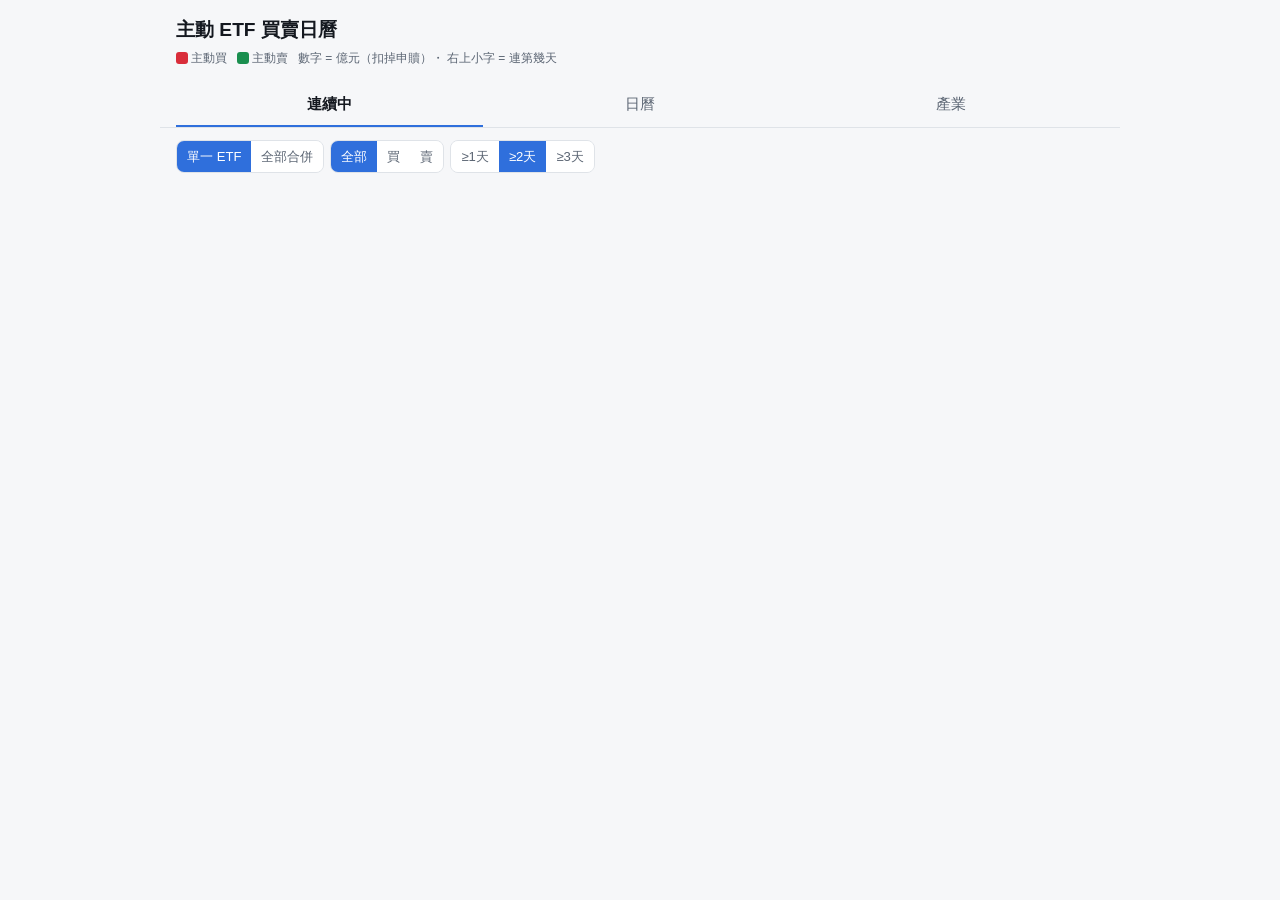
<file: calendar/template.html>
<!doctype html>
<html lang="zh-Hant">
<head>
<meta charset="utf-8">
<meta name="viewport" content="width=device-width,initial-scale=1">
<title>主動 ETF 買賣日曆</title>
<style>
:root{--bg:#f6f7f9;--panel:#fff;--panel2:#f0f2f5;--line:#dfe3e8;--ink:#14181f;--dim:#5b6573;--mute:#8a94a3;
  --buy:#d92d3a;--buy-bg:217,45,58;--sell:#1a8f4f;--sell-bg:26,143,79;--acc:#2f6fdc}
@media (prefers-color-scheme:dark){:root:not([data-theme="light"]){--bg:#0d1117;--panel:#161b22;--panel2:#1f2630;
  --line:#2a323d;--ink:#e6eaf0;--dim:#a2adbb;--mute:#6f7b8b;--buy:#ff6b74;--buy-bg:255,90,100;--sell:#3ccf7f;--sell-bg:50,200,120;--acc:#6aa3ff}}
:root[data-theme="dark"]{--bg:#0d1117;--panel:#161b22;--panel2:#1f2630;--line:#2a323d;--ink:#e6eaf0;--dim:#a2adbb;
  --mute:#6f7b8b;--buy:#ff6b74;--buy-bg:255,90,100;--sell:#3ccf7f;--sell-bg:50,200,120;--acc:#6aa3ff}
*{box-sizing:border-box}
body{margin:0;background:var(--bg);color:var(--ink);font:15px/1.45 -apple-system,BlinkMacSystemFont,"PingFang TC","Noto Sans TC",sans-serif;
  font-feature-settings:"tnum" 1;-webkit-text-size-adjust:100%}
.wrap{max-width:60rem;margin:0 auto;padding:0 16px 80px}
header{padding:16px 0 8px}
h1{font-size:1.2rem;margin:0}
.sub{color:var(--dim);font-size:.8rem;margin-top:4px}
.legend{display:flex;gap:10px;align-items:center;font-size:.75rem;color:var(--dim);margin-top:6px;flex-wrap:wrap}
.sw{display:inline-block;width:12px;height:12px;border-radius:3px;vertical-align:-2px;margin-right:3px}
nav{position:sticky;top:0;z-index:5;background:var(--bg);display:flex;gap:4px;border-bottom:1px solid var(--line);margin:8px -16px 12px;padding:0 16px}
nav button{flex:1;background:none;border:0;border-bottom:2px solid transparent;color:var(--dim);font:inherit;padding:10px 0;cursor:pointer}
nav button.on{color:var(--ink);border-bottom-color:var(--acc);font-weight:600}
.bar{display:flex;gap:6px;flex-wrap:wrap;margin-bottom:10px}
.seg{display:inline-flex;border:1px solid var(--line);border-radius:8px;overflow:hidden}
.seg button{background:var(--panel);border:0;color:var(--dim);font:inherit;font-size:.82rem;padding:6px 10px;cursor:pointer}
.seg button.on{background:var(--acc);color:#fff}
select{font:inherit;font-size:.85rem;padding:6px 8px;border-radius:8px;border:1px solid var(--line);background:var(--panel);color:var(--ink);max-width:100%}
.card{background:var(--panel);border:1px solid var(--line);border-left:4px solid var(--c);border-radius:10px;padding:10px 12px;margin-bottom:8px;cursor:pointer}
.card .top{display:flex;justify-content:space-between;gap:8px;align-items:baseline}
.card .nm{font-weight:600;font-size:1rem}
.card .code{color:var(--mute);font-size:.8rem;margin-left:4px}
.card .run{color:var(--c);font-weight:700;white-space:nowrap}
.card .meta{color:var(--dim);font-size:.8rem;margin-top:2px}
.card .nums{font-size:.85rem;margin-top:4px}
.card .p{font-size:.78rem;color:var(--dim);margin-top:2px}
.amt-b{color:var(--buy)}.amt-s{color:var(--sell)}
.empty{color:var(--mute);text-align:center;padding:30px 0}
.gridwrap{overflow-x:auto;border:1px solid var(--line);border-radius:10px;background:var(--panel)}
table.cal{border-collapse:separate;border-spacing:0;font-size:.72rem}
.cal th,.cal td{padding:0;height:30px;text-align:center;border-bottom:1px solid var(--line)}
.cal thead th{position:sticky;top:0;background:var(--panel2);color:var(--dim);font-weight:500;min-width:42px;padding:0 2px;z-index:2}
.cal .stk{position:sticky;left:0;background:var(--panel);text-align:left;padding:0 8px;min-width:96px;max-width:110px;
  white-space:nowrap;overflow:hidden;text-overflow:ellipsis;z-index:1;border-right:1px solid var(--line);cursor:pointer;font-size:.78rem}
.cal thead .stk{z-index:3;background:var(--panel2)}
.cal .stk small{color:var(--mute)}
.cal tr.grp td{background:var(--panel2);height:24px}
.cal tr.grp td.stk{color:var(--dim);font-weight:600}
.cal td.c{min-width:42px;font-variant-numeric:tabular-nums}
.cal td.c>span{display:block;position:relative;margin:2px;border-radius:4px;line-height:26px;white-space:nowrap}
.cal td.c .r{position:absolute;top:-1px;right:2px;font-size:.55rem;line-height:1;opacity:.85}
.note{font-size:.75rem;color:var(--mute);margin:10px 2px}
#sheet{position:fixed;inset:0;background:rgba(0,0,0,.45);display:none;z-index:20}
#sheet.open{display:block}
#sheet .box{position:absolute;left:0;right:0;bottom:0;max-height:85vh;overflow:auto;background:var(--panel);border-radius:14px 14px 0 0;padding:16px 16px 28px}
#sheet .box{max-width:60rem;margin:0 auto}
.links{display:flex;gap:8px;margin:10px 0}
.links a{flex:1;text-align:center;text-decoration:none;background:var(--acc);color:#fff;border-radius:8px;padding:10px 0;font-weight:600}
.links a.alt{background:var(--panel2);color:var(--ink);border:1px solid var(--line)}
table.det{width:100%;border-collapse:collapse;font-size:.82rem}
.det td,.det th{padding:6px 4px;border-bottom:1px solid var(--line);text-align:left}
.det th{color:var(--dim);font-weight:500}
.det td.n{text-align:right;font-variant-numeric:tabular-nums}
.x{float:right;background:none;border:0;color:var(--dim);font-size:1.4rem;line-height:1;cursor:pointer}
</style>
</head>
<body>
<div class="wrap">
<header>
  <h1>主動 ETF 買賣日曆</h1>
  <div class="sub" id="sub"></div>
  <div class="legend">
    <span><i class="sw" style="background:var(--buy)"></i>主動買</span>
    <span><i class="sw" style="background:var(--sell)"></i>主動賣</span>
    <span>數字 = 億元（扣掉申贖）・ 右上小字 = 連第幾天</span>
  </div>
</header>
<nav>
  <button data-tab="runs" class="on">連續中</button>
  <button data-tab="cal">日曆</button>
  <button data-tab="ind">產業</button>
</nav>

<section id="tab-runs">
  <div class="bar">
    <div class="seg" id="r-level"><button data-v="etf" class="on">單一 ETF</button><button data-v="stk">全部合併</button></div>
    <div class="seg" id="r-dir"><button data-v="0" class="on">全部</button><button data-v="1">買</button><button data-v="-1">賣</button></div>
    <div class="seg" id="r-min"><button data-v="1">≥1天</button><button data-v="2" class="on">≥2天</button><button data-v="3">≥3天</button></div>
  </div>
  <div id="runs"></div>
  <div class="note" id="runs-note"></div>
</section>

<section id="tab-cal" hidden>
  <div class="bar"><select id="c-etf"></select><select id="c-ind"></select></div>
  <div class="gridwrap" id="calwrap"></div>
  <div class="note">點股票名稱看明細和今日走勢。只列出最近這段期間有訊號的股票。</div>
</section>

<section id="tab-ind" hidden>
  <div class="gridwrap" id="indwrap"></div>
  <div class="note">所有主動 ETF 合併、依產業加總的淨主動金額（億）。點產業名稱 → 日曆只看這個產業。</div>
</section>
</div>

<div id="sheet"><div class="box" id="sheetbox"></div></div>

<script>
const D = /*__DATA__*/null;
const $ = s => document.querySelector(s);
const esc = s => String(s).replace(/[&<>"]/g, c => ({"&":"&amp;","<":"&lt;",">":"&gt;",'"':"&quot;"}[c]));
const md = d => d.slice(5).replace("-", "/");
const fmt = x => { if (x == null) return "?"; const a = Math.abs(x);
  const s = a >= 10 ? a.toFixed(0) : a >= 1 ? a.toFixed(1) : a >= 0.01 ? a.toFixed(2).replace(/^0/, "") : "<.01";
  return (x < 0 ? "−" : "+") + s; };
const fmtYi = x => { const a = Math.abs(x);
  return (x < 0 ? "−" : "+") + (a >= 1e8 ? (a / 1e8).toFixed(2) + " 億" : (a / 1e4).toFixed(0) + " 萬"); };
const sfx = m => m === "twse" ? ".TW" : ".TWO";
const yahoo = c => "https://tw.stock.yahoo.com/quote/" + c + sfx((D.stocks[c] || {}).mkt);
const etfName = e => (D.etfs[e] || {}).name || e;
const st = c => D.stocks[c] || {n: c, ind: "未分類", mkt: ""};

function bg(x, sig) {
  const a = Math.abs(x || 0);
  const al = a >= 3 ? .95 : a >= 1 ? .75 : a >= .5 ? .55 : a >= .1 ? .38 : .2;
  return `background:rgba(var(${sig > 0 ? "--buy-bg" : "--sell-bg"}),${al});color:${al >= .55 ? "#fff" : "var(--ink)"}`;
}
function pText(p, sig, run) {
  const [ok, n] = p; if (!n) return "歷史樣本不足";
  const k = run >= 4 ? "≥4" : run;
  return `歷史：連 ${k} 天${sig > 0 ? "買" : "賣"}後，隔天繼續 ${(100 * ok / n).toFixed(0)}%（${ok}/${n}）`;
}

$("#sub").textContent = `最新交易日 ${D.last_day}（持股於隔個交易日早上公布）・ 資料 ${D.first_day} 起 ${D.n_days} 天 ・ 更新 ${D.built}`;

// ---------------- tabs
document.querySelectorAll("nav button").forEach(b => b.onclick = () => showTab(b.dataset.tab));
function showTab(t) {
  document.querySelectorAll("nav button").forEach(x => x.classList.toggle("on", x.dataset.tab === t));
  ["runs", "cal", "ind"].forEach(x => $("#tab-" + x).hidden = x !== t);
  if (t === "cal") renderCal(); if (t === "ind") renderInd();
}
function seg(id, cb) {
  const el = $(id);
  el.querySelectorAll("button").forEach(b => b.onclick = () => {
    el.querySelectorAll("button").forEach(x => x.classList.toggle("on", x === b)); cb(); });
  return () => el.querySelector(".on").dataset.v;
}

// ---------------- 連續中
const rLevel = seg("#r-level", renderRuns), rDir = seg("#r-dir", renderRuns), rMin = seg("#r-min", renderRuns);
function renderRuns() {
  const lvl = rLevel(), dir = +rDir(), mn = +rMin();
  const src = lvl === "etf" ? D.runs_etf : D.runs_stk;
  const xs = src.filter(x => x.run >= mn && (!dir || x.sig === dir));
  $("#runs").innerHTML = xs.length ? xs.map(x => {
    const s = st(x.c), col = x.sig > 0 ? "var(--buy)" : "var(--sell)", cls = x.sig > 0 ? "amt-b" : "amt-s";
    const who = lvl === "etf" ? `${esc(etfName(x.etf))} <span class="code">${x.etf}</span>${x.date !== D.last_day ? ` ・ 資料日 ${md(x.date)}` : ""}`
                              : `${x.nb} 檔買 / ${x.ns} 檔賣`;
    const tag = x.kind === "entry" && x.run === 1 ? "（新建倉）" : "";
    return `<div class="card" style="--c:${col}" data-c="${x.c}">
      <div class="top"><div><span class="nm">${esc(s.n)}</span><span class="code">${x.c}</span></div>
      <div class="run">連 ${x.run} 天${x.sig > 0 ? "買" : "賣"}${tag}</div></div>
      <div class="meta">${esc(s.ind)} ・ ${who}</div>
      <div class="nums">累計 <b class="${cls}">${fmtYi(x.cum)}</b> ・ 最後一天 <span class="${cls}">${fmtYi(x.last)}</span> ・ 自 ${md(x.start)}</div>
      <div class="p">${pText(x.p, x.sig, x.run)}</div></div>`;
  }).join("") : `<div class="empty">目前沒有符合條件的連續買賣</div>`;
  $("#runs").querySelectorAll(".card").forEach(el => el.onclick = () => openSheet(el.dataset.c));
  $("#runs-note").textContent = lvl === "etf"
    ? "單一 ETF：同一檔 ETF 對同一支股票連續幾個交易日同方向調整（缺一天資料就斷）。各投信公布時間不同，慢的會標資料日。"
      + (D.stale.length ? ` 資料落後太久、不列入：${D.stale.map(e => e + " " + etfName(e) + "（停在 " + md(D.etfs[e].latest) + "）").join("、")}。` : "")
    : "全部合併：所有主動 ETF 對同一支股票的淨主動金額，連續幾個交易日同方向。";
}

// ---------------- 日曆
const cEtf = $("#c-etf"), cInd = $("#c-ind");
cEtf.innerHTML = `<option value="">全部合併</option>` + Object.entries(D.etfs)
  .map(([e, m]) => `<option value="${e}">${e} ${esc(m.name)}</option>`).join("");
const inds = [...new Set(Object.values(D.stocks).map(s => s.ind))].sort();
cInd.innerHTML = `<option value="">所有產業</option>` + inds.map(i => `<option>${esc(i)}</option>`).join("");
cEtf.onchange = cInd.onchange = renderCal;

function head(first) {
  return `<thead><tr><th class="stk">${first}</th>${D.days.map(d => `<th>${md(d)}</th>`).join("")}</tr></thead>`;
}
function renderCal() {
  const etf = cEtf.value, ind = cInd.value;
  const by = {};  // code -> {dayIdx: [amt, sig, run]}
  if (etf) for (const [e, c, i, a, s, k, lots, run] of D.cells_etf) { if (e !== etf) continue; (by[c] ||= {})[i] = [a, s, run]; }
  else for (const [c, i, a, nb, ns, run] of D.cells_stk) (by[c] ||= {})[i] = [a, a > 0 ? 1 : -1, run];
  let codes = Object.keys(by).filter(c => !ind || st(c).ind === ind);
  const last = D.days.length - 1;
  const score = c => { const r = by[c]; let s = 0; for (const i in r) s += Math.abs(r[i][0]) * (1 + i / last); return s; };
  const groups = {};
  codes.forEach(c => (groups[st(c).ind] ||= []).push(c));
  const gs = Object.entries(groups).map(([g, cs]) => [g, cs.sort((a, b) => score(b) - score(a)), cs.reduce((t, c) => t + score(c), 0)])
    .sort((a, b) => b[2] - a[2]);
  let h = `<table class="cal">${head("股票")}<tbody>`;
  for (const [g, cs] of gs) {
    h += `<tr class="grp"><td class="stk">${esc(g)}</td><td colspan="${D.days.length}"></td></tr>`;
    for (const c of cs) {
      h += `<tr><td class="stk" data-c="${c}">${esc(st(c).n)} <small>${c}</small></td>`;
      for (let i = 0; i <= last; i++) {
        const v = by[c][i];
        h += v ? `<td class="c"><span style="${bg(v[0], v[1])}">${fmt(v[0])}${v[2] >= 2 ? `<span class="r">${v[2]}</span>` : ""}</span></td>` : `<td class="c"></td>`;
      }
      h += `</tr>`;
    }
  }
  h += `</tbody></table>`;
  $("#calwrap").innerHTML = codes.length ? h : `<div class="empty">這段期間沒有訊號</div>`;
  $("#calwrap").querySelectorAll("td.stk[data-c]").forEach(el => el.onclick = () => openSheet(el.dataset.c));
  $("#calwrap").scrollLeft = 1e6;  // 最新日在最右邊
}

// ---------------- 產業
function renderInd() {
  const by = {};
  for (const [c, i, a] of D.cells_stk) { const g = st(c).ind; (by[g] ||= {})[i] = ((by[g] || {})[i] || 0) + a; }
  const gs = Object.keys(by).sort((a, b) => {
    const t = g => Object.values(by[g]).reduce((s, x) => s + Math.abs(x), 0); return t(b) - t(a); });
  let h = `<table class="cal">${head("產業")}<tbody>`;
  for (const g of gs) {
    h += `<tr><td class="stk" data-g="${esc(g)}">${esc(g)}</td>`;
    for (let i = 0; i < D.days.length; i++) {
      const v = by[g][i];
      h += v ? `<td class="c"><span style="${bg(v, v > 0 ? 1 : -1)}">${fmt(v)}</span></td>` : `<td class="c"></td>`;
    }
    h += `</tr>`;
  }
  $("#indwrap").innerHTML = h + `</tbody></table>`;
  $("#indwrap").querySelectorAll("td.stk").forEach(el => el.onclick = () => {
    cEtf.value = ""; cInd.value = el.dataset.g; showTab("cal"); });
  $("#indwrap").scrollLeft = 1e6;
}

// ---------------- 明細
function openSheet(c) {
  const s = st(c);
  const rows = D.cells_etf.filter(x => x[1] === c).sort((a, b) => b[2] - a[2] || Math.abs(b[3]) - Math.abs(a[3]));
  const kind = k => k === "entry" ? "新建倉" : k === "exit" ? "清倉" : "";
  const runs = D.runs_etf.filter(x => x.c === c);
  $("#sheetbox").innerHTML = `<button class="x" onclick="closeSheet()">×</button>
    <div style="font-size:1.1rem;font-weight:700">${esc(s.n)} <span class="code" style="color:var(--mute);font-weight:400">${c}</span></div>
    <div class="sub">${esc(s.ind)} ・ ${s.mkt === "twse" ? "上市" : s.mkt === "tpex" ? "上櫃" : s.mkt}</div>
    <div class="links"><a href="${yahoo(c)}" target="_blank" rel="noopener">今日走勢</a>
      <a class="alt" href="${yahoo(c)}/technical-analysis" target="_blank" rel="noopener">日K</a></div>
    ${runs.length ? `<div class="sub" style="margin-bottom:8px">${runs.map(x => `${esc(etfName(x.etf))} 連 ${x.run} 天${x.sig > 0 ? "買" : "賣"}`).join(" ・ ")}</div>` : ""}
    <table class="det"><tr><th>日期</th><th>ETF</th><th style="text-align:right">億</th><th style="text-align:right">張</th><th></th></tr>
    ${rows.map(([e, , i, a, sg, k, lots, run]) => `<tr><td>${md(D.days[i])}</td><td>${esc(etfName(e))}</td>
      <td class="n ${sg > 0 ? "amt-b" : "amt-s"}">${fmt(a)}</td><td class="n">${lots > 0 ? "+" : ""}${lots.toLocaleString()}</td>
      <td style="color:var(--mute);font-size:.75rem">${[kind(k), run >= 2 ? "連" + run : ""].filter(Boolean).join(" ")}</td></tr>`).join("")}
    </table>`;
  $("#sheet").classList.add("open");
}
function closeSheet() { $("#sheet").classList.remove("open"); }
$("#sheet").onclick = e => { if (e.target.id === "sheet") closeSheet(); };

renderRuns();
// 從 TG 連結帶 ?c=2330 直接打開該股明細
const q = new URLSearchParams(location.search).get("c");
if (q && D.stocks[q]) openSheet(q);
</script>
</body>
</html>
</file>
